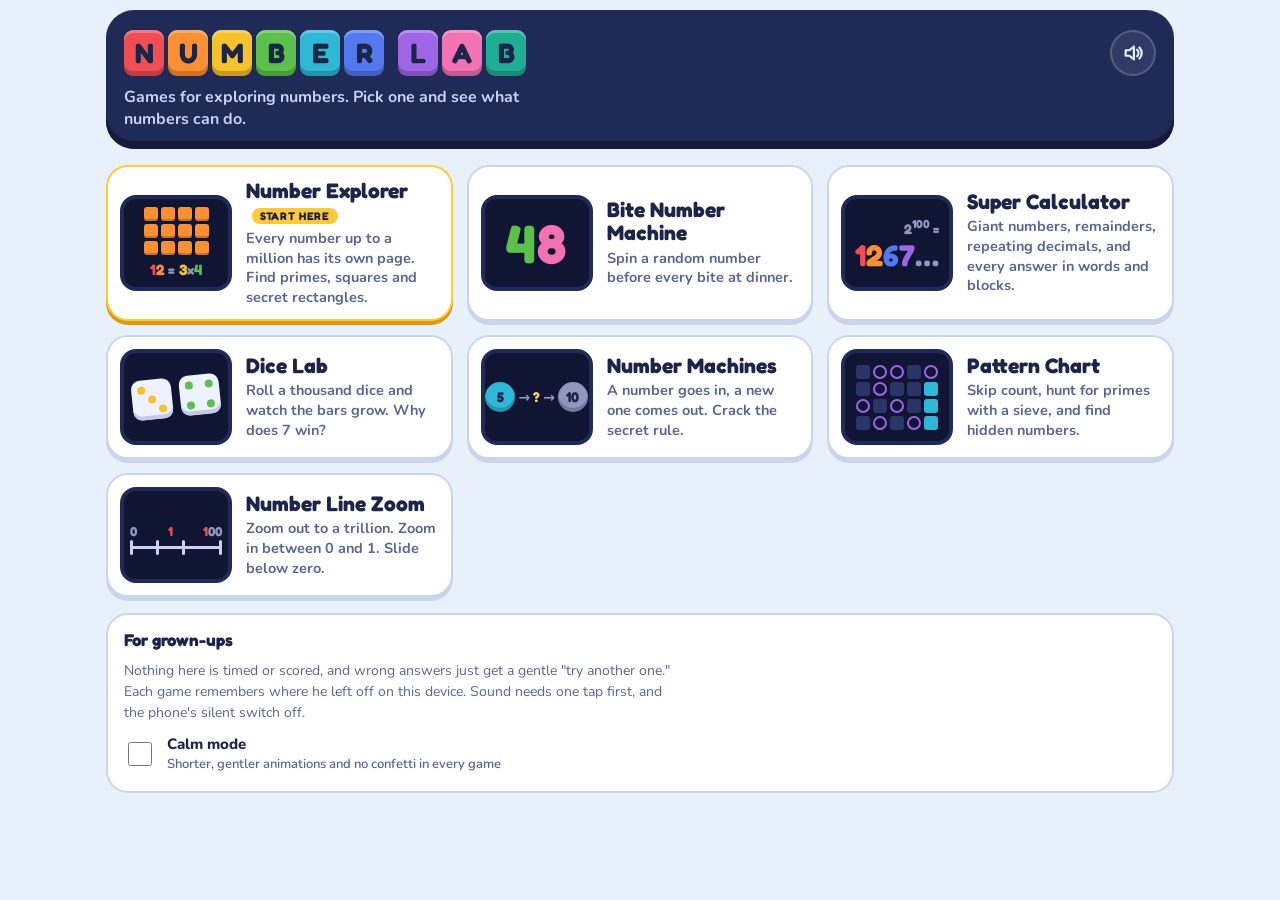
<file: index.html>
<!doctype html>
<html lang="en">
<head>
<meta charset="utf-8">
<meta name="viewport" content="width=device-width, initial-scale=1, viewport-fit=cover">
<meta name="apple-mobile-web-app-capable" content="yes">
<meta name="mobile-web-app-capable" content="yes">
<meta name="apple-mobile-web-app-title" content="Number Lab">
<meta name="theme-color" content="#1f2a57">
<link rel="apple-touch-icon" href="icon-180.png">
<link rel="manifest" href="manifest.webmanifest">
<link rel="icon" type="image/png" href="icon-192.png">
<title>Number Lab</title>
<link rel="preconnect" href="https://fonts.googleapis.com">
<link rel="preconnect" href="https://fonts.gstatic.com" crossorigin>
<link rel="stylesheet" href="https://fonts.googleapis.com/css2?family=Fredoka:wght@500;600;700&family=Nunito:wght@500;700;800&display=swap">
<link rel="stylesheet" href="shared/app.css">
<style>
  /* Home: a title band in machine navy with the name in colored blocks, then a grid of game cards.
     Each card has a small drawn preview of its game in a navy window. */
  .hero { background: var(--machine); color: var(--window-fg); border-radius: 28px; padding: 20px 18px 18px;
    box-shadow: inset 0 -8px 0 var(--machine-edge); display: grid; gap: 10px; position: relative; }
  .hero-row { display: flex; align-items: center; gap: 12px; }
  .title { flex: 1; min-width: 0; display: flex; flex-wrap: wrap; gap: 6px 14px; align-items: center; }
  .word { display: flex; gap: 4px; }
  .word b { width: 40px; height: 46px; border-radius: 9px; display: grid; place-items: center; background: var(--c);
    color: #1c2448; font-family: var(--font-display); font-weight: 700; font-size: 28px; box-shadow: inset 0 -5px 0 rgba(0,0,0,.2), inset 0 3px 0 rgba(255,255,255,.25); }
  .hero p { margin: 0; color: #c9d1f5; font-weight: 700; font-size: 16px; max-width: 46ch; }
  .hero .nl-round { background: rgba(255,255,255,.08); border-color: rgba(255,255,255,.18); color: var(--window-fg); }
  .hero .nl-round[aria-pressed="false"] { color: #8e98bf; }
  .count { font-family: var(--font-display); font-weight: 600; color: #ffd95c; }

  .games { display: grid; gap: 14px; grid-template-columns: repeat(auto-fill, minmax(min(100%, 300px), 1fr)); }
  .game { display: grid; grid-template-columns: 112px minmax(0, 1fr); gap: 14px; align-items: center; text-decoration: none; color: var(--fg);
    background: var(--surface); border: 2px solid var(--line); border-radius: 22px; padding: 12px; box-shadow: 0 4px 0 var(--line);
    transition: transform .06s, box-shadow .06s; }
  .game:active { transform: translateY(4px); box-shadow: 0 0 0 var(--line); }
  .game h2 { font-size: 21px; }
  .game p { margin: 4px 0 0; color: var(--muted); font-weight: 700; font-size: 14.5px; line-height: 1.35; }
  .pic { width: 112px; height: 96px; border-radius: 16px; background: var(--window); border: 4px solid var(--machine);
    display: grid; place-items: center; overflow: hidden; position: relative; font-family: var(--font-display); font-weight: 700; }
  .feature { border-color: var(--button); box-shadow: 0 4px 0 var(--button-edge); }
  .feature:active { box-shadow: 0 0 0 var(--button-edge); }
  .tag { display: inline-block; font-size: 11px; font-weight: 800; letter-spacing: .06em; text-transform: uppercase; background: var(--button); color: var(--button-fg);
    padding: 2px 8px; border-radius: 999px; vertical-align: middle; margin-left: 6px; }

  /* tiny previews */
  .p-big { font-size: 54px; line-height: 1; letter-spacing: .02em; }
  .p-arr { display: grid; grid-template-columns: repeat(4, 14px); gap: 3px; }
  .p-arr i, .p-grid i { width: 14px; height: 14px; border-radius: 3px; background: var(--d2); box-shadow: inset 0 -2px 0 rgba(0,0,0,.2); }
  .p-ex { display: grid; gap: 4px; justify-items: center; }
  .p-ex span { font-size: 15px; }
  .die { width: 40px; height: 40px; border-radius: 9px; background: #eef1ff; display: grid; grid-template: repeat(3, 1fr) / repeat(3, 1fr); padding: 5px; box-shadow: inset 0 -4px 0 #c3cae8; }
  .die i { width: 8px; height: 8px; border-radius: 50%; background: var(--c); place-self: center; }
  .dice { display: flex; gap: 8px; transform: rotate(-6deg); }
  .ball { width: 30px; height: 30px; border-radius: 50%; display: grid; place-items: center; background: var(--c); color: #1c2448; font-size: 14px; box-shadow: inset 0 -4px 0 rgba(0,0,0,.2); }
  .p-mach { display: flex; align-items: center; gap: 3px; color: #8e98bf; font-size: 14px; }
  .p-grid { display: grid; grid-template-columns: repeat(5, 14px); gap: 3px; }
  .p-grid i { background: #2a3566; box-shadow: none; }
  .p-grid i.on { background: var(--d5); }
  .p-grid i.pr { background: transparent; box-shadow: inset 0 0 0 2px var(--d7); border-radius: 50%; }
  .p-calc { display: grid; justify-items: end; gap: 2px; padding: 0 10px; width: 100%; }
  .p-calc small { color: #8e98bf; font-size: 14px; }
  .p-calc span { font-size: 30px; line-height: 1; }
  .p-line { width: 92px; display: grid; gap: 6px; }
  .p-line .ln { height: 3px; background: #c9d1f5; border-radius: 2px; position: relative; }
  .p-line .ln i { position: absolute; top: -6px; width: 3px; height: 15px; background: #c9d1f5; border-radius: 2px; }
  .p-line .lb { display: flex; justify-content: space-between; font-size: 13px; }

  .grown { color: var(--muted); font-size: 14px; line-height: 1.5; display: grid; gap: 10px; }
  .grown h2 { font-size: 17px; color: var(--fg); }
  .grown p { margin: 0; max-width: 70ch; }
  .opt { display: flex; align-items: center; gap: 12px; font-weight: 800; color: var(--fg); font-size: 15px; }
  .opt input { width: 24px; height: 24px; accent-color: var(--d6); }
  .opt small { display: block; color: var(--muted); font-weight: 600; font-size: 13px; }
</style>
</head>
<body>
<div class="nl-app">
  <section class="hero" aria-label="Number Lab">
    <div class="hero-row">
      <h1 class="title" aria-label="Number Lab">
        <span class="word" aria-hidden="true"><b style="--c:var(--d1)">N</b><b style="--c:var(--d2)">U</b><b style="--c:var(--d3)">M</b><b style="--c:var(--d4)">B</b><b style="--c:var(--d5)">E</b><b style="--c:var(--d6)">R</b></span>
        <span class="word" aria-hidden="true"><b style="--c:var(--d7)">L</b><b style="--c:var(--d8)">A</b><b style="--c:var(--d9)">B</b></span>
      </h1>
      <button class="nl-round nl-sound" aria-label="Sound"></button>
    </div>
    <p>Games for exploring numbers. Pick one and see what numbers can do.</p>
  </section>

  <nav class="games" aria-label="Games">
    <a class="game feature" href="explorer.html">
      <div class="pic" aria-hidden="true"><div class="p-ex"><div class="p-arr"><i></i><i></i><i></i><i></i><i></i><i></i><i></i><i></i><i></i><i></i><i></i><i></i></div><span class="nl-digits"><span style="--c:var(--d1)">1</span><span style="--c:var(--d2)">2</span> <span style="color:#8e98bf">=</span> <span style="--c:var(--d3)">3</span><span style="color:#8e98bf">×</span><span style="--c:var(--d4)">4</span></span></div></div>
      <div><h2>Number Explorer<span class="tag">Start here</span></h2><p>Every number up to a million has its own page. Find primes, squares and secret rectangles.</p></div>
    </a>
    <a class="game" href="bite.html">
      <div class="pic" aria-hidden="true"><span class="p-big nl-digits"><span style="--c:var(--d4)">4</span><span style="--c:var(--d8)">8</span></span></div>
      <div><h2>Bite Number Machine</h2><p>Spin a random number before every bite at dinner.</p></div>
    </a>
    <a class="game" href="calc.html">
      <div class="pic" aria-hidden="true"><div class="p-calc"><small>2<sup>100</sup> =</small><span class="nl-digits"><span style="--c:var(--d1)">1</span><span style="--c:var(--d2)">2</span><span style="--c:var(--d6)">6</span><span style="--c:var(--d7)">7</span><span style="color:#8e98bf">…</span></span></div></div>
      <div><h2>Super Calculator</h2><p>Giant numbers, remainders, repeating decimals, and every answer in words and blocks.</p></div>
    </a>
    <a class="game" href="dice.html">
      <div class="pic" aria-hidden="true"><div class="dice">
        <div class="die" style="--c:var(--d3)"><i style="grid-area:1/1"></i><i style="grid-area:2/2"></i><i style="grid-area:3/3"></i></div>
        <div class="die" style="--c:var(--d4)"><i style="grid-area:1/1"></i><i style="grid-area:1/3"></i><i style="grid-area:3/1"></i><i style="grid-area:3/3"></i></div>
      </div></div>
      <div><h2>Dice Lab</h2><p>Roll a thousand dice and watch the bars grow. Why does 7 win?</p></div>
    </a>
    <a class="game" href="machines.html">
      <div class="pic" aria-hidden="true"><div class="p-mach"><span class="ball" style="--c:var(--d5)">5</span>→<span style="color:#ffd95c">?</span>→<span class="ball" style="--c:var(--d0)">10</span></div></div>
      <div><h2>Number Machines</h2><p>A number goes in, a new one comes out. Crack the secret rule.</p></div>
    </a>
    <a class="game" href="chart.html">
      <div class="pic" aria-hidden="true"><div class="p-grid">
        <i></i><i class="pr"></i><i class="pr"></i><i></i><i class="on pr"></i>
        <i></i><i class="pr"></i><i></i><i></i><i class="on"></i>
        <i class="pr"></i><i></i><i class="pr"></i><i></i><i class="on"></i>
        <i></i><i class="pr"></i><i></i><i class="pr"></i><i class="on"></i>
      </div></div>
      <div><h2>Pattern Chart</h2><p>Skip count, hunt for primes with a sieve, and find hidden numbers.</p></div>
    </a>
    <a class="game" href="zoom.html">
      <div class="pic" aria-hidden="true"><div class="p-line">
        <div class="lb nl-digits"><span style="--c:var(--d0)">0</span><span style="--c:var(--d1)">1</span><span><span style="--c:var(--d1)">1</span><span style="--c:var(--d0)">0</span><span style="--c:var(--d0)">0</span></span></div>
        <div class="ln"><i style="left:0"></i><i style="left:28%"></i><i style="left:56%"></i><i style="left:calc(100% - 3px)"></i></div>
      </div></div>
      <div><h2>Number Line Zoom</h2><p>Zoom out to a trillion. Zoom in between 0 and 1. Slide below zero.</p></div>
    </a>
  </nav>

  <section class="nl-card grown" aria-labelledby="grownTitle">
    <h2 id="grownTitle">For grown-ups</h2>
    <p>Nothing here is timed or scored, and wrong answers just get a gentle "try another one." Each game remembers where he left off on this device. Sound needs one tap first, and the phone's silent switch off.</p>
    <label class="opt"><input type="checkbox" id="calm"><span>Calm mode<small>Shorter, gentler animations and no confetti in every game</small></span></label>
  </section>
</div>
<script src="shared/app.js"></script>
<script>
(() => {
  "use strict";
  const calm = document.getElementById("calm");
  calm.checked = !!NL.settings.calm;
  calm.addEventListener("change", () => { NL.settings.calm = calm.checked; NL.saveSettings(); });
  document.querySelectorAll(".game").forEach((a, i) => a.addEventListener("pointerdown", () => NL.sfx.blip(i)));
})();
</script>
</body>
</html>
</file>
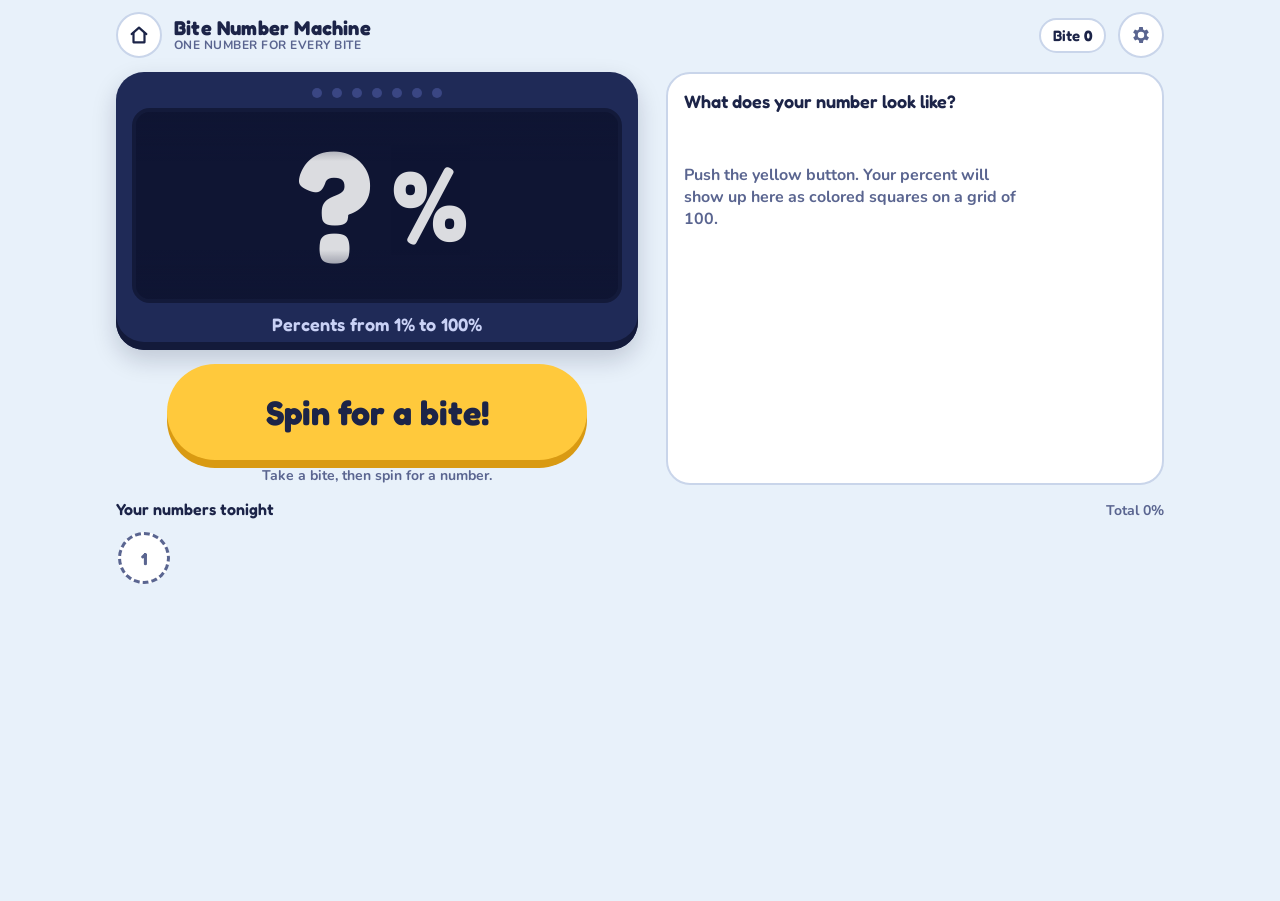
<file: bite.html>
<!doctype html>
<html lang="en">
<head>
<meta charset="utf-8">
<meta name="viewport" content="width=device-width, initial-scale=1, viewport-fit=cover">
<meta name="apple-mobile-web-app-capable" content="yes">
<meta name="mobile-web-app-capable" content="yes">
<meta name="theme-color" content="#1f2a57">
<link rel="apple-touch-icon" href="icon-180.png">
<link rel="manifest" href="manifest.webmanifest">
<link rel="icon" type="image/png" href="icon-192.png">
<style>:root{padding-top:env(safe-area-inset-top,0px);padding-bottom:env(safe-area-inset-bottom,0px)}body{margin:0}</style>
<title>Bite Number Machine · Number Lab</title>
<meta name="claude:viewport-fit-sides" content="cover">
<link rel="preconnect" href="https://fonts.googleapis.com">
<link rel="preconnect" href="https://fonts.gstatic.com" crossorigin>
<link rel="stylesheet" href="https://fonts.googleapis.com/css2?family=Fredoka:wght@500;600;700&family=Nunito:wght@500;700;800&display=swap">
<style>
/* Layout: one-screen dinner app. Machine window + big button on top, place-value blocks and number facts under it,
   bite plates along the bottom. Two columns on wide screens. The machine itself is always dark navy so the
   colored digits glow the same in both themes. */
:root {
  --bg: #e8f1fa;
  --surface: #ffffff;
  --fg: #1c2448;
  --muted: #5a6590;
  --line: #c9d5ea;
  --machine: #1f2a57;
  --machine-edge: #131a3a;
  --window: #0f1533;
  --button: #ffc93c;
  --button-edge: #d99a12;
  --button-fg: #1c2448;
  --good: #2f9e6e;
  --d0: #8e98bf; --d1: #f04d54; --d2: #ff8f33; --d3: #f7c22c; --d4: #5cc14a;
  --d5: #2fb7d6; --d6: #5478ed; --d7: #9e66e6; --d8: #f272b3; --d9: #1fae94;
  --font-display: "Fredoka", "Nunito", ui-rounded, "Arial Rounded MT Bold", system-ui, sans-serif;
  --font-body: "Nunito", ui-rounded, system-ui, -apple-system, "Segoe UI", sans-serif;
}
@media (prefers-color-scheme: dark) {
  :root:not([data-theme="light"]) {
    --bg: #0e1430; --surface: #182044; --fg: #eef1ff; --muted: #a2abd4; --line: #2c3766;
    --machine: #27336a; --machine-edge: #0a0f26; --window: #090d22;
    --button: #ffc93c; --button-edge: #b47d0a; --button-fg: #1c2448; --good: #4cc792;
    color-scheme: dark;
  }
}
:root[data-theme="dark"] {
  --bg: #0e1430; --surface: #182044; --fg: #eef1ff; --muted: #a2abd4; --line: #2c3766;
  --machine: #27336a; --machine-edge: #0a0f26; --window: #090d22;
  --button: #ffc93c; --button-edge: #b47d0a; --button-fg: #1c2448; --good: #4cc792;
  color-scheme: dark;
}

html, body { height: 100%; }
[hidden] { display: none !important; }
body {
  background: var(--bg); color: var(--fg); font-family: var(--font-body); font-size: 16px;
  -webkit-tap-highlight-color: transparent; overscroll-behavior: none;
}
* { box-sizing: border-box; }
button { font: inherit; color: inherit; }
button:focus-visible, [tabindex]:focus-visible { outline: 3px solid var(--d6); outline-offset: 3px; }

.app {
  min-height: 100%; max-width: 1080px; margin: 0 auto;
  padding-left: max(16px, env(safe-area-inset-left, 0px));
  padding-right: max(16px, env(safe-area-inset-right, 0px));
  padding-block: 12px 20px;
  display: grid; gap: 14px;
  grid-template-columns: 1fr;
  grid-template-areas: "top" "machine" "go" "blocks" "plates";
  align-content: start;
}
@media (min-width: 860px) {
  .app {
    grid-template-columns: minmax(0, 1.05fr) minmax(0, 1fr);
    grid-template-areas: "top top" "machine blocks" "go blocks" "plates plates";
    column-gap: 28px;
  }
}

/* top bar */
.top { grid-area: top; display: flex; align-items: center; gap: 12px; }
.brand { font-family: var(--font-display); font-weight: 700; font-size: 20px; letter-spacing: 0.01em; line-height: 1.1; flex: 1; min-width: 0; }
.brand small { display: block; font-family: var(--font-body); font-weight: 700; font-size: 12px; color: var(--muted); letter-spacing: 0.04em; text-transform: uppercase; }
.stat { font-family: var(--font-display); font-weight: 600; font-size: 15px; background: var(--surface); border: 2px solid var(--line); border-radius: 999px; padding: 6px 12px; white-space: nowrap; font-variant-numeric: tabular-nums; }
.stat b { font-weight: 700; }
.gear {
  position: relative; width: 46px; height: 46px; border-radius: 50%; border: 2px solid var(--line);
  background: var(--surface); display: grid; place-items: center; cursor: pointer; flex: none; touch-action: none;
}
.gear svg.cog { width: 22px; height: 22px; fill: var(--muted); }
.gear svg.ring { position: absolute; inset: -2px; width: 46px; height: 46px; transform: rotate(-90deg); pointer-events: none; }
.gear svg.ring circle { fill: none; stroke: var(--d6); stroke-width: 4; stroke-dasharray: 132; stroke-dashoffset: 132; }

/* the machine */
.machine {
  grid-area: machine; background: var(--machine); border-radius: 28px; padding: 16px 16px 14px;
  box-shadow: inset 0 -8px 0 var(--machine-edge), 0 10px 24px rgba(10, 16, 50, 0.18);
  display: grid; gap: 10px; position: relative;
}
.lights { display: flex; justify-content: center; gap: 10px; }
.lights i { width: 10px; height: 10px; border-radius: 50%; background: #3a4683; transition: background 0.2s; }
.machine.spinning .lights i { animation: blink 0.5s steps(2) infinite; }
.lights i:nth-child(2n) { animation-delay: 0.25s !important; }
@keyframes blink { 0% { background: #ffd95c; box-shadow: 0 0 10px #ffd95c; } 100% { background: #3a4683; box-shadow: none; } }
.machine.won .lights i { background: #ffd95c; box-shadow: 0 0 10px #ffd95c; }

.window {
  background: var(--window); border-radius: 18px; border: 4px solid var(--machine-edge);
  display: flex; justify-content: center; align-items: center; padding: 6px 10px; overflow: hidden;
  cursor: pointer; position: relative;
}
.window::before, .window::after { /* soft shading top and bottom like a real reel window */
  content: ""; position: absolute; left: 0; right: 0; height: 26%; pointer-events: none; z-index: 2;
}
.window::before { top: 0; background: linear-gradient(var(--window), transparent); }
.window::after { bottom: 0; background: linear-gradient(transparent, var(--window)); }
.reels { display: flex; font-family: var(--font-display); font-weight: 700; font-size: clamp(84px, 27vw, 156px); line-height: 1; }
.reel { height: 1.12em; width: 0.64em; overflow: hidden; position: relative; transition: width 0.28s ease, opacity 0.28s ease; }
.reel.collapsed { width: 0; opacity: 0; }
.strip { position: absolute; left: 0; right: 0; top: 0; will-change: transform; }
.cell { height: 1.12em; display: flex; align-items: center; justify-content: center; font-variant-numeric: tabular-nums; }
.cell.q { color: #ffffff; opacity: 0.85; }
.pctsign { display: none; font-family: var(--font-display); font-weight: 700; font-size: clamp(54px, 17vw, 100px); line-height: 1; color: #ffffff; opacity: 0.85; padding-left: 0.06em; }
.window.pct .pctsign { display: block; }
.window.pct.wide .reels { font-size: clamp(70px, 20vw, 136px); }
.window.pct.wide .pctsign { font-size: clamp(46px, 13vw, 88px); }
.readout { text-align: center; color: #c9d1f5; font-family: var(--font-display); font-weight: 600; font-size: 18px; min-height: 1.3em; letter-spacing: 0.01em; }

/* the big button */
.go { grid-area: go; display: grid; justify-items: center; gap: 6px; }
.big {
  position: relative; width: min(100%, 420px); height: 96px; border: none; border-radius: 999px; cursor: pointer;
  background: var(--button); color: var(--button-fg); font-family: var(--font-display); font-weight: 700; font-size: 34px;
  box-shadow: 0 8px 0 var(--button-edge); transform: translateY(0); transition: transform 0.06s, box-shadow 0.06s;
  overflow: hidden; touch-action: manipulation; user-select: none; -webkit-user-select: none;
}
.big:active:not([disabled]) { transform: translateY(6px); box-shadow: 0 2px 0 var(--button-edge); }
.big[disabled] { cursor: default; }
.big .fill { position: absolute; inset: 0; background: rgba(28, 36, 72, 0.16); transform-origin: left; transform: scaleX(0); }
.big .label { position: relative; z-index: 1; }
.big.wait { background: #ffe39a; box-shadow: 0 8px 0 #e3bd5c; }
.hint { font-size: 14px; color: var(--muted); font-weight: 700; text-align: center; }
@keyframes wiggle { 0%,100% { transform: rotate(0); } 25% { transform: rotate(-3deg); } 75% { transform: rotate(3deg); } }
.big.ready { animation: wiggle 0.4s ease 2; }

/* blocks + facts */
.blocks { grid-area: blocks; background: var(--surface); border: 2px solid var(--line); border-radius: 24px; padding: 16px; display: grid; gap: 14px; align-content: start; min-width: 0; }
.blocks h2 { margin: 0; font-family: var(--font-display); font-weight: 600; font-size: 18px; text-wrap: balance; }
.blocks h2 span { font-weight: 700; }
.groups { display: flex; flex-wrap: wrap; gap: 18px 22px; align-items: flex-end; min-height: 120px; }
.group { display: grid; gap: 8px; justify-items: start; }
.group .cap { font-family: var(--font-display); font-weight: 600; font-size: 16px; }
.flats { display: flex; flex-wrap: wrap; gap: 6px; max-width: 290px; }
.flat { width: 66px; height: 66px; border-radius: 5px; background-color: var(--c);
  background-image: linear-gradient(rgba(0,0,0,.16) 1px, transparent 1px), linear-gradient(90deg, rgba(0,0,0,.16) 1px, transparent 1px);
  background-size: 6.6px 6.6px; box-shadow: inset 0 -3px 0 rgba(0,0,0,.18); }
.rods { display: grid; gap: 5px; }
.rod { display: grid; grid-template-columns: repeat(10, 14px); gap: 2px; padding: 2px; border-radius: 5px; background: rgba(0,0,0,.12); }
.rod i { height: 14px; border-radius: 3px; background: var(--c); box-shadow: inset 0 -2px 0 rgba(0,0,0,.18); }
.frame { display: grid; grid-template-columns: repeat(5, 38px); grid-auto-rows: 38px; gap: 5px; }
.slot { border-radius: 8px; border: 2px dashed var(--line); position: relative; }
.slot.on { border: none; background: var(--c); box-shadow: inset 0 -5px 0 rgba(0,0,0,.18), inset 0 3px 0 rgba(255,255,255,.28); }
.slot.on::after { /* little face on each cube */
  content: ""; position: absolute; left: 10px; right: 10px; top: 12px; height: 5px;
  background: radial-gradient(circle at 3px 2.5px, #1c2448 2.5px, transparent 3px), radial-gradient(circle at calc(100% - 3px) 2.5px, #1c2448 2.5px, transparent 3px);
}
.grids { display: flex; flex-wrap: wrap; gap: 10px; align-items: flex-end; }
.hgrid { display: grid; grid-template-columns: repeat(10, var(--cs)); grid-auto-rows: var(--cs); gap: var(--cg); padding: var(--cg); border-radius: 8px; background: var(--bg); border: 2px solid var(--line); --cs: 22px; --cg: 3px; }
.hgrid.small { --cs: 6px; --cg: 1px; border-radius: 5px; }
.hgrid i { border-radius: 3px; background: transparent; box-shadow: inset 0 0 0 1px var(--line); }
.hgrid.small i { border-radius: 1px; }
.hgrid i.on { background: var(--c); box-shadow: inset 0 -2px 0 rgba(0,0,0,.18); }
.hgrid.small i.on { box-shadow: none; }
.empty { color: var(--muted); font-weight: 700; font-size: 16px; max-width: 34ch; }
.facts { display: flex; flex-wrap: wrap; gap: 8px; }
.fact { font-family: var(--font-display); font-weight: 600; font-size: 16px; padding: 7px 12px; border-radius: 12px; background: var(--bg); border: 2px solid var(--line); font-variant-numeric: tabular-nums; }
.fact.star { border-color: var(--d3); }

/* bite plates */
.plates { grid-area: plates; display: grid; gap: 8px; min-width: 0; }
.plates-head { display: flex; justify-content: space-between; align-items: baseline; gap: 12px; }
.plates-head h3 { margin: 0; font-family: var(--font-display); font-weight: 600; font-size: 16px; }
.plates-head span { color: var(--muted); font-weight: 700; font-size: 14px; }
.plate-row { display: flex; gap: 8px; overflow-x: auto; padding: 4px 2px 8px; scrollbar-width: thin; }
.plate {
  flex: none; width: 52px; height: 52px; border-radius: 50%; background: var(--surface); border: 3px solid var(--line);
  display: grid; place-items: center; font-family: var(--font-display); font-weight: 700; font-size: 17px; font-variant-numeric: tabular-nums;
}
.plate.pct4 { font-size: 14px; }
.plate.pct5 { font-size: 12px; }
.plate.full { border-color: var(--c); background: var(--c); color: #1c2448; }
.plate.bonus { border-style: dashed; }
.plate.next { border-style: dashed; border-color: var(--muted); }

/* parent panel + celebration */
.sheet-wrap { position: fixed; inset: 0; background: rgba(8, 12, 32, 0.55); display: grid; place-items: end center; z-index: 20;
  padding: 16px max(12px, env(safe-area-inset-right, 0px)) max(12px, env(safe-area-inset-bottom, 0px)) max(12px, env(safe-area-inset-left, 0px)); }
@media (min-width: 640px) { .sheet-wrap { place-items: center; } }
.sheet { width: min(100%, 560px); max-height: 100%; overflow-y: auto; background: var(--surface); color: var(--fg); border-radius: 24px; padding: 20px; display: grid; gap: 18px; }
.sheet h2 { margin: 0; font-family: var(--font-display); font-weight: 700; font-size: 24px; }
.row { display: grid; gap: 8px; }
.row > label, .row > .lab { font-weight: 800; font-size: 15px; }
.row p { margin: 0; color: var(--muted); font-size: 14px; line-height: 1.45; }
.seg { display: flex; flex-wrap: wrap; gap: 6px; }
.seg button { border: 2px solid var(--line); background: var(--bg); border-radius: 12px; padding: 9px 13px; font-weight: 800; font-size: 15px; cursor: pointer; font-variant-numeric: tabular-nums; }
.seg button[aria-pressed="true"] { background: var(--fg); color: var(--surface); border-color: var(--fg); }
.toggles { display: grid; gap: 10px; }
.toggle { display: flex; align-items: center; justify-content: space-between; gap: 12px; font-weight: 700; }
.toggle small { display: block; color: var(--muted); font-weight: 600; font-size: 13px; }
.toggle input { width: 46px; height: 28px; accent-color: var(--d6); flex: none; }
.actions { display: flex; flex-wrap: wrap; gap: 10px; }
.btn { border: 2px solid var(--line); background: var(--bg); border-radius: 14px; padding: 11px 16px; font-weight: 800; font-size: 15px; cursor: pointer; }
.btn.primary { background: var(--fg); color: var(--surface); border-color: var(--fg); }
.howto { margin: 0; padding-left: 20px; color: var(--muted); font-size: 14px; line-height: 1.5; display: grid; gap: 4px; }

.party { text-align: center; justify-items: center; }
.party .big-word { font-family: var(--font-display); font-weight: 700; font-size: 40px; line-height: 1.05; text-wrap: balance; }
.party-stats { display: grid; grid-template-columns: repeat(2, minmax(0, 1fr)); gap: 10px; width: 100%; }
.party-stats div { background: var(--bg); border-radius: 16px; padding: 10px; }
.party-stats b { display: block; font-family: var(--font-display); font-size: 34px; font-variant-numeric: tabular-nums; }
.party-stats span { color: var(--muted); font-weight: 700; font-size: 13px; text-transform: uppercase; letter-spacing: 0.05em; }
canvas.confetti { position: fixed; inset: 0; width: 100%; height: 100%; pointer-events: none; z-index: 30; }
.sr { position: absolute; width: 1px; height: 1px; overflow: hidden; clip: rect(0 0 0 0); white-space: nowrap; }

@media (prefers-reduced-motion: reduce) { .reel { transition: none; } .big.ready { animation: none; } .machine.spinning .lights i { animation: none; } }
.homebtn { width: 46px; height: 46px; border-radius: 50%; border: 2px solid var(--line); background: var(--surface); display: grid; place-items: center; flex: none; color: var(--fg); }
.homebtn svg { width: 22px; height: 22px; fill: none; stroke: currentColor; stroke-width: 2.4; stroke-linecap: round; stroke-linejoin: round; }
</style>

</head>
<body>
<div class="app" id="app">
  <header class="top">
    <a class="homebtn" href="./" aria-label="Back to Number Lab"><svg viewBox="0 0 24 24" aria-hidden="true"><path d="M4 11l8-7 8 7"/><path d="M6 10v10h12V10"/></svg></a>
    <div class="brand">Bite Number Machine<small>One number for every bite</small></div>
    <div class="stat" id="stat">Bite <b id="biteNo">0</b></div>
    <button class="gear" id="gear" aria-label="Grown-up settings. Press and hold.">
      <svg class="cog" viewBox="0 0 24 24" aria-hidden="true"><path d="M19.4 13a7.6 7.6 0 0 0 0-2l2.1-1.6-2-3.4-2.5 1a7.4 7.4 0 0 0-1.7-1L15 3.3h-4l-.4 2.7a7.4 7.4 0 0 0-1.7 1l-2.5-1-2 3.4L6.6 11a7.6 7.6 0 0 0 0 2l-2.1 1.6 2 3.4 2.5-1a7.4 7.4 0 0 0 1.7 1l.4 2.7h4l.4-2.7a7.4 7.4 0 0 0 1.7-1l2.5 1 2-3.4zM13 15.5a3.5 3.5 0 1 1 0-7 3.5 3.5 0 0 1 0 7z" transform="translate(-1 0)"/></svg>
      <svg class="ring" viewBox="0 0 46 46" aria-hidden="true"><circle cx="23" cy="23" r="21"/></svg>
    </button>
  </header>

  <section class="machine" id="machine" aria-label="Number machine">
    <div class="lights" aria-hidden="true"><i></i><i></i><i></i><i></i><i></i><i></i><i></i></div>
    <div class="window" id="window" title="Tap to hear the number again"><div class="reels" id="reels"></div><div class="pctsign" id="pctSign" aria-hidden="true">%</div></div>
    <div class="readout" id="readout">Numbers 1 to 100</div>
  </section>

  <div class="go">
    <button class="big" id="big"><span class="fill" id="fill"></span><span class="label" id="bigLabel">Spin for a bite!</span></button>
    <div class="hint" id="hint">Take a bite, then spin for the next number.</div>
  </div>

  <section class="blocks" id="blocks" aria-live="polite">
    <h2 id="blocksTitle">What does your number look like?</h2>
    <div class="groups" id="groups"></div>
    <div class="facts" id="facts"></div>
  </section>

  <section class="plates">
    <div class="plates-head"><h3 id="platesTitle">Your numbers tonight</h3><span id="total">Total 0</span></div>
    <div class="plate-row" id="plateRow"></div>
  </section>
</div>
<div class="sr" aria-live="assertive" id="sr"></div>

<div class="sheet-wrap" id="parentWrap" hidden>
  <div class="sheet" role="dialog" aria-modal="true" aria-labelledby="parentTitle">
    <h2 id="parentTitle">Grown-up settings</h2>
    <div class="row">
      <span class="lab">Numbers from</span>
      <div class="seg" id="segMax">
        <button data-v="10">1–10</button><button data-v="20">1–20</button><button data-v="100">1–100</button><button data-v="1000">1–1000</button>
      </div>
    </div>
    <div class="row">
      <span class="lab">Bites this dinner</span>
      <div class="seg" id="segGoal">
        <button data-v="0">No goal</button><button data-v="5">5</button><button data-v="10">10</button><button data-v="15">15</button><button data-v="20">20</button><button data-v="30">30</button>
      </div>
      <p>With a goal, the plates fill up and there's a party at the end. He can keep spinning after that; extra bites count as bonus bites.</p>
    </div>
    <div class="row">
      <span class="lab">Wait between bites</span>
      <div class="seg" id="segWait">
        <button data-v="0">Off</button><button data-v="5">5 s</button><button data-v="10">10 s</button><button data-v="15">15 s</button><button data-v="20">20 s</button>
      </div>
      <p>The button fills up while he chews, then says "Ready!" Helps slow down fast eating.</p>
    </div>
    <div class="toggles">
      <label class="toggle"><span>Show as percentages<small>48 becomes 48%, shown on a grid of 100 squares</small></span><input type="checkbox" id="optPercent"></label>
      <label class="toggle"><span>Say the number out loud</span><input type="checkbox" id="optVoice"></label>
      <label class="toggle"><span>Machine sounds</span><input type="checkbox" id="optSound"></label>
      <label class="toggle"><span>Calm mode<small>Shorter, gentler spins and no confetti</small></span><input type="checkbox" id="optCalm"></label>
      <label class="toggle"><span>No repeats in a row<small>Never the same number twice in a row</small></span><input type="checkbox" id="optNoRepeat"></label>
    </div>
    <div class="actions">
      <button class="btn" id="undo">Undo last bite</button>
      <button class="btn" id="newMeal">Start a new dinner</button>
      <button class="btn primary" id="closeParent">Done</button>
    </div>
    <ol class="howto">
      <li>Prop the phone up where he can reach it. The screen stays on while this page is open.</li>
      <li>He takes a bite, then presses the yellow button. The machine spins and says his number.</li>
      <li>Tap the number window to hear it again.</li>
      <li>Settings open only when you press and hold the gear, so little fingers don't change them.</li>
      <li>No sound? Check the phone's silent switch and volume.</li>
    </ol>
  </div>
</div>

<div class="sheet-wrap" id="partyWrap" hidden>
  <div class="sheet party" role="dialog" aria-modal="true" aria-labelledby="partyTitle">
    <div class="big-word" id="partyTitle">All done!<br>Great eating!</div>
    <div class="party-stats">
      <div><b id="pBites">0</b><span>Bites</span></div>
      <div><b id="pTotal">0</b><span>All added up</span></div>
      <div><b id="pBig">0</b><span>Biggest</span></div>
      <div><b id="pSmall">0</b><span>Smallest</span></div>
    </div>
    <button class="btn primary" id="closeParty">Keep going</button>
  </div>
</div>

<script>
(() => {
  "use strict";
  const $ = (id) => document.getElementById(id);
  const DIGIT = (d) => `var(--d${d})`;

  // ---------- saved state (per device; page works without it) ----------
  const DEFAULTS = { max: 100, goal: 0, wait: 0, voice: true, sound: true, calm: false, noRepeat: false, percent: true };
  const load = (k, fallback) => { try { const v = JSON.parse(localStorage.getItem(k)); return v ?? fallback; } catch { return fallback; } };
  const save = (k, v) => { try { localStorage.setItem(k, JSON.stringify(v)); } catch { /* storage blocked */ } };
  let S = Object.assign({}, DEFAULTS, load("bnm-settings", {}));
  let meal = load("bnm-meal", null);
  if (!meal || !Array.isArray(meal.bites) || Date.now() - (meal.at || 0) > 4 * 3600e3) meal = { bites: [], at: Date.now(), partied: false };
  const persist = () => { save("bnm-settings", S); meal.at = Date.now(); save("bnm-meal", meal); };

  const fmt = (n) => n.toLocaleString("en-US") + (S.percent ? "%" : "");
  const calm = () => S.calm || matchMedia("(prefers-reduced-motion: reduce)").matches;

  // ---------- fair random numbers ----------
  function randInt(max) {           // uniform 1..max, no modulo bias
    const lim = Math.floor(0x100000000 / max) * max;
    const a = new Uint32Array(1);
    do { crypto.getRandomValues(a); } while (a[0] >= lim);
    return (a[0] % max) + 1;
  }
  function pick() {
    const last = meal.bites[meal.bites.length - 1];
    let n = randInt(S.max);
    if (S.noRepeat && S.max > 1) while (n === last) n = randInt(S.max);
    return n;
  }

  // ---------- sound ----------
  let ctx = null, master = null;
  const clips = new Map();
  function unlockAudio() {
    if (!ctx) {
      try { if (navigator.audioSession) navigator.audioSession.type = "playback"; } catch { }
      const AC = window.AudioContext || window.webkitAudioContext;
      if (!AC) return;
      ctx = new AC();
      master = ctx.createGain(); master.gain.value = 0.9; master.connect(ctx.destination);
      preloadVoice();
    }
    if (ctx.state === "suspended") ctx.resume();
  }
  async function getClip(key) {
    if (clips.has(key)) return clips.get(key);
    const p = fetch(`voice/${key}.mp3`).then((r) => { if (!r.ok) throw new Error(r.status); return r.arrayBuffer(); })
      .then((b) => new Promise((res, rej) => ctx.decodeAudioData(b, res, rej))).catch(() => null);
    clips.set(key, p);
    return p;
  }
  function preloadVoice() {
    const keys = ["done", "ready", "hello", "percent"];
    for (let n = 1; n <= Math.min(100, S.max); n++) keys.push("n" + n);
    let i = 0;
    const next = () => { if (i < keys.length) getClip(keys[i++]).then(next); };
    next(); next(); next();
  }
  function browserSay(text) {
    try {
      const u = new SpeechSynthesisUtterance(text); u.rate = 0.95; u.pitch = 1.15;
      speechSynthesis.cancel(); speechSynthesis.speak(u);
    } catch { }
  }
  let voiceSrc = null;
  let sayId = 0;
  async function say(key, fallbackText) {   // resolves true when the clip played to the end
    if (!S.voice || !ctx) return false;
    const id = ++sayId;
    const buf = await getClip(key);
    if (id !== sayId) return false;
    if (!buf) { browserSay(fallbackText); return false; }
    try { voiceSrc && voiceSrc.stop(); } catch { }
    const s = ctx.createBufferSource(); s.buffer = buf;
    const g = ctx.createGain(); g.gain.value = 1.0;
    s.connect(g).connect(master); s.start(); voiceSrc = s;
    return new Promise((res) => { s.onended = () => res(id === sayId && voiceSrc === s); });
  }
  async function sayNumber(n) {
    if (n > 100) { if (S.voice) browserSay(S.percent ? `${n} percent` : String(n)); return; }
    const pct = S.percent;
    const finished = await say("n" + n, pct ? `${n} percent` : String(n));
    if (pct && finished) say("percent", "percent");
  }
  function tone(freq, dur, vol, type = "sine", when = 0) {
    if (!S.sound || !ctx) return;
    const t = ctx.currentTime + when;
    const o = ctx.createOscillator(), g = ctx.createGain();
    o.type = type; o.frequency.setValueAtTime(freq, t);
    g.gain.setValueAtTime(0.0001, t); g.gain.exponentialRampToValueAtTime(vol, t + 0.006);
    g.gain.exponentialRampToValueAtTime(0.0001, t + dur);
    o.connect(g).connect(master); o.start(t); o.stop(t + dur + 0.02);
  }
  const midi = (m) => 440 * Math.pow(2, (m - 69) / 12);
  const PENTA = [0, 2, 4, 7, 9, 12, 14, 16, 19, 21, 24, 26, 28, 31, 33, 36, 38, 40, 43, 45];
  let lastTick = 0;
  function tick() { const now = performance.now(); if (now - lastTick < 28) return; lastTick = now; tone(2100, 0.02, 0.05, "triangle"); }
  function clunk() { tone(190, 0.09, 0.18, "triangle"); tone(95, 0.12, 0.12, "sine"); }
  function chime() { [72, 76, 79, 84].forEach((m, i) => { tone(midi(m), 0.6, 0.12, "sine", i * 0.07); tone(midi(m + 12), 0.25, 0.03, "sine", i * 0.07); }); }
  function blip(i) { tone(midi(67 + PENTA[i % PENTA.length]), 0.18, 0.08, "sine"); }

  // ---------- reels ----------
  const reelsEl = $("reels");
  let reelCount = 0;
  function buildReels(showQ) {
    reelCount = String(S.max).length;
    reelsEl.innerHTML = "";
    $("window").classList.toggle("pct", S.percent);
    $("window").classList.toggle("wide", reelCount > 3);
    for (let i = 0; i < reelCount; i++) {
      const r = document.createElement("div"); r.className = "reel";
      const s = document.createElement("div"); s.className = "strip";
      r.appendChild(s); reelsEl.appendChild(r);
    }
    const last = meal.bites[meal.bites.length - 1];
    if (last && last <= S.max && !showQ) showNumber(last); else showQuestion();
  }
  function cell(d) {
    const c = document.createElement("div"); c.className = "cell";
    if (d === "?") { c.classList.add("q"); c.textContent = "?"; } else { c.textContent = d; c.style.color = DIGIT(d); }
    return c;
  }
  function showQuestion() {
    [...reelsEl.children].forEach((r, i) => {
      r.classList.toggle("collapsed", i !== reelCount - 1);
      const s = r.firstChild; s.innerHTML = ""; s.style.transform = ""; s.appendChild(cell("?"));
    });
  }
  function showNumber(n) {
    const ds = String(n).padStart(reelCount, "0").split("").map(Number);
    const lead = reelCount - String(n).length;
    [...reelsEl.children].forEach((r, i) => {
      r.classList.toggle("collapsed", i < lead);
      const s = r.firstChild; s.innerHTML = ""; s.style.transform = ""; s.appendChild(cell(ds[i]));
    });
  }

  function spinReels(n) {
    return new Promise((resolve) => {
      const ds = String(n).padStart(reelCount, "0").split("").map(Number);
      const lead = reelCount - String(n).length;
      const reels = [...reelsEl.children];
      const h = reels[0].getBoundingClientRect().height || reels[reelCount - 1].getBoundingClientRect().height;
      const quiet = calm();
      let done = 0;
      const tracking = [];
      reels.forEach((r, i) => {
        r.classList.remove("collapsed");
        const s = r.firstChild;
        const cur = s.lastChild && s.lastChild.textContent !== "?" ? Number(s.lastChild.textContent) : Math.floor(Math.random() * 10);
        const steps = quiet ? 6 + i * 3 : 16 + i * 9;
        s.innerHTML = "";
        s.appendChild(cell(cur));
        let d = cur;
        for (let k = 1; k < steps; k++) { d = (d + 1) % 10; s.appendChild(cell(d)); }
        s.appendChild(cell(ds[i]));
        const dist = (s.children.length - 1) * h;
        const dur = quiet ? 520 + i * 220 : 1000 + i * 520;
        const anim = s.animate([{ transform: "translateY(0)" }, { transform: `translateY(${-dist}px)` }],
          { duration: dur, easing: quiet ? "cubic-bezier(.3,.7,.4,1)" : "cubic-bezier(.12,.55,.22,1)", fill: "forwards" });
        tracking.push({ s, h, last: 0, live: true });
        anim.onfinish = () => {
          tracking[i].live = false;
          s.innerHTML = ""; s.appendChild(cell(ds[i])); anim.cancel(); s.style.transform = "";
          if (!quiet) r.animate([{ transform: "translateY(-7px)" }, { transform: "translateY(3px)" }, { transform: "translateY(0)" }], { duration: 220, easing: "ease-out" });
          clunk();
          if (i < lead) r.classList.add("collapsed");
          if (++done === reelCount) resolve();
        };
      });
      const watch = () => {
        let any = false;
        for (const t of tracking) {
          if (!t.live) continue;
          any = true;
          const m = new DOMMatrixReadOnly(getComputedStyle(t.s).transform);
          const idx = Math.floor(-m.m42 / t.h + 0.5);
          if (idx !== t.last) { t.last = idx; tick(); }
        }
        if (any) requestAnimationFrame(watch);
      };
      requestAnimationFrame(watch);
    });
  }

  // ---------- number facts ----------
  const ONES = ["zero","one","two","three","four","five","six","seven","eight","nine","ten","eleven","twelve","thirteen","fourteen","fifteen","sixteen","seventeen","eighteen","nineteen"];
  const TENS = ["","","twenty","thirty","forty","fifty","sixty","seventy","eighty","ninety"];
  function words(n) {
    if (n === 1000) return "one thousand";
    let out = [];
    if (n >= 100) { out.push(ONES[Math.floor(n / 100)] + " hundred"); n %= 100; }
    if (n >= 20) { out.push(TENS[Math.floor(n / 10)] + (n % 10 ? "-" + ONES[n % 10] : "")); }
    else if (n > 0) out.push(ONES[n]);
    return out.join(" and ");
  }
  const isPrime = (n) => { if (n < 2) return false; for (let k = 2; k * k <= n; k++) if (n % k === 0) return false; return true; };
  function facts(n) {
    const f = [];
    const r = Math.round(Math.sqrt(n));
    if (n > 1 && r * r === n) f.push({ t: `Square number! ${r} × ${r} = ${n}`, star: true });
    if (isPrime(n)) f.push({ t: `${n} is a prime number`, star: true });
    if (n >= 11 && new Set(String(n)).size === 1) f.push({ t: `All the same digits!`, star: true });
    if (n === S.max) f.push({ t: `The biggest number it can make!`, star: true });
    if (n % 2 === 0) f.push({ t: `Even: ${n / 2} + ${n / 2}` });
    else f.push({ t: `Odd: ${(n - 1) / 2} + ${(n + 1) / 2}` });
    if (n % 10 === 0) f.push({ t: `Ends in zero!` });
    else if (n < 10) f.push({ t: `Make ten: ${n} + ${10 - n} = 10` });
    else { const up = Math.ceil(n / 10) * 10; f.push({ t: `Next ten: ${n} + ${up - n} = ${up}` }); }
    f.push({ t: `One less ${n - 1} · One more ${n + 1}` });
    if (n <= 500) f.push({ t: `Double it: ${n * 2}` });
    return f.slice(0, 5);
  }

  const gcd = (a, b) => (b ? gcd(b, a % b) : a);
  const NAMED = { 100: "100% means all of it!", 50: "50% is one half", 25: "25% is one quarter", 75: "75% is three quarters",
    20: "20% is one fifth", 10: "10% is one tenth", 200: "200% is double", 1000: "1000% is ten times as much" };
  function pctFacts(n) {
    const f = [];
    if (NAMED[n]) f.push({ t: NAMED[n], star: true });
    if (n > 100 && n !== 200 && n !== 1000) f.push({ t: `More than all of it: ${n / 100} times as much`, star: true });
    if (n === S.max && n !== 100 && n !== 1000) f.push({ t: `The biggest percent it can make!`, star: true });
    const g = gcd(n, 100);
    if (n <= 100) f.push({ t: g === 1 || g === 100 ? `${n} out of every 100` : `${n} out of 100 = ${n / g} out of ${100 / g}` });
    else f.push({ t: `Half of it: ${n / 2}%` });
    f.push({ t: `As a decimal: ${n / 100}` });
    if (n < 100) f.push({ t: `${n}% + ${100 - n}% = 100%` });
    if (n <= 500) f.push({ t: `Double it: ${n * 2}%` });
    return f.slice(0, 5);
  }
  function hundredGrid(filled, color, small, units) {
    const g = document.createElement("div"); g.className = "hgrid" + (small ? " small" : "");
    for (let i = 0; i < 100; i++) {
      const c = document.createElement("i");
      if (i < filled) { c.className = "on"; c.style.setProperty("--c", color(i)); units && units.push(c); }
      g.appendChild(c);
    }
    return g;
  }
  function renderPercent(n, animate) {
    const groups = $("groups");
    groups.innerHTML = "";
    $("blocksTitle").innerHTML = `<span style="color:${DIGIT(n % 10)}">${n}%</span> is ${words(n)} percent`;
    const units = [];
    const wrap = document.createElement("div"); wrap.className = "group";
    const grids = document.createElement("div"); grids.className = "grids";
    let cap;
    if (n <= 100) {
      const T = Math.floor(n / 10), O = n % 10;
      // full rows of ten take the tens color, the leftover squares take the ones color, like the blocks
      const color = n === 100 ? () => DIGIT(1) : (i) => (i < T * 10 ? DIGIT(T) : DIGIT(O));
      grids.appendChild(hundredGrid(n, color, false, units));
      cap = n === 100 ? "100 out of 100 squares: the whole grid" : `${n} out of 100 squares`;
    } else {
      const H = Math.floor(n / 100), R = n % 100;
      const col = () => DIGIT(H % 10 || 1);
      for (let k = 0; k < H; k++) { const gr = hundredGrid(100, col, true, null); grids.appendChild(gr); units.push(gr); }
      if (R) { const gr = hundredGrid(R, () => DIGIT(R % 10 || Math.floor(R / 10)), true, null); grids.appendChild(gr); units.push(gr); }
      cap = R ? `${plural(H, "whole grid", "whole grids")} and ${R} more squares` : plural(H, "whole grid", "whole grids");
    }
    wrap.appendChild(grids);
    const c = document.createElement("div"); c.className = "cap"; c.textContent = cap; c.style.color = DIGIT(n % 10);
    wrap.appendChild(c); groups.appendChild(wrap);
    const fx = $("facts"); fx.innerHTML = "";
    for (const f of pctFacts(n)) { const e = document.createElement("span"); e.className = "fact" + (f.star ? " star" : ""); e.textContent = f.t; fx.appendChild(e); }
    if (animate && !calm()) {
      // pop squares in row by row (ten at a time) so 100 squares don't take forever
      const batches = [];
      if (n <= 100) for (let i = 0; i < units.length; i += 10) batches.push(units.slice(i, i + 10));
      else units.forEach((u) => batches.push([u]));
      batches.forEach((b, i) => {
        b.forEach((u) => { u.style.opacity = "0"; });
        setTimeout(() => {
          b.forEach((u) => {
            u.style.opacity = "";
            u.animate([{ transform: "scale(0.2)", opacity: 0 }, { transform: "scale(1.15)", opacity: 1, offset: 0.7 }, { transform: "scale(1)" }], { duration: 240, easing: "ease-out" });
          });
          blip(i);
        }, 250 + i * 120);
      });
    }
  }

  // ---------- blocks ----------
  function plural(k, one, many) { return `${k} ${k === 1 ? one : many}`; }
  function renderBlocks(n, animate) {
    if (S.percent) { renderPercent(n, animate); return; }
    const groups = $("groups");
    groups.innerHTML = "";
    $("blocksTitle").innerHTML = `<span style="color:${DIGIT(n % 10)}">${n}</span> is ${words(n)}`;
    const H = Math.floor(n / 100), T = Math.floor((n % 100) / 10), O = n % 10;
    const units = [];
    const mkGroup = (cap, color, body) => {
      const g = document.createElement("div"); g.className = "group";
      g.appendChild(body);
      const c = document.createElement("div"); c.className = "cap"; c.textContent = cap; c.style.color = color;
      g.appendChild(c); groups.appendChild(g);
    };
    if (n === 1000) {
      const fl = document.createElement("div"); fl.className = "flats";
      for (let i = 0; i < 10; i++) { const x = document.createElement("div"); x.className = "flat"; x.style.setProperty("--c", DIGIT(1)); fl.appendChild(x); units.push(x); }
      mkGroup("10 hundreds = 1 thousand", DIGIT(1), fl);
    } else {
      if (H) {
        const fl = document.createElement("div"); fl.className = "flats";
        for (let i = 0; i < H; i++) { const x = document.createElement("div"); x.className = "flat"; x.style.setProperty("--c", DIGIT(H)); fl.appendChild(x); units.push(x); }
        mkGroup(plural(H, "hundred", "hundreds"), DIGIT(H), fl);
      }
      if (T || H) {
        const rods = document.createElement("div"); rods.className = "rods";
        for (let i = 0; i < T; i++) {
          const rod = document.createElement("div"); rod.className = "rod"; rod.style.setProperty("--c", DIGIT(T));
          for (let k = 0; k < 10; k++) rod.appendChild(document.createElement("i"));
          rods.appendChild(rod); units.push(rod);
        }
        if (T) mkGroup(plural(T, "ten", "tens"), DIGIT(T), rods);
        else mkGroup("0 tens", DIGIT(0), rods);
      }
      if (n >= 10 && T && !H) { /* tens shown above */ }
      const fr = document.createElement("div"); fr.className = "frame";
      for (let i = 0; i < 10; i++) {
        const sl = document.createElement("div"); sl.className = "slot";
        if (i < O) { sl.classList.add("on"); sl.style.setProperty("--c", DIGIT(O)); units.push(sl); }
        fr.appendChild(sl);
      }
      mkGroup(plural(O, "one", "ones"), DIGIT(O), fr);
    }
    const fx = $("facts"); fx.innerHTML = "";
    for (const f of facts(n)) { const c = document.createElement("span"); c.className = "fact" + (f.star ? " star" : ""); c.textContent = f.t; fx.appendChild(c); }
    if (animate && !calm()) {
      const step = units.length > 12 ? 70 : 120;
      units.forEach((u, i) => {
        u.style.opacity = "0";
        setTimeout(() => {
          u.style.opacity = "";
          u.animate([{ transform: "scale(0.2)", opacity: 0 }, { transform: "scale(1.12)", opacity: 1, offset: 0.7 }, { transform: "scale(1)" }], { duration: 260, easing: "ease-out" });
          blip(i);
        }, 250 + i * step);
      });
    }
  }
  function renderEmptyBlocks() {
    $("blocksTitle").textContent = "What does your number look like?";
    $("groups").innerHTML = S.percent
      ? `<p class="empty">Push the yellow button. Your percent will show up here as colored squares on a grid of 100.</p>`
      : `<p class="empty">Push the yellow button. Your number will show up here as blocks: hundreds, tens and ones.</p>`;
    $("facts").innerHTML = "";
  }

  // ---------- plates + header ----------
  function renderPlates() {
    const row = $("plateRow"); row.innerHTML = "";
    const b = meal.bites, total = b.reduce((a, x) => a + x, 0);
    $("biteNo").textContent = S.goal ? `${b.length} of ${S.goal}` : b.length;
    $("total").textContent = `Total ${fmt(total)}`;
    $("platesTitle").textContent = S.goal ? "Bite plates" : "Your numbers tonight";
    const slots = Math.max(S.goal, b.length + (S.goal ? 0 : 1));
    for (let i = 0; i < slots; i++) {
      const p = document.createElement("div"); p.className = "plate";
      if (i < b.length) {
        p.classList.add("full"); p.style.setProperty("--c", DIGIT(b[i] % 10)); p.textContent = S.percent ? b[i] + "%" : b[i];
        if (p.textContent.length >= 4) p.classList.add(p.textContent.length >= 5 ? "pct5" : "pct4");
        if (S.goal && i >= S.goal) p.classList.add("bonus");
      }
      else if (i === b.length) { p.classList.add("next"); p.textContent = i + 1; p.style.color = "var(--muted)"; }
      else { p.textContent = i + 1; p.style.color = "var(--line)"; }
      p.setAttribute("aria-label", i < b.length ? `Bite ${i + 1}: ${fmt(b[i])}` : `Bite ${i + 1}`);
      row.appendChild(p);
    }
    if (S.goal && b.length >= S.goal) { const p = document.createElement("div"); p.className = "plate next"; p.textContent = "+"; row.appendChild(p); }
    const cur = row.children[Math.min(b.length, row.children.length - 1)];
    if (cur) row.scrollLeft = Math.max(0, cur.offsetLeft - row.clientWidth + 70);
    $("readout").textContent = S.percent ? `Percents from 1% to ${fmt(S.max)}` : `Numbers 1 to ${fmt(S.max)}`;
  }

  // ---------- the main button ----------
  const big = $("big"), label = $("bigLabel"), fill = $("fill"), hint = $("hint");
  let busy = false, waitUntil = 0, waitTimer = null;
  function setIdle() {
    big.disabled = false; big.classList.remove("wait");
    const after = S.goal && meal.bites.length >= S.goal;
    label.textContent = meal.bites.length === 0 ? "Spin for a bite!" : after ? "Bonus bite!" : "Next bite!";
    hint.textContent = meal.bites.length === 0 ? "Take a bite, then spin for a number." : "Take a bite, then spin again.";
  }
  function startWait() {
    if (!S.wait) { setIdle(); return; }
    big.disabled = true; big.classList.add("wait");
    const ms = S.wait * 1000; waitUntil = performance.now() + ms;
    fill.style.transition = "none"; fill.style.transform = "scaleX(0)";
    requestAnimationFrame(() => { fill.style.transition = `transform ${ms}ms linear`; fill.style.transform = "scaleX(1)"; });
    hint.textContent = "Chew, chew, chew…";
    const upd = () => {
      const left = Math.ceil((waitUntil - performance.now()) / 1000);
      if (left > 0) { label.textContent = `Chewing… ${left}`; waitTimer = setTimeout(upd, 200); return; }
      fill.style.transition = "none"; fill.style.transform = "scaleX(0)";
      setIdle();
      say("ready", "Ready!"); tone(midi(84), 0.4, 0.08); tone(midi(91), 0.5, 0.06, "sine", 0.1);
      if (!calm()) { big.classList.remove("ready"); void big.offsetWidth; big.classList.add("ready"); }
    };
    upd();
  }
  async function spin() {
    unlockAudio();
    if (busy || big.disabled) return;
    busy = true; big.disabled = true;
    label.textContent = "Spinning…"; hint.textContent = "Here it comes!";
    $("machine").classList.add("spinning"); $("machine").classList.remove("won");
    const n = pick();
    await spinReels(n);
    $("machine").classList.remove("spinning"); $("machine").classList.add("won");
    chime();
    setTimeout(() => sayNumber(n), 120);
    $("sr").textContent = fmt(n);
    meal.bites.push(n); persist();
    renderBlocks(n, true); renderPlates();
    busy = false;
    if (S.goal && meal.bites.length === S.goal && !meal.partied) {
      meal.partied = true; persist();
      setTimeout(party, calm() ? 1400 : 2400);
      setIdle();
    } else startWait();
  }
  big.addEventListener("click", spin);
  $("window").addEventListener("click", () => {
    unlockAudio();
    const last = meal.bites[meal.bites.length - 1];
    if (last && !busy) { sayNumber(last); if (!calm()) $("window").animate([{ transform: "scale(1)" }, { transform: "scale(1.03)" }, { transform: "scale(1)" }], { duration: 260 }); }
  });
  document.addEventListener("keydown", (e) => {
    if ((e.code === "Space" || e.code === "Enter") && document.activeElement === document.body && $("parentWrap").hidden && $("partyWrap").hidden) { e.preventDefault(); spin(); }
  });

  // ---------- party ----------
  function party() {
    const b = meal.bites;
    $("pBites").textContent = b.length;
    $("pTotal").textContent = fmt(b.reduce((a, x) => a + x, 0));
    $("pBig").textContent = fmt(Math.max(...b)); $("pSmall").textContent = fmt(Math.min(...b));
    $("partyWrap").hidden = false;
    say("done", "All done! Great eating!");
    if (S.sound && ctx) [60, 64, 67, 72, 76, 79, 84].forEach((m, i) => tone(midi(m), 0.5, 0.09, "sine", 0.6 + i * 0.09));
    if (!calm()) confetti();
  }
  $("closeParty").addEventListener("click", () => { $("partyWrap").hidden = true; });
  function confetti() {
    const cv = document.createElement("canvas"); cv.className = "confetti"; document.body.appendChild(cv);
    const dpr = Math.min(2, devicePixelRatio || 1);
    cv.width = innerWidth * dpr; cv.height = innerHeight * dpr;
    const g = cv.getContext("2d"); g.scale(dpr, dpr);
    const cs = getComputedStyle(document.documentElement);
    const cols = [1, 2, 3, 4, 5, 6, 7, 8, 9].map((d) => cs.getPropertyValue(`--d${d}`).trim());
    const ps = Array.from({ length: 120 }, (_, i) => ({
      x: Math.random() * innerWidth, y: -20 - Math.random() * innerHeight * 0.6, vx: (Math.random() - 0.5) * 1.2, vy: 1.6 + Math.random() * 2.2,
      s: 7 + Math.random() * 7, r: Math.random() * 6, vr: (Math.random() - 0.5) * 0.15, c: cols[i % cols.length], d: String(1 + (i % 9)),
    }));
    const t0 = performance.now();
    g.textAlign = "center"; g.textBaseline = "middle";
    const frame = (now) => {
      g.clearRect(0, 0, innerWidth, innerHeight);
      for (const p of ps) {
        p.x += p.vx; p.y += p.vy; p.r += p.vr;
        g.save(); g.translate(p.x, p.y); g.rotate(p.r); g.fillStyle = p.c;
        g.fillRect(-p.s / 2, -p.s / 2, p.s, p.s);
        g.restore();
      }
      if (now - t0 < 4200) requestAnimationFrame(frame); else cv.remove();
    };
    requestAnimationFrame(frame);
  }

  // ---------- grown-up settings (press and hold) ----------
  const gear = $("gear"), ringC = gear.querySelector(".ring circle");
  let holdT = null, holdStart = 0, holdRaf = 0;
  const HOLD = 1200;
  function holdFrame() {
    const p = Math.min(1, (performance.now() - holdStart) / HOLD);
    ringC.style.strokeDashoffset = String(132 * (1 - p));
    if (p < 1) holdRaf = requestAnimationFrame(holdFrame);
  }
  function holdStop() { clearTimeout(holdT); cancelAnimationFrame(holdRaf); ringC.style.strokeDashoffset = "132"; }
  gear.addEventListener("pointerdown", (e) => {
    e.preventDefault(); holdStart = performance.now(); holdFrame();
    holdT = setTimeout(() => { holdStop(); openParent(); }, HOLD);
  });
  ["pointerup", "pointerleave", "pointercancel"].forEach((ev) => gear.addEventListener(ev, holdStop));
  gear.addEventListener("contextmenu", (e) => e.preventDefault());
  gear.addEventListener("keydown", (e) => { if (e.key === "Enter" || e.key === " ") { e.preventDefault(); openParent(); } });

  function syncSeg(id, val) { $(id).querySelectorAll("button").forEach((b) => b.setAttribute("aria-pressed", String(Number(b.dataset.v) === val))); }
  function syncParent() {
    syncSeg("segMax", S.max); syncSeg("segGoal", S.goal); syncSeg("segWait", S.wait);
    $("optVoice").checked = S.voice; $("optSound").checked = S.sound; $("optCalm").checked = S.calm; $("optNoRepeat").checked = S.noRepeat; $("optPercent").checked = S.percent;
    $("undo").disabled = meal.bites.length === 0;
  }
  function openParent() { syncParent(); $("parentWrap").hidden = false; $("closeParent").focus(); }
  function bindSeg(id, key, after) {
    $(id).addEventListener("click", (e) => {
      const b = e.target.closest("button"); if (!b) return;
      S[key] = Number(b.dataset.v); persist(); syncParent(); after && after();
    });
  }
  bindSeg("segMax", "max", () => { buildReels(); if (ctx) preloadVoice(); renderPlates(); });
  bindSeg("segGoal", "goal", () => { meal.partied = S.goal > 0 && meal.bites.length >= S.goal; persist(); renderPlates(); if (!busy && !big.classList.contains("wait")) setIdle(); });
  bindSeg("segWait", "wait");
  [["optVoice", "voice"], ["optSound", "sound"], ["optCalm", "calm"], ["optNoRepeat", "noRepeat"]].forEach(([id, key]) =>
    $(id).addEventListener("change", (e) => { S[key] = e.target.checked; persist(); }));
  $("optPercent").addEventListener("change", (e) => {
    S.percent = e.target.checked; persist();
    buildReels();
    const last = meal.bites[meal.bites.length - 1];
    if (last && last <= S.max) renderBlocks(last, false); else renderEmptyBlocks();
    renderPlates();
  });
  $("undo").addEventListener("click", () => {
    meal.bites.pop(); if (S.goal && meal.bites.length < S.goal) meal.partied = false; persist();
    const last = meal.bites[meal.bites.length - 1];
    if (last && last <= S.max) { showNumber(last); renderBlocks(last, false); } else { showQuestion(); renderEmptyBlocks(); }
    renderPlates(); syncParent(); if (!busy) { clearTimeout(waitTimer); fill.style.transform = "scaleX(0)"; setIdle(); }
  });
  $("newMeal").addEventListener("click", () => {
    meal = { bites: [], at: Date.now(), partied: false }; persist();
    clearTimeout(waitTimer); fill.style.transform = "scaleX(0)";
    showQuestion(); renderEmptyBlocks(); renderPlates(); setIdle(); syncParent();
    $("parentWrap").hidden = true;
    unlockAudio(); say("hello", "Let's eat! Push the button for your first number!");
  });
  $("closeParent").addEventListener("click", () => { $("parentWrap").hidden = true; });
  $("parentWrap").addEventListener("click", (e) => { if (e.target === $("parentWrap")) $("parentWrap").hidden = true; });

  // ---------- keep the screen on ----------
  let lock = null;
  async function wake() { try { if ("wakeLock" in navigator && !lock) { lock = await navigator.wakeLock.request("screen"); lock.addEventListener("release", () => { lock = null; }); } } catch { } }
  document.addEventListener("pointerdown", wake, { once: false, passive: true });
  document.addEventListener("visibilitychange", () => { if (document.visibilityState === "visible") wake(); });

  // ---------- start ----------
  buildReels();
  const last = meal.bites[meal.bites.length - 1];
  if (last && last <= S.max) renderBlocks(last, false); else renderEmptyBlocks();
  renderPlates(); setIdle();
})();
</script>

</body>
</html>
</file>
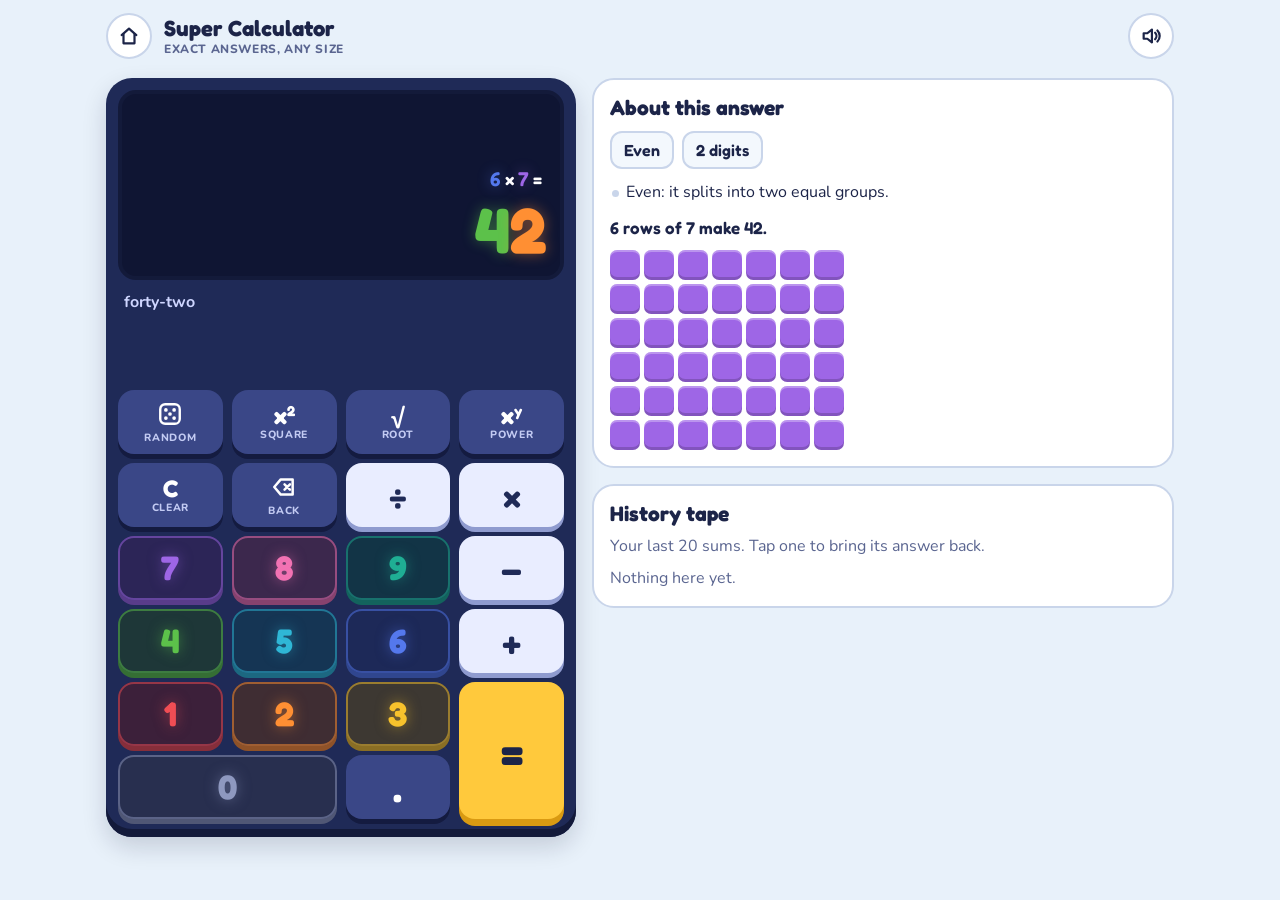
<file: calc.html>
<!doctype html>
<html lang="en">
<head>
<meta charset="utf-8">
<meta name="viewport" content="width=device-width, initial-scale=1, viewport-fit=cover">
<meta name="apple-mobile-web-app-capable" content="yes">
<meta name="mobile-web-app-capable" content="yes">
<meta name="theme-color" content="#1f2a57">
<link rel="apple-touch-icon" href="icon-180.png">
<link rel="manifest" href="manifest.webmanifest">
<link rel="icon" href="icon-192.png">
<title>Super Calculator · Number Lab</title>
<link rel="preconnect" href="https://fonts.googleapis.com">
<link rel="preconnect" href="https://fonts.gstatic.com" crossorigin>
<link rel="stylesheet" href="https://fonts.googleapis.com/css2?family=Fredoka:wght@500;600;700&family=Nunito:wght@500;700;800&display=swap">
<link rel="stylesheet" href="shared/app.css">
<style>
  /* Layout: the calculator machine (screen, word strip, keypad) on the left; facts, picture and tape on the right.
     On a phone everything stacks. The screen and strip have fixed heights so the keys never move under a finger. */
  .calc-layout { display: grid; gap: 16px; align-items: start; }
  .side { display: grid; gap: 16px; min-width: 0; }
  @media (min-width: 900px) {
    .calc-layout { grid-template-columns: minmax(400px, 470px) minmax(0, 1fr); }
  }

  .calc { padding: 12px 12px 18px; display: grid; gap: 10px; min-width: 0; }
  .screen {
    height: 164px; display: flex; flex-direction: column; gap: 2px; overflow-y: auto; overscroll-behavior: contain;
    padding: 10px 14px; scrollbar-width: thin; scrollbar-color: #39457d transparent;
  }
  .screen > :first-child { margin-top: auto; }
  .expr { font-family: var(--font-display); font-weight: 600; font-size: 20px; line-height: 1.25; color: #aab3e0;
    text-align: right; overflow-wrap: anywhere; min-height: 25px; }
  .main { font-family: var(--font-display); font-weight: 700; line-height: 1.12; text-align: right; font-size: 58px;
    font-variant-numeric: tabular-nums; overflow-wrap: anywhere; word-break: break-all; }
  .main.measure { white-space: nowrap; overflow-wrap: normal; word-break: normal; }
  .main.wrap { text-align: left; }
  .main small { font-size: 0.42em; font-weight: 600; color: #aab3e0; margin-right: 0.25em; word-break: normal; }
  .main .say { font-size: 0.7em; }
  .alt { font-family: var(--font-display); font-weight: 600; font-size: 24px; line-height: 1.2; text-align: right; overflow-wrap: anywhere; }
  .alt:empty { display: none; }
  .alt small { font-size: 0.72em; color: #aab3e0; font-weight: 600; }
  .screen .nl-digits span:not(.sym) { text-shadow: 0 0 14px color-mix(in srgb, var(--c) 45%, transparent); }
  .nl-digits span.sym { color: inherit; }
  .nl-digits b { font-weight: inherit; }
  .xop { color: #fff; margin: 0 0.2em; }
  .par, .neg, .rt { color: #fff; }
  .rt { margin-right: 0.04em; }
  sup.pw { font-size: 0.56em; vertical-align: 0; position: relative; top: -0.72em; line-height: 0; margin-left: 0.04em; }
  .ph { color: #6c77ad; }
  em.rep { font-style: normal; position: relative; color: #fff; }
  em.rep::before { content: ""; position: absolute; left: 0.04em; right: 0.04em; top: 0.2em; height: max(2px, 0.07em); border-radius: 2px; background: currentColor; }
  .main.big-answer { animation: land 0.24s ease-out; }
  @keyframes land { from { transform: scale(0.94); opacity: 0.35; } to { transform: none; opacity: 1; } }

  .strip { height: 82px; overflow-y: auto; overscroll-behavior: contain; padding: 2px 6px; color: #cfd6ff;
    font-size: 15px; line-height: 20px; font-weight: 700; scrollbar-width: thin; scrollbar-color: #39457d transparent; }
  .strip p { margin: 0; }
  .strip .note { color: var(--button); }
  .strip .hint { color: #fff; }

  /* keypad */
  .keys { display: grid; grid-template-columns: repeat(4, minmax(0, 1fr)); gap: 9px; padding-top: 4px; }
  .k {
    min-height: 58px; border: none; border-radius: 16px; padding: 0; position: relative;
    font-family: var(--font-display); font-weight: 700; font-size: 30px; line-height: 1;
    display: grid; place-items: center; align-content: center; gap: 2px;
    user-select: none; -webkit-user-select: none; transition: transform 0.05s, box-shadow 0.05s;
  }
  .k:active, .k.down { transform: translateY(4px); }
  .k.dig {
    background: var(--window); background: color-mix(in srgb, var(--c) 20%, var(--window)); color: var(--c);
    box-shadow: inset 0 0 0 2px color-mix(in srgb, var(--c) 50%, transparent), 0 5px 0 color-mix(in srgb, var(--c) 55%, #05081a);
    text-shadow: 0 0 14px color-mix(in srgb, var(--c) 50%, transparent); font-size: 34px;
  }
  .k.dig:active, .k.dig.down { box-shadow: inset 0 0 0 2px color-mix(in srgb, var(--c) 50%, transparent), 0 1px 0 color-mix(in srgb, var(--c) 55%, #05081a); }
  .k.op { background: #e9edff; color: var(--machine); box-shadow: 0 5px 0 #8f9bcf; font-size: 38px; font-weight: 600; }
  .k.op:active, .k.op.down { box-shadow: 0 1px 0 #8f9bcf; }
  .k.fn, .k.dot { background: #3a4787; color: #fff; box-shadow: 0 5px 0 #141b40; font-size: 24px; }
  .k.dot { font-size: 40px; }
  .k.fn:active, .k.fn.down, .k.dot:active, .k.dot.down { box-shadow: 0 1px 0 #141b40; }
  .k.fn small { font-family: var(--font-body); font-size: 10.5px; font-weight: 800; letter-spacing: 0.06em; text-transform: uppercase; color: #c3cbf3; }
  .k.fn sup { font-size: 0.6em; vertical-align: 0; position: relative; top: -0.55em; }
  .k.fn svg { width: 26px; height: 26px; }
  .k.eq { grid-row: span 2; background: var(--button); color: var(--button-fg); box-shadow: 0 7px 0 var(--button-edge); font-size: 50px; }
  .k.eq:active, .k.eq.down { box-shadow: 0 2px 0 var(--button-edge); transform: translateY(5px); }
  .k.zero { grid-column: span 2; }
  .k[aria-disabled="true"] { opacity: 0.6; }

  /* about card */
  .about { display: grid; gap: 12px; }
  .about h2, .tape h2 { font-size: 21px; }
  .chips { display: flex; flex-wrap: wrap; gap: 8px; }
  .facts { margin: 0; padding: 0; list-style: none; display: grid; gap: 6px; }
  .facts li { padding-left: 16px; position: relative; overflow-wrap: anywhere; }
  .facts li::before { content: ""; position: absolute; left: 2px; top: 0.55em; width: 7px; height: 7px; border-radius: 50%; background: var(--line); }
  .facts b { font-family: var(--font-display); font-weight: 600; }
  .pic { display: grid; gap: 10px; min-width: 0; }
  .pic:empty { display: none; }
  .pic .cap { font-family: var(--font-display); font-weight: 600; font-size: 17px; }
  .cubes { display: grid; gap: 4px; grid-template-columns: repeat(var(--cols), var(--s)); grid-auto-rows: var(--s); }
  .cube { border-radius: 24%; background: var(--c); box-shadow: inset 0 -3px 0 rgba(0,0,0,.18), inset 0 2px 0 rgba(255,255,255,.3); }
  .cube.ring { box-shadow: inset 0 0 0 3px rgba(255,255,255,.6), inset 0 -3px 0 rgba(0,0,0,.18); }
  .cube.pop { animation: pop 0.3s ease-out both; animation-delay: calc(var(--i) * 14ms); }
  @keyframes pop { from { transform: scale(0.2); opacity: 0; } 70% { transform: scale(1.1); opacity: 1; } to { transform: none; } }
  .groups { display: flex; flex-wrap: wrap; gap: 10px; align-items: flex-start; }
  .group { border: 2px dashed var(--line); border-radius: 14px; padding: 7px; display: grid; gap: 4px;
    grid-template-columns: repeat(var(--cols), var(--s)); grid-auto-rows: var(--s); min-width: 40px; min-height: 40px; }
  .leftover { display: grid; gap: 6px; justify-items: start; }
  .leftover .group { border-style: solid; border-color: var(--muted); }
  .leftover span { font-weight: 800; font-size: 13px; letter-spacing: 0.06em; text-transform: uppercase; color: var(--muted); }
  .line-svg { width: 100%; max-width: 560px; height: auto; display: block; overflow: visible; }
  .pic .nl-blocks { max-width: 100%; }

  /* history tape */
  .tape { display: grid; gap: 10px; }
  .tape-list { display: grid; gap: 8px; margin: 0; padding: 0; list-style: none; }
  .tape-row {
    width: 100%; min-height: 52px; text-align: right; border: none; border-radius: 14px; padding: 8px 14px;
    background: var(--window); color: var(--window-fg); box-shadow: 0 3px 0 var(--machine-edge);
    display: grid; gap: 1px; font-family: var(--font-display);
  }
  .tape-row:active { transform: translateY(2px); box-shadow: 0 1px 0 var(--machine-edge); }
  .tape-row .te { font-size: 15px; font-weight: 600; color: #aab3e0; overflow-wrap: anywhere; }
  .tape-row .tr { font-size: 22px; font-weight: 700; overflow-wrap: anywhere; }
  .tape-row .tr small { font-size: 0.62em; color: #aab3e0; font-weight: 600; }
  .tape-empty { margin: 0; }

  @media (min-width: 900px) {
    .screen { height: 190px; }
    .main { font-size: 64px; }
    .k { min-height: 64px; }
    .strip { height: 86px; font-size: 16px; line-height: 21px; }
  }
  @media (max-width: 360px) {
    .k { min-height: 52px; font-size: 26px; }
    .k.dig { font-size: 30px; }
    .k.fn small { font-size: 9px; }
  }
</style>
</head>
<body>
<div class="nl-app">
  <header class="nl-top">
    <a class="nl-round" href="./" aria-label="Back to Number Lab"><svg viewBox="0 0 24 24" aria-hidden="true"><path d="M4 11l8-7 8 7"/><path d="M6 10v10h12V10"/></svg></a>
    <h1>Super Calculator<small>Exact answers, any size</small></h1>
    <button class="nl-round nl-sound" aria-label="Sound"></button>
  </header>

  <main class="calc-layout">
    <section class="nl-machine calc" aria-label="Calculator">
      <div class="nl-window screen" id="screen">
        <div class="expr nl-digits" id="expr"></div>
        <div class="main nl-digits" id="main"></div>
        <div class="alt nl-digits" id="alt"></div>
      </div>
      <div class="strip" id="strip"></div>
      <div class="keys" id="keys"></div>
      <p class="nl-sr" id="live" aria-live="polite"></p>
    </section>

    <div class="side">
      <section class="nl-card about" id="about" aria-label="About this answer"></section>
      <section class="nl-card tape" aria-label="History tape">
        <h2>History tape</h2>
        <p class="nl-muted" style="margin:0">Your last 20 sums. Tap one to bring its answer back.</p>
        <ol class="tape-list" id="tape"></ol>
      </section>
    </div>
  </main>
</div>
<script src="shared/app.js"></script>
<script>
(() => {
  "use strict";

  /* =====================================================================
     Exact math. Pure functions, no DOM. Every value is a fraction of two
     BigInts {n, d} with d > 0 in lowest terms, so nothing is ever rounded.
     Exposed as window.CalcMath for tests.
     ===================================================================== */
  const M = {};
  const MAX_DIGITS = 2000;
  const MAX_TYPED = 60;   // digits in one typed number
  const MAX_ITEMS = 60;   // pieces in one sum
  const OPS = ["+", "−", "×", "÷", "^"];

  class CalcError extends Error { constructor(code, data = {}) { super(code); this.code = code; this.data = data; } }
  const E = (code, data) => new CalcError(code, data);
  const abs = (a) => (a < 0n ? -a : a);
  const gcd = (a, b) => { a = abs(a); b = abs(b); while (b) [a, b] = [b, a % b]; return a; };
  const digitLen = (x) => abs(x).toString().length;
  const F = (n, d = 1n) => {
    if (d === 0n) throw E("divzero", { a: { n, d: 1n } });
    if (d < 0n) { n = -n; d = -d; }
    const g = gcd(n, d) || 1n;
    return { n: n / g, d: d / g };
  };
  M.F = F;
  const size = (f) => {
    const dn = digitLen(f.n), dd = digitLen(f.d);
    if (dn > MAX_DIGITS || dd > MAX_DIGITS) throw E("toobig", { digits: Math.max(dn, dd) });
    return f;
  };
  const log10Big = (x) => { const s = x.toString(); return s.length <= 15 ? Math.log10(Number(s)) : Math.log10(Number(s.slice(0, 15))) + (s.length - 15); };

  /** Whole-number square root (floor), any size. */
  M.isqrt = (n) => {
    if (n < 0n) throw E("sqrtneg");
    if (n < 2n) return n;
    let x = 1n << BigInt(Math.ceil(n.toString(2).length / 2));
    for (;;) { const y = (x + n / x) >> 1n; if (y >= x) return x; x = y; }
  };
  const sqrtExact = (f) => { const rn = M.isqrt(f.n), rd = M.isqrt(f.d); return rn * rn === f.n && rd * rd === f.d ? F(rn, rd) : null; };

  const powF = (a, b) => {
    if (b.d !== 1n) throw E("powfrac");
    let k = b.n; const neg = k < 0n; if (neg) k = -k;
    if (a.n === 0n) { if (neg) throw E("divzero", { a: F(1n) }); return k === 0n ? F(1n) : F(0n); }
    if (k === 0n) return F(1n);
    if (a.d === 1n && (a.n === 1n || a.n === -1n)) return F(a.n === -1n && k % 2n === 1n ? -1n : 1n);
    const big = abs(a.n) > a.d ? abs(a.n) : a.d;
    const est = Number(k) * log10Big(big);
    if (!(est <= MAX_DIGITS + 1)) throw E("toobig", { digits: est < 1e15 ? Math.floor(est) + 1 : Infinity });
    const n = a.n ** k, d = a.d ** k;
    return size(neg ? F(d, n) : F(n, d));
  };

  /** Typed text such as "3.25" -> exact fraction 13/4. */
  M.parseNum = (s) => {
    const [i, f = ""] = s.split(".");
    return F(BigInt((i || "0") + f), 10n ** BigInt(f.length));
  };

  /* Grammar (normal order of operations):
       expr  := term (("+" | "−") term)*
       term  := power (("×" | "÷") power)*
       power := root ("^" power)?          right-associative
       root  := "√" root | post
       post  := atom "²"*
       atom  := "−"? (number | answer)      a minus typed at the start, or after a sign, belongs to the number */
  M.parse = (items) => {
    let i = 0;
    const peek = () => items[i];
    const isOp = (...s) => peek() && peek().k === "op" && s.includes(peek().s);
    const atom = () => {
      let neg = false;
      if (peek() && peek().k === "neg") { i++; neg = true; }
      const it = items[i];
      if (!it || (it.k !== "num" && it.k !== "ans")) throw E("incomplete");
      i++;
      let v = it.k === "num" ? M.parseNum(it.s) : F(BigInt(it.n), BigInt(it.d));
      if (neg) v = F(-v.n, v.d);
      return { t: "lit", v };
    };
    const post = () => { let a = atom(); while (peek() && peek().k === "sq") { i++; a = { t: "sq", a }; } return a; };
    const root = () => { if (peek() && peek().k === "sqrt") { i++; return { t: "sqrt", a: root() }; } return post(); };
    const power = () => { const a = root(); if (isOp("^")) { i++; return { t: "bin", op: "^", a, b: power() }; } return a; };
    const term = () => { let a = power(); while (isOp("×", "÷")) { const op = items[i++].s; a = { t: "bin", op, a, b: power() }; } return a; };
    const expr = () => { let a = term(); while (isOp("+", "−")) { const op = items[i++].s; a = { t: "bin", op, a, b: term() }; } return a; };
    if (!items.length) throw E("incomplete");
    const tree = expr();
    if (i !== items.length) throw E("incomplete");
    return tree;
  };

  M.ev = (t) => {
    if (t.t === "lit") return t.v;
    if (t.t === "sq") { const v = M.ev(t.a); return size(F(v.n * v.n, v.d * v.d)); }
    if (t.t === "sqrt") {
      const v = M.ev(t.a);
      if (v.n < 0n) throw E("sqrtneg", { v });
      const r = sqrtExact(v);
      if (!r) throw E("irrational", { v });
      return r;
    }
    const a = M.ev(t.a), b = M.ev(t.b);
    switch (t.op) {
      case "+": return size(F(a.n * b.d + b.n * a.d, a.d * b.d));
      case "−": return size(F(a.n * b.d - b.n * a.d, a.d * b.d));
      case "×": return size(F(a.n * b.n, a.d * b.d));
      case "÷": if (b.n === 0n) throw E("divzero", { a }); return size(F(a.n * b.d, a.d * b.n));
      case "^": return powF(a, b);
    }
    throw E("incomplete");
  };

  /** Long division with remainder tracking. A remainder seen before means the digits repeat from there. */
  M.decimal = (f, maxDigits = 120) => {
    const neg = f.n < 0n, d = f.d;
    const n = abs(f.n);
    const int = n / d;
    let r = n % d;
    const digits = [], seen = new Map();
    let repAt = -1;
    while (r !== 0n && digits.length < maxDigits) {
      const key = r.toString();
      if (seen.has(key)) { repAt = seen.get(key); break; }
      seen.set(key, digits.length);
      r *= 10n;
      digits.push(String(r / d));
      r %= d;
    }
    if (r !== 0n && repAt < 0 && seen.has(r.toString())) repAt = seen.get(r.toString());
    const cut = repAt < 0 ? digits.length : repAt;
    return { neg, int, pre: digits.slice(0, cut).join(""), rep: repAt < 0 ? "" : digits.slice(repAt).join(""), truncated: r !== 0n && repAt < 0 };
  };

  /** Pieces needed to show a value: sign, whole part, then (for fractions) the decimal digits. */
  M.valueParts = (f, maxFrac = 120) => {
    if (f.d === 1n) return { neg: f.n < 0n, int: abs(f.n).toString(), whole: true };
    const x = M.decimal(f, maxFrac);
    return { neg: x.neg, int: x.int.toString(), pre: x.pre, rep: x.rep, truncated: x.truncated, whole: false };
  };
  M.commas = (s) => { let out = ""; const L = s.length; for (let i = 0; i < L; i++) { if (i && (L - i) % 3 === 0) out += ","; out += s[i]; } return out; };
  M.fmtBig = (x) => (x < 0n ? "−" : "") + M.commas(abs(x).toString());
  /** Plain text of a value: "3.4", "0.(3)" for repeating digits, "-4". */
  M.plain = (f) => {
    const p = M.valueParts(f);
    let s = (p.neg ? "-" : "") + p.int;
    if (!p.whole) s += "." + p.pre + (p.rep ? "(" + p.rep + ")" : "") + (p.truncated ? "..." : "");
    return s;
  };

  M.evaluate = (items) => {
    let tree;
    try { tree = M.parse(items); } catch (e) { return fail(e); }
    try {
      const v = M.ev(tree);
      const res = { ok: true, tree, value: v, whole: v.d === 1n };
      if (tree.t === "bin" && tree.op === "÷" && !res.whole) {
        const a = M.ev(tree.a), b = M.ev(tree.b);
        if (a.d === 1n && b.d === 1n && a.n >= 0n && b.n > 0n) res.rem = { a: a.n, b: b.n, q: a.n / b.n, r: a.n % b.n };
      }
      if (!res.whole) res.dec = M.decimal(v);
      return res;
    } catch (e) {
      if (!(e instanceof CalcError)) throw e;
      if (e.code === "irrational" && tree.t === "sqrt") {
        let inner;
        try { inner = M.ev(tree.a); } catch (e2) { return fail(e2.code === "irrational" ? E("sqrtinexact", e2.data) : e2); }
        return irrational(tree, inner);
      }
      if (e.code === "irrational") return fail(E("sqrtinexact", e.data));
      return fail(e);
    }
  };
  function fail(e) { if (!(e instanceof CalcError)) throw e; return { ok: false, code: e.code, data: e.data || {} }; }
  function irrational(tree, v) {
    const lo = M.isqrt(v.n / v.d);
    const s = M.isqrt((v.n * 10n ** 8n) / v.d);      // floor(√v × 10,000)
    const t = (s + 5n) / 10n;                          // rounded to thousandths
    const approx = M.commas((t / 1000n).toString()) + "." + (t % 1000n).toString().padStart(3, "0");
    return { ok: true, irrational: true, tree, of: v, lo, hi: lo + 1n, approx };
  }

  /* ---------- number facts ---------- */
  const modpow = (b, e, m) => { let r = 1n; b %= m; while (e > 0n) { if (e & 1n) r = (r * b) % m; b = (b * b) % m; e >>= 1n; } return r; };
  const SMALLP = [2n, 3n, 5n, 7n, 11n, 13n, 17n, 19n, 23n, 29n, 31n, 37n, 41n];
  const MR_SURE = 3317044064679887385961981n; // bases 2..41 are a proof below this
  /** {prime, sure} for a BigInt. Small factors and Miller-Rabin; unknown for huge numbers with no small factor. */
  M.primeInfo = (n) => {
    if (n < 2n) return { prime: false, sure: true };
    for (let p = 2n; p < 1000n; p += p === 2n ? 1n : 2n) {
      if (p * p > n) return { prime: true, sure: true };
      if (n % p === 0n) return { prime: n === p, sure: true, factor: p };
    }
    if (n.toString().length > 400) return { unknown: true };
    let d = n - 1n, s = 0;
    while ((d & 1n) === 0n) { d >>= 1n; s++; }
    const bases = n < MR_SURE ? SMALLP : SMALLP.concat([43n, 47n, 53n, 59n, 61n, 67n, 71n, 73n, 79n, 83n, 89n, 97n]);
    for (const a of bases) {
      let x = modpow(a, d, n);
      if (x === 1n || x === n - 1n) continue;
      let ok = false;
      for (let i = 1; i < s; i++) { x = (x * x) % n; if (x === n - 1n) { ok = true; break; } }
      if (!ok) return { prime: false, sure: true };
    }
    return { prime: true, sure: n < MR_SURE };
  };

  const PLACE = ["ones", "tens", "hundreds"];
  /** Size facts for a big whole number (absolute value a). */
  M.sizeFacts = (a) => {
    const names = NL.BIG_NAMES;
    const digits = a.toString().length;
    const out = [`This number has ${M.commas(String(digits))} digits.`];
    const e = digits - 1, g = Math.floor(e / 3), sub = e % 3;
    if (g >= names.length) {
      out.push(`It's bigger than 1 followed by ${M.commas(String(e))} zeros.`);
      out.push(`That's past ${names[names.length - 1]}, the biggest number name here.`);
      return out;
    }
    const place = g === 0 ? PLACE[sub] : ["", "ten-", "hundred-"][sub] + names[g] + "s";
    out.push(`Its biggest place is the ${place} place.`);
    let gi = g, unit = 10n ** BigInt(3 * gi);
    let tenths = (a * 10n + unit / 2n) / unit;
    if (tenths >= 10000n && gi + 1 < names.length) { gi++; unit = 10n ** BigInt(3 * gi); tenths = (a * 10n + unit / 2n) / unit; }
    let num;
    if (tenths < 100n) num = (tenths / 10n).toString() + (tenths % 10n ? "." + (tenths % 10n) : "");
    else num = M.commas(((a + unit / 2n) / unit).toString());
    const exact = (tenths * unit) === a * 10n;
    out.push(`That's ${exact ? "exactly" : "about"} ${num} ${names[gi]}.`);
    return out;
  };

  /** Chips and short explanation lines for a result. */
  M.facts = (res) => {
    const chips = [], lines = [], size = [];
    if (!res.ok) return { chips, lines, size };
    if (res.irrational) {
      const x = M.plain(res.of);
      chips.push({ text: "Not a square number" });
      lines.push(`√${x} is not a whole number or a fraction. Its digits go on forever and never repeat.`);
      return { chips, lines, size };
    }
    const v = res.value;
    if (res.whole) {
      const n = v.n, a = abs(n), digits = a.toString().length;
      const even = n % 2n === 0n;
      chips.push({ text: even ? "Even" : "Odd" });
      lines.push(even ? "Even: it splits into two equal groups." : "Odd: two equal groups leave one left over.");
      if (n >= 2n) {
        const p = M.primeInfo(n);
        if (p.prime && p.sure) { chips.push({ text: "Prime", star: true }); lines.push(`Prime: only 1 and ${M.fmtBig(n)} divide into it evenly.`); }
        else if (p.prime) { chips.push({ text: "Probably prime", star: true }); lines.push("Probably prime: it passed every prime test here, but it is too big to be completely sure."); }
        else if (p.factor && digits > 3) lines.push(`Not prime: ${M.fmtBig(p.factor)} divides into it evenly.`);
      }
      if (n >= 0n) {
        const r = M.isqrt(n);
        if (r * r === n) {
          chips.push({ text: "Square", star: true });
          lines.push(digitLen(r) <= 15 ? `Square: ${M.fmtBig(r)} × ${M.fmtBig(r)} makes it.` : `Square: a ${M.commas(String(digitLen(r)))}-digit number times itself makes it.`);
        }
      }
      chips.push({ text: `${M.commas(String(digits))} ${digits === 1 ? "digit" : "digits"}` });
      if (n < 0n) { chips.push({ text: "Negative" }); lines.push(`Negative: it is ${M.fmtBig(a)} less than zero.`); }
      if (a >= 1000000n) size.push(...M.sizeFacts(a));
    } else {
      const x = res.dec;
      chips.push({ text: x.rep ? "Repeating decimal" : "Decimal", star: !!x.rep });
      if (x.rep) lines.push(`Repeating: the ${x.rep.length === 1 ? "digit" : "digits"} under the line go on forever.`);
      if (res.rem) lines.push(`Remainder: ${M.fmtBig(res.rem.a)} shared into ${M.fmtBig(res.rem.b)} groups is ${M.fmtBig(res.rem.q)} each, with ${M.fmtBig(res.rem.r)} left over.`);
      if (digitLen(v.d) <= 12 && digitLen(v.n) <= 12) lines.push(`As a fraction: ${M.fmtBig(v.n)}/${M.fmtBig(v.d)}.`);
      if (v.n < 0n) { chips.push({ text: "Negative" }); lines.push("Negative: it is less than zero."); }
    }
    return { chips, lines, size };
  };

  /** Which picture fits this answer, if any. */
  M.picture = (res) => {
    if (!res.ok || res.irrational) return null;
    const t = res.tree, v = res.value;
    const W = (x) => x.d === 1n;
    if (t.t === "bin") {
      const a = M.ev(t.a), b = M.ev(t.b);
      if (t.op === "×" && W(a) && W(b) && a.n >= 1n && b.n >= 1n && a.n <= 12n && b.n <= 12n) return { kind: "array", a: Number(a.n), b: Number(b.n) };
      if (t.op === "+" && W(a) && W(b) && a.n >= 0n && b.n >= 0n && v.n <= 20n) return { kind: "add", a: Number(a.n), b: Number(b.n) };
      if (t.op === "÷" && W(a) && W(b) && a.n >= 0n && a.n <= 100n && b.n >= 1n && b.n <= 12n)
        return { kind: "share", a: Number(a.n), b: Number(b.n), q: Number(a.n / b.n), r: Number(a.n % b.n) };
    }
    if (W(v) && v.n >= 0n && v.n <= 9999n) return { kind: "blocks", n: Number(v.n) };
    if (W(v) && v.n < 0n && v.n >= -20n) return { kind: "line", n: Number(v.n) };
    return null;
  };

  /* ---------- words ---------- */
  const spell = (s) => [...s].map((c) => NL.words(Number(c))).join(" ");
  M.wholeWords = (n) => digitLen(n) > 66 ? "This number is too big for number names. The biggest name here, vigintillion, has 64 digits." : NL.words(n);
  M.decimalWords = (x) => {
    const head = (x.neg ? "negative " : "") + NL.words(x.int);
    const tail = x.pre + x.rep;
    if (x.truncated || tail.length > 16 || digitLen(x.int) > 30) return null;
    return `${head} point ${spell(tail)}${x.rep ? " repeating" : ""}`;
  };
  /** The words shown under an answer (and spoken for anything that isn't a plain whole number). */
  M.answerWords = (res) => {
    if (!res.ok) return "";
    if (res.irrational) return `about ${NL.words(res.lo)} point ${spell(res.approx.split(".")[1])}`;
    if (res.whole) return M.wholeWords(res.value.n);
    const dw = M.decimalWords(res.dec);
    if (res.rem && (!dw || !res.dec.rep)) return `${NL.words(res.rem.q)} remainder ${NL.words(res.rem.r)}` + (dw ? `, or ${dw}` : "");
    return dw || `a little more than ${NL.words(res.dec.int)}${res.dec.neg ? " below zero" : ""}`;
  };

  M.message = (res) => {
    const d = res.data || {};
    switch (res.code) {
      case "divzero": {
        const a = d.a;
        if (a && a.d === 1n && a.n > 0n && a.n <= 1000000n) return { title: "No answer", text: `Dividing means sharing into groups. You can't share ${M.fmtBig(a.n)} into zero groups, because there are no groups to put them in.` };
        if (a && a.n === 0n) return { title: "No answer", text: "Dividing means sharing into groups. With zero groups there is nothing to share into, so there is no answer." };
        return { title: "No answer", text: "Dividing means sharing into groups. You can't share things into zero groups, so dividing by zero has no answer." };
      }
      case "toobig":
        return { title: "Too many digits!", text: Number.isFinite(d.digits)
          ? `That number is too big for the screen. It would need about ${M.commas(String(d.digits))} digits, and this screen holds up to 2,000.`
          : "That number is too big for the screen. It would need far more than 2,000 digits." };
      case "sqrtneg": return { title: "No answer", text: "No number times itself makes a negative number, so a negative number has no square root here." };
      case "sqrtinexact": return { title: "Try it alone", text: `√${d.v ? M.plain(d.v) : ""} is not a whole number. Press √ on it by itself to see where it lands.` };
      case "powfrac": return { title: "Whole powers only", text: "The little number up top must be a whole number, like 2 to the power of 3." };
      default: return { title: "Not finished", text: "Finish the sum with a number, then press =." };
    }
  };

  /* ---------- keys: a pure reducer (state, key) -> next state + what to do ---------- */
  const endsOperand = (it) => !!it && (it.k === "num" || it.k === "ans" || it.k === "sq");
  const hasBinary = (items) => items.some((it) => it.k === "op");
  const trimDot = (it) => { if (it && it.k === "num" && it.s.endsWith(".")) it.s = it.s.slice(0, -1); };
  M.initial = () => ({ items: [], answered: false, ans: null });
  M.press = (st, key) => {
    let items = st.items.map((x) => ({ ...x }));
    const soft = (hint = "") => ({ items: st.items, answered: st.answered, ans: st.ans, action: "soft", hint });
    const go = (action = "edit") => ({ items, answered: action === "eval", ans: st.ans, action });
    if (key === "C") { items = []; return go("clear"); }
    if (key === "=") {
      if (st.answered) return { ...st, action: "respeak" };
      const last = items[items.length - 1];
      if (!last) return soft();
      if (!endsOperand(last)) return soft("Add a number after the sign, then press =.");
      trimDot(last);
      return go("eval");
    }
    const isDigit = /^[0-9]$/.test(key), isRand = key.startsWith("rand:");
    if (st.answered) {
      if (isDigit || key === "." || isRand) items = [];
      else if (OPS.includes(key) || key === "sq" || key === "sqrt") {
        if (!st.ans) return soft("Type a number to start a new sum.");
        items = [{ k: "ans", n: st.ans.n.toString(), d: st.ans.d.toString() }];
      }
      // Backspace keeps the finished sum so it can be fixed.
    }
    const last = items[items.length - 1];
    const full = items.length >= MAX_ITEMS;
    if (isDigit || isRand) {
      const val = isRand ? key.slice(5) : key;
      if (last && last.k === "num") {
        if (isRand) last.s = val;
        else {
          if (last.s.replace(".", "").length >= MAX_TYPED) return soft("That's as many digits as one number can hold.");
          last.s = last.s === "0" ? val : last.s + val;
        }
      } else if (endsOperand(last) || full) return soft();
      else items.push({ k: "num", s: val });
      return go();
    }
    if (key === ".") {
      if (last && last.k === "num") { if (last.s.includes(".")) return soft(); last.s += "."; }
      else if (endsOperand(last) || full) return soft();
      else items.push({ k: "num", s: "0." });
      return go();
    }
    if (OPS.includes(key)) {
      if (!last) { if (key === "−") { items.push({ k: "neg" }); return go(); } return soft(); }
      if (last.k === "op") { if (key === "−") { if (full) return soft(); items.push({ k: "neg" }); } else last.s = key; return go(); }
      if (last.k === "neg") {
        if (key === "−") return soft();
        items.pop();
        const p = items[items.length - 1];
        if (p && p.k === "op") p.s = key;
        return go();
      }
      if (last.k === "sqrt") { if (key !== "−" || full) return soft(); items.push({ k: "neg" }); return go(); }
      if (full) return soft();
      trimDot(last);
      items.push({ k: "op", s: key });
      return go();
    }
    if (key === "sq") {
      if (!endsOperand(last) || full) return soft();
      trimDot(last);
      items.push({ k: "sq" });
      return go(hasBinary(items) ? "edit" : "eval");
    }
    if (key === "sqrt") {
      if (full) return soft();
      if (endsOperand(last)) {
        trimDot(last);
        let j = items.length - 1;
        while (items[j].k === "sq") j--;
        if (items[j - 1] && items[j - 1].k === "neg") j--;
        while (items[j - 1] && items[j - 1].k === "sqrt") j--;
        items.splice(j, 0, { k: "sqrt" });
        return go(hasBinary(items) ? "edit" : "eval");
      }
      if (last && last.k === "neg") return soft();
      items.push({ k: "sqrt" });
      return go();
    }
    if (key === "back") {
      if (!last) return soft();
      if (last.k === "num") { last.s = last.s.slice(0, -1); if (!last.s) items.pop(); }
      else items.pop();
      return go();
    }
    return soft();
  };

  /** Test helper: type a string like "17÷5" or "49√" and get the result. */
  const CHARMAP = { "-": "−", "*": "×", x: "×", "/": "÷", "√": "sqrt", "²": "sq" };
  M.run = (text) => {
    let st = M.initial(), res = null;
    const step = (k) => {
      st = M.press(st, k);
      if (st.action === "eval") { res = M.evaluate(st.items); st.ans = res.ok && !res.irrational ? res.value : null; }
    };
    for (const ch of text) { if (ch === " ") continue; step(CHARMAP[ch] || ch); }
    if (!st.answered) step("=");
    return M.summary(res);
  };
  M.summary = (res) => {
    if (!res) return { ok: false, code: "incomplete" };
    if (!res.ok) return { ok: false, code: res.code, message: M.message(res).text };
    if (res.irrational) return { ok: true, irrational: true, lo: res.lo.toString(), hi: res.hi.toString(), approx: res.approx };
    const out = { ok: true, text: M.plain(res.value), whole: res.whole };
    if (res.rem) out.rem = `${res.rem.q} remainder ${res.rem.r}`;
    if (res.dec) { out.repeating = res.dec.rep; out.pre = res.dec.pre; }
    return out;
  };
  window.CalcMath = M;

  /* =====================================================================
     Page
     ===================================================================== */
  const $ = (id) => document.getElementById(id);
  const exprEl = $("expr"), mainEl = $("main"), altEl = $("alt"), stripEl = $("strip"), screenEl = $("screen");
  const aboutEl = $("about"), tapeEl = $("tape"), liveEl = $("live"), keysEl = $("keys");
  const h = (tag, cls, text) => { const e = document.createElement(tag); if (cls) e.className = cls; if (text != null) e.textContent = text; return e; };

  /** Append one colored span per character; digits get their color, everything else stays plain. */
  const digits = (parent, text) => {
    for (const ch of text) {
      const s = document.createElement("span");
      s.textContent = ch;
      if (ch >= "0" && ch <= "9") s.style.setProperty("--c", NL.digitVar(ch)); else s.className = "sym";
      parent.appendChild(s);
    }
    return parent;
  };
  const fmtTyped = (s) => { const [i, f] = s.split("."); return M.commas(i) + (f !== undefined ? "." + f : ""); };
  /** A value with commas; repeating digits get a line on top. maxWhole shortens huge numbers (tape only). */
  const renderValue = (parent, f, { maxFrac = 120, maxWhole = Infinity } = {}) => {
    const p = M.valueParts(f, maxFrac);
    if (p.neg) parent.append(h("b", "neg", "−"));
    if (p.int.length > maxWhole) {
      digits(parent, M.commas(p.int).slice(0, 11).replace(/,$/, ""));
      parent.append(h("span", "sym", "…"));
      parent.append(h("small", null, ` (${M.commas(String(p.int.length))} digits)`));
      return parent;
    }
    digits(parent, M.commas(p.int));
    if (!p.whole) {
      digits(parent, ".");
      if (p.pre) digits(parent, p.pre);
      if (p.rep) { const r = h("em", "rep"); digits(r, p.rep); parent.append(r); }
      if (p.truncated) parent.append(h("span", "sym", "…"));
    }
    return parent;
  };
  /** Draw a sum as typed: powers go up as little numbers, √ and ² as written. */
  const renderItems = (parent, items, compact = false) => {
    let stack = [parent], closeAt = -1;
    const cur = () => stack[stack.length - 1];
    items.forEach((it, i) => {
      if (it.k === "op" && it.s === "^") { const s = h("sup", "pw"); cur().append(s); stack.push(s); return; }
      if (it.k === "op") { stack = [parent]; parent.append(h("b", "xop", it.s)); return; }
      const c = cur();
      if (it.k === "neg") {
        const nx = items[i + 2];
        if (nx && (nx.k === "sq" || (nx.k === "op" && nx.s === "^"))) { c.append(h("b", "par", "(")); closeAt = i + 1; }
        c.append(h("b", "neg", "−"));
        return;
      }
      if (it.k === "sqrt") { c.append(h("b", "rt", "√")); return; }
      if (it.k === "sq") { const s = h("sup", "pw"); digits(s, "2"); c.append(s); return; }
      if (it.k === "num") digits(c, fmtTyped(it.s));
      else if (it.k === "ans") renderValue(c, F(BigInt(it.n), BigInt(it.d)), compact ? { maxFrac: 12, maxWhole: 15 } : {});
      if (i === closeAt) c.append(h("b", "par", ")"));
    });
    const last = items[items.length - 1];
    if (!compact && last && last.k === "op" && last.s === "^") cur().append(h("b", "ph", "□"));
    return parent;
  };
  const plainItems = (items) => items.map((it) => it.k === "num" ? it.s : it.k === "ans" ? M.plain(F(BigInt(it.n), BigInt(it.d))) :
    it.k === "op" ? ` ${it.s} ` : it.k === "neg" ? "−" : it.k === "sqrt" ? "√" : "²").join("").replace(/\^ ?|\s\^\s/g, "^");

  /* ---------- state ---------- */
  let st = M.initial();
  let res = null;          // the answer on screen (when st.answered)
  let hint = "";
  let rolling = null;     // while the random key spins: a function that lands it at once
  let speakTok = 0;
  let history = NL.store.get("calc-history", []);
  if (!Array.isArray(history)) history = [];

  /* ---------- screen ---------- */
  function fitMain() {
    const max = innerWidth >= 900 ? 64 : 58, min = 26;
    mainEl.style.fontSize = max + "px";
    mainEl.classList.add("measure");
    const w = mainEl.clientWidth, sw = mainEl.scrollWidth;
    mainEl.classList.remove("measure");
    let fs = max;
    if (sw > w) fs = Math.max(min, Math.floor((max * w) / sw * 0.97));
    mainEl.style.fontSize = fs + "px";
    mainEl.classList.toggle("wrap", (sw * fs) / max > w + 1);
  }

  function renderScreen(fresh = false) {
    exprEl.textContent = ""; mainEl.textContent = ""; altEl.textContent = ""; stripEl.textContent = "";
    mainEl.classList.remove("big-answer");
    const lines = [];
    if (st.answered && res) {
      renderItems(exprEl, st.items);
      exprEl.append(h("b", "xop", "="));
      if (!res.ok) {
        const m = M.message(res);
        mainEl.append(h("span", "say", m.title));
        lines.push(["hint", m.text]);
      } else if (res.irrational) {
        mainEl.append(h("small", null, "about"));
        digits(mainEl, res.approx);
        altEl.append(h("small", null, "between "));
        digits(altEl, M.commas(res.lo.toString()));
        altEl.append(h("small", null, " and "));
        digits(altEl, M.commas(res.hi.toString()));
        if (res.of.d === 1n && digitLen(res.hi) <= 8) {
          const lo = res.lo, hi = res.hi;
          lines.push(["", `${M.fmtBig(lo)} × ${M.fmtBig(lo)} = ${M.fmtBig(lo * lo)} and ${M.fmtBig(hi)} × ${M.fmtBig(hi)} = ${M.fmtBig(hi * hi)}, so √${M.fmtBig(res.of.n)} is between ${M.fmtBig(lo)} and ${M.fmtBig(hi)}.`]);
        }
        lines.push(["", M.answerWords(res)]);
      } else {
        renderValue(mainEl, res.value);
        if (res.rem) {
          altEl.append(h("small", null, "or "));
          digits(altEl, M.commas(res.rem.q.toString()));
          altEl.append(h("small", null, " remainder "));
          digits(altEl, M.commas(res.rem.r.toString()));
        }
        if (res.negNote) lines.push(["note", "Below zero! An answer less than zero is called negative."]);
        if (res.dec && res.dec.rep) lines.push(["note", "The line on top marks digits that repeat forever."]);
        if (res.whole && digitLen(res.value.n) > 60) lines.push(["note", `Scroll the screen to see all ${M.commas(String(digitLen(res.value.n)))} digits.`]);
        lines.push(["", M.answerWords(res)]);
      }
      if (fresh && !NL.calm()) mainEl.classList.add("big-answer");
    } else {
      if (st.items.length) renderItems(mainEl, st.items); else digits(mainEl, "0");
      const last = st.items[st.items.length - 1];
      if (last && last.k === "num" && !last.s.includes(".")) lines.push(["", M.wholeWords(BigInt(last.s))]);
    }
    if (hint) lines.unshift(["hint", hint]);
    for (const [cls, text] of lines) if (text) stripEl.append(h("p", cls, text));
    fitMain();
    screenEl.scrollTop = st.answered ? 0 : screenEl.scrollHeight;
    stripEl.scrollTop = 0;
  }

  /* ---------- about card: facts + picture ---------- */
  function renderAbout(animate) {
    aboutEl.textContent = "";
    aboutEl.append(h("h2", null, "About this answer"));
    if (!res) return;
    if (!res.ok) {
      const m = M.message(res);
      aboutEl.append(h("p", null, m.text));
      aboutEl.lastChild.style.margin = "0";
      return;
    }
    const f = M.facts(res);
    const chips = h("div", "chips");
    for (const c of f.chips) chips.append(h("span", "nl-chip" + (c.star ? " star" : ""), c.text));
    aboutEl.append(chips);
    const ul = h("ul", "facts");
    for (const s of f.size.concat(f.lines)) ul.append(h("li", null, s));
    if (ul.children.length) aboutEl.append(ul);
    const spec = M.picture(res);
    if (spec) aboutEl.append(drawPicture(spec, animate && !NL.calm()));
  }

  const cube = (color, i, animate, cls = "") => {
    const c = h("div", "cube" + (cls ? " " + cls : "") + (animate ? " pop" : ""));
    c.style.setProperty("--c", color);
    c.style.setProperty("--i", i);
    return c;
  };
  function picWidth() { return Math.max(240, aboutEl.clientWidth - 36); }
  function drawPicture(spec, animate) {
    const pic = h("div", "pic");
    const W = picWidth(), gap = 4;
    if (spec.kind === "array") {
      const { a, b } = spec;
      const s = Math.max(14, Math.min(30, Math.floor((W - (b - 1) * gap) / b)));
      pic.append(h("div", "cap", `${a} ${a === 1 ? "row" : "rows"} of ${b} make ${a * b}.`));
      const g = h("div", "cubes");
      g.style.setProperty("--cols", b); g.style.setProperty("--s", s + "px");
      for (let i = 0; i < a * b; i++) g.append(cube(NL.colorOf(b), i, animate));
      pic.append(g);
    } else if (spec.kind === "add") {
      const { a, b } = spec;
      const s = Math.max(16, Math.min(30, Math.floor((W - 9 * gap) / 10)));
      pic.append(h("div", "cap", `${a} and ${b} joined make ${a + b}.`));
      const g = h("div", "cubes");
      g.style.setProperty("--cols", 10); g.style.setProperty("--s", s + "px");
      const ca = NL.colorOf(a), cb = NL.colorOf(b);
      for (let i = 0; i < a; i++) g.append(cube(ca, i, animate));
      for (let i = 0; i < b; i++) g.append(cube(cb, a + i, animate, ca === cb ? "ring" : ""));
      pic.append(g);
    } else if (spec.kind === "share") {
      const { a, b, q, r } = spec;
      const cols = Math.max(1, Math.min(5, q));
      const s = 20;
      pic.append(h("div", "cap", r
        ? `${a} shared into ${b} ${b === 1 ? "group" : "groups"}: ${q} in each, ${r} left over.`
        : `${a} shared into ${b} ${b === 1 ? "group" : "groups"}: ${q} in each.`));
      const wrap = h("div", "groups");
      let i = 0;
      for (let k = 0; k < b; k++) {
        const g = h("div", "group");
        g.style.setProperty("--cols", cols); g.style.setProperty("--s", s + "px");
        for (let j = 0; j < q; j++) g.append(cube(NL.colorOf(q), i++, animate));
        wrap.append(g);
      }
      pic.append(wrap);
      if (r) {
        const lo = h("div", "leftover");
        lo.append(h("span", null, "Left over"));
        const g = h("div", "group");
        g.style.setProperty("--cols", Math.min(5, r)); g.style.setProperty("--s", s + "px");
        for (let j = 0; j < r; j++) g.append(cube(NL.colorOf(r), i++, animate));
        lo.append(g);
        pic.append(lo);
      }
    } else if (spec.kind === "blocks") {
      pic.append(h("div", "cap", `${M.commas(String(spec.n))} in place-value blocks`));
      pic.append(NL.blocks(spec.n, { animate, cube: W < 300 ? 28 : 34 }));
    } else if (spec.kind === "line") {
      const n = spec.n, lo = Math.min(n, -10), hi = 10;
      pic.append(h("div", "cap", `${M.fmtBig(BigInt(n))} is ${-n} ${n === -1 ? "step" : "steps"} below zero.`));
      pic.append(numberLine(n, lo, hi));
    }
    return pic;
  }
  function numberLine(n, lo, hi) {
    const NS = "http://www.w3.org/2000/svg";
    const el = (tag, attrs) => { const e = document.createElementNS(NS, tag); for (const k in attrs) e.setAttribute(k, attrs[k]); return e; };
    const w = 560, pad = 18, y = 34, step = (w - pad * 2) / (hi - lo);
    const X = (v) => pad + (v - lo) * step;
    const svg = el("svg", { viewBox: `0 0 ${w} 78`, class: "line-svg", role: "img", "aria-label": `Number line from ${lo} to ${hi} with ${n} marked` });
    svg.append(el("line", { x1: pad, y1: y, x2: w - pad, y2: y, stroke: "var(--muted)", "stroke-width": 3, "stroke-linecap": "round" }));
    const arc = el("path", { d: `M ${X(0)} ${y - 6} Q ${(X(0) + X(n)) / 2} ${y - 34} ${X(n)} ${y - 6}`, fill: "none", stroke: NL.colorOf(n), "stroke-width": 3, "stroke-dasharray": "5 5" });
    svg.append(arc);
    for (let v = lo; v <= hi; v++) {
      const major = v === n || v === 0 || (v % 5 === 0 && Math.abs(v - n) > 1);
      svg.append(el("line", { x1: X(v), y1: y - (major ? 9 : 5), x2: X(v), y2: y + (major ? 9 : 5), stroke: "var(--muted)", "stroke-width": 2 }));
      if (major) {
        const t = el("text", { x: X(v), y: y + 30, "text-anchor": "middle", "font-family": "Fredoka, sans-serif", "font-weight": 700, "font-size": v === n || v === 0 ? 19 : 15,
          fill: v === n ? NL.colorOf(n) : "var(--fg)" });
        t.textContent = (v < 0 ? "−" : "") + Math.abs(v);
        svg.append(t);
      }
    }
    svg.append(el("circle", { cx: X(0), cy: y, r: 6, fill: "var(--fg)" }));
    svg.append(el("circle", { cx: X(n), cy: y, r: 10, fill: NL.colorOf(n), stroke: "var(--surface)", "stroke-width": 3 }));
    return svg;
  }

  /* ---------- history tape ---------- */
  function renderTape() {
    tapeEl.textContent = "";
    if (!history.length) { const li = h("li"); li.append(h("p", "nl-muted tape-empty", "Nothing here yet.")); tapeEl.append(li); return; }
    history.forEach((entry, idx) => {
      let r;
      try { r = M.evaluate(entry.items); } catch { return; }
      if (!r.ok) return;
      const li = h("li"), b = h("button", "tape-row");
      b.type = "button";
      const te = h("span", "te nl-digits"); renderItems(te, entry.items, true); te.append(h("b", "xop", "="));
      const tr = h("span", "tr nl-digits");
      if (r.irrational) { tr.append(h("small", null, "about ")); digits(tr, r.approx); }
      else renderValue(tr, r.value, { maxFrac: 14, maxWhole: 15 });
      b.append(te, tr);
      b.setAttribute("aria-label", `${plainItems(entry.items)} equals ${r.irrational ? "about " + r.approx : M.plain(r.value)}. Tap to load it.`);
      b.addEventListener("click", () => { if (rolling) rolling(); NL.sfx.pop(); st = { items: entry.items.map((x) => ({ ...x })), answered: true, ans: null }; hint = ""; finish({ record: false, speak: true, sound: false }); });
      li.append(b); tapeEl.append(li);
      void idx;
    });
  }
  function record(items) {
    const key = JSON.stringify(items);
    if (history.length && JSON.stringify(history[0].items) === key) return;
    history.unshift({ items: items.map((x) => ({ ...x })) });
    history = history.slice(0, 20);
    NL.store.set("calc-history", history);
    renderTape();
  }

  /* ---------- voice ---------- */
  async function speak(r) {
    const tok = ++speakTok;
    if (!r || !r.ok) return;
    if (r.irrational) { NL.sayText(`between ${NL.words(r.lo)} and ${NL.words(r.hi)}, ${M.answerWords(r)}`); return; }
    if (!r.whole) {
      const w = M.answerWords(r);
      NL.sayText(r.rem && !w.includes("remainder") ? `${NL.words(r.rem.q)} remainder ${NL.words(r.rem.r)}, or ${w}` : w);
      return;
    }
    const n = r.value.n, a = abs(n), len = digitLen(n);
    if (a >= 1000000000n) { await NL.say("whoa", "Whoa! That's a giant number!"); if (tok !== speakTok) return; }
    if (len > 20) { NL.sayText(`${n < 0n ? "a negative number" : "a number"} with ${M.commas(String(len))} digits`); return; }
    const p = NL.sayNumber(n);
    if (p && n >= 2n && n <= 100n && M.primeInfo(n).prime) { await p; if (tok === speakTok) NL.say("prime"); }
  }

  /* ---------- actions ---------- */
  function finish({ record: rec = true, speak: talk = true, sound = true } = {}) {
    res = M.evaluate(st.items);
    st.ans = res.ok && !res.irrational ? res.value : null;
    const below = res.ok && !res.irrational && res.value.n < 0n;
    if (below && !NL.store.get("calc-neg-seen", false)) { res.negNote = true; NL.store.set("calc-neg-seen", true); }
    if (sound) (res.ok ? NL.sfx.clunk : NL.sfx.soft)();
    if (res.ok && rec) record(st.items);
    renderScreen(true);
    renderAbout(talk);
    liveEl.textContent = res.ok ? (res.irrational ? `about ${res.approx}` : M.answerWords(res)) : M.message(res).text;
    if (talk && res.ok) setTimeout(() => speak(res), sound ? 160 : 0);
  }

  function apply(key) {
    if (rolling) rolling(true);   // a key pressed mid-spin lands the number first, then counts
    if (key === "rand") return roll();
    const next = M.press(st, key);
    hint = next.hint || "";
    if (next.action === "soft") { NL.sfx.soft(); renderScreen(); return; }
    st = { items: next.items, answered: next.answered, ans: next.ans };
    if (next.action === "eval") return finish();
    if (next.action === "respeak") { NL.sfx.pop(); speak(res); return; }
    if (next.action === "clear") NL.sfx.whoosh();
    else if (/^[0-9]$/.test(key)) NL.tone(NL.midi(72 + Number(key)), 0.07, 0.07, "triangle");
    else if (OPS.includes(key)) NL.sfx.pop();
    else NL.sfx.tick();
    renderScreen();
  }

  /** Random key: numbers flicker past, then one lands. */
  function roll() {
    const base = st;
    const final = NL.randInt(100);
    const test = M.press(base, "rand:" + final);
    if (test.action === "soft") { NL.sfx.soft(); hint = ""; renderScreen(); return; }
    hint = "";
    const frames = NL.calm() ? 3 : 11;
    let i = 0, timer = 0;
    const show = (n) => { const next = M.press(base, "rand:" + n); st = { items: next.items, answered: false, ans: next.ans }; renderScreen(); };
    rolling = (quiet) => { clearTimeout(timer); rolling = null; show(final); if (!quiet) NL.sfx.pop(); };
    const frame = () => {
      if (i < frames) { show(NL.randInt(100)); NL.sfx.tick(); i++; timer = setTimeout(frame, (NL.calm() ? 90 : 45) + i * 7); }
      else { rolling(); NL.sayNumber(final); }
    };
    NL.sfx.whoosh();
    frame();
  }

  /* ---------- keypad ---------- */
  const DIE = '<svg viewBox="0 0 24 24" aria-hidden="true"><rect x="3" y="3" width="18" height="18" rx="4.5" fill="none" stroke="currentColor" stroke-width="2.2"/><g fill="currentColor"><circle cx="8.2" cy="8.2" r="1.7"/><circle cx="15.8" cy="8.2" r="1.7"/><circle cx="12" cy="12" r="1.7"/><circle cx="8.2" cy="15.8" r="1.7"/><circle cx="15.8" cy="15.8" r="1.7"/></g></svg>';
  const BACK = '<svg viewBox="0 0 24 24" aria-hidden="true" fill="none" stroke="currentColor" stroke-width="2.3" stroke-linecap="round" stroke-linejoin="round"><path d="M9 5h11v14H9l-6-7z"/><path d="M12.5 9.5l5 5M17.5 9.5l-5 5"/></svg>';
  const KEYS = [
    ["krand", "rand", DIE, "fn", "random", "Random number"],
    ["ksq", "sq", "x<sup>2</sup>", "fn", "square", "Square"],
    ["ksqrt", "sqrt", "√", "fn", "root", "Square root"],
    ["kpow", "^", "x<sup>y</sup>", "fn", "power", "To the power of"],
    ["kclear", "C", "C", "fn", "clear", "Clear"],
    ["kback", "back", BACK, "fn", "back", "Backspace"],
    ["kdiv", "÷", "÷", "op", "", "Divide"],
    ["kmul", "×", "×", "op", "", "Times"],
    ["k7", "7"], ["k8", "8"], ["k9", "9"], ["ksub", "−", "−", "op", "", "Minus"],
    ["k4", "4"], ["k5", "5"], ["k6", "6"], ["kadd", "+", "+", "op", "", "Plus"],
    ["k1", "1"], ["k2", "2"], ["k3", "3"], ["keq", "=", "=", "eq", "", "Equals"],
    ["k0", "0", "0", "dig zero"], ["kdot", ".", ".", "dot", "", "Point"],
  ];
  const keyBtn = {};
  for (const [id, key, label = key, cls = "dig", cap = "", aria = ""] of KEYS) {
    const b = h("button", "k " + cls);
    b.type = "button"; b.id = id; b.dataset.k = key;
    b.innerHTML = `<span class="kl">${label}</span>` + (cap ? `<small>${cap}</small>` : "");
    if (cls.startsWith("dig")) b.style.setProperty("--c", NL.digitVar(key));
    if (aria) b.setAttribute("aria-label", aria);
    b.addEventListener("click", () => apply(key));
    keysEl.append(b);
    keyBtn[key] = b;
  }

  const KEYBOARD = { "+": "+", "-": "−", "*": "×", x: "×", X: "×", "/": "÷", "^": "^", ".": ".", ",": ".", Enter: "=", "=": "=",
    Backspace: "back", Escape: "C", Delete: "C", r: "rand", R: "rand" };
  document.addEventListener("keydown", (e) => {
    if (e.metaKey || e.ctrlKey || e.altKey) return;
    const key = /^[0-9]$/.test(e.key) ? e.key : KEYBOARD[e.key];
    if (!key) return;
    e.preventDefault();
    const b = keyBtn[key];
    if (b) { b.classList.add("down"); setTimeout(() => b.classList.remove("down"), 110); }
    apply(key);
  });

  let preloaded = false;
  document.addEventListener("pointerdown", () => {
    if (preloaded) return; preloaded = true;
    NL.preload(["whoa", "prime", ...Array.from({ length: 13 }, (_, i) => "n" + i)]);
  }, { passive: true });

  let rz = 0;
  addEventListener("resize", () => { clearTimeout(rz); rz = setTimeout(() => { fitMain(); if (st.answered || res) renderAbout(false); }, 120); });

  /* ---------- open with something on the screen ---------- */
  renderTape();
  st = history.length ? { items: history[0].items.map((x) => ({ ...x })), answered: true, ans: null }
    : { items: [{ k: "num", s: "6" }, { k: "op", s: "×" }, { k: "num", s: "7" }], answered: true, ans: null };
  finish({ record: false, speak: false, sound: false });
  if (document.fonts && document.fonts.ready) document.fonts.ready.then(fitMain);
})();
</script>
</body>
</html>
</file>
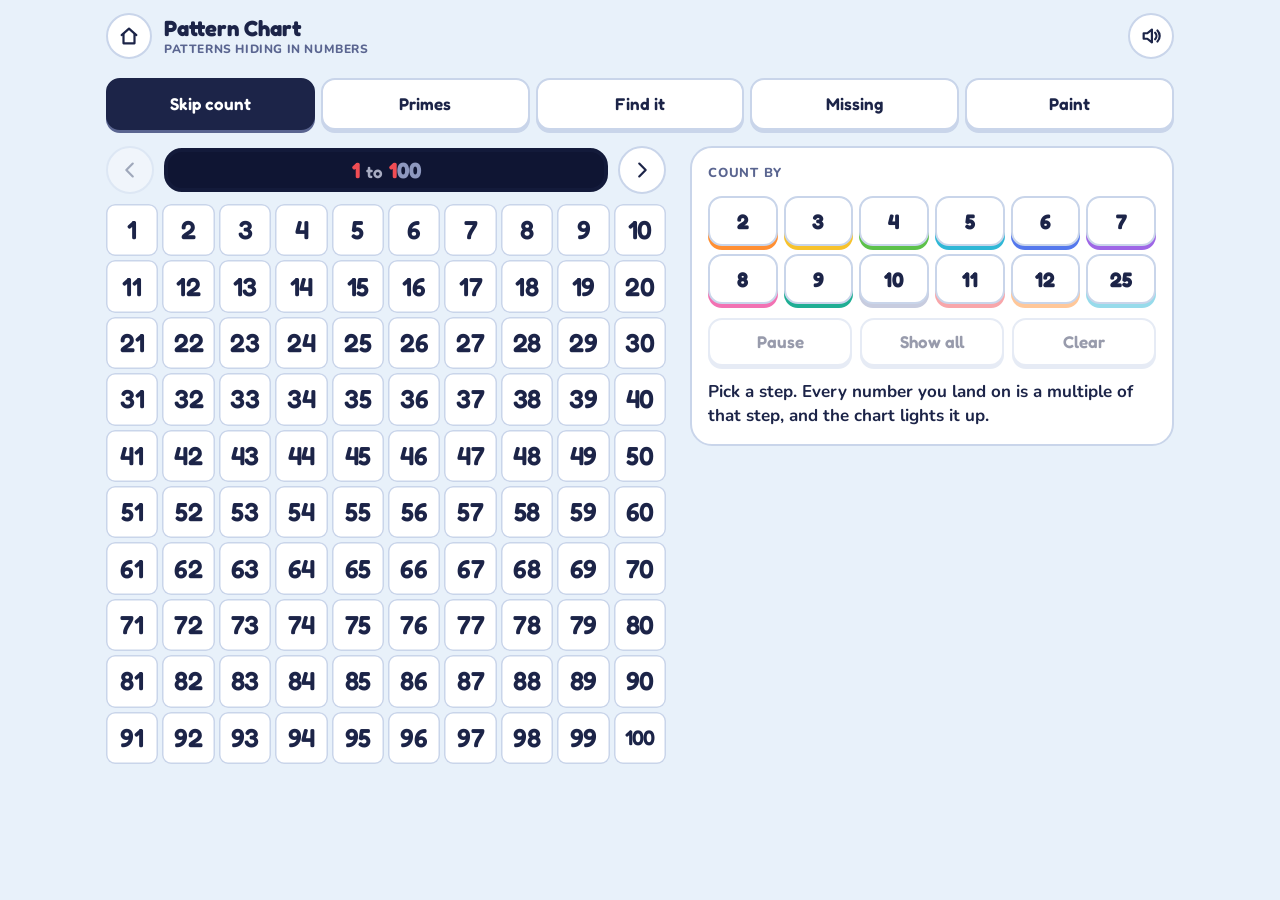
<file: chart.html>
<!doctype html>
<html lang="en">
<head>
<meta charset="utf-8">
<meta name="viewport" content="width=device-width, initial-scale=1, viewport-fit=cover">
<meta name="apple-mobile-web-app-capable" content="yes">
<meta name="mobile-web-app-capable" content="yes">
<meta name="theme-color" content="#1f2a57">
<link rel="icon" href="icon-192.png">
<link rel="apple-touch-icon" href="icon-180.png">
<link rel="manifest" href="manifest.webmanifest">
<title>Pattern Chart · Number Lab</title>
<link rel="preconnect" href="https://fonts.googleapis.com">
<link rel="preconnect" href="https://fonts.gstatic.com" crossorigin>
<link rel="stylesheet" href="https://fonts.googleapis.com/css2?family=Fredoka:wght@500;600;700&family=Nunito:wght@500;700;800&display=swap">
<link rel="stylesheet" href="shared/app.css">
<style>
  /* Layout: tool row, then the chart (pager + 10x10 grid) and the tool panel.
     Phone: one column, chart edge to edge so cells are ~34px. Wide screens: chart left, panel right. */
  .tools { display: grid; grid-template-columns: repeat(5, minmax(0, 1fr)); gap: 6px; }
  .tools .nl-btn { min-height: 52px; padding: 8px 3px; font-size: 15px; }
  @media (min-width: 600px) { .tools .nl-btn { font-size: 17px; } }

  .board { display: grid; gap: 16px; }
  .chartwrap { display: grid; gap: 10px; width: 100%; max-width: 600px; justify-self: center; align-content: start; }
  .panel { width: 100%; max-width: 600px; justify-self: center; display: grid; gap: 14px; align-content: start; }
  @media (min-width: 900px) {
    .board { grid-template-columns: minmax(0, 560px) minmax(0, 1fr); align-items: start; column-gap: 24px; }
    .chartwrap, .panel { max-width: none; }
  }

  /* pager */
  .pager { display: grid; grid-template-columns: 48px minmax(0, 1fr) 48px; align-items: center; gap: 10px; }
  .pager .nl-round { width: 48px; height: 48px; }
  .pager .nl-round[disabled] { opacity: 0.35; cursor: default; }
  .pagewin { text-align: center; font-family: var(--font-display); font-weight: 700; font-size: 22px; padding: 6px 12px; line-height: 1.1; }
  .pagewin .to { color: var(--window-fg); opacity: 0.7; font-size: 17px; font-weight: 600; margin: 0 6px; }

  /* the chart */
  .grid {
    container-type: inline-size; display: grid; grid-template-columns: repeat(10, minmax(0, 1fr)); gap: 2px;
    user-select: none; -webkit-user-select: none;
  }
  @media (min-width: 600px) { .grid { gap: 4px; } }
  .grid.painting { touch-action: none; }
  .tile {
    position: relative; aspect-ratio: 1; min-width: 0; padding: 0; border: 0; border-radius: 9px;
    background: var(--surface); color: var(--fg); box-shadow: inset 0 0 0 1.5px var(--line);
    font-family: var(--font-display); font-weight: 600; font-variant-numeric: tabular-nums; line-height: 1;
    display: grid; place-items: center; font-size: min(5.1cqw, 26px); letter-spacing: -0.01em;
    transition: background-color 0.25s, color 0.25s;
  }
  .tile.w3 { font-size: min(4.1cqw, 21px); letter-spacing: -0.03em; }
  .tile.w4 { font-size: min(3.4cqw, 17px); letter-spacing: -0.04em; }
  .tile:focus-visible { z-index: 4; }
  /* skip count and paint marks: digit-color fill, navy text */
  .tile.lit { color: #1c2448; box-shadow: none; font-weight: 700; }
  .tile.multi { box-shadow: inset 0 0 0 2px var(--fg); }
  /* sieve */
  .tile[data-s="one"] { color: var(--muted); background: var(--surface-2); opacity: 0.5; }
  .tile[data-s="x"] { color: var(--muted); background: var(--surface-2); }
  .tile[data-s="x"]::after {
    content: ""; position: absolute; inset: 16%; pointer-events: none;
    background: linear-gradient(to top right, transparent calc(50% - 1.6px), var(--k) calc(50% - 1.6px), var(--k) calc(50% + 1.6px), transparent calc(50% + 1.6px));
  }
  .tile[data-s="prime"] { color: var(--fg); font-weight: 700; background: color-mix(in srgb, var(--k) 16%, var(--surface)); box-shadow: none; }
  .tile[data-s="prime"]::before { content: ""; position: absolute; inset: 5%; border-radius: 46%; border: 3px solid var(--k); pointer-events: none; }
  .tile.w3[data-s="prime"]::before, .tile.w4[data-s="prime"]::before { inset: 3%; border-width: 2.5px; }
  .tile.active[data-s="prime"]::before { box-shadow: 0 0 0 3px color-mix(in srgb, var(--k) 40%, transparent); }
  /* find it */
  .tile.found { background: var(--good); color: #fff; box-shadow: none; font-weight: 700; }
  .tile.hintrow { box-shadow: inset 0 0 0 2.5px var(--focus); background: color-mix(in srgb, var(--focus) 12%, var(--surface)); }
  /* missing numbers */
  .tile.blank { background: transparent; box-shadow: none; border: 2px dashed var(--muted); color: var(--muted); }
  .tile.blank.sel { border: 3px solid var(--focus); background: color-mix(in srgb, var(--focus) 18%, var(--surface)); color: var(--focus); }
  .tile.filled { box-shadow: inset 0 0 0 2.5px var(--good); color: var(--good); font-weight: 700; }

  /* panel pieces */
  .say { margin: 0; font-size: 17px; font-weight: 700; line-height: 1.4; }
  .say.soft { color: var(--muted); font-weight: 700; font-size: 16px; }
  .row { display: flex; flex-wrap: wrap; gap: 8px; align-items: center; }
  .row .nl-btn { min-height: 48px; }
  .pair { display: grid; grid-template-columns: repeat(3, minmax(0, 1fr)); gap: 8px; }
  .pair .nl-btn { min-height: 48px; padding: 10px 4px; }

  .steps { display: grid; grid-template-columns: repeat(6, minmax(0, 1fr)); gap: 8px 6px; }
  .step { min-height: 50px; padding: 6px 0; font-size: 21px; box-shadow: 0 4px 0 var(--c); }
  .step:active:not([disabled]) { box-shadow: 0 0 0 var(--c); }
  .step[aria-pressed="true"] { background: var(--c); color: #1c2448; border-color: var(--c); box-shadow: 0 4px 0 color-mix(in srgb, var(--c) 55%, #000); }

  .chips { display: flex; flex-wrap: wrap; gap: 6px; }
  .chips:empty { display: none; }
  .lchip { display: inline-flex; align-items: center; gap: 7px; font-size: 15px; }
  .sw { width: 16px; height: 16px; border-radius: 5px; background: var(--c); flex: none; }
  .overlap { padding: 10px 12px; border-radius: 14px; background: var(--surface-2); border: 2px solid var(--line); font-size: 16px; }

  .sievebtns { display: grid; grid-template-columns: 1fr 1fr; gap: 10px; }
  .sievebtns .nl-big { grid-column: 1 / -1; }
  .sievebtns .nl-btn { min-height: 50px; }
  .progress { display: flex; gap: 5px; }
  .progress i { flex: 1; height: 8px; border-radius: 4px; background: var(--line); }
  .progress i.on { background: var(--good); }

  .win {
    display: flex; align-items: center; justify-content: center; gap: 10px; flex-wrap: wrap; text-align: center;
    font-family: var(--font-display); font-weight: 700; font-size: 32px; line-height: 1.1;
  }
  .win small { display: block; width: 100%; font-family: var(--font-body); font-size: 15px; font-weight: 800; color: var(--window-fg); opacity: 0.8; }

  .finder { display: flex; align-items: center; gap: 12px; }
  .finder .nl-window { flex: 1; min-width: 0; display: grid; justify-items: center; gap: 2px; padding: 8px 12px 10px; }
  .finder .lbl { font-size: 12px; font-weight: 800; letter-spacing: 0.08em; text-transform: uppercase; opacity: 0.7; }
  .finder .big { font-size: 58px; line-height: 1; }
  .finder .nl-round { width: 56px; height: 56px; background: var(--machine-edge); border-color: var(--window); color: var(--window-fg); }
  .finder .nl-round svg { width: 26px; height: 26px; }

  .choices { display: grid; grid-template-columns: repeat(3, minmax(0, 1fr)); gap: 10px; }
  .choice {
    min-height: 76px; border-radius: 18px; border: 4px solid var(--machine-edge); background: var(--window); color: var(--window-fg);
    font-family: var(--font-display); font-size: 34px; font-weight: 700; box-shadow: 0 5px 0 var(--machine-edge);
    transition: transform 0.05s, box-shadow 0.05s, opacity 0.2s;
  }
  .choice:active:not([disabled]) { transform: translateY(4px); box-shadow: 0 1px 0 var(--machine-edge); }
  .choice[disabled] { opacity: 0.28; cursor: default; }

  .swatches { display: grid; grid-template-columns: repeat(5, minmax(0, 1fr)); gap: 8px; }
  .swatch {
    min-height: 54px; border-radius: 14px; border: 3px solid transparent; background: var(--c); color: #1c2448;
    font-family: var(--font-display); font-size: 22px; font-weight: 700; box-shadow: 0 4px 0 color-mix(in srgb, var(--c) 55%, #000);
  }
  .swatch[aria-pressed="true"] { border-color: var(--fg); box-shadow: 0 0 0 3px var(--surface), 0 0 0 6px var(--fg); }
</style>
</head>
<body>
<div class="nl-app">
  <header class="nl-top">
    <a class="nl-round" href="./" aria-label="Back to Number Lab"><svg viewBox="0 0 24 24" aria-hidden="true"><path d="M4 11l8-7 8 7"/><path d="M6 10v10h12V10"/></svg></a>
    <h1>Pattern Chart<small>Patterns hiding in numbers</small></h1>
    <button class="nl-round nl-sound" aria-label="Sound"></button>
  </header>

  <nav class="tools" aria-label="Tools">
    <button class="nl-btn" id="tool-skip" data-tool="skip">Skip count</button>
    <button class="nl-btn" id="tool-sieve" data-tool="sieve">Primes</button>
    <button class="nl-btn" id="tool-find" data-tool="find">Find it</button>
    <button class="nl-btn" id="tool-missing" data-tool="missing">Missing</button>
    <button class="nl-btn" id="tool-paint" data-tool="paint">Paint</button>
  </nav>

  <main class="board">
    <section class="chartwrap" aria-label="Number chart">
      <div class="pager">
        <button class="nl-round" id="prev" aria-label="Previous hundred"><svg viewBox="0 0 24 24" aria-hidden="true"><path d="M15 5l-7 7 7 7"/></svg></button>
        <div class="nl-window pagewin" id="pageLabel" aria-live="polite"></div>
        <button class="nl-round" id="next" aria-label="Next hundred"><svg viewBox="0 0 24 24" aria-hidden="true"><path d="M9 5l7 7-7 7"/></svg></button>
      </div>
      <div class="grid" id="grid" role="group" aria-label="Numbers"></div>
    </section>

    <section class="nl-card panel" id="p-skip" aria-label="Skip count" hidden>
      <div class="nl-label">Count by</div>
      <div class="steps" id="steps"></div>
      <div class="pair">
        <button class="nl-btn" id="skipPause" disabled>Pause</button>
        <button class="nl-btn" id="skipAll" disabled>Show all</button>
        <button class="nl-btn" id="skipClear" disabled>Clear</button>
      </div>
      <p class="say" id="skipText" aria-live="polite"></p>
      <div class="chips" id="skipChips"></div>
      <p class="say overlap" id="skipOverlap" hidden></p>
    </section>

    <section class="nl-card panel" id="p-sieve" aria-label="Prime sieve" hidden>
      <div class="sievebtns">
        <button class="nl-big" id="sieveNext">Next step</button>
        <button class="nl-btn" id="sieveAuto" aria-pressed="false">Auto</button>
        <button class="nl-btn" id="sieveReset">Start over</button>
      </div>
      <div class="progress" id="sieveProgress" aria-hidden="true"></div>
      <p class="say" id="sieveText" aria-live="polite"></p>
      <div class="nl-machine win" id="sieveWin" hidden></div>
    </section>

    <section class="nl-card panel" id="p-find" aria-label="Find it" hidden>
      <div class="nl-machine finder">
        <div class="nl-window"><span class="lbl">Find</span><span class="big nl-num" id="findNum"></span></div>
        <button class="nl-round" id="findHear" aria-label="Hear the number again"><svg viewBox="0 0 24 24" aria-hidden="true"><path d="M4 9v6h4l5 4V5L8 9H4z"/><path d="M16.5 8.5a5 5 0 0 1 0 7M19 6a8.5 8.5 0 0 1 0 12"/></svg></button>
      </div>
      <p class="say" id="findText" aria-live="polite"></p>
      <div class="row">
        <button class="nl-big" id="findNew">New number</button>
        <span class="nl-chip">Found <span id="foundCount">0</span></span>
      </div>
    </section>

    <section class="nl-card panel" id="p-missing" aria-label="Missing numbers" hidden>
      <p class="say" id="missText" aria-live="polite"></p>
      <div class="choices" id="choices" hidden></div>
      <div class="nl-machine win" id="missWin" hidden></div>
      <div class="row">
        <button class="nl-btn" id="missNew">New puzzle</button>
        <span class="nl-chip">Filled <span id="missCount">0</span> of 8</span>
      </div>
    </section>

    <section class="nl-card panel" id="p-paint" aria-label="Paint" hidden>
      <div class="nl-label">Pick a color</div>
      <div class="swatches" id="swatches"></div>
      <p class="say soft">Tap squares to color them, or drag to paint a line. Tap a square again to erase it.</p>
      <div class="row"><button class="nl-btn" id="paintClear">Clear the chart</button></div>
    </section>
  </main>
</div>
<script src="shared/app.js"></script>
<script>
(() => {
  "use strict";
  const $ = (s) => document.querySelector(s);
  const NAVY = "#1c2448";
  const PAGES = 10;
  const TOOLS = ["skip", "sieve", "find", "missing", "paint"];
  const sleep = (ms) => new Promise((r) => setTimeout(r, ms));
  const gcd = (a, b) => (b ? gcd(b, a % b) : a);
  const lcm = (a, b) => (a / gcd(a, b)) * b;
  const andList = (a) => (a.length < 2 ? String(a[0] ?? "") : a.slice(0, -1).join(", ") + " and " + a[a.length - 1]);
  const shuffle = (a) => { for (let i = a.length - 1; i > 0; i--) { const j = NL.randInt(i + 1) - 1; [a[i], a[j]] = [a[j], a[i]]; } return a; };

  let tool = NL.store.get("chart-tool", "skip");
  if (!TOOLS.includes(tool)) tool = "skip";
  let page = Number(NL.store.get("chart-page", 0));
  if (!Number.isInteger(page) || page < 0 || page >= PAGES) page = 0;
  const S = () => page * 100 + 1;
  const E = () => page * 100 + 100;
  const onPage = (n) => n >= S() && n <= E();
  const rowStart = (n) => Math.floor((n - 1) / 10) * 10 + 1;

  // ---------- the grid ----------
  const grid = $("#grid");
  const tiles = [];
  for (let i = 0; i < 100; i++) {
    const b = document.createElement("button");
    b.type = "button"; b.className = "tile";
    grid.appendChild(b); tiles.push(b);
  }
  const tileOf = (n) => (onPage(n) ? tiles[n - S()] : null);

  function fillOf(cols) {
    if (cols.length === 1) return cols[0];
    // hard diagonal split with a thin light seam between colors, so overlaps read as two (or more) counts
    const w = 100 / cols.length, seam = "rgba(255,255,255,0.95)";
    const stops = cols.map((c, i) => {
      const a = i * w, b = (i + 1) * w;
      return `${c} ${i ? `calc(${a}% + 1.5px)` : "0%"} ${i < cols.length - 1 ? `calc(${b}% - 1.5px)` : "100%"}`
        + (i < cols.length - 1 ? `, ${seam} calc(${b}% - 1.5px) calc(${b}% + 1.5px)` : "");
    });
    return `linear-gradient(135deg, ${stops.join(", ")})`;
  }

  function renderTile(i) {
    const el = tiles[i], n = S() + i;
    let text = String(n);
    el.dataset.n = n;
    el.className = "tile w" + text.length;
    el.style.cssText = "";
    el.removeAttribute("data-s");
    el.removeAttribute("aria-label");
    if (tool === "skip") {
      const cols = layers.filter((L) => n % L.s === 0 && (L.done || n <= L.cursor)).map((L) => L.color);
      if (cols.length) { el.classList.add("lit"); el.style.background = fillOf(cols); }
      if (cols.length > 1) el.classList.add("multi");
    } else if (tool === "sieve") {
      const st = sieve.st.get(n);
      if (st) { el.dataset.s = st.s; el.style.setProperty("--k", st.c); }
      if (sieve.active === n) el.classList.add("active");
    } else if (tool === "find") {
      if (find.done && n === find.target) el.classList.add("found");
      else if (find.hintRow && rowStart(n) === find.hintRow) el.classList.add("hintrow");
    } else if (tool === "missing") {
      if (miss.blanks.has(n)) {
        text = "?"; el.classList.add("blank"); el.setAttribute("aria-label", "Missing number");
        if (miss.sel === n) el.classList.add("sel");
      } else if (miss.filled.has(n)) el.classList.add("filled");
    } else if (tool === "paint") {
      const d = paint.get(n);
      if (d !== undefined) { el.classList.add("lit"); el.style.background = NL.digitVar(d); }
    }
    el.textContent = text;
  }
  const renderAll = () => { for (let i = 0; i < 100; i++) renderTile(i); };
  const renderN = (n) => { if (onPage(n)) renderTile(n - S()); };

  /** Small bounce. Calm mode: barely there. */
  function bounce(el) {
    if (!el) return;
    const c = NL.calm();
    el.style.zIndex = "3";
    const a = el.animate(
      [{ transform: "scale(1)" }, { transform: `scale(${c ? 1.06 : 1.28})`, offset: 0.4 }, { transform: "scale(1)" }],
      { duration: c ? 160 : 300, easing: "ease-out" });
    a.onfinish = a.oncancel = () => { el.style.zIndex = ""; };
  }

  // ---------- pager ----------
  function paintPager() {
    const lab = $("#pageLabel");
    lab.textContent = "";
    const a = document.createElement("span"), to = document.createElement("span"), b = document.createElement("span");
    NL.colorDigits(a, S()); NL.colorDigits(b, E());
    to.className = "to"; to.textContent = "to";
    lab.append(a, to, b);
    $("#prev").disabled = page === 0;
    $("#next").disabled = page === PAGES - 1;
    grid.setAttribute("aria-label", `Numbers ${S()} to ${E()}`);
  }
  function setPage(p) {
    if (p < 0 || p >= PAGES || p === page) return;
    finishAnim(); sieveStopAuto(); flushMarks(true);
    page = p; NL.store.set("chart-page", p);
    NL.sfx.whoosh();
    paintPager();
    if (tool === "sieve") sieveReset();
    if (tool === "find") newTarget(true);
    if (tool === "missing") newPuzzle();
    renderAll(); refreshPanel();
  }
  $("#prev").addEventListener("click", () => setPage(page - 1));
  $("#next").addEventListener("click", () => setPage(page + 1));

  // ---------- 1. skip count ----------
  const STEPS = [2, 3, 4, 5, 6, 7, 8, 9, 10, 11, 12, 25];
  const MAX_LAYERS = 4;
  const PATTERN = {
    2: "Counting by 2 makes five straight columns. These are the even numbers: they end in 0, 2, 4, 6 or 8.",
    3: "Counting by 3 makes stripes that slant down to the left. Add the digits of any of them and you get a multiple of 3, like 2 + 7 = 9.",
    4: "Counting by 4 lands on every other even number. The columns repeat every 2 rows, because 20 is a multiple of 4.",
    5: "Counting by 5 makes two straight columns: every number ends in 5 or 0.",
    6: "Counting by 6 lands only on even numbers, because 6 = 2 × 3. The pattern repeats every 3 rows, because 30 is a multiple of 6.",
    7: "Each jump of 7 is 3 short of a whole row of 10, so the marks slide 3 squares to the left each row.",
    8: "Each jump of 8 is 2 short of a whole row of 10, so the marks slide 2 squares to the left each row.",
    9: "Counting by 9: the tens go up while the ones go down. Each jump is 1 short of a whole row, so the marks make a diagonal.",
    10: "Counting by 10 makes one straight column. Every number ends in 0, and only the tens change.",
    11: "Counting by 11 makes a diagonal. Each jump is a whole row of 10 plus 1 more.",
    12: "Each jump of 12 is a whole row of 10 plus 2 more, so the marks slide 2 squares to the right each row.",
    25: "Counting by 25 takes four jumps to make 100. Every number ends in 25, 50, 75 or 00.",
  };
  // Last digit's color; the two-digit steps get a lighter tint so 12 and 2 (or 25 and 5) stay apart when stacked.
  const stepColor = (s) => (s >= 10 ? `color-mix(in srgb, var(--d${s % 10}) 50%, #ffffff)` : `var(--d${s % 10})`);
  const layers = [];
  let anim = null, animId = 0;
  const countOn = (s) => Math.floor(E() / s) - Math.floor((S() - 1) / s);

  const stepsEl = $("#steps");
  for (const s of STEPS) {
    const b = document.createElement("button");
    b.className = "nl-btn step nl-num"; b.dataset.s = s; b.textContent = s;
    b.style.setProperty("--c", stepColor(s));
    b.setAttribute("aria-pressed", "false");
    b.setAttribute("aria-label", `Count by ${s}`);
    b.addEventListener("click", () => pickStep(s));
    stepsEl.appendChild(b);
  }

  function pickStep(s) {
    const at = layers.findIndex((L) => L.s === s);
    if (at >= 0) { // tapping a lit step again takes that layer away
      if (anim && anim.L === layers[at]) stopAnim();
      layers.splice(at, 1);
      NL.sfx.pop(); renderAll(); refreshSkip();
      return;
    }
    finishAnim();
    if (layers.length >= MAX_LAYERS) layers.shift();
    const L = { s, color: stepColor(s), cursor: S() - 1, done: false };
    layers.push(L);
    const id = ++animId;
    anim = { L, id, i: 0, timer: 0, paused: false, intro: true };
    renderAll(); refreshSkip();
    Promise.race([Promise.resolve(NL.say("skip", "Let's skip count!")), sleep(1800)]).then(() => {
      if (!anim || anim.id !== id) return;
      anim.intro = false;
      if (!anim.paused) tick();
    });
  }
  function tick() {
    if (!anim) return;
    const L = anim.L;
    const next = (Math.floor(L.cursor / L.s) + 1) * L.s;
    if (next > E()) { L.done = true; anim = null; NL.sfx.chime(); refreshSkip(); return; }
    L.cursor = next;
    renderN(next); bounce(tileOf(next));
    NL.sfx.blip(anim.i++);
    if (next <= 100) NL.sayNumber(next);
    anim.timer = setTimeout(tick, NL.calm() ? 350 : 700);
  }
  function stopAnim() { if (anim) { clearTimeout(anim.timer); anim = null; } }
  function finishAnim() {
    if (!anim) return;
    anim.L.done = true; stopAnim();
    if (tool === "skip") renderAll();
    refreshSkip();
  }
  $("#skipPause").addEventListener("click", () => {
    if (!anim) return;
    if (anim.paused) { anim.paused = false; if (!anim.intro) tick(); }
    else { anim.paused = true; clearTimeout(anim.timer); }
    refreshSkip();
  });
  $("#skipAll").addEventListener("click", () => { if (anim) { finishAnim(); NL.sfx.whoosh(); } });
  $("#skipClear").addEventListener("click", () => { stopAnim(); layers.length = 0; NL.sfx.pop(); renderAll(); refreshSkip(); });

  function refreshSkip() {
    for (const b of stepsEl.children) b.setAttribute("aria-pressed", String(layers.some((L) => L.s === Number(b.dataset.s))));
    const pause = $("#skipPause");
    pause.disabled = !anim;
    pause.textContent = anim && anim.paused ? "Resume" : "Pause";
    $("#skipAll").disabled = !anim;
    $("#skipClear").disabled = !layers.length;
    const top = layers[layers.length - 1];
    $("#skipText").textContent = top ? PATTERN[top.s]
      : "Pick a step. Every number you land on is a multiple of that step, and the chart lights it up.";
    const chips = $("#skipChips");
    chips.textContent = "";
    for (const L of layers) {
      const c = document.createElement("span"); c.className = "nl-chip lchip";
      const sw = document.createElement("span"); sw.className = "sw"; sw.style.setProperty("--c", L.color);
      c.append(sw, `${countOn(L.s)} multiples of ${L.s}`);
      chips.appendChild(c);
    }
    const ov = $("#skipOverlap");
    ov.hidden = layers.length < 2;
    if (layers.length >= 2) ov.textContent = overlapText();
  }
  function overlapText() {
    const a = layers[layers.length - 2].s, b = layers[layers.length - 1].s;
    const lo = Math.min(a, b), hi = Math.max(a, b), m = lcm(a, b);
    const common = [];
    for (let n = Math.ceil(S() / m) * m; n <= E() && common.length < 3; n += m) common.push(n);
    let t;
    if (m === hi) t = `Every multiple of ${hi} is also a multiple of ${lo}, so all the ${hi}s are split tiles. They are common multiples of ${lo} and ${hi}.`;
    else if (common.length) t = `Split tiles like ${andList(common)} are common multiples: they are in the ${a} count and the ${b} count. The smallest common multiple of ${a} and ${b} is ${m}.`;
    else t = `The ${a} count and the ${b} count never meet on this page. Their smallest common multiple is ${m}.`;
    if (layers.length > 2) {
      let three = 0;
      for (let n = S(); n <= E(); n++) if (layers.filter((L) => n % L.s === 0).length >= 3) three++;
      if (three) t += ` Tiles with three colors are in three counts at once.`;
    }
    return t;
  }

  // ---------- 2. prime sieve ----------
  const sieve = { page: -1, st: new Map(), steps: [], i: 0, active: 0, auto: 0, pend: [], pendTimer: 0, done: false, text: "", count: 0 };
  const smallPrimes = (lim) => { const r = []; for (let p = 2; p * p <= lim; p++) if (NL.isPrime(p)) r.push(p); return r; };
  const nextPrime = (p) => { let q = p + 1; while (!NL.isPrime(q)) q++; return q; };

  function sieveReset() {
    sieveStopAuto(); flushMarks(true);
    sieve.page = page; sieve.st = new Map(); sieve.i = 0; sieve.active = 0; sieve.done = false; sieve.count = 0;
    const ps = smallPrimes(E());
    sieve.steps = (page === 0 ? [{ k: "one" }] : []).concat(ps.map((p) => ({ k: "p", p })), [{ k: "end", q: nextPrime(ps[ps.length - 1]) }]);
    sieve.text = page === 0
      ? "A prime number has exactly two factors: 1 and itself. This sieve, invented by Eratosthenes over 2,000 years ago, finds every prime up to 100."
      : `To find the primes from ${S()} to ${E()}, cross out the multiples of ${andList(ps)}. Every number left over is prime.`;
  }
  /** Mark numbers one at a time (instantly in calm mode). */
  function animateMarks(nums, make, sound) {
    flushMarks();
    if (NL.calm() || !nums.length) { for (const n of nums) { sieve.st.set(n, make(n)); renderN(n); } return; }
    const per = Math.max(12, Math.min(55, 1100 / nums.length));
    sieve.pend = nums.map((n) => ({ n, v: make(n) }));
    let k = 0;
    const run = () => {
      const it = sieve.pend.shift();
      if (!it) { sieve.pendTimer = 0; return; }
      sieve.st.set(it.n, it.v); renderN(it.n);
      if (sound) sound(k);
      k++;
      sieve.pendTimer = setTimeout(run, per);
    };
    run();
  }
  function flushMarks(discard) {
    clearTimeout(sieve.pendTimer); sieve.pendTimer = 0;
    if (!discard) for (const { n, v } of sieve.pend) { sieve.st.set(n, v); if (tool === "sieve") renderN(n); }
    sieve.pend = [];
  }
  function sieveNext() {
    if (sieve.done) return;
    flushMarks();
    const step = sieve.steps[sieve.i++];
    const s0 = S(), e0 = E();
    const prevActive = sieve.active;
    sieve.active = 0;
    if (step.k === "one") {
      sieve.st.set(1, { s: "one", c: "var(--d0)" });
      NL.sfx.clunk();
      sieve.text = "1 is not prime, because it has only one factor: 1.";
    } else if (step.k === "p") {
      const p = step.p, c = NL.colorOf(p);
      const mults = [];
      for (let m = Math.max(2 * p, Math.ceil(s0 / p) * p); m <= e0; m += p) mults.push(m);
      const fresh = mults.filter((m) => !sieve.st.has(m));
      const ex = mults.slice(0, 3).join(", ");
      if (page === 0) {
        sieve.st.set(p, { s: "prime", c }); sieve.active = p;
        const prevP = sieve.steps[sieve.i - 2] && sieve.steps[sieve.i - 2].k === "p" ? sieve.steps[sieve.i - 2].p : 1;
        const skipped = [];
        for (let k = prevP + 1; k < p; k++) skipped.push(k);
        sieve.text = skipped.length
          ? `${andList(skipped)} ${skipped.length > 1 ? "are" : "is"} already crossed out, so ${p} is the next prime: circle it, then cross out ${ex} and its other multiples.`
          : `${p} is prime: circle it, then cross out ${ex} and every other multiple of ${p}.`;
      } else {
        sieve.text = fresh.length
          ? `Cross out ${ex} and the other multiples of ${p} on this page, because ${p} is a factor of each one.`
          : `The multiples of ${p} on this page, like ${mults[0]}, were already crossed out.`;
      }
      NL.sayNumber(p);
      animateMarks(fresh, () => ({ s: "x", c }), (k) => { if (k % 2 === 0) NL.sfx.tick(); });
    } else {
      const rest = [];
      for (let n = Math.max(2, s0); n <= e0; n++) if (!sieve.st.has(n)) rest.push(n);
      for (const [n, v] of sieve.st) if (v.s === "prime" && onPage(n)) sieve.count++;
      sieve.count += rest.length;
      sieve.done = true;
      const q = step.q;
      sieve.text = `${q} × ${q} = ${q * q}, which is past ${e0}, so every number left is prime.`;
      animateMarks(rest, (n) => ({ s: "prime", c: NL.colorOf(n) }), (k) => NL.sfx.blip(k));
      NL.sfx.yay();
      setTimeout(() => { if (sieve.done && tool === "sieve") NL.say("prime", "Those are prime numbers!"); }, 700);
      NL.confetti(2600);
      sieveStopAuto();
    }
    if (prevActive) renderN(prevActive);
    if (tool === "sieve") { renderN(1); if (sieve.active) { renderN(sieve.active); bounce(tileOf(sieve.active)); } }
    refreshSieve();
  }
  function sieveStopAuto() { if (sieve.auto) { clearInterval(sieve.auto); sieve.auto = 0; } refreshSieveButtons(); }
  $("#sieveNext").addEventListener("click", () => { sieveStopAuto(); sieveNext(); });
  $("#sieveAuto").addEventListener("click", () => {
    if (sieve.auto) { sieveStopAuto(); return; }
    if (sieve.done) { sieveReset(); renderAll(); }
    sieveNext();
    if (!sieve.done) sieve.auto = setInterval(() => { if (sieve.done) sieveStopAuto(); else sieveNext(); }, 2400);
    refreshSieveButtons();
  });
  $("#sieveReset").addEventListener("click", () => { sieveReset(); NL.sfx.whoosh(); renderAll(); refreshSieve(); });

  function refreshSieveButtons() {
    const auto = $("#sieveAuto");
    auto.setAttribute("aria-pressed", String(!!sieve.auto));
    auto.textContent = sieve.auto ? "Pause" : "Auto";
    $("#sieveNext").disabled = sieve.done;
    $("#sieveReset").disabled = sieve.i === 0;
  }
  function refreshSieve() {
    refreshSieveButtons();
    $("#sieveText").textContent = sieve.text;
    const pr = $("#sieveProgress");
    pr.textContent = "";
    sieve.steps.forEach((_, i) => { const d = document.createElement("i"); if (i < sieve.i) d.className = "on"; pr.appendChild(d); });
    const win = $("#sieveWin");
    win.hidden = !sieve.done;
    if (sieve.done) {
      win.textContent = "";
      const line = document.createElement("span"), n = document.createElement("span");
      NL.colorDigits(n, sieve.count); line.append(n, " primes!");
      const sm = document.createElement("small"); sm.textContent = `from ${S()} to ${E()}`;
      win.append(line, sm);
    }
  }

  // ---------- 3. find it ----------
  const find = { page: -1, target: 0, done: false, hintRow: 0, count: 0, text: "" };
  function newTarget(speak) {
    let t;
    do { t = NL.randBetween(S(), E()); } while (t === find.target);
    find.page = page; find.target = t; find.done = false; find.hintRow = 0;
    find.text = "Listen, then tap that number on the chart.";
    if (speak) NL.sayNumber(t);
    if (tool === "find") renderAll();
    refreshFind();
  }
  function onFind(n, el) {
    if (find.done) { NL.sayNumber(n); bounce(el); return; }
    if (n === find.target) {
      find.done = true; find.hintRow = 0; find.count++;
      find.text = `You found ${n}!`;
      NL.sfx.chime(); NL.say("found", "You found it!");
      renderAll(); bounce(tileOf(n));
    } else {
      NL.sfx.soft();
      const t = find.target, r = rowStart(t);
      find.hintRow = r;
      find.text = rowStart(n) === r
        ? `That one is ${n}. ${t} is in this same row, a little to the ${t < n ? "left" : "right"}.`
        : `That one is ${n}. ${t} is in the row that starts with ${r}.`;
      renderAll();
    }
    refreshFind();
  }
  function refreshFind() {
    const fn = $("#findNum");
    if (find.target) { NL.colorDigits(fn, find.target); fn.dataset.n = find.target; }
    $("#findText").textContent = find.text;
    $("#foundCount").textContent = find.count;
    $("#findNew").textContent = find.done ? "Next number" : "New number";
  }
  $("#findNew").addEventListener("click", () => newTarget(true));
  $("#findHear").addEventListener("click", () => { if (find.target) NL.sayNumber(find.target); });

  // ---------- 4. missing numbers ----------
  const BLANKS = 8;
  const miss = { page: -1, blanks: new Set(), filled: new Set(), sel: 0, choices: new Map(), wrong: new Map(), done: false, text: "" };
  function newPuzzle() {
    miss.page = page; miss.blanks = new Set(); miss.filled = new Set(); miss.sel = 0;
    miss.choices = new Map(); miss.wrong = new Map(); miss.done = false;
    while (miss.blanks.size < BLANKS) miss.blanks.add(NL.randBetween(S(), E()));
    miss.text = `${BLANKS} numbers are hiding. Tap a blank square, then pick the number that belongs there.`;
    if (tool === "missing") renderAll();
    refreshMiss();
  }
  function makeChoices(n) {
    const ok = (x) => x >= S() && x <= E() && x !== n;
    const near = [n - 1, n + 1, n - 10, n + 10].filter(ok);
    const far = [n - 2, n + 2, n - 11, n + 11, n - 9, n + 9].filter(ok);
    const pick = [];
    while (pick.length < 2 && near.length) pick.push(near.splice(NL.randInt(near.length) - 1, 1)[0]);
    while (pick.length < 2 && far.length) pick.push(far.shift());
    return shuffle([n, ...pick]);
  }
  function neighborHint(n) {
    const free = (x) => onPage(x) && !miss.blanks.has(x);
    if (free(n - 1) && rowStart(n - 1) === rowStart(n)) return `The number just before it is ${n - 1}.`;
    if (free(n + 1) && rowStart(n + 1) === rowStart(n)) return `The number just after it is ${n + 1}.`;
    if (free(n - 10)) return `The number above it is ${n - 10}.`;
    if (free(n + 10)) return `The number below it is ${n + 10}.`;
    return `It is in the row that starts with ${rowStart(n)}.`;
  }
  function onMiss(n, el) {
    if (miss.blanks.has(n)) {
      miss.sel = n;
      if (!miss.choices.has(n)) miss.choices.set(n, makeChoices(n));
      NL.sfx.tick();
      miss.text = "Which number goes in the blue square?";
      renderAll(); bounce(tileOf(n));
    } else { NL.sayNumber(n); bounce(el); return; }
    refreshMiss();
  }
  function pickChoice(v) {
    const n = miss.sel;
    if (!n) return;
    if (v === n) {
      miss.blanks.delete(n); miss.filled.add(n); miss.sel = 0;
      NL.sfx.pop(); NL.sayNumber(n);
      if (!miss.blanks.size) {
        miss.done = true;
        miss.text = "Every square is filled. The chart is whole again.";
        NL.sfx.yay(); NL.confetti(2200);
        setTimeout(() => { if (miss.done && tool === "missing") NL.say("great", "Great thinking!"); }, 800);
      } else {
        const left = miss.blanks.size;
        miss.text = `Yes, ${n} goes there. ${left} more ${left === 1 ? "square is" : "squares are"} blank.`;
      }
      renderAll(); bounce(tileOf(n));
    } else {
      NL.sfx.soft();
      if (!miss.wrong.has(n)) miss.wrong.set(n, new Set());
      miss.wrong.get(n).add(v);
      miss.text = `Not ${v}. ${neighborHint(n)} Try another one.`;
    }
    refreshMiss();
  }
  function refreshMiss() {
    $("#missText").textContent = miss.text;
    $("#missCount").textContent = miss.filled.size;
    const box = $("#choices");
    box.hidden = !miss.sel;
    box.textContent = "";
    if (miss.sel) {
      const wrong = miss.wrong.get(miss.sel) || new Set();
      for (const v of miss.choices.get(miss.sel)) {
        const b = document.createElement("button");
        b.className = "choice nl-num"; b.dataset.v = v;
        NL.colorDigits(b, v);
        b.disabled = wrong.has(v);
        b.addEventListener("click", () => pickChoice(v));
        box.appendChild(b);
      }
    }
    const win = $("#missWin");
    win.hidden = !miss.done;
    if (miss.done) {
      win.textContent = "";
      const line = document.createElement("span"), n = document.createElement("span");
      NL.colorDigits(n, BLANKS); line.append(n, " found!");
      win.append(line);
    }
  }
  $("#missNew").addEventListener("click", () => { newPuzzle(); NL.sfx.whoosh(); });

  // ---------- 5. paint ----------
  const paint = new Map();
  let paintColor = 6, drag = null;
  const swEl = $("#swatches");
  for (let d = 0; d <= 9; d++) {
    const b = document.createElement("button");
    b.className = "swatch"; b.dataset.d = d; b.textContent = d;
    b.style.setProperty("--c", NL.digitVar(d));
    b.setAttribute("aria-label", `Color ${d}`);
    b.addEventListener("click", () => { paintColor = d; NL.sfx.blip(d); refreshPaint(); });
    swEl.appendChild(b);
  }
  function refreshPaint() { for (const b of swEl.children) b.setAttribute("aria-pressed", String(Number(b.dataset.d) === paintColor)); }
  function paintTap(n, el) {
    const erase = paint.get(n) === paintColor;
    if (erase) paint.delete(n); else paint.set(n, paintColor);
    renderN(n); bounce(el); NL.sfx.pop(); NL.sayNumber(n);
    return erase;
  }
  grid.addEventListener("pointerdown", (e) => {
    if (tool !== "paint") return;
    const el = e.target.closest(".tile");
    if (!el) return;
    e.preventDefault();
    const n = Number(el.dataset.n);
    drag = { erase: paintTap(n, el), last: n };
    try { grid.setPointerCapture(e.pointerId); } catch { /* fine */ }
  });
  grid.addEventListener("pointermove", (e) => {
    if (!drag || tool !== "paint") return;
    const hit = document.elementFromPoint(e.clientX, e.clientY);
    const el = hit && hit.closest(".tile");
    if (!el) return;
    const n = Number(el.dataset.n);
    if (n === drag.last) return;
    drag.last = n;
    if (drag.erase) paint.delete(n); else paint.set(n, paintColor);
    renderN(n); NL.sfx.tick();
  });
  const endDrag = () => { drag = null; };
  grid.addEventListener("pointerup", endDrag);
  grid.addEventListener("pointercancel", endDrag);
  $("#paintClear").addEventListener("click", () => { paint.clear(); NL.sfx.whoosh(); renderAll(); });

  // ---------- tile taps ----------
  grid.addEventListener("click", (e) => {
    const el = e.target.closest(".tile");
    if (!el) return;
    const n = Number(el.dataset.n);
    if (tool === "find") onFind(n, el);
    else if (tool === "missing") onMiss(n, el);
    else if (tool === "paint") { if (e.detail === 0) paintTap(n, el); } // keyboard; pointer painting happens on pointerdown
    else { NL.sayNumber(n); bounce(el); }
  });

  // ---------- tools ----------
  function refreshPanel() {
    if (tool === "skip") refreshSkip();
    else if (tool === "sieve") refreshSieve();
    else if (tool === "find") refreshFind();
    else if (tool === "missing") refreshMiss();
    else refreshPaint();
  }
  function setTool(t, user) {
    if (t !== "skip") finishAnim();
    if (t !== "sieve") { sieveStopAuto(); flushMarks(); }
    tool = t; NL.store.set("chart-tool", t);
    for (const b of document.querySelectorAll(".tools .nl-btn")) b.setAttribute("aria-pressed", String(b.dataset.tool === t));
    for (const id of TOOLS) $("#p-" + id).hidden = id !== t;
    grid.classList.toggle("painting", t === "paint");
    if (t === "sieve" && sieve.page !== page) sieveReset();
    if (t === "find") { if (find.page !== page) newTarget(user); else if (user && !find.done) NL.sayNumber(find.target); }
    if (t === "missing" && miss.page !== page) newPuzzle();
    renderAll(); refreshPanel();
  }
  for (const b of document.querySelectorAll(".tools .nl-btn")) {
    b.addEventListener("click", () => { if (b.dataset.tool !== tool) { NL.sfx.tick(); setTool(b.dataset.tool, true); } });
  }

  document.addEventListener("pointerdown", () => {
    NL.preload(["skip", "found", "prime", "great", ...Array.from({ length: 30 }, (_, i) => "n" + (i + 1))]);
  }, { once: true });

  paintPager();
  setTool(tool, false);
})();
</script>
</body>
</html>
</file>
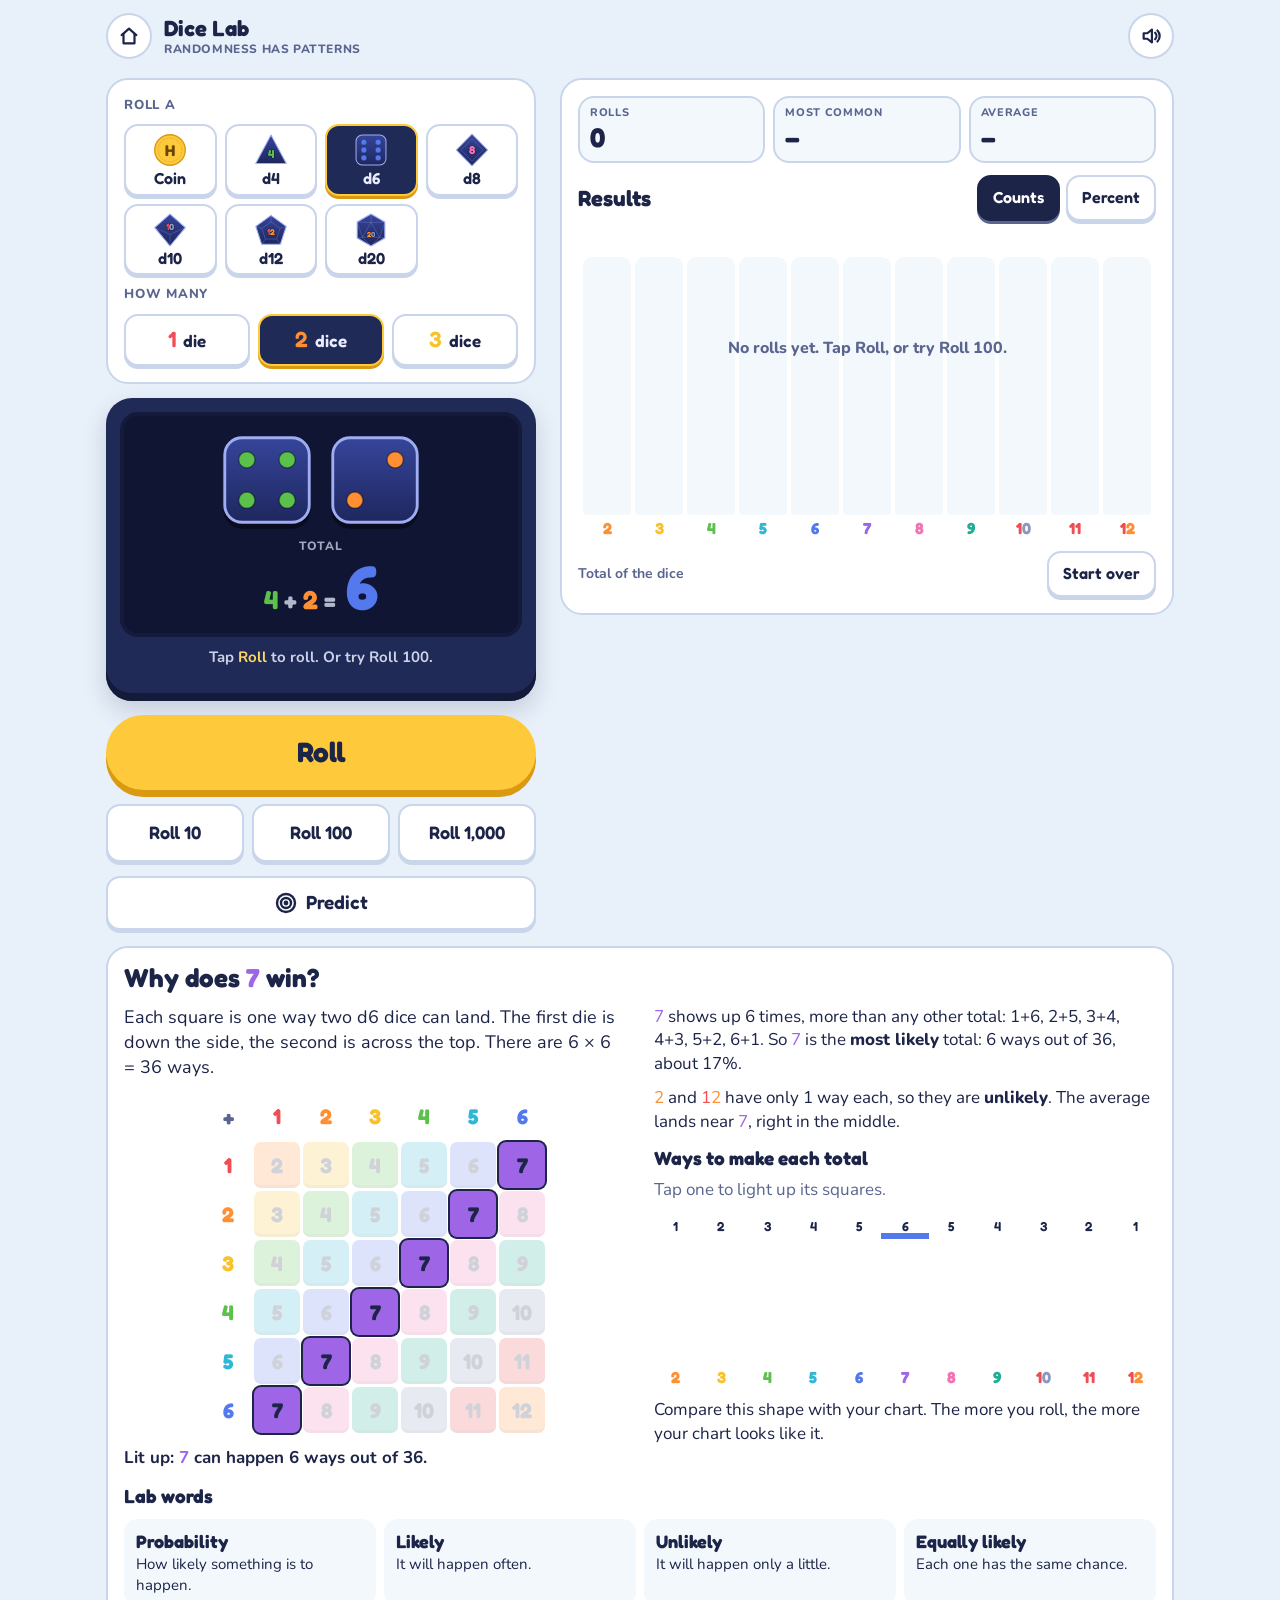
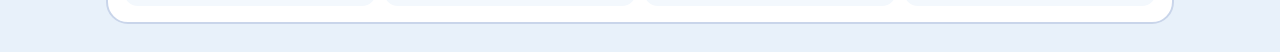
<file: dice.html>
<!doctype html>
<html lang="en">
<head>
<meta charset="utf-8">
<meta name="viewport" content="width=device-width, initial-scale=1, viewport-fit=cover">
<meta name="apple-mobile-web-app-capable" content="yes">
<meta name="mobile-web-app-capable" content="yes">
<meta name="theme-color" content="#1f2a57">
<link rel="apple-touch-icon" href="icon-180.png">
<link rel="manifest" href="manifest.webmanifest">
<link rel="icon" href="icon-192.png">
<title>Dice Lab · Number Lab</title>
<link rel="preconnect" href="https://fonts.googleapis.com">
<link rel="preconnect" href="https://fonts.gstatic.com" crossorigin>
<link rel="stylesheet" href="https://fonts.googleapis.com/css2?family=Fredoka:wght@500;600;700&family=Nunito:wght@500;700;800&display=swap">
<link rel="stylesheet" href="shared/app.css">
<style>
  /* Layout: setup, dice machine and roll buttons on the left; stats and the live chart on the right;
     the "Why?" card spans the bottom. One column on phones. */
  .nl-app { grid-template-columns: minmax(0, 1fr); }
  .lab { display: grid; grid-template-columns: minmax(0, 1fr); gap: 16px; min-width: 0; }
  .left, .right { display: grid; grid-template-columns: minmax(0, 1fr); gap: 14px; align-content: start; min-width: 0; }
  .nl-card { min-width: 0; }
  @media (min-width: 900px) {
    .lab { grid-template-columns: minmax(0, 430px) minmax(0, 1fr); align-items: start; column-gap: 24px; }
    .why { grid-column: 1 / -1; }
  }
  h2 { font-size: 22px; }

  /* ---------- setup ---------- */
  .setup { display: grid; gap: 10px; }
  .kinds { display: grid; grid-template-columns: repeat(4, minmax(0, 1fr)); gap: 8px; }
  .kinds .nl-btn { display: grid; justify-items: center; gap: 3px; min-height: 70px; padding: 7px 4px 6px; font-size: 16px; }
  .kinds .die { width: 34px; height: 34px; }
  .counts { display: grid; grid-template-columns: repeat(3, minmax(0, 1fr)); gap: 8px; }
  .counts .nl-btn { min-height: 52px; padding: 8px 6px; font-size: 17px; }
  .counts .nl-btn .nl-digits { font-size: 22px; margin-right: 3px; }
  /* selected setup/pick buttons: dark panel + yellow ring, so colored digits stay readable in both themes */
  .kinds .nl-btn[aria-pressed="true"], .counts .nl-btn[aria-pressed="true"], .pick-grid .nl-btn[aria-pressed="true"] {
    background: var(--machine); color: var(--window-fg); border-color: var(--button); box-shadow: 0 3px 0 var(--button-edge);
  }

  /* ---------- dice machine ---------- */
  .tray { display: grid; justify-items: center; gap: 10px; padding: 16px 10px 14px; min-height: 196px; align-content: center; }
  .dice { display: flex; justify-content: center; gap: 12px; }
  .die { width: 104px; height: 104px; flex: none; }
  .dice[data-n="2"] .die { width: 96px; height: 96px; }
  .dice[data-n="3"] .die { width: 82px; height: 82px; }
  .die svg { display: block; width: 100%; height: 100%; overflow: visible; }
  .dice .die svg { filter: drop-shadow(0 5px 0 rgba(0, 0, 0, 0.4)); }
  .die .body { fill: url(#dieFill); stroke: #9fadf2; stroke-width: 3; stroke-linejoin: round; }
  .die .facet { fill: none; stroke: rgba(170, 184, 255, 0.32); stroke-width: 2; stroke-linejoin: round; }
  .die .dn { font-family: var(--font-display); font-weight: 700; paint-order: stroke; stroke: rgba(5, 8, 25, 0.55); stroke-width: 3px; }
  .die .pip { stroke: rgba(5, 8, 25, 0.45); stroke-width: 1.5; }
  .die .coin { fill: #ffc93c; stroke: #d99a12; stroke-width: 4; }
  .die .coin-ring { fill: none; stroke: rgba(120, 76, 0, 0.35); stroke-width: 2.5; stroke-dasharray: 3 4; }
  .die .coin-t { font-family: var(--font-display); font-weight: 700; fill: #6b4600; }
  .die.tumble { animation: tumble 0.32s ease-in-out infinite; animation-delay: calc(var(--i) * -0.11s); }
  .die.landed, .pop { animation: land 0.3s ease-out; }
  @keyframes tumble {
    0% { transform: rotate(0) translateY(0); }
    25% { transform: rotate(-16deg) translateY(-10px); }
    50% { transform: rotate(9deg) translateY(2px); }
    75% { transform: rotate(-7deg) translateY(-5px); }
    100% { transform: rotate(0) translateY(0); }
  }
  @keyframes land { 0% { transform: scale(1.14); } 100% { transform: scale(1); } }

  .result { display: grid; justify-items: center; gap: 2px; text-align: center; }
  .tot-lab { font-weight: 800; font-size: 12px; letter-spacing: 0.08em; text-transform: uppercase; color: rgba(233, 237, 255, 0.68); }
  .tot-line { display: flex; align-items: baseline; justify-content: center; flex-wrap: wrap; gap: 0 10px; }
  .eq { font-size: 26px; color: rgba(233, 237, 255, 0.75); }
  .tot { font-size: 62px; line-height: 1; }
  .tot.word { font-size: 46px; color: #ffd765; }
  .tot small { font-size: 30px; color: var(--window-fg); }
  .status { margin: 10px 4px 0; min-height: 40px; text-align: center; font-weight: 700; font-size: 15px; color: rgba(233, 237, 255, 0.86); text-wrap: balance; }
  .status b { color: #ffd765; }

  /* ---------- buttons ---------- */
  #roll { width: 100%; }
  .fast { display: grid; grid-template-columns: repeat(3, minmax(0, 1fr)); gap: 8px; }
  .fast .nl-btn { min-height: 58px; padding: 8px 4px; font-size: 18px; }
  .predict-btn { width: 100%; min-height: 54px; display: flex; align-items: center; justify-content: center; gap: 8px; font-size: 19px; }
  .predict-btn svg { width: 24px; height: 24px; fill: none; stroke: currentColor; stroke-width: 2.4; stroke-linecap: round; }
  .ready:not([disabled]) { outline: 4px solid var(--button); outline-offset: 2px; animation: pulse 1.6s ease-in-out infinite; }
  @keyframes pulse { 50% { outline-offset: 6px; } }

  /* ---------- predict panel + news ---------- */
  .predict-panel { display: grid; gap: 10px; border-color: var(--focus); }
  .predict-panel p { margin: 0; font-size: 17px; }
  .pick-grid { display: grid; grid-template-columns: repeat(auto-fill, minmax(54px, 1fr)); gap: 8px; }
  .pick-grid.wide { grid-template-columns: repeat(auto-fill, minmax(110px, 1fr)); }
  .pick-grid .nl-btn { min-height: 54px; padding: 6px 4px; font-size: 22px; }
  .pick-grid .nl-btn small { font-size: 15px; }
  .chosen { font-weight: 800; }
  .news { display: grid; gap: 6px; }
  .news.star { border-color: var(--d3); box-shadow: 0 0 0 3px color-mix(in srgb, var(--d3) 35%, transparent); }
  .news-big { margin: 0; font-family: var(--font-display); font-weight: 700; font-size: 26px; line-height: 1.15; }
  .news-sub { margin: 0; font-size: 17px; }

  /* ---------- stats + chart ---------- */
  .chart-card { display: grid; grid-template-columns: minmax(0, 1fr); gap: 12px; }
  .stats { display: grid; grid-template-columns: repeat(3, minmax(0, 1fr)); gap: 8px; }
  .stat { background: var(--surface-2); border: 2px solid var(--line); border-radius: 16px; padding: 8px 10px; min-width: 0; }
  .stat .nl-label { display: block; font-size: 11px; line-height: 1.2; }
  .stat .v { display: block; font-size: 27px; line-height: 1.15; margin-top: 3px; white-space: nowrap; overflow: hidden; text-overflow: ellipsis; }
  .stat .v small { font-size: 15px; font-family: var(--font-display); font-weight: 600; }
  .chart-head { display: flex; flex-wrap: wrap; align-items: center; justify-content: space-between; gap: 8px; }
  .toggle { gap: 6px; }
  .toggle .nl-btn, .tool-btn { min-height: 46px; padding: 8px 14px; font-size: 16px; }
  .chart-scroll { position: relative; overflow-x: auto; overscroll-behavior-x: contain; padding: 4px 4px 2px; margin: 0 -4px; }
  .bars { display: grid; grid-auto-flow: column; grid-auto-columns: var(--slot, 40px); gap: var(--gap, 4px); height: 240px; width: max-content; margin: 0 auto; }
  @media (min-width: 900px) { .chart-card .bars { height: 300px; } }
  .col { display: grid; grid-template-rows: 20px minmax(0, 1fr) auto; min-width: 0; }
  .cnt { font-family: var(--font-display); font-weight: 600; font-size: 13px; text-align: center; white-space: nowrap; font-variant-numeric: tabular-nums; line-height: 20px; }
  .track { position: relative; display: flex; align-items: flex-end; background: var(--surface-2); border-radius: 9px 9px 4px 4px; }
  .bar { width: 100%; height: 0; background: var(--c); border-radius: 9px 9px 4px 4px; box-shadow: inset 0 -4px 0 rgba(0, 0, 0, 0.16), inset 0 3px 0 rgba(255, 255, 255, 0.3); transition: height 0.28s ease-out; }
  .bars.live .bar { transition: none; }
  .labx { padding-top: 5px; text-align: center; font-family: var(--font-display); font-weight: 700; font-size: 16px; line-height: 1.1; white-space: nowrap; }
  .labx.small { font-size: 13px; }
  .bars.narrow .cnt { font-size: 11px; }
  .bars.narrow .labx { font-size: 14px; }
  .col.lead .track { box-shadow: 0 0 0 3px var(--fg); }
  .col.lead .cnt { font-weight: 700; }
  .col.lead .cnt::before { content: "\2605"; color: var(--button-edge); margin-right: 1px; }
  .col.picked .labx > span { outline: 3px solid var(--focus); outline-offset: 1px; border-radius: 8px; padding: 0 3px; }
  .empty { position: absolute; left: 12px; right: 12px; top: 34%; margin: 0; text-align: center; font-weight: 800; color: var(--muted); pointer-events: none; text-wrap: balance; }
  .swipe { margin: -4px 0 0; font-size: 14px; font-weight: 700; color: var(--muted); text-align: center; }
  .chart-foot { display: flex; flex-wrap: wrap; align-items: center; justify-content: space-between; gap: 8px; }
  .chart-foot p { margin: 0; font-size: 14px; font-weight: 700; }

  /* ---------- why card ---------- */
  .why { display: grid; grid-template-columns: minmax(0, 1fr); gap: 12px; }
  .why h2 { font-size: 26px; }
  .why h3 { font-size: 19px; margin-top: 4px; }
  .why p { margin: 0; font-size: 17px; max-width: 64ch; }
  .why .lede { font-size: 18px; }
  .why b { font-weight: 800; }
  .why-cols { display: grid; gap: 14px; min-width: 0; }
  @media (min-width: 900px) { .why-cols { grid-template-columns: minmax(0, 1fr) minmax(0, 1fr); align-items: start; column-gap: 28px; } }
  .why-cols > div { display: grid; grid-template-columns: minmax(0, 1fr); gap: 10px; min-width: 0; align-content: start; }
  .grid-scroll { overflow-x: auto; padding: 3px; margin: 0 -3px; }
  .why-grid { display: grid; grid-template-columns: repeat(var(--n), var(--cell, 34px)); grid-auto-rows: var(--cell, 34px); gap: 3px; width: max-content; margin: 0 auto; }
  .cell { display: grid; place-items: center; border-radius: 7px; font-family: var(--font-display); font-weight: 700; font-size: calc(var(--cell, 34px) * 0.46); line-height: 1; border: 0; padding: 0; }
  .cell.hd { color: var(--muted); background: transparent; }
  .cell.corner { color: var(--muted); font-size: calc(var(--cell, 34px) * 0.5); }
  .cell.sum { background: var(--c); color: #1c2448; box-shadow: inset 0 -3px 0 rgba(0, 0, 0, 0.15); transition: opacity 0.2s; }
  .why-grid.hl .cell.sum:not(.on) { opacity: 0.2; }
  .cell.sum.on { box-shadow: 0 0 0 2px var(--fg); }
  .hl-note { font-weight: 700; min-height: 1.4em; }
  .mini .bars { height: 170px; }
  .mini .col { border: 0; padding: 0; background: none; border-radius: 10px; }
  button.col.sel .track { box-shadow: 0 0 0 3px var(--focus); }
  .combos { display: flex; flex-wrap: wrap; gap: 6px; }
  .combo { font-family: var(--font-display); font-weight: 600; font-size: 16px; padding: 6px 10px; border-radius: 12px; background: var(--surface-2); border: 2px solid var(--c); }
  .streak-box { background: var(--surface-2); border: 2px solid var(--line); border-radius: 16px; padding: 10px 14px; font-size: 18px; }
  .words { display: grid; grid-template-columns: repeat(auto-fit, minmax(190px, 1fr)); gap: 8px; }
  .word-def { background: var(--surface-2); border-radius: 14px; padding: 10px 12px; font-size: 15px; }
  .word-def b { display: block; font-family: var(--font-display); font-weight: 700; font-size: 18px; }
</style>
</head>
<body>
<svg width="0" height="0" style="position:absolute" aria-hidden="true" focusable="false">
  <defs><linearGradient id="dieFill" x1="0" y1="0" x2="0" y2="1"><stop offset="0" stop-color="#36459a"/><stop offset="1" stop-color="#1e275e"/></linearGradient></defs>
</svg>
<div class="nl-app">
  <header class="nl-top">
    <a class="nl-round" href="./" aria-label="Back to Number Lab"><svg viewBox="0 0 24 24" aria-hidden="true"><path d="M4 11l8-7 8 7"/><path d="M6 10v10h12V10"/></svg></a>
    <h1>Dice Lab<small>Randomness has patterns</small></h1>
    <button class="nl-round nl-sound" aria-label="Sound"></button>
  </header>

  <main class="lab">
    <div class="left">
      <section class="nl-card setup" aria-label="Choose what to roll">
        <span class="nl-label">Roll a</span>
        <div class="kinds" id="kinds" role="group" aria-label="What to roll"></div>
        <span class="nl-label">How many</span>
        <div class="counts" id="counts" role="group" aria-label="How many"></div>
      </section>

      <section class="nl-machine" aria-label="Dice">
        <div class="nl-window tray">
          <div class="dice" id="dice"></div>
          <div class="result">
            <span class="tot-lab" id="totalLab">Total</span>
            <div class="tot-line"><span class="eq nl-num" id="eq"></span><span class="tot nl-num" id="totalVal"></span></div>
          </div>
        </div>
        <p class="status" id="status" aria-live="polite"></p>
      </section>

      <button class="nl-big" id="roll">Roll</button>
      <div class="fast">
        <button class="nl-btn" id="r10">Roll 10</button>
        <button class="nl-btn" id="r100">Roll 100</button>
        <button class="nl-btn" id="r1000">Roll 1,000</button>
      </div>
      <button class="nl-btn predict-btn" id="predict" aria-pressed="false"><svg viewBox="0 0 24 24" aria-hidden="true"><circle cx="12" cy="12" r="9"/><circle cx="12" cy="12" r="5"/><circle cx="12" cy="12" r="1.2"/></svg><span>Predict</span></button>

      <section class="nl-card predict-panel" id="predictPanel" hidden aria-label="Predict">
        <h2>Make a prediction</h2>
        <p id="predictAsk"></p>
        <div class="pick-grid" id="pickGrid"></div>
        <p class="chosen" id="pickChosen" hidden></p>
        <div><button class="nl-btn tool-btn" id="predictCancel">Never mind</button></div>
      </section>

      <section class="nl-card news" id="news" hidden aria-live="polite"></section>
    </div>

    <div class="right">
      <section class="nl-card chart-card" aria-label="Results chart">
        <div class="stats">
          <div class="stat"><span class="nl-label" id="s1l">Rolls</span><span class="v nl-num" id="s1">0</span></div>
          <div class="stat"><span class="nl-label">Most common</span><span class="v nl-num" id="s2">–</span></div>
          <div class="stat"><span class="nl-label" id="s3l">Average</span><span class="v nl-num" id="s3">–</span></div>
        </div>
        <div class="chart-head">
          <h2>Results</h2>
          <div class="toggle nl-seg" role="group" aria-label="Show counts or percent">
            <button class="nl-btn" id="showCount" aria-pressed="true">Counts</button>
            <button class="nl-btn" id="showPct" aria-pressed="false">Percent</button>
          </div>
        </div>
        <div class="chart-scroll" id="chartScroll">
          <div class="bars" id="bars"></div>
          <p class="empty" id="empty">No rolls yet. Tap Roll, or try Roll 100.</p>
        </div>
        <p class="swipe" id="swipe" hidden>Swipe sideways to see every bar.</p>
        <div class="chart-foot">
          <p class="nl-muted" id="axis">Total</p>
          <button class="nl-btn tool-btn" id="reset">Start over</button>
        </div>
      </section>
    </div>

    <section class="nl-card why" id="why" aria-label="Why"></section>
  </main>
</div>
<script src="shared/app.js"></script>
<script>
(() => {
  "use strict";
  const $ = (s) => document.querySelector(s);
  const range = (a, b) => { const r = []; for (let i = a; i <= b; i++) r.push(i); return r; };
  const KINDS = ["coin", 4, 6, 8, 10, 12, 20];

  // ---------- state ----------
  const saved = NL.store.get("dice-setup", {}) || {};
  const S = {
    kind: KINDS.includes(saved.kind) ? saved.kind : 6,
    count: [1, 2, 3].includes(saved.count) ? saved.count : 2,
    pct: NL.store.get("dice-pct", false) === true,
    tally: [], rolls: 0, sum: 0,
    streak: { v: null, n: 0 }, best: { v: null, n: 0 },
    busy: false, predictOpen: false, pick: null, markPick: null,
    talk: 0, hl: null,
  };
  const isCoin = () => S.kind === "coin";
  const nFaces = () => (isCoin() ? 2 : S.kind);
  const minT = () => (isCoin() ? 0 : S.count);
  const maxT = () => (isCoin() ? S.count : S.count * S.kind);
  const order = () => (isCoin() && S.count === 1 ? [1, 0] : range(minT(), maxT()));
  const idx = (t) => t - minT();
  /** One fair roll of one die or coin. Coin: 1 = heads, 0 = tails. */
  const rollFace = () => (isCoin() ? (NL.randInt(2) === 1 ? 1 : 0) : NL.randInt(S.kind));
  const rollAll = () => Array.from({ length: S.count }, rollFace);
  const sumOf = (a) => a.reduce((x, y) => x + y, 0);

  // ---------- text helpers ----------
  /** Colored-digit HTML (same colors as NL.colorDigits). */
  const cd = (n) => `<span class="nl-digits">${[...String(n)].map((ch) => (ch >= "0" && ch <= "9" ? `<span style="--c:${NL.digitVar(ch)}">${ch}</span>` : ch)).join("")}</span>`;
  const ord = (n) => { const s = n % 100; if (s >= 11 && s <= 13) return n + "th"; return n + ({ 1: "st", 2: "nd", 3: "rd" }[n % 10] || "th"); };
  const headsWord = (t) => (t === 1 ? "head" : "heads");
  function labelHTML(t, short) {
    if (!isCoin()) return cd(t);
    if (S.count === 1) return `<span>${t ? "Heads" : "Tails"}</span>`;
    return short ? cd(t) : `${cd(t)} <small>${headsWord(t)}</small>`;
  }
  function labelText(t) {
    if (!isCoin()) return String(t);
    if (S.count === 1) return t ? "heads" : "tails";
    return `${t} ${headsWord(t)}`;
  }
  const cap = (s) => s.charAt(0).toUpperCase() + s.slice(1);
  const joinAnd = (a) => (a.length < 2 ? a.join("") : a.slice(0, -1).join(", ") + " and " + a[a.length - 1]);
  const pctOf = (part, whole) => { const p = (part / whole) * 100; return Number.isInteger(p) ? `${p}%` : `about ${Math.round(p)}%`; };
  const verb = () => (isCoin() ? "Flip" : "Roll");
  const nounPl = () => (isCoin() ? "flips" : "rolls");
  function sayResult(t) { if (isCoin()) { NL.sayText(cap(labelText(t))); return undefined; } return NL.sayNumber(t); }

  // ---------- dice pictures ----------
  const poly = (cx, cy, r, n, rot = -90) => Array.from({ length: n }, (_, k) => {
    const a = ((rot + (k * 360) / n) * Math.PI) / 180;
    return [cx + r * Math.cos(a), cy + r * Math.sin(a)];
  });
  const pts = (p) => p.map(([x, y]) => `${x.toFixed(1)},${y.toFixed(1)}`).join(" ");
  const line = ([x1, y1], [x2, y2]) => `<line class="facet" x1="${x1.toFixed(1)}" y1="${y1.toFixed(1)}" x2="${x2.toFixed(1)}" y2="${y2.toFixed(1)}"/>`;
  function numText(v, x, y, size) {
    const spans = [...String(v)].map((ch) => `<tspan style="fill:${NL.digitVar(ch)}">${ch}</tspan>`).join("");
    return `<text class="dn" x="${x}" y="${y}" font-size="${size}" text-anchor="middle" dominant-baseline="central">${spans}</text>`;
  }
  const PIPS = {
    1: [[50, 50]], 2: [[71, 29], [29, 71]], 3: [[71, 29], [50, 50], [29, 71]],
    4: [[29, 29], [71, 29], [29, 71], [71, 71]], 5: [[29, 29], [71, 29], [50, 50], [29, 71], [71, 71]],
    6: [[29, 27], [71, 27], [29, 50], [71, 50], [29, 73], [71, 73]],
  };
  const HEX = poly(50, 50, 47, 6), TRI = poly(50, 57, 29, 3), PENT = poly(50, 54, 47, 5), PENT_IN = poly(50, 54, 28, 5);
  function dieSVG(kind, v) {
    const two = String(v).length > 1;
    let body = "";
    switch (kind) {
      case "coin":
        return `<svg viewBox="0 0 100 100" aria-hidden="true"><circle class="coin" cx="50" cy="50" r="45"/><circle class="coin-ring" cx="50" cy="50" r="35"/><text class="coin-t" x="50" y="52" font-size="46" text-anchor="middle" dominant-baseline="central">${v ? "H" : "T"}</text></svg>`;
      case 4:
        body = `<polygon class="body" points="50,6 95,90 5,90"/>` + numText(v, 50, 63, 34); break;
      case 6:
        body = `<rect class="body" x="6" y="6" width="88" height="88" rx="18"/>` +
          PIPS[v].map(([x, y]) => `<circle class="pip" cx="${x}" cy="${y}" r="8.5" style="fill:${NL.digitVar(v)}"/>`).join(""); break;
      case 8:
        body = `<polygon class="body" points="50,3 96,50 50,97 4,50"/><polygon class="facet" points="50,17 82,50 50,83 18,50"/>` + numText(v, 50, 51, 34); break;
      case 10:
        body = `<polygon class="body" points="50,3 95,43 50,97 5,43"/><polyline class="facet" points="5,43 50,63 95,43"/><line class="facet" x1="50" y1="63" x2="50" y2="97"/>` +
          numText(v, 50, 38, two ? 27 : 32); break;
      case 12:
        body = `<polygon class="body" points="${pts(PENT)}"/><polygon class="facet" points="${pts(PENT_IN)}"/>` +
          PENT.map((p, k) => line(PENT_IN[k], p)).join("") + numText(v, 50, 55, two ? 25 : 31); break;
      case 20:
        body = `<polygon class="body" points="${pts(HEX)}"/><polygon class="facet" points="${pts(TRI)}"/>` +
          TRI.map((p, k) => line(p, HEX[k * 2]) + line(p, HEX[(k * 2 + 1) % 6]) + line(p, HEX[(k * 2 + 5) % 6])).join("") +
          numText(v, 50, 61, two ? 22 : 27); break;
    }
    return `<svg viewBox="0 0 100 100" aria-hidden="true">${body}</svg>`;
  }

  // ---------- setup controls ----------
  const kindsEl = $("#kinds"), countsEl = $("#counts");
  KINDS.forEach((k) => {
    const b = document.createElement("button");
    b.className = "nl-btn"; b.id = "kind-" + k; b.dataset.kind = k;
    b.innerHTML = `<span class="die">${dieSVG(k, k === "coin" ? 1 : k)}</span><span>${k === "coin" ? "Coin" : "d" + k}</span>`;
    b.setAttribute("aria-label", k === "coin" ? "Coin" : `d${k}, a die with ${k} sides`);
    b.addEventListener("click", () => setSetup(k, S.count));
    kindsEl.appendChild(b);
  });
  [1, 2, 3].forEach((n) => {
    const b = document.createElement("button");
    b.className = "nl-btn"; b.id = "count-" + n;
    b.addEventListener("click", () => setSetup(S.kind, n));
    countsEl.appendChild(b);
  });
  function paintSetup() {
    kindsEl.querySelectorAll("button").forEach((b) => b.setAttribute("aria-pressed", String(String(S.kind) === b.dataset.kind)));
    [1, 2, 3].forEach((n) => {
      const b = $("#count-" + n);
      const w = isCoin() ? (n === 1 ? "coin" : "coins") : (n === 1 ? "die" : "dice");
      b.innerHTML = `${cd(n)} ${w}`;
      b.setAttribute("aria-pressed", String(S.count === n));
    });
    $("#roll").textContent = verb();
    $("#r10").textContent = `${verb()} 10`;
    $("#r100").textContent = `${verb()} 100`;
    $("#r1000").textContent = `${verb()} ${NL.fmt(1000)}`;
    $("#s1l").textContent = isCoin() ? "Flips" : "Rolls";
    $("#s3l").textContent = isCoin() ? "Longest streak" : "Average";
    $("#axis").textContent = isCoin() ? (S.count === 1 ? "Heads or tails" : "Number of heads") : (S.count === 1 ? "Number rolled" : "Total of the dice");
    $("#empty").textContent = isCoin() ? "No flips yet. Tap Flip, or try Flip 100." : "No rolls yet. Tap Roll, or try Roll 100.";
  }

  // ---------- dice display ----------
  let dieEls = [];
  function buildDice() {
    const box = $("#dice");
    box.dataset.n = S.count; box.innerHTML = "";
    dieEls = range(1, S.count).map((i) => { const d = document.createElement("div"); d.className = "die"; d.style.setProperty("--i", i); box.appendChild(d); return d; });
  }
  function setFaces(faces) { faces.forEach((v, i) => { dieEls[i].innerHTML = dieSVG(S.kind, v); }); }
  function renderTotal(faces) {
    const t = sumOf(faces), el = $("#totalVal");
    el.classList.toggle("word", isCoin() && S.count === 1);
    if (isCoin()) {
      $("#totalLab").textContent = S.count === 1 ? "It landed on" : "Heads";
      $("#eq").innerHTML = "";
      el.innerHTML = S.count === 1 ? (t ? "Heads" : "Tails") : cd(t);
    } else {
      $("#totalLab").textContent = S.count === 1 ? "You rolled" : "Total";
      $("#eq").innerHTML = S.count > 1 ? faces.map(cd).join(" + ") + " =" : "";
      el.innerHTML = cd(t);
    }
  }
  const restart = (el, cls) => { el.classList.remove(cls); void el.offsetWidth; el.classList.add(cls); };

  // ---------- probability facts ----------
  let DIST = new Map(), OUT = 1, MAXW = 1, MINW = 1;
  function computeDist() {
    const faces = isCoin() ? [0, 1] : range(1, S.kind);
    let d = new Map([[0, 1]]);
    for (let i = 0; i < S.count; i++) {
      const nd = new Map();
      for (const [s, w] of d) for (const f of faces) nd.set(s + f, (nd.get(s + f) || 0) + w);
      d = nd;
    }
    DIST = d; OUT = nFaces() ** S.count;
    const ws = [...d.values()]; MAXW = Math.max(...ws); MINW = Math.min(...ws);
  }
  function factLine(t) {
    if (S.count === 1) return isCoin() ? "Heads and tails are equally likely: 1 out of 2." : `Every number is equally likely: 1 out of ${S.kind}.`;
    const w = DIST.get(t), ways = `${w} ${w === 1 ? "way" : "ways"} out of ${OUT}`;
    const what = isCoin() ? cap(labelText(t)) : String(t);
    const tag = w === MAXW ? " <b>Most likely!</b>" : w === MINW ? " <b>Unlikely!</b>" : "";
    return `${what} can happen ${ways}.${tag}`;
  }

  // ---------- recording rolls ----------
  function clearData() {
    S.tally = new Array(maxT() - minT() + 1).fill(0);
    S.rolls = 0; S.sum = 0;
    S.streak = { v: null, n: 0 }; S.best = { v: null, n: 0 };
    S.markPick = null;
    $("#news").hidden = true;
  }
  function record(faces) {
    const t = sumOf(faces);
    S.tally[idx(t)]++; S.rolls++; S.sum += t;
    if (S.streak.v === t) S.streak.n++; else S.streak = { v: t, n: 1 };
    if (S.streak.n > S.best.n) S.best = { v: t, n: S.streak.n };
    return t;
  }
  function leaders() {
    if (!S.rolls) return [];
    const m = Math.max(...S.tally);
    return order().filter((t) => S.tally[idx(t)] === m);
  }

  // ---------- chart ----------
  let cols = [];
  function sizeBars(bars, scroller, n, maxSlot) {
    const avail = scroller.clientWidth - 8;
    let gap = 4, slot = Math.floor((avail - gap * (n - 1)) / n);
    if (slot < 32) { gap = 3; slot = Math.floor((avail - gap * (n - 1)) / n); }
    slot = Math.max(24, Math.min(maxSlot, slot));
    bars.style.setProperty("--slot", slot + "px");
    bars.style.setProperty("--gap", gap + "px");
    bars.classList.toggle("narrow", slot < 32);
  }
  function buildChart() {
    const bars = $("#bars"); bars.innerHTML = "";
    cols = order().map((t) => {
      const el = document.createElement("div"); el.className = "col";
      el.innerHTML = `<div class="cnt"></div><div class="track"><div class="bar" style="--c:${NL.colorOf(t)}"></div></div><div class="labx${isCoin() && S.count === 1 ? " small" : ""}">${labelHTML(t, true)}</div>`;
      el.dataset.total = t;
      bars.appendChild(el);
      return { t, el, bar: el.querySelector(".bar"), cnt: el.querySelector(".cnt") };
    });
    sizeAll();
  }
  function cntText(n) {
    if (!S.pct) return NL.fmt(n);
    if (!n) return "0%";
    const p = (n / S.rolls) * 100;
    return p < 1 ? "<1%" : Math.round(p) + "%";
  }
  function renderChart() {
    const max = S.rolls ? Math.max(...S.tally) : 0;
    const lead = leaders(), pick = S.pick ?? S.markPick;
    for (const c of cols) {
      const n = S.tally[idx(c.t)];
      c.bar.style.height = max ? (n / max) * 100 + "%" : "0%";
      c.cnt.textContent = S.rolls ? cntText(n) : "";
      c.el.classList.toggle("lead", lead.includes(c.t));
      c.el.classList.toggle("picked", pick === c.t);
    }
    $("#empty").hidden = S.rolls > 0;
  }
  function renderStats() {
    $("#s1").textContent = NL.fmt(S.rolls);
    const lead = leaders();
    const s2 = $("#s2");
    if (!lead.length) s2.textContent = "–";
    else if (lead.length === 1) s2.innerHTML = labelHTML(lead[0], false);
    else if (lead.length === 2 && !(isCoin() && S.count === 1)) s2.innerHTML = lead.map((t) => labelHTML(t, true)).join(", ");
    else s2.innerHTML = `Tie <small>(${lead.length})</small>`;
    const s3 = $("#s3");
    if (isCoin()) {
      s3.innerHTML = S.best.n ? `${cd(S.best.n)} <small>${S.count === 1 ? (S.best.v ? "heads" : "tails") : "in a row"}</small>` : "–";
      const ws = $("#whyStreak");
      if (ws) ws.innerHTML = streakText();
    } else {
      s3.innerHTML = S.rolls ? cd((S.sum / S.rolls).toFixed(2)) : "–";
    }
  }
  function streakText() {
    if (!S.best.n) return "No flips yet. Try Flip 100 and look for streaks.";
    const what = S.count === 1 ? `${cd(S.best.n)} ${S.best.v ? "heads" : "tails"} in a row` : `${labelHTML(S.best.v, false)}, ${cd(S.best.n)} ${S.best.n === 1 ? "time" : "times"} in a row`;
    return `Your longest streak: <b>${what}</b>.`;
  }
  function centerCol(t) {
    const sc = $("#chartScroll"), c = cols.find((x) => x.t === t);
    if (!c || sc.scrollWidth <= sc.clientWidth + 1) return;
    sc.scrollTo({ left: c.el.offsetLeft - sc.clientWidth / 2 + c.el.offsetWidth / 2, behavior: NL.calm() ? "auto" : "smooth" });
  }

  // ---------- buttons state ----------
  function paintButtons() {
    const b = S.busy, p = S.predictOpen;
    kindsEl.querySelectorAll("button").forEach((x) => (x.disabled = b));
    countsEl.querySelectorAll("button").forEach((x) => (x.disabled = b));
    $("#roll").disabled = b || p;
    $("#r10").disabled = b || p;
    $("#r1000").disabled = b || p;
    $("#r100").disabled = b || (p && S.pick === null);
    $("#r100").classList.toggle("ready", p && S.pick !== null);
    $("#predict").disabled = b;
    $("#predict").setAttribute("aria-pressed", String(p));
    $("#reset").disabled = b;
  }
  const setStatus = (html) => { $("#status").innerHTML = html; };

  // ---------- single roll ----------
  function rollOnce() {
    if (S.busy || S.predictOpen) return;
    S.talk++;
    S.busy = true; paintButtons();
    $("#news").hidden = true;
    S.markPick = null;
    const calm = NL.calm();
    const final = rollAll();
    const steps = calm ? 3 : 9;
    if (!calm) dieEls.forEach((d) => d.classList.add("tumble"));
    setStatus(isCoin() ? "Flipping..." : "Rolling...");
    let k = 0;
    const step = () => {
      if (k < steps) {
        setFaces(rollAll());
        NL.sfx.tick();
        k++;
        setTimeout(step, (calm ? 110 : 55) + k * 7);
        return;
      }
      dieEls.forEach((d) => { d.classList.remove("tumble"); if (!calm) restart(d, "landed"); });
      setFaces(final);
      NL.sfx.clunk();
      const t = record(final);
      renderTotal(final);
      if (!calm) restart($("#totalVal"), "pop");
      renderChart(); renderStats();
      setStatus(factLine(t));
      sayResult(t);
      S.busy = false; paintButtons();
    };
    step();
  }

  // ---------- fast rolls ----------
  function runMany(N) {
    if (S.busy) return;
    if (S.predictOpen && (N !== 100 || S.pick === null)) return;
    S.talk++;
    const pick = S.predictOpen ? S.pick : null;
    if (pick !== null) { clearData(); S.markPick = pick; closePredict(); }
    else { S.markPick = null; }
    $("#news").hidden = true;
    S.busy = true; paintButtons();
    const bars = $("#bars"); bars.classList.add("live");
    const dur = (NL.calm() ? { 10: 1600, 100: 2000, 1000: 2400 } : { 10: 2000, 100: 2500, 1000: 3000 })[N];
    const t0 = performance.now();
    let done = 0, lastTick = 0;
    const frame = (now) => {
      const p = Math.min(1, (now - t0) / dur);
      const target = p >= 1 ? N : Math.floor(N * p);
      let last = null;
      while (done < target) { last = rollAll(); record(last); done++; }
      if (last) {
        setFaces(last); renderTotal(last); renderChart(); renderStats();
        if (now - lastTick > (NL.calm() ? 140 : 70)) { NL.sfx.tick(); lastTick = now; }
      }
      setStatus(`${isCoin() ? "Flipping" : "Rolling"} <b>${NL.fmt(done)}</b> of ${NL.fmt(N)}...`);
      if (done < N) requestAnimationFrame(frame);
      else finishMany(N, pick);
    };
    requestAnimationFrame(frame);
  }

  async function finishMany(N, pick) {
    $("#bars").classList.remove("live");
    S.busy = false; paintButtons();
    NL.sfx.clunk();
    const lead = leaders();
    const topN = S.tally[idx(lead[0])];
    centerCol(pick !== null ? pick : lead[0]);
    const leadHTML = joinAnd(lead.map((t) => labelHTML(t, false)));
    const many = `${NL.fmt(topN)} ${topN === 1 ? "time" : "times"} out of ${NL.fmt(S.rolls)} ${nounPl()}`;
    let big, sub, star = false, first = false;
    if (pick === null) {
      big = lead.length === 1 ? `And the winner is ${leadHTML}!` : `It's a tie: ${leadHTML}!`;
      sub = lead.length === 1 ? `${labelHTML(lead[0], false)} came up ${many}.` : `Each came up ${many}.`;
      setStatus(`${NL.fmt(N)} ${nounPl()} done.`);
    } else {
      const n = S.tally[idx(pick)];
      const place = 1 + S.tally.filter((c) => c > n).length;
      const tied = S.tally.filter((c) => c === n).length > 1;
      first = place === 1; star = first;
      big = `Your pick ${tied ? "tied for" : "came"} ${cd(ord(place))}!`;
      const pickLine = `You picked ${labelHTML(pick, false)}. It came up ${NL.fmt(n)} ${n === 1 ? "time" : "times"}.`;
      if (first && !tied) sub = `${pickLine} That's the most of all. Great prediction!`;
      else if (first) sub = `${pickLine} ${leadHTML} tied for the most.`;
      else {
        sub = `${pickLine} The winner was ${leadHTML} with ${NL.fmt(topN)}.`;
        if (S.count === 1) sub += ` Every ${isCoin() ? "side" : "number"} is equally likely, so luck decides who wins.`;
        else if (DIST.get(pick) < MAXW) {
          const peaks = order().filter((t) => DIST.get(t) === MAXW);
          sub += ` ${joinAnd(peaks.map((t) => labelHTML(t, false)))} ${peaks.length === 1 ? "has" : "have"} the most ways to happen, so ${peaks.length === 1 ? "it is" : "they are"} the most likely.`;
        } else sub += " Your pick was one of the most likely. Luck went the other way this time.";
      }
      setStatus(`${NL.fmt(N)} ${nounPl()} done. Want to predict again?`);
    }
    const news = $("#news");
    news.innerHTML = `<p class="news-big">${big}</p><p class="news-sub">${sub}</p>`;
    news.classList.toggle("star", star);
    news.hidden = false;
    if (first) NL.confetti();

    const my = ++S.talk;
    await NL.say("winner", "And the winner is");
    if (my !== S.talk) return;
    if (isCoin()) NL.sayText(cap(joinAnd(lead.map(labelText))));
    else for (const t of lead.slice(0, 3)) { await NL.sayNumber(t); if (my !== S.talk) return; }
    if (pick !== null) { if (first) NL.sfx.yay(); else NL.sfx.pop(); }
  }

  // ---------- predict ----------
  function openPredict() {
    if (S.busy) return;
    S.talk++;
    S.predictOpen = true; S.pick = null;
    $("#news").hidden = true;
    $("#predictAsk").innerHTML = `Which ${isCoin() ? (S.count === 1 ? "side" : "number of heads") : (S.count === 1 ? "number" : "total")} do you think will win 100 ${nounPl()}? Tap one. The chart starts fresh for the race.`;
    const grid = $("#pickGrid");
    grid.className = "pick-grid" + (isCoin() ? " wide" : "");
    grid.innerHTML = "";
    order().forEach((t) => {
      const b = document.createElement("button");
      b.className = "nl-btn"; b.dataset.total = t; b.id = "pick-" + t;
      b.setAttribute("aria-pressed", "false");
      b.innerHTML = labelHTML(t, false);
      b.addEventListener("click", () => choosePick(t));
      grid.appendChild(b);
    });
    $("#pickChosen").hidden = true;
    $("#predictPanel").hidden = false;
    paintButtons();
    setStatus("Make a prediction first.");
    $("#predictPanel").scrollIntoView({ behavior: NL.calm() ? "auto" : "smooth", block: "nearest" });
    NL.say("predict", "Which number do you think will win?");
  }
  function choosePick(t) {
    S.pick = t;
    NL.sfx.pop();
    $("#pickGrid").querySelectorAll("button").forEach((b) => b.setAttribute("aria-pressed", String(Number(b.dataset.total) === t)));
    const c = $("#pickChosen");
    c.innerHTML = `Your pick: ${labelHTML(t, false)}. Now tap ${verb()} 100!`;
    c.hidden = false;
    renderChart(); paintButtons();
  }
  function closePredict() {
    S.predictOpen = false; S.pick = null;
    $("#predictPanel").hidden = true;
    renderChart(); paintButtons();
  }

  // ---------- "Why?" card ----------
  function waysChart(interactive) {
    const ts = order();
    const colsHTML = ts.map((t) => {
      const w = DIST.get(t);
      const inner = `<div class="cnt">${NL.fmt(w)}</div><div class="track"><div class="bar" style="--c:${NL.colorOf(t)};height:${(w / MAXW) * 100}%"></div></div><div class="labx${isCoin() && S.count === 1 ? " small" : ""}">${labelHTML(t, true)}</div>`;
      return interactive
        ? `<button class="col" data-t="${t}" aria-label="${cap(labelText(t))}: ${w} ${w === 1 ? "way" : "ways"}">${inner}</button>`
        : `<div class="col">${inner}</div>`;
    }).join("");
    return `<div class="mini"><div class="chart-scroll" id="waysScroll"><div class="bars" id="waysBars">${colsHTML}</div></div><p class="swipe" id="waysSwipe" hidden>Swipe sideways to see every total.</p></div>`;
  }
  function gridHTML() {
    const f = isCoin() ? [1, 0] : range(1, S.kind);
    const head = (v) => (isCoin() ? (v ? "H" : "T") : cd(v));
    let h = `<div class="cell corner">+</div>` + f.map((v) => `<div class="cell hd">${head(v)}</div>`).join("");
    for (const a of f) {
      h += `<div class="cell hd">${head(a)}</div>`;
      for (const b of f) { const s = a + b; h += `<button class="cell sum" data-t="${s}" style="--c:${NL.colorOf(s)}" aria-label="${isCoin() ? head(a) + " and " + head(b) : a + " plus " + b}: ${labelText(s)}">${s}</button>`; }
    }
    return `<div class="grid-scroll" id="gridScroll"><div class="why-grid" id="whyGrid" style="--n:${f.length + 1}">${h}</div></div>`;
  }
  const WORDS = `<h3>Lab words</h3><div class="words">
    <div class="word-def"><b>Probability</b>How likely something is to happen.</div>
    <div class="word-def"><b>Likely</b>It will happen often.</div>
    <div class="word-def"><b>Unlikely</b>It will happen only a little.</div>
    <div class="word-def"><b>Equally likely</b>Each one has the same chance.</div></div>`;

  function renderWhy() {
    const why = $("#why");
    const ts = order();
    const peaks = ts.filter((t) => DIST.get(t) === MAXW).sort((a, b) => a - b);
    const lows = ts.filter((t) => DIST.get(t) === MINW).sort((a, b) => a - b);
    const L = (t) => labelHTML(t, false);
    const N = nFaces();
    const times = Array(S.count).fill(N).join(" × ");
    let h = "", left = "", right = "";
    const compare = `<p>Compare this shape with your chart. The more you ${isCoin() ? "flip" : "roll"}, the more your chart looks like it.</p>`;

    if (isCoin() && S.count === 1) {
      h = "Heads or tails?";
      left = `<p class="lede">A coin has two sides. Heads and tails are <b>equally likely</b>. The <b>probability</b> of heads is 1 out of 2, or 50%.</p>
        <h3>Ways to land</h3>${waysChart(false)}`;
      right = `<p>Equally likely does not mean they take turns. Streaks happen! In 100 flips, a streak of 5 or more in a row is very likely.</p>
        <div class="streak-box" id="whyStreak">${streakText()}</div>`;
    } else if (S.count === 1) {
      h = "Why do the bars even out?";
      left = `<p class="lede">A d${N} has ${N} sides. Each number from 1 to ${N} has exactly one way to happen. So every number is <b>equally likely</b>.</p>
        <p>The <b>probability</b> of each number is 1 out of ${N}. That's ${pctOf(1, N)}.</p>
        <h3>Ways to make each number</h3>${waysChart(false)}`;
      right = `<p>With only a few rolls, luck makes some bars taller. With lots of rolls, the bars even out. Try Roll ${NL.fmt(1000)} and watch!</p>
        <p>The average lands near ${(N + 1) / 2}, halfway between 1 and ${N}.</p>`;
    } else if (S.count === 2) {
      const p = peaks[0];
      const combos = isCoin() ? [] : range(1, N).filter((a) => p - a >= 1 && p - a <= N).map((a) => `${a}+${p - a}`);
      h = `Why does ${L(p)} win?`;
      left = `<p class="lede">Each square is one way two ${isCoin() ? "coins" : "d" + N + " dice"} can land. The first ${isCoin() ? "coin" : "die"} is down the side, the second is across the top. There are ${N} × ${N} = ${N * N} ways.</p>
        ${gridHTML()}<p class="hl-note" id="hlNote"></p>`;
      if (isCoin()) {
        right = `<p>1 head shows up 2 times: H T and T H. So 1 head is the <b>most likely</b> result: 2 ways out of 4, or 50%.</p>
          <p>0 heads and 2 heads have just 1 way each: 1 out of 4, or 25%. They are less likely.</p>`;
      } else {
        right = `<p>${L(p)} shows up ${MAXW} times, more than any other total${combos.length <= 12 ? ": " + combos.join(", ") : ""}. So ${L(p)} is the <b>most likely</b> total: ${MAXW} ways out of ${N * N}, ${pctOf(MAXW, N * N)}.</p>
          <p>${L(lows[0])} and ${L(lows[lows.length - 1])} have only 1 way each, so they are <b>unlikely</b>. The average lands near ${L(p)}, right in the middle.</p>`;
      }
      right += `<h3>Ways to make each ${isCoin() ? "result" : "total"}</h3><p class="nl-muted">Tap one to light up its squares.</p>${waysChart(true)}${compare}`;
    } else {
      h = peaks.length > 1 ? `Why do ${L(peaks[0])} and ${L(peaks[1])} win?` : `Why does ${L(peaks[0])} win?`;
      if (isCoin()) {
        const all = [];
        for (let i = 0; i < 8; i++) { const c = [4, 2, 1].map((m) => (i & m ? "T" : "H")); all.push(c); }
        left = `<p class="lede">Three coins can land 2 × 2 × 2 = 8 ways:</p>
          <div class="combos">${all.map((c) => { const hh = c.filter((x) => x === "H").length; return `<span class="combo" style="--c:${NL.colorOf(hh)}">${c.join(" ")} = ${cd(hh)}</span>`; }).join("")}</div>
          <p>1 head and 2 heads tie with 3 ways each out of 8. They are the <b>most likely</b>. 0 heads and 3 heads have just 1 way each, so they are <b>unlikely</b>.</p>`;
      } else {
        left = `<p class="lede">Three d${N} dice can land ${times} = ${NL.fmt(OUT)} ways. Here is how many of those ways make each total.</p>
          <p>${peaks.length > 1 ? `${L(peaks[0])} and ${L(peaks[1])} tie for the most ways: ${MAXW} each` : `${L(peaks[0])} has the most ways: ${MAXW}`} out of ${NL.fmt(OUT)}. ${peaks.length > 1 ? "They are" : "It is"} the <b>most likely</b>.</p>
          <p>${L(lows[0])} and ${L(lows[lows.length - 1])} have just 1 way each: every die must land on 1, or every die on ${N}. They are very <b>unlikely</b>.</p>`;
      }
      right = `<h3>Ways to make each ${isCoin() ? "result" : "total"}</h3>${waysChart(false)}
        <p>Totals in the middle have the most ways. That's why the middle of your chart grows tallest.</p>${compare}`;
    }
    if (isCoin() && S.count > 1) right += `<p>Streaks happen too.</p><div class="streak-box" id="whyStreak">${streakText()}</div>`;

    why.innerHTML = `<h2>${h}</h2><div class="why-cols"><div>${left}</div><div>${right}</div></div>${WORDS}`;

    sizeAll();
    const ws = $("#waysScroll"), pk = ws && ws.querySelectorAll(".col")[order().indexOf(peaks[0])];
    if (pk && ws.scrollWidth > ws.clientWidth + 1) ws.scrollLeft = pk.offsetLeft - ws.clientWidth / 2 + pk.offsetWidth / (peaks.length > 1 ? 1 : 2);
    if (S.count === 2) {
      why.querySelectorAll("[data-t]").forEach((el) => el.addEventListener("click", () => { highlight(Number(el.dataset.t)); NL.sfx.blip(DIST.get(Number(el.dataset.t))); }));
      highlight(peaks[0]);
    }
    sizeAll();
  }
  function highlight(t) {
    S.hl = t;
    const g = $("#whyGrid"); if (!g) return;
    g.classList.add("hl");
    g.querySelectorAll(".cell.sum").forEach((c) => c.classList.toggle("on", Number(c.dataset.t) === t));
    $("#waysBars").querySelectorAll("button.col").forEach((c) => c.classList.toggle("sel", Number(c.dataset.t) === t));
    const w = DIST.get(t);
    $("#hlNote").innerHTML = `Lit up: ${labelHTML(t, false)} can happen ${w} ${w === 1 ? "way" : "ways"} out of ${OUT}.`;
  }

  // ---------- sizing ----------
  function sizeAll() {
    if (cols.length) sizeBars($("#bars"), $("#chartScroll"), cols.length, isCoin() ? 110 : 64);
    const wb = $("#waysBars"), ws = $("#waysScroll");
    if (wb && ws) sizeBars(wb, ws, order().length, isCoin() ? 90 : 56);
    const over = (el) => el && el.scrollWidth > el.clientWidth + 1;
    $("#swipe").hidden = !over($("#chartScroll"));
    if ($("#waysSwipe")) $("#waysSwipe").hidden = !over(ws);
    const gs = $("#gridScroll"), g = $("#whyGrid");
    if (gs && g) {
      const n = Number(g.style.getPropertyValue("--n"));
      const cell = Math.max(24, Math.min(46, Math.floor((gs.clientWidth - 6 - 3 * (n - 1)) / n)));
      g.style.setProperty("--cell", cell + "px");
    }
  }
  let rz = 0;
  addEventListener("resize", () => { cancelAnimationFrame(rz); rz = requestAnimationFrame(sizeAll); });

  // ---------- setup changes ----------
  function setSetup(kind, count) {
    if (S.busy) return;
    const changed = kind !== S.kind || count !== S.count;
    S.kind = kind; S.count = count;
    NL.store.set("dice-setup", { kind, count });
    if (S.predictOpen) closePredict();
    S.talk++;
    computeDist(); clearData(); paintSetup(); buildDice();
    const faces = rollAll();
    setFaces(faces); renderTotal(faces);
    buildChart(); renderChart(); renderStats(); renderWhy(); paintButtons();
    setStatus(`Tap <b>${verb()}</b> to ${isCoin() ? "flip" : "roll"}. Or try ${verb()} 100.`);
    if (changed) NL.sfx.pop();
    preloadNumbers();
  }

  // ---------- events ----------
  $("#roll").addEventListener("click", rollOnce);
  $("#r10").addEventListener("click", () => runMany(10));
  $("#r100").addEventListener("click", () => runMany(100));
  $("#r1000").addEventListener("click", () => runMany(1000));
  $("#predict").addEventListener("click", () => (S.predictOpen ? (closePredict(), setStatus(`Tap <b>${verb()}</b> to ${isCoin() ? "flip" : "roll"}.`)) : openPredict()));
  $("#predictCancel").addEventListener("click", () => { closePredict(); setStatus(`Tap <b>${verb()}</b> to ${isCoin() ? "flip" : "roll"}.`); });
  $("#reset").addEventListener("click", () => {
    if (S.busy) return;
    S.talk++;
    clearData(); renderChart(); renderStats();
    NL.sfx.whoosh();
    setStatus("Fresh chart. Ready to go!");
  });
  function paintPct() { $("#showCount").setAttribute("aria-pressed", String(!S.pct)); $("#showPct").setAttribute("aria-pressed", String(S.pct)); }
  $("#showCount").addEventListener("click", () => { S.pct = false; NL.store.set("dice-pct", false); paintPct(); renderChart(); });
  $("#showPct").addEventListener("click", () => { S.pct = true; NL.store.set("dice-pct", true); paintPct(); renderChart(); });

  // warm the voice clips after the first tap (audio can only start after a touch)
  let warmed = false;
  function preloadNumbers() { if (warmed) NL.preload(range(minT(), Math.min(100, maxT())).map((n) => "n" + n)); }
  document.addEventListener("pointerdown", () => { if (warmed) return; warmed = true; NL.preload(["winner", "predict"]); preloadNumbers(); }, { passive: true });

  paintPct();
  setSetup(S.kind, S.count);
})();
</script>
</body>
</html>
</file>
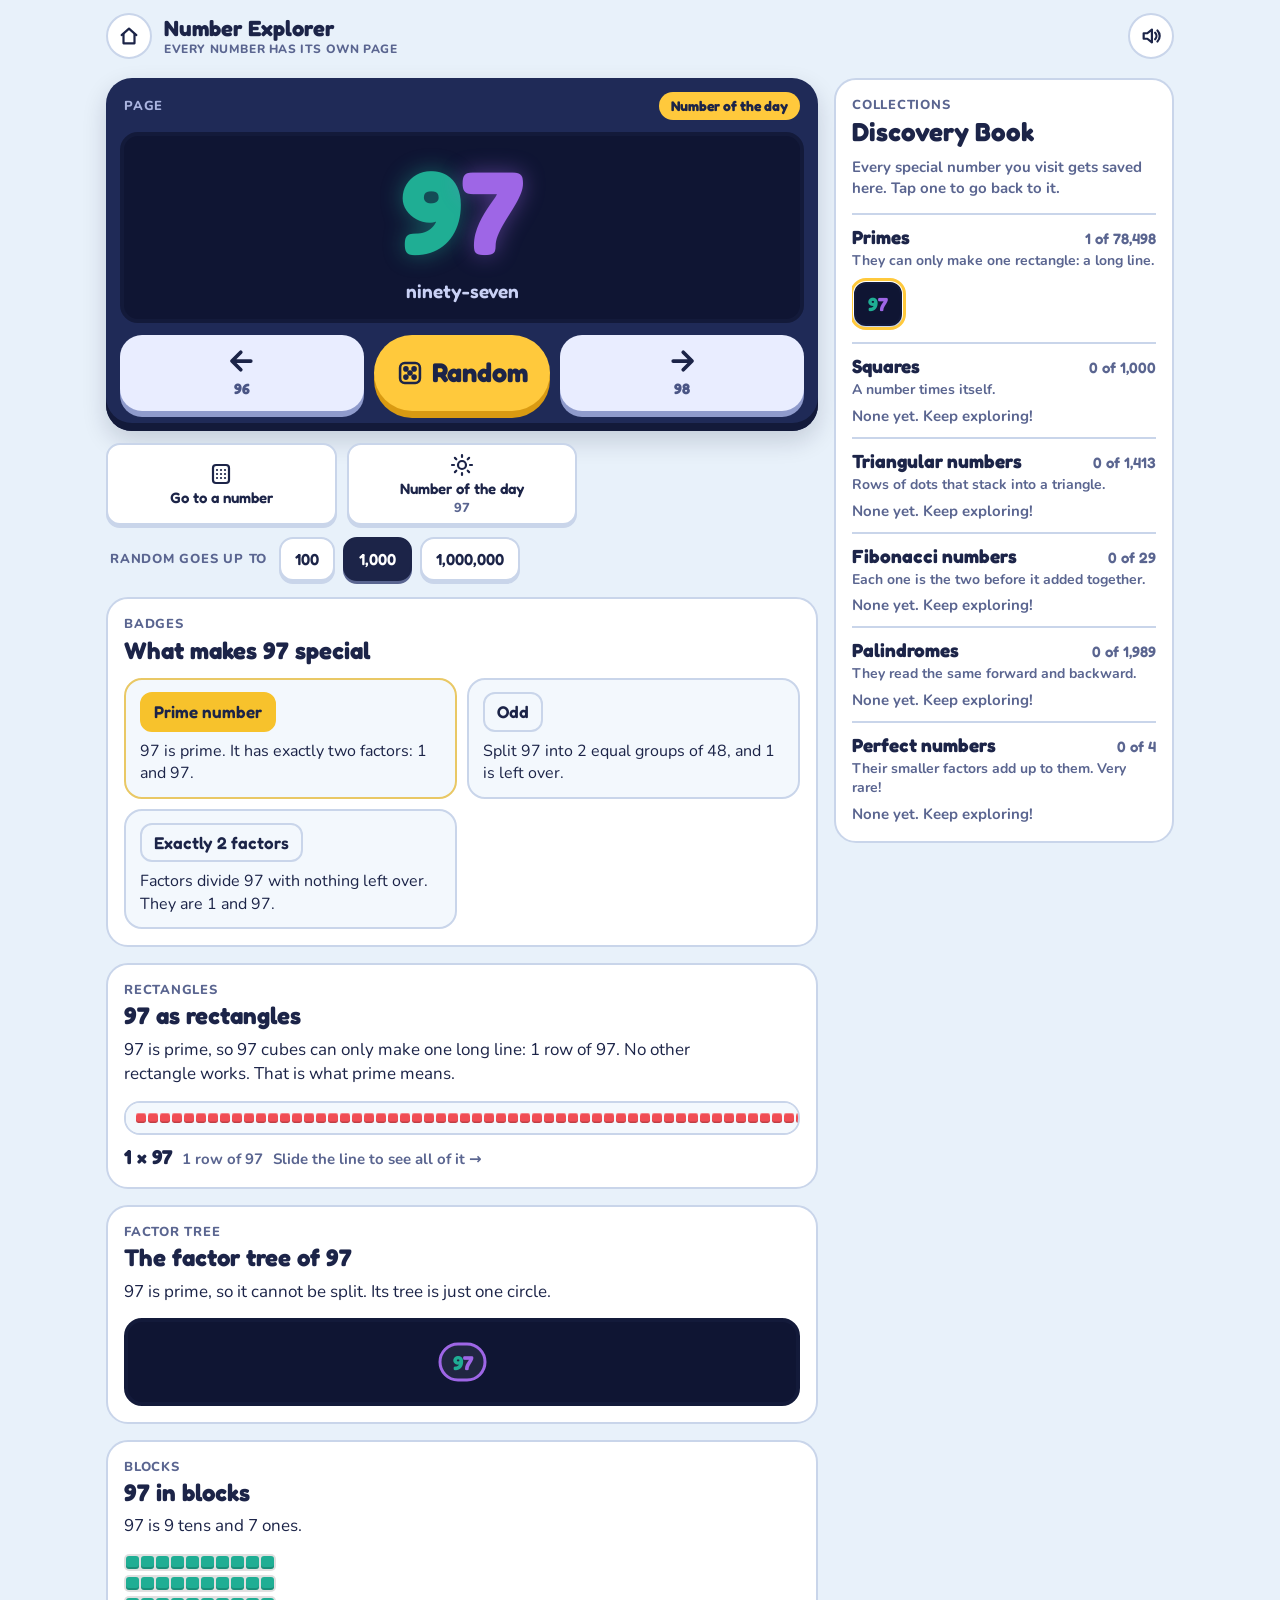
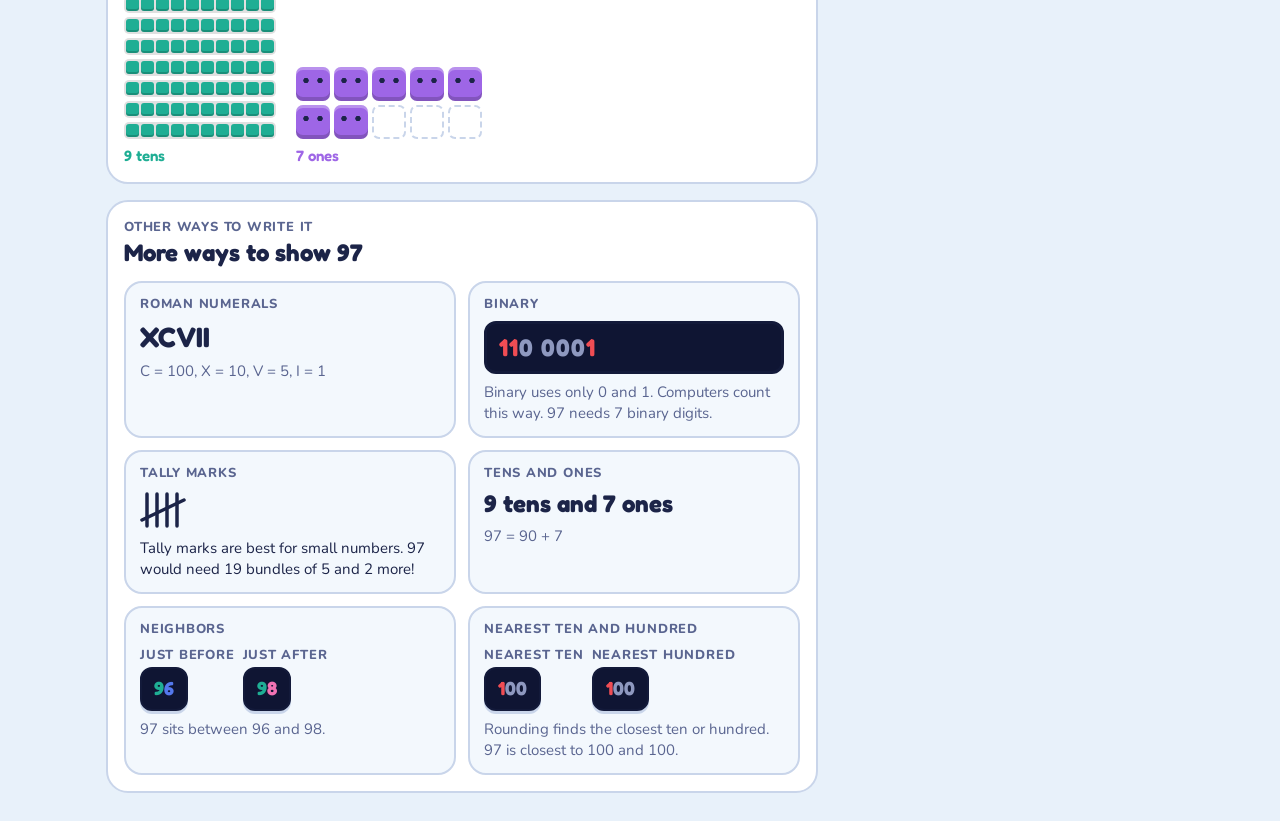
<file: explorer.html>
<!doctype html>
<html lang="en">
<head>
<meta charset="utf-8">
<meta name="viewport" content="width=device-width, initial-scale=1, viewport-fit=cover">
<meta name="apple-mobile-web-app-capable" content="yes">
<meta name="mobile-web-app-capable" content="yes">
<meta name="theme-color" content="#1f2a57">
<link rel="apple-touch-icon" href="icon-180.png">
<link rel="icon" href="icon-192.png">
<link rel="manifest" href="manifest.webmanifest">
<title>Number Explorer · Number Lab</title>
<link rel="preconnect" href="https://fonts.googleapis.com">
<link rel="preconnect" href="https://fonts.gstatic.com" crossorigin>
<link rel="stylesheet" href="https://fonts.googleapis.com/css2?family=Fredoka:wght@500;600;700&family=Nunito:wght@500;700;800&display=swap">
<link rel="stylesheet" href="shared/app.css">
<style>
  /* ---------- layout ---------- */
  .layout { display: grid; gap: 16px; align-items: start; }
  .main { display: grid; gap: 16px; min-width: 0; }
  @media (min-width: 940px) {
    .layout { grid-template-columns: minmax(0, 1fr) 340px; }
    .book { position: sticky; top: 12px; max-height: calc(100vh - 24px); max-height: calc(100dvh - 24px); overflow-y: auto; }
    #toBook { display: none; }
    .tools { grid-template-columns: 1fr 1fr; }
  }

  /* ---------- the number machine ---------- */
  .hero { display: grid; gap: 12px; min-width: 0; }
  .mach { display: grid; gap: 12px; padding: 14px 14px 20px; }
  .mtop { display: flex; justify-content: space-between; align-items: center; gap: 8px; min-height: 28px; padding: 0 4px; }
  .mtop .nl-label { color: #aab4e0; }
  .today-tag { font-family: var(--font-display); font-weight: 700; font-size: 14px; background: var(--button); color: var(--button-fg);
    border-radius: 999px; padding: 4px 12px; white-space: nowrap; }
  .screen { container-type: inline-size; display: grid; gap: 8px; justify-items: center; width: 100%; min-width: 0;
    background: var(--window); color: var(--window-fg); border: 4px solid var(--machine-edge); border-radius: 18px;
    padding: 16px 10px 14px; text-align: center; }
  .big { font-family: var(--font-display); font-weight: 700; line-height: 1; white-space: nowrap; font-variant-numeric: tabular-nums;
    font-size: min(118px, calc(92cqw / var(--len, 3))); min-height: 1em; }
  .big span { text-shadow: 0 0 22px color-mix(in srgb, var(--c, #fff) 45%, transparent); }
  .screen.spin .big { opacity: 0.92; }
  .words { font-family: var(--font-display); font-weight: 600; font-size: 19px; color: #c9d1f5; min-height: 1.3em; text-wrap: balance; max-width: 100%; }
  .found-note { background: var(--button); color: var(--button-fg); border-radius: 16px; padding: 10px 14px;
    font-family: var(--font-display); font-weight: 600; font-size: 17px; text-align: center; text-wrap: balance; }
  .found-note.anim { animation: rise 0.45s ease-out; }

  .ctrl { display: grid; grid-template-columns: minmax(0, 1fr) auto minmax(0, 1fr); gap: 10px; align-items: stretch; }
  .mkey { min-height: 76px; min-width: 0; border: none; border-radius: 22px; background: #e9edff; color: #1c2448;
    box-shadow: 0 6px 0 #8f9bcc; display: grid; place-items: center; align-content: center; gap: 2px; padding: 6px 4px;
    transition: transform 0.05s, box-shadow 0.05s; }
  .mkey:active:not([disabled]) { transform: translateY(5px); box-shadow: 0 1px 0 #8f9bcc; }
  .mkey[disabled] { opacity: 0.4; cursor: default; }
  .mkey svg { width: 30px; height: 30px; fill: none; stroke: currentColor; stroke-width: 3; stroke-linecap: round; stroke-linejoin: round; }
  .mkey .nl-num { font-size: 15px; color: #4a5585; max-width: 100%; overflow: hidden; text-overflow: ellipsis; white-space: nowrap; }
  #random { padding: 14px 22px; min-height: 76px; font-size: 27px; display: flex; align-items: center; gap: 8px; }
  #random svg { width: 28px; height: 28px; flex: none; }

  .tools { display: grid; grid-template-columns: repeat(3, minmax(0, 1fr)); gap: 10px; }
  .tool { min-height: 72px; display: grid; justify-items: center; align-content: center; gap: 4px; padding: 8px 6px; font-size: 15px; text-align: center; min-width: 0; }
  .tool svg { width: 24px; height: 24px; fill: none; stroke: currentColor; stroke-width: 2.2; stroke-linecap: round; stroke-linejoin: round; }
  .tool small { font-family: var(--font-body); font-weight: 800; font-size: 13px; color: var(--muted); }
  .range { display: flex; flex-wrap: wrap; align-items: center; gap: 8px 12px; padding: 0 4px; }
  .range .nl-btn { min-height: 44px; font-size: 16px; padding: 8px 14px; }

  /* ---------- cards ---------- */
  .card-head { display: grid; gap: 4px; }
  .card-head h2 { font-size: 24px; }
  .lead { margin: 8px 0 0; font-size: 17px; max-width: 62ch; }
  .note { margin: 6px 0 0; font-size: 15px; color: var(--muted); font-weight: 700; }
  .anim { animation: rise 0.4s ease-out backwards; animation-delay: calc(var(--k, 0) * 60ms); }
  @keyframes rise { from { opacity: 0; transform: translateY(8px) scale(0.98); } to { opacity: 1; transform: none; } }
  .calm .anim, .calm .found-note.anim { animation: none !important; }

  /* facts */
  .facts { list-style: none; margin: 14px 0 0; padding: 0; display: grid; gap: 10px; }
  @media (min-width: 700px) { .facts { grid-template-columns: 1fr 1fr; } }
  .fact { background: var(--surface-2); border: 2px solid var(--line); border-radius: 18px; padding: 12px 14px; display: grid; gap: 8px; align-content: start; }
  .fact.special { border-color: color-mix(in srgb, var(--d3) 70%, var(--line)); }
  .fact p { margin: 0; font-size: 16px; }
  .fact .nl-chip { justify-self: start; font-size: 17px; }
  .fact.special .nl-chip { background: var(--d3); color: #1c2448; border-color: var(--d3); }
  .tri { display: grid; justify-items: center; gap: 3px; justify-self: start; padding: 4px 0 0; }
  .tri div { display: flex; gap: 3px; }
  .tri i { width: 9px; height: 9px; border-radius: 50%; background: var(--d6); }

  /* rectangles */
  .rects { display: flex; flex-wrap: wrap; gap: 20px 24px; align-items: flex-end; margin-top: 16px; min-width: 0; }
  .rect { display: grid; gap: 8px; justify-items: start; min-width: 0; max-width: 100%; }
  .rect.line { flex-basis: 100%; }
  .track { max-width: 100%; overflow-x: auto; padding: 10px; border-radius: 16px; background: var(--surface-2); border: 2px solid var(--line); scrollbar-width: thin; }
  .cubes { display: grid; grid-template-columns: repeat(var(--b), var(--s)); grid-auto-rows: var(--s); gap: var(--g); width: max-content; }
  .cubes i { border-radius: calc(var(--s) * 0.24); background: var(--c);
    box-shadow: inset 0 calc(var(--s) * -0.14) 0 rgba(0,0,0,.2), inset 0 calc(var(--s) * 0.1) 0 rgba(255,255,255,.3); }
  .cap { display: flex; flex-wrap: wrap; align-items: baseline; gap: 4px 10px; }
  .cap b { font-family: var(--font-display); font-weight: 700; font-size: 20px; font-variant-numeric: tabular-nums; }
  .cap span { font-size: 15px; color: var(--muted); font-weight: 700; }
  .cap .nl-chip { font-size: 14px; padding: 3px 10px; }
  .slide { font-size: 14px; font-weight: 800; color: var(--muted); }
  .tiles { display: grid; grid-template-columns: repeat(auto-fill, minmax(140px, 1fr)); gap: 12px; margin-top: 16px; }
  .tile { background: var(--surface-2); border: 2px solid var(--line); border-radius: 18px; padding: 12px; display: grid; gap: 10px; justify-items: center; min-width: 0; }
  .tile .box { width: 104px; height: 104px; display: grid; place-items: center; }
  .prop { border-radius: 4px; background-color: var(--c); box-shadow: inset 0 -3px 0 rgba(0,0,0,.2); }
  .prop.grid { background-image: linear-gradient(rgba(0,0,0,.18) 1px, transparent 1px), linear-gradient(90deg, rgba(0,0,0,.18) 1px, transparent 1px); }
  .tile .cap { justify-content: center; text-align: center; }
  .tile .cap b { font-size: 16px; overflow-wrap: anywhere; }
  .tile.sq { border-color: var(--d3); }
  .more { margin-top: 14px; min-height: 48px; }

  /* factor tree */
  .treebox { margin-top: 14px; background: var(--window); color: var(--window-fg); border: 4px solid var(--machine-edge); border-radius: 18px;
    padding: 14px; overflow-x: auto; scrollbar-width: thin; }
  .treebox svg { display: block; margin: 0 auto; overflow: visible; }
  .tnum { font-family: var(--font-display); font-weight: 700; }
  .eq { font-family: var(--font-display); font-weight: 600; font-size: 22px; text-align: center; margin-top: 12px; line-height: 1.35; overflow-wrap: anywhere; }
  .eq .op { color: #aab4e0; padding: 0 0.12em; }
  .eq sup { font-size: 0.62em; }
  .eq + .eq { margin-top: 2px; font-size: 19px; }

  /* blocks + place values */
  .blockhost { margin-top: 16px; overflow-x: auto; }
  .places { margin-top: 14px; display: grid; gap: 8px; }
  .place { display: grid; grid-template-columns: 52px minmax(0, 1fr) auto; align-items: center; gap: 12px; padding: 6px 10px 6px 6px;
    border-radius: 14px; background: var(--surface-2); border: 2px solid var(--line); }
  .place.zero { opacity: 0.6; }
  .pdig { width: 52px; height: 52px; border-radius: 12px; background: var(--window); border: 3px solid var(--machine-edge);
    display: grid; place-items: center; font-family: var(--font-display); font-weight: 700; font-size: 30px; }
  .place .pn { font-weight: 800; font-size: 16px; }
  .place .pv { font-family: var(--font-display); font-weight: 600; font-size: 17px; font-variant-numeric: tabular-nums; color: var(--muted); }

  /* other ways */
  .ways { display: grid; gap: 12px; margin-top: 14px; }
  @media (min-width: 700px) { .ways { grid-template-columns: 1fr 1fr; } }
  .way { background: var(--surface-2); border: 2px solid var(--line); border-radius: 18px; padding: 12px 14px; display: grid; gap: 8px; align-content: start; min-width: 0; }
  .way p { margin: 0; font-size: 15px; }
  .way .val { font-family: var(--font-display); font-weight: 700; font-size: 28px; line-height: 1.15; overflow-wrap: anywhere; }
  .strip { background: var(--window); border: 3px solid var(--machine-edge); border-radius: 12px; padding: 8px 12px;
    font-family: var(--font-display); font-weight: 700; font-size: 24px; letter-spacing: 0.04em; overflow-wrap: anywhere; line-height: 1.3; }
  .tally { display: flex; flex-wrap: wrap; gap: 8px 12px; }
  .tally svg { height: 40px; stroke: var(--fg); stroke-width: 3.5; stroke-linecap: round; fill: none; }
  .row { display: flex; flex-wrap: wrap; gap: 8px; align-items: center; }
  .row .nl-label { min-width: 0; }

  /* number chips: little dark windows where digits glow */
  .numchip { min-height: 44px; min-width: 48px; padding: 6px 12px; border-radius: 12px; background: var(--window); border: 2px solid var(--machine-edge);
    font-family: var(--font-display); font-weight: 700; font-size: 19px; font-variant-numeric: tabular-nums; color: var(--window-fg);
    box-shadow: 0 3px 0 var(--line); }
  .numchip:active { transform: translateY(2px); box-shadow: 0 1px 0 var(--line); }
  .numchip[aria-current="true"] { outline: 3px solid var(--button); outline-offset: 1px; }
  .numchip.new { animation: glowchip 1.6s ease-out 2; }
  .calm .numchip.new { animation: none; outline: 3px solid var(--button); }
  @keyframes glowchip { 0%, 100% { box-shadow: 0 3px 0 var(--line); } 40% { box-shadow: 0 0 0 5px var(--button); } }
  .labeled { display: grid; gap: 2px; justify-items: start; }

  /* discovery book */
  .book { display: grid; gap: 4px; align-content: start; }
  .book .card-head h2 { font-size: 26px; }
  .col { border-top: 2px solid var(--line); padding-top: 12px; margin-top: 10px; }
  .col.new { animation: colglow 1.4s ease-out 2; border-radius: 12px; }
  .calm .col.new { animation: none; }
  @keyframes colglow { 0%, 100% { background: transparent; } 40% { background: color-mix(in srgb, var(--button) 28%, transparent); } }
  .col-head { display: flex; justify-content: space-between; align-items: baseline; gap: 8px; }
  .col-head h3 { font-size: 19px; }
  .count { font-family: var(--font-display); font-weight: 600; font-size: 15px; color: var(--muted); white-space: nowrap; font-variant-numeric: tabular-nums; }
  .col p { margin: 2px 0 0; font-size: 14px; color: var(--muted); font-weight: 700; }
  .chips { display: flex; flex-wrap: wrap; gap: 6px; margin-top: 8px; max-height: 172px; overflow-y: auto; padding: 4px 2px 6px; }
  .none { font-size: 15px; color: var(--muted); font-weight: 700; margin-top: 6px; }

  /* keypad */
  .pad-wrap { position: fixed; inset: 0; z-index: 40; background: rgba(8, 12, 32, 0.55); display: grid; place-items: end center;
    padding: 12px max(12px, env(safe-area-inset-right, 0px)) max(12px, env(safe-area-inset-bottom, 0px)) max(12px, env(safe-area-inset-left, 0px)); }
  @media (min-width: 640px) { .pad-wrap { place-items: center; } }
  .pad { width: min(100%, 400px); display: grid; gap: 12px; padding: 16px 16px 22px; }
  .pad-top { display: flex; align-items: center; justify-content: space-between; gap: 10px; }
  .pad-top h2 { font-size: 22px; color: var(--window-fg); }
  .pad .nl-round { background: #e9edff; color: #1c2448; border-color: var(--machine-edge); }
  .pad-screen { min-height: 78px; display: grid; place-items: center; text-align: center; padding: 8px 12px; }
  .pad-screen .v { font-family: var(--font-display); font-weight: 700; font-size: 46px; line-height: 1; font-variant-numeric: tabular-nums; }
  .pad-screen .ph { font-family: var(--font-display); font-weight: 600; font-size: 20px; color: #8e98bf; }
  .pad-msg { min-height: 1.4em; text-align: center; color: #c9d1f5; font-weight: 800; font-size: 15px; }
  .keys { display: grid; grid-template-columns: repeat(3, 1fr); gap: 10px; }
  .key { min-height: 66px; border-radius: 18px; border: 3px solid var(--machine-edge); background: var(--window); color: var(--window-fg);
    font-family: var(--font-display); font-weight: 700; font-size: 34px; box-shadow: 0 5px 0 var(--machine-edge); display: grid; place-items: center;
    transition: transform 0.05s, box-shadow 0.05s; }
  .key:active { transform: translateY(4px); box-shadow: 0 1px 0 var(--machine-edge); }
  .key svg { width: 32px; height: 32px; fill: none; stroke: currentColor; stroke-width: 2.4; stroke-linecap: round; stroke-linejoin: round; }
  .key.go { background: var(--button); color: var(--button-fg); border-color: var(--button-edge); box-shadow: 0 5px 0 var(--button-edge); font-size: 28px; }
</style>
</head>
<body>
<div class="nl-app">
  <header class="nl-top">
    <a class="nl-round" href="./" aria-label="Back to Number Lab"><svg viewBox="0 0 24 24" aria-hidden="true"><path d="M4 11l8-7 8 7"/><path d="M6 10v10h12V10"/></svg></a>
    <h1>Number Explorer<small>Every number has its own page</small></h1>
    <button class="nl-round nl-sound" aria-label="Sound"></button>
  </header>

  <div class="layout">
    <main class="main">
      <section class="hero" id="hero" aria-label="The number">
        <div class="nl-machine mach">
          <div class="mtop">
            <span class="nl-label">Page</span>
            <span class="today-tag" id="todayTag" hidden>Number of the day</span>
          </div>
          <button class="screen" id="screen" type="button">
            <span class="big" id="big"></span>
            <span class="words" id="words"></span>
          </button>
          <div class="found-note" id="foundNote" role="status" hidden></div>
          <div class="ctrl">
            <button class="mkey" id="prev" type="button"><svg viewBox="0 0 24 24" aria-hidden="true"><path d="M19 12H5M11 5l-7 7 7 7"/></svg><span class="nl-num" id="prevNum"></span></button>
            <button class="nl-big" id="random" type="button"><svg viewBox="0 0 24 24" aria-hidden="true" fill="none" stroke="currentColor" stroke-width="2.2" stroke-linejoin="round"><rect x="3.5" y="3.5" width="17" height="17" rx="4"/><circle cx="8.5" cy="8.5" r="1.3" fill="currentColor"/><circle cx="15.5" cy="15.5" r="1.3" fill="currentColor"/><circle cx="12" cy="12" r="1.3" fill="currentColor"/><circle cx="15.5" cy="8.5" r="1.3" fill="currentColor"/><circle cx="8.5" cy="15.5" r="1.3" fill="currentColor"/></svg>Random</button>
            <button class="mkey" id="next" type="button"><svg viewBox="0 0 24 24" aria-hidden="true"><path d="M5 12h14M13 5l7 7-7 7"/></svg><span class="nl-num" id="nextNum"></span></button>
          </div>
        </div>
        <div class="tools">
          <button class="nl-btn tool" id="openPad" type="button"><svg viewBox="0 0 24 24" aria-hidden="true"><rect x="4" y="3" width="16" height="18" rx="3"/><path d="M8 8h.01M12 8h.01M16 8h.01M8 12h.01M12 12h.01M16 12h.01M8 16h.01M12 16h.01M16 16h.01"/></svg>Go to a number</button>
          <button class="nl-btn tool" id="today" type="button"><svg viewBox="0 0 24 24" aria-hidden="true"><circle cx="12" cy="12" r="4"/><path d="M12 2v2M12 20v2M2 12h2M20 12h2M4.9 4.9l1.4 1.4M17.7 17.7l1.4 1.4M4.9 19.1l1.4-1.4M17.7 6.3l1.4-1.4"/></svg>Number of the day<small id="todayNum"></small></button>
          <button class="nl-btn tool" id="toBook" type="button"><svg viewBox="0 0 24 24" aria-hidden="true"><path d="M4 5a2 2 0 0 1 2-2h13v16H6a2 2 0 0 0-2 2z"/><path d="M4 21V5M9 8h6"/></svg>Discovery Book<small id="bookCount"></small></button>
        </div>
        <div class="range">
          <span class="nl-label" id="rangeLabel">Random goes up to</span>
          <div class="nl-seg" id="rangeSeg" role="group" aria-labelledby="rangeLabel"></div>
        </div>
      </section>

      <section class="nl-card" aria-labelledby="factsTitle">
        <div class="card-head"><span class="nl-label">Badges</span><h2 id="factsTitle"></h2></div>
        <ul class="facts" id="facts"></ul>
      </section>

      <section class="nl-card" aria-labelledby="rectTitle">
        <div class="card-head"><span class="nl-label">Rectangles</span><h2 id="rectTitle"></h2></div>
        <p class="lead" id="rectLead"></p>
        <p class="note" id="rectNote"></p>
        <div id="rects"></div>
      </section>

      <section class="nl-card" aria-labelledby="treeTitle">
        <div class="card-head"><span class="nl-label">Factor tree</span><h2 id="treeTitle"></h2></div>
        <p class="lead" id="treeLead"></p>
        <div class="treebox" id="treebox"></div>
      </section>

      <section class="nl-card" aria-labelledby="blockTitle">
        <div class="card-head"><span class="nl-label">Blocks</span><h2 id="blockTitle"></h2></div>
        <p class="lead" id="blockLead"></p>
        <div id="blockhost"></div>
      </section>

      <section class="nl-card" aria-labelledby="waysTitle">
        <div class="card-head"><span class="nl-label">Other ways to write it</span><h2 id="waysTitle"></h2></div>
        <div class="ways" id="ways"></div>
      </section>
    </main>

    <aside class="nl-card book" id="book" aria-labelledby="bookTitle">
      <div class="card-head"><span class="nl-label">Collections</span><h2 id="bookTitle">Discovery Book</h2></div>
      <p class="note" id="bookLead"></p>
      <div id="cols"></div>
    </aside>
  </div>
</div>

<div class="pad-wrap" id="padWrap" hidden>
  <div class="nl-machine pad" role="dialog" aria-modal="true" aria-labelledby="padTitle">
    <div class="pad-top">
      <h2 id="padTitle">Go to a number</h2>
      <button class="nl-round" id="padClose" type="button" aria-label="Close"><svg viewBox="0 0 24 24" aria-hidden="true"><path d="M6 6l12 12M18 6L6 18"/></svg></button>
    </div>
    <div class="nl-window pad-screen" id="padScreen" aria-live="polite"></div>
    <div class="pad-msg" id="padMsg"></div>
    <div class="keys" id="keys"></div>
  </div>
</div>

<script src="shared/app.js"></script>
<script>
(() => {
  "use strict";
  const MAX = 1000000;
  const $ = (s) => document.querySelector(s);
  const fmt = NL.fmt;
  const SVGNS = "http://www.w3.org/2000/svg";

  /** Small element builder: h("div", {class: "x", onclick: fn}, child, "text") */
  function h(tag, attrs, ...kids) {
    const e = document.createElement(tag);
    if (attrs) for (const [k, v] of Object.entries(attrs)) {
      if (v == null || v === false) continue;
      if (k === "class") e.className = v;
      else if (k === "style") e.style.cssText = v;
      else if (k.startsWith("on")) e.addEventListener(k.slice(2), v);
      else e.setAttribute(k, v === true ? "" : v);
    }
    for (const k of kids.flat()) if (k != null && k !== false) e.append(k instanceof Node ? k : String(k));
    return e;
  }
  function svg(tag, attrs) { const e = document.createElementNS(SVGNS, tag); for (const k in attrs) e.setAttribute(k, attrs[k]); return e; }
  const digits = (n, cls) => NL.colorDigits(h("span", cls ? { class: cls } : null), typeof n === "number" ? fmt(n) : n);
  const plural = (k, one, many) => `${fmt(k)} ${k === 1 ? one : many}`;
  const listAnd = (a) => (a.length <= 1 ? a.join("") : a.slice(0, -1).join(", ") + " and " + a[a.length - 1]);
  const wait = (ms) => new Promise((r) => setTimeout(r, ms));
  const inBook = (v) => Number.isInteger(v) && v >= 1 && v <= MAX;

  // ---------- number facts ----------
  const FIBS = [1, 1]; while (FIBS[FIBS.length - 1] + FIBS[FIBS.length - 2] <= MAX) FIBS.push(FIBS[FIBS.length - 1] + FIBS[FIBS.length - 2]);
  const FIBSET = new Set(FIBS);
  const PERFECT = new Set([6, 28, 496, 8128]);
  const sqrtOf = (n) => { const r = Math.round(Math.sqrt(n)); return r * r === n ? r : 0; };
  const cbrtOf = (n) => { const r = Math.round(Math.cbrt(n)); return r * r * r === n ? r : 0; };
  const triK = (n) => { const k = Math.round((Math.sqrt(8 * n + 1) - 1) / 2); return (k * (k + 1)) / 2 === n ? k : 0; };
  const isPow2 = (n) => (n & (n - 1)) === 0;
  const isPal = (n) => { const s = String(n); return s.length > 1 && s === [...s].reverse().join(""); };

  const COLS = [
    { id: "prime", name: "Primes", one: "a prime number", total: 78498, hint: "They can only make one rectangle: a long line.", test: (n) => NL.isPrime(n) },
    { id: "square", name: "Squares", one: "a square number", total: 1000, hint: "A number times itself.", test: (n) => sqrtOf(n) > 0 },
    { id: "tri", name: "Triangular numbers", one: "a triangular number", total: 1413, hint: "Rows of dots that stack into a triangle.", test: (n) => triK(n) > 0 },
    { id: "fib", name: "Fibonacci numbers", one: "a Fibonacci number", total: FIBSET.size, hint: "Each one is the two before it added together.", test: (n) => FIBSET.has(n) },
    { id: "pal", name: "Palindromes", one: "a palindrome", total: 1989, hint: "They read the same forward and backward.", test: isPal },
    { id: "perfect", name: "Perfect numbers", one: "a perfect number", total: 4, hint: "Their smaller factors add up to them. Very rare!", test: (n) => PERFECT.has(n) },
  ];

  // ---------- number of the day (same all day in America/Los_Angeles) ----------
  function laDate() {
    const p = Object.fromEntries(new Intl.DateTimeFormat("en-US", { timeZone: "America/Los_Angeles", year: "numeric", month: "2-digit", day: "2-digit" })
      .formatToParts(new Date()).map((x) => [x.type, x.value]));
    return `${p.year}-${p.month}-${p.day}`;
  }
  function hash32(s) {
    let x = 2166136261;
    for (let i = 0; i < s.length; i++) { x ^= s.charCodeAt(i); x = Math.imul(x, 16777619); }
    x ^= x >>> 15; x = Math.imul(x, 2246822507); x ^= x >>> 13; x = Math.imul(x, 3266489909); x ^= x >>> 16;
    return x >>> 0;
  }
  /** Mostly friendly sizes: 4 days in 10 up to 100, 4 in 10 up to 1,000, then up to 10,000, then up to a million. */
  function numberOfTheDay() {
    const d = laDate(), a = hash32(d), b = hash32(d + "#explorer");
    const t = a % 10;
    const [lo, hi] = t < 4 ? [1, 100] : t < 8 ? [101, 1000] : t < 9 ? [1001, 10000] : [10001, MAX];
    return lo + (b % (hi - lo + 1));
  }

  // ---------- saved state ----------
  const found = (() => {
    const raw = NL.store.get("explorer-found", {});
    const o = {};
    for (const c of COLS) {
      const arr = raw && Array.isArray(raw[c.id]) ? raw[c.id].filter((v) => inBook(v) && c.test(v)) : [];
      o[c.id] = [...new Set(arr)].sort((x, y) => x - y);
    }
    return o;
  })();
  /** Add n to every collection it belongs to; returns the ids where it is new. */
  function record(n) {
    const fresh = [];
    for (const c of COLS) {
      if (!c.test(n)) continue;
      const list = found[c.id];
      if (list.includes(n)) continue;
      let i = list.length; while (i > 0 && list[i - 1] > n) i--;
      list.splice(i, 0, n); fresh.push(c.id);
    }
    if (fresh.length) NL.store.set("explorer-found", found);
    return fresh;
  }
  const RANGES = [100, 1000, MAX];
  let range = RANGES.includes(NL.store.get("explorer-range", 1000)) ? NL.store.get("explorer-range", 1000) : 1000;

  // ---------- voice: speak only after a tap ----------
  let voiceToken = 0;
  async function speechDone(t) {
    await wait(60);
    const end = performance.now() + 9000;
    try { while ((speechSynthesis.speaking || speechSynthesis.pending) && performance.now() < end && t === voiceToken) await wait(100); } catch { /* no speech */ }
  }
  async function sayWait(p, t) { await p; await speechDone(t); }
  async function speakLanding(n, fresh) {
    const t = ++voiceToken;
    const alive = () => t === voiceToken;
    if (fresh.length) { NL.sfx.chime(); await wait(750); } else await wait(140);
    if (!alive()) return;
    await sayWait(NL.sayNumber(n), t); if (!alive()) return;
    if (NL.isPrime(n)) { await sayWait(NL.say("prime", "That's a prime number!"), t); if (!alive()) return; }
    if (sqrtOf(n)) { await sayWait(NL.say("square", "That's a square number!"), t); if (!alive()) return; }
    if (fresh.length) await sayWait(NL.say("found", "You found it!"), t);
  }
  document.addEventListener("pointerdown", () => NL.preload(["prime", "square", "found"]), { once: true, passive: true });

  // ---------- state + navigation ----------
  let cur = 1, today = numberOfTheDay(), spinning = false, showAllRects = false, lastFresh = [];

  function parseHash() {
    const m = /(?:^|[#&])n=(\d{1,7})(?:&|$)/.exec(location.hash);
    if (!m) return 0;
    const v = Number(m[1]);
    return inBook(v) ? v : 0;
  }

  function go(n, opts = {}) {
    n = Math.max(1, Math.min(MAX, Math.floor(n)));
    cur = n; showAllRects = false;
    NL.store.set("explorer-last", n);
    try { history.replaceState(null, "", "#n=" + n); } catch { location.hash = "n=" + n; }
    const fresh = record(n);
    lastFresh = opts.tap ? fresh : [];
    render(n, lastFresh);
    if (opts.scroll) window.scrollTo({ top: 0, behavior: NL.calm() ? "auto" : "smooth" });
    if (opts.tap) {
      if (PERFECT.has(n) && fresh.includes("perfect")) NL.confetti(2500);
      speakLanding(n, fresh);
    }
  }

  // ---------- render: machine ----------
  function paintScreen(n, spin) {
    const str = fmt(n);
    const commas = (str.match(/,/g) || []).length;
    const big = $("#big");
    NL.colorDigits(big, str);
    big.style.setProperty("--len", ((str.length - commas) * 0.6 + commas * 0.26 + 0.1).toFixed(2));
    $("#words").textContent = spin ? "Spinning..." : NL.words(n);
    $("#screen").classList.toggle("spin", !!spin);
    $("#screen").setAttribute("aria-label", spin ? "Spinning" : `${str}, ${NL.words(n)}. Tap to hear it.`);
  }

  function renderMachine(n, fresh) {
    paintScreen(n, false);
    $("#prev").disabled = n <= 1; $("#next").disabled = n >= MAX;
    $("#prevNum").textContent = n > 1 ? fmt(n - 1) : "";
    $("#nextNum").textContent = n < MAX ? fmt(n + 1) : "";
    $("#prev").setAttribute("aria-label", n > 1 ? `Go to ${fmt(n - 1)}` : "No numbers before 1 in this book");
    $("#next").setAttribute("aria-label", n < MAX ? `Go to ${fmt(n + 1)}` : "1,000,000 is the last page");
    $("#todayTag").hidden = n !== today;
    $("#todayNum").textContent = fmt(today);
    const note = $("#foundNote");
    if (fresh.length) {
      const names = fresh.map((id) => COLS.find((c) => c.id === id).one);
      note.textContent = `New for your Discovery Book: ${listAnd(names)}!`;
      note.hidden = false;
      note.classList.remove("anim"); void note.offsetWidth; note.classList.add("anim");
    } else note.hidden = true;
  }

  // ---------- render: badges ----------
  function factsFor(n) {
    const out = [];
    const N = fmt(n);
    const fs = NL.factors(n);
    if (n === 1) out.push({ label: "One is special", special: true, text: "1 is not prime. A prime needs exactly two factors, and 1 has only one: itself." });
    if (NL.isPrime(n)) out.push({ label: "Prime number", special: true, text: `${N} is prime. It has exactly two factors: 1 and ${N}.` });
    if (PERFECT.has(n)) {
      const small = fs.filter((f) => f < n).map(fmt);
      out.push({ label: "Perfect number", special: true, text: `Add up its factors that are smaller than it: ${small.join(" + ")} = ${N}. You get ${N} back! Perfect numbers are very rare.` });
    }
    const r = sqrtOf(n);
    if (r) out.push({ label: "Square number", special: true, text: `${fmt(r)} × ${fmt(r)} = ${N}. A square number is a number times itself.` });
    const c = cbrtOf(n);
    if (c) out.push({ label: "Cube number", special: true, text: `${fmt(c)} × ${fmt(c)} × ${fmt(c)} = ${N}. A cube number is a number times itself, and times itself again.` });
    const k = triK(n);
    if (k) {
      const text = k === 1 ? "1 dot is the smallest triangle of all." : k === 2 ? "Rows of 1 and 2 dots make a triangle of 3." : k === 3 ? "Rows of 1, 2 and 3 dots make a triangle of 6."
        : `Rows of 1, 2, 3 and so on, up to ${fmt(k)} dots, stack into a triangle of ${N}.`;
      let extra = null;
      if (k <= 10) {
        extra = h("div", { class: "tri", "aria-hidden": "true" });
        for (let row = 1; row <= k; row++) { const d = h("div"); for (let j = 0; j < row; j++) d.append(h("i")); extra.append(d); }
      }
      out.push({ label: "Triangular number", special: true, text, extra });
    }
    if (FIBSET.has(n)) {
      let text;
      if (n === 1) text = "The Fibonacci numbers start 1, 1, 2, 3, 5, 8. Each one is the two before it added together.";
      else { const i = FIBS.lastIndexOf(n); text = `${fmt(FIBS[i - 2])} + ${fmt(FIBS[i - 1])} = ${N}. In the Fibonacci numbers, each one is the two before it added together.`; }
      out.push({ label: "Fibonacci number", special: true, text });
    }
    if (isPow2(n)) {
      let text;
      if (n === 1) text = "Doubling starts at 1: 1, 2, 4, 8, 16 and on. So 1 counts as a power of two.";
      else {
        const p = Math.round(Math.log2(n));
        const seq = []; for (let v = 1; v <= n; v *= 2) seq.push(fmt(v));
        const shown = seq.length <= 7 ? seq.join(", ") : seq.slice(0, 4).join(", ") + " ... " + N;
        text = `Start at 1 and double it ${p === 1 ? "once" : p + " times"}: ${shown}. That makes ${N} a power of two.`;
      }
      out.push({ label: "Power of two", special: true, text });
    }
    if (isPal(n)) out.push({ label: "Palindrome", special: true, text: `${[...String(n)].join(" ")} reads the same forward and backward. That makes it a palindrome.` });

    if (n % 2 === 0) out.push({ label: "Even", text: `${N} splits into 2 equal groups of ${fmt(n / 2)}, with none left over.` });
    else out.push({ label: "Odd", text: n === 1 ? "1 cannot be split into 2 equal groups. There is always 1 left over." : `Split ${N} into 2 equal groups of ${fmt((n - 1) / 2)}, and 1 is left over.` });

    if (n % 1000 === 0) out.push({ label: "Multiple of 1,000", text: `${N} is ${plural(n / 1000, "thousand", "thousands")}. It is a multiple of 100 and of 10 too.` });
    else if (n % 100 === 0) out.push({ label: "Multiple of 100", text: `${N} is ${plural(n / 100, "hundred", "hundreds")}. It is a multiple of 10 too.` });
    else if (n % 10 === 0) out.push({ label: "Multiple of 10", text: `${N} is ${plural(n / 10, "ten", "tens")}, with no ones left over.` });

    const fc = fs.length;
    out.push({
      label: `Exactly ${fc} ${fc === 1 ? "factor" : "factors"}`,
      text: fc === 1 ? "A factor divides a number with nothing left over. 1 has just one factor: 1."
        : fc <= 24 ? `Factors divide ${N} with nothing left over. They are ${listAnd(fs.map(fmt))}.`
        : `Factors divide ${N} with nothing left over. ${N} has ${fc} of them! The rectangles below show them in pairs.`,
    });
    return out;
  }

  function renderFacts(n) {
    $("#factsTitle").textContent = `What makes ${fmt(n)} special`;
    const ul = $("#facts"); ul.replaceChildren();
    factsFor(n).forEach((f, i) => {
      ul.append(h("li", { class: "fact anim" + (f.special ? " special" : ""), style: `--k:${Math.min(i, 8)}` },
        h("span", { class: "nl-chip" + (f.special ? " star" : "") }, f.label), h("p", null, f.text), f.extra));
    });
  }

  // ---------- render: rectangles (the heart) ----------
  function pairsOf(n) { return NL.factors(n).filter((a) => a * a <= n).map((a) => [a, n / a]); }

  /** Each rectangle of a number gets the next digit color, 1 red, 2 orange, 3 yellow ..., so the set reads like a rainbow. */
  const pairColor = (i) => NL.digitVar((i % 9) + 1);
  function cubeGrid(a, b, s, g, c) {
    const grid = h("div", { class: "cubes", role: "img", "aria-label": `${a} ${a === 1 ? "row" : "rows"} of ${b} cubes`,
      style: `--b:${b};--s:${s}px;--g:${g}px;--c:${c}` });
    const frag = document.createDocumentFragment();
    for (let i = 0; i < a * b; i++) frag.append(document.createElement("i"));
    grid.append(frag);
    return grid;
  }
  function caption(a, b) {
    return h("div", { class: "cap" },
      h("b", null, `${fmt(a)} × ${fmt(b)}`),
      h("span", null, `${fmt(a)} ${a === 1 ? "row" : "rows"} of ${fmt(b)}`),
      a === b && a > 1 ? h("span", { class: "nl-chip star" }, "A square!") : null);
  }

  function renderRects(n) {
    const N = fmt(n), host = $("#rects"), pairs = pairsOf(n), prime = NL.isPrime(n);
    $("#rectTitle").textContent = `${N} as rectangles`;
    host.replaceChildren();
    const lead = $("#rectLead"), note = $("#rectNote");
    if (n === 1) { lead.textContent = "1 cube makes just one tiny square: 1 × 1. There is no other way to arrange it."; note.textContent = ""; }
    else if (prime) { lead.textContent = `${N} is prime, so ${N} cubes can only make one long line: 1 row of ${N}. No other rectangle works. That is what prime means.`; note.textContent = ""; }
    else {
      lead.textContent = `Multiplication makes rectangles. ${N} cubes can make ${pairs.length} different rectangles${n <= 144 ? ", and each one uses all " + N + " cubes" : ""}.`;
      note.textContent = n <= 144 ? "Turning a rectangle around does not make a new one."
        : `${N} cubes are too many to draw one by one, so these shapes are drawn to scale.` + (pairs.length > 12 && !showAllRects ? ` Here are the 12 closest to a square.` : "");
    }

    if (n <= 144) {
      const avail = Math.max(240, host.clientWidth || 300);
      const fit = (cols, w) => Math.floor((w - (cols - 1) * 3) / cols);
      const others = pairs.filter((p) => p[0] > 1);
      let s = 26;
      if (others.length) s = Math.min(s, fit(others[0][1], avail));
      const lineFit = fit(n, avail - 24);
      if (lineFit >= 12) s = Math.min(s, lineFit);
      else if (!others.length) s = Math.min(s, Math.max(10, lineFit));
      s = Math.max(9, s);
      const g = s >= 14 ? 3 : 2;
      const box = h("div", { class: "rects" });
      pairs.forEach(([a, b], i) => {
        const grid = cubeGrid(a, b, s, g, pairColor(i));
        const isLine = a === 1 && n > 1;
        if (isLine) {
          const track = h("div", { class: "track" }, grid);
          const fig = h("div", { class: "rect line anim", style: `--k:${i}` }, track, caption(a, b));
          box.append(fig);
          requestAnimationFrame(() => {
            if (track.scrollWidth > track.clientWidth + 2) fig.querySelector(".cap").append(h("span", { class: "slide" }, "Slide the line to see all of it →"));
          });
        } else box.append(h("div", { class: "rect anim", style: `--k:${i}` }, grid, caption(a, b)));
      });
      host.append(box);
      return;
    }

    const tiles = h("div", { class: "tiles" });
    const LIMIT = 12;
    // when there are many, start with the ones closest to a square: they are the most interesting shapes
    const shown = showAllRects ? pairs : pairs.slice(-LIMIT);
    const first = pairs.length - shown.length;
    shown.forEach(([a, b], i) => {
      const L = 104, cell = L / b, hgt = Math.max(4, Math.round(L * (a / b)));
      const style = `width:${L}px;height:${hgt}px;--c:${pairColor(first + i)};` + (cell >= 4 ? `background-size:${cell}px ${cell}px;` : "");
      tiles.append(h("div", { class: "tile anim" + (a === b ? " sq" : ""), style: `--k:${Math.min(i, 10)}` },
        h("div", { class: "box" }, h("div", { class: "prop" + (cell >= 4 ? " grid" : ""), style, role: "img", "aria-label": `${fmt(a)} by ${fmt(b)} rectangle` })),
        h("div", { class: "cap" }, h("b", null, `${fmt(a)} × ${fmt(b)}`), a === b ? h("span", { class: "nl-chip star" }, "A square!") : null)));
    });
    host.append(tiles);
    if (pairs.length > LIMIT) {
      host.append(h("button", { class: "nl-btn more", type: "button", id: "moreRects", onclick: () => { showAllRects = !showAllRects; NL.sfx.pop(); renderRects(cur); } },
        showAllRects ? "Show fewer rectangles" : `Show all ${pairs.length} rectangles`));
    }
  }

  // ---------- render: factor tree ----------
  function splitPair(m) { for (let a = Math.floor(Math.sqrt(m)); a >= 2; a--) if (m % a === 0) return [a, m / a]; return null; }
  function buildTree(m) { const p = splitPair(m); return { v: m, kids: p ? [buildTree(p[0]), buildTree(p[1])] : [] }; }
  function svgDigits(x, y, str, size) {
    const t = svg("text", { x, y, "text-anchor": "middle", "dominant-baseline": "central", class: "tnum", "font-size": size });
    for (const ch of str) {
      const sp = svg("tspan", {}); sp.textContent = ch;
      sp.setAttribute("style", ch >= "0" && ch <= "9" ? `fill:var(--d${ch})` : "fill:#c9d1f5");
      t.append(sp);
    }
    return t;
  }

  function renderTree(n) {
    const N = fmt(n), box = $("#treebox"), pf = NL.primeFactors(n);
    $("#treeTitle").textContent = `The factor tree of ${N}`;
    box.replaceChildren();
    if (n === 1) {
      $("#treeLead").textContent = "1 has no prime factors at all, so its tree has nothing to grow. Every other number is built from primes.";
      box.append(h("div", { class: "eq" }, digits(1)));
      return;
    }
    $("#treeLead").textContent = NL.isPrime(n)
      ? `${N} is prime, so it cannot be split. Its tree is just one circle.`
      : `Split ${N} into two factors, then keep splitting until every branch ends in a prime. The circled numbers are primes.`;

    const FS = 20, GAP = 7, LH = 70, TOP = 26;
    const textW = (str) => { let w = 0; for (const ch of str) w += ch === "," ? 6 : 12.5; return w; };
    const root = buildTree(n);
    let cursor = 0, maxD = 0;
    (function place(node, d) {
      node.d = d; maxD = Math.max(maxD, d); node.str = fmt(node.v); node.tw = textW(node.str);
      if (!node.kids.length) {
        node.half = Math.max(18, node.tw / 2 + 10);
        node.x = cursor + node.half; cursor = node.x + node.half + GAP;
      } else {
        node.kids.forEach((k) => place(k, d + 1));
        node.x = (node.kids[0].x + node.kids[1].x) / 2; node.half = node.tw / 2;
      }
    })(root, 0);
    let minX = Infinity, maxX = -Infinity;
    (function bounds(node) { minX = Math.min(minX, node.x - node.half); maxX = Math.max(maxX, node.x + node.half); node.kids.forEach(bounds); })(root);
    const pad = 6, W = maxX - minX + pad * 2, H = TOP + maxD * LH + 26;
    const off = pad - minX;
    const yOf = (d) => TOP + d * LH;
    const s = svg("svg", { viewBox: `0 0 ${W.toFixed(1)} ${H}`, role: "img", "aria-label": `Factor tree of ${N}` });
    const edges = svg("g", { stroke: "#6c78b4", "stroke-width": 2.5, "stroke-linecap": "round" });
    const nodes = svg("g", {});
    (function draw(node) {
      const x = node.x + off, y = yOf(node.d);
      for (const k of node.kids) {
        const kx = k.x + off, ky = yOf(k.d);
        edges.append(svg("line", { x1: x, y1: y + 14, x2: kx, y2: ky - (k.kids.length ? 14 : 20) }));
        draw(k);
      }
      if (!node.kids.length) {
        const last = node.str[node.str.length - 1];
        nodes.append(svg("rect", { x: x - node.half, y: y - 18, width: node.half * 2, height: 36, rx: 18,
          style: `fill:rgba(255,255,255,0.07);stroke:var(--d${last});stroke-width:3` }));
      }
      nodes.append(svgDigits(x, y + 1, node.str, FS));
    })(root);
    s.append(edges, nodes);
    const avail = Math.max(200, box.clientWidth - 36);
    const scale = W > avail ? Math.max(0.5, avail / W) : 1;
    s.setAttribute("width", (W * scale).toFixed(1)); s.setAttribute("height", (H * scale).toFixed(1));
    box.append(s);

    if (pf.length < 2) return;
    const eq = h("div", { class: "eq" }, digits(n), h("span", { class: "op" }, " = "));
    pf.forEach((p, i) => { if (i) eq.append(h("span", { class: "op" }, " × ")); eq.append(digits(p)); });
    box.append(eq);
    const groups = []; for (const p of pf) { const g = groups[groups.length - 1]; if (g && g[0] === p) g[1]++; else groups.push([p, 1]); }
    if (groups.some((g) => g[1] > 1) && pf.length > 2) {
      const short = h("div", { class: "eq" }, h("span", { class: "op" }, "= "));
      groups.forEach(([p, e], i) => { if (i) short.append(h("span", { class: "op" }, " × ")); short.append(digits(p)); if (e > 1) short.append(h("sup", null, digits(e))); });
      box.append(short);
    }
  }

  // ---------- render: blocks ----------
  const PLACE_NAMES = ["ones", "tens", "hundreds", "thousands", "ten thousands", "hundred thousands", "millions"];
  function renderBlocks(n) {
    const N = fmt(n), host = $("#blockhost");
    host.replaceChildren();
    const ds = String(n).split("").map(Number);
    if (n <= 9999) {
      $("#blockTitle").textContent = `${N} in blocks`;
      const parts = [];
      const len = ds.length;
      ds.forEach((d, i) => { const place = len - 1 - i; parts.push(`${d} ${d === 1 ? PLACE_NAMES[place].replace(/s$/, "") : PLACE_NAMES[place]}`); });
      $("#blockLead").textContent = `${N} is ${listAnd(parts)}.`;
      host.append(h("div", { class: "blockhost" }, NL.blocks(n)));
      return;
    }
    $("#blockTitle").textContent = `${N} by place value`;
    $("#blockLead").textContent = `Blocks stop at 9,999, because ${N} would need ${fmt(Math.floor(n / 1000))} thousand-blocks! Here is how its digits fill the places.`;
    const list = h("div", { class: "places" });
    ds.forEach((d, i) => {
      const place = ds.length - 1 - i;
      const name = d === 1 ? PLACE_NAMES[place].replace(/s$/, "") : PLACE_NAMES[place];
      list.append(h("div", { class: "place" + (d === 0 ? " zero" : "") },
        digits(String(d), "pdig"), h("span", { class: "pn" }, `${d} ${name}`), h("span", { class: "pv" }, fmt(d * 10 ** place))));
    });
    host.append(list);
  }

  // ---------- render: other ways ----------
  const ROMAN = [[1000, "M"], [900, "CM"], [500, "D"], [400, "CD"], [100, "C"], [90, "XC"], [50, "L"], [40, "XL"], [10, "X"], [9, "IX"], [5, "V"], [4, "IV"], [1, "I"]];
  const ROMAN_VAL = { I: 1, V: 5, X: 10, L: 50, C: 100, D: 500, M: 1000 };
  function roman(n) { let s = ""; for (const [v, r] of ROMAN) while (n >= v) { s += r; n -= v; } return s; }
  function tallyGroup(k) {
    const w = k === 5 ? 46 : 8 + (k - 1) * 9 + 6;
    const g = svg("svg", { viewBox: `0 0 ${w} 40`, width: w, height: 40, "aria-hidden": "true" });
    for (let i = 0; i < Math.min(k, 4); i++) g.append(svg("line", { x1: 7 + i * 10, y1: 4, x2: 7 + i * 10, y2: 36 }));
    if (k === 5) g.append(svg("line", { x1: 2, y1: 30, x2: 44, y2: 10 }));
    return g;
  }
  function numBtn(v, label) {
    if (!inBook(v)) return h("span", { class: "labeled" }, h("span", { class: "nl-label" }, label), h("span", { class: "nl-num", style: "font-size:22px" }, fmt(v)));
    return h("span", { class: "labeled" }, h("span", { class: "nl-label" }, label),
      h("button", { class: "numchip", type: "button", "aria-label": `Go to ${fmt(v)}`, onclick: () => { NL.sfx.pop(); go(v, { tap: true, scroll: true }); } }, digits(v)));
  }
  function renderWays(n) {
    const N = fmt(n), ways = $("#ways");
    $("#waysTitle").textContent = `More ways to show ${N}`;
    ways.replaceChildren();
    const way = (title, ...body) => ways.append(h("div", { class: "way" }, h("span", { class: "nl-label" }, title), ...body));

    if (n <= 3999) {
      const r = roman(n), used = [...new Set(r)].sort((a, b) => ROMAN_VAL[b] - ROMAN_VAL[a]);
      way("Roman numerals", h("div", { class: "val" }, r), h("p", { class: "nl-muted" }, used.map((c) => `${c} = ${fmt(ROMAN_VAL[c])}`).join(", ")));
    } else way("Roman numerals", h("p", null, `Everyday Roman numerals stop at 3,999 (MMMCMXCIX). ${N} is too big for them.`));

    const bin = n.toString(2);
    const grouped = bin.replace(/\B(?=(\d{4})+(?!\d))/g, " ");
    way("Binary", h("div", { class: "strip" }, digits(grouped)), h("p", { class: "nl-muted" }, `Binary uses only 0 and 1. Computers count this way. ${N} needs ${bin.length} binary ${bin.length === 1 ? "digit" : "digits"}.`));

    if (n <= 50) {
      const t = h("div", { class: "tally", role: "img", "aria-label": `${n} tally marks` });
      for (let i = 0; i < Math.floor(n / 5); i++) t.append(tallyGroup(5));
      if (n % 5) t.append(tallyGroup(n % 5));
      way("Tally marks", t, h("p", { class: "nl-muted" }, n >= 5 ? `Each bundle is 5. ${plural(Math.floor(n / 5), "bundle", "bundles")}${n % 5 ? ` and ${n % 5} more` : ""}.` : "One mark for each one."));
    } else {
      const b = Math.floor(n / 5), r = n % 5;
      way("Tally marks", h("div", { class: "tally" }, tallyGroup(5)), h("p", null, `Tally marks are best for small numbers. ${N} would need ${plural(b, "bundle", "bundles")} of 5${r ? ` and ${r} more` : ""}!`));
    }

    const T = Math.floor(n / 10), O = n % 10;
    const ds = String(n).split("").map(Number);
    const expanded = ds.map((d, i) => d * 10 ** (ds.length - 1 - i)).filter((v) => v > 0).map(fmt);
    way("Tens and ones", h("div", { class: "val", style: "font-size:24px" }, `${plural(T, "ten", "tens")} and ${plural(O, "one", "ones")}`),
      h("p", { class: "nl-muted" }, expanded.length > 1 ? `${N} = ${expanded.join(" + ")}` : (T ? `${N} = ${fmt(T)} × 10` : `${N} is just ${plural(O, "one", "ones")}.`)));

    way("Neighbors", h("div", { class: "row" },
      n > 1 ? numBtn(n - 1, "Just before") : null, n < MAX ? numBtn(n + 1, "Just after") : null),
      h("p", { class: "nl-muted" }, n === 1 ? "0 comes before 1, but this book starts at 1." : n === MAX ? "1,000,000 is the last page of this book. Numbers keep going forever, though!" : `${N} sits between ${fmt(n - 1)} and ${fmt(n + 1)}.`));

    const t10 = Math.round(n / 10) * 10, t100 = Math.round(n / 100) * 100;
    way("Nearest ten and hundred", h("div", { class: "row" }, numBtn(t10, "Nearest ten"), numBtn(t100, "Nearest hundred")),
      h("p", { class: "nl-muted" }, n % 10 === 0 ? `${N} is already a ten. Rounding finds the closest one.` : `Rounding finds the closest ten or hundred. ${N} is closest to ${fmt(t10)} and ${fmt(t100)}.`));
  }

  // ---------- render: discovery book ----------
  function renderBook(fresh, n) {
    const host = $("#cols"); host.replaceChildren();
    const total = COLS.reduce((s, c) => s + found[c.id].length, 0);
    $("#bookLead").textContent = total
      ? "Every special number you visit gets saved here. Tap one to go back to it."
      : "Your book is empty for now. Visit numbers to fill it up!";
    $("#bookCount").textContent = `${fmt(total)} found`;
    for (const c of COLS) {
      const list = found[c.id];
      const isNew = fresh.includes(c.id);
      const col = h("section", { class: "col" + (isNew ? " new" : ""), id: "col-" + c.id },
        h("div", { class: "col-head" }, h("h3", null, c.name), h("span", { class: "count" }, `${fmt(list.length)} of ${fmt(c.total)}`)),
        h("p", null, c.hint));
      if (!list.length) col.append(h("div", { class: "none" }, "None yet. Keep exploring!"));
      else {
        const chips = h("div", { class: "chips" });
        for (const v of list) {
          chips.append(h("button", {
            class: "numchip" + (isNew && v === n ? " new" : ""), type: "button", "aria-current": v === n ? "true" : null,
            "aria-label": `Go to ${fmt(v)}`, onclick: () => { NL.sfx.pop(); go(v, { tap: true, scroll: true }); },
          }, digits(v)));
        }
        col.append(chips);
      }
      host.append(col);
    }
  }

  function render(n, fresh) {
    document.documentElement.classList.toggle("calm", NL.calm());
    renderMachine(n, fresh);
    renderFacts(n);
    renderRects(n);
    renderTree(n);
    renderBlocks(n);
    renderWays(n);
    renderBook(fresh, n);
  }

  // ---------- random with a short spin ----------
  function setBusy(b) { for (const id of ["#random", "#prev", "#next", "#today", "#openPad"]) $(id).disabled = b || (id === "#prev" && cur <= 1) || (id === "#next" && cur >= MAX); }
  function spin() {
    if (spinning) return;
    spinning = true; setBusy(true); voiceToken++;
    $("#foundNote").hidden = true;
    const target = NL.randInt(range);
    const delays = NL.calm() ? [160, 200, 260] : [45, 50, 55, 62, 70, 80, 92, 108, 128, 155, 190];
    let i = 0;
    const step = () => {
      if (i < delays.length) {
        let v = NL.randInt(range); if (range > 1 && v === target) v = (v % range) + 1;
        paintScreen(v, true); NL.sfx.tick();
        setTimeout(step, delays[i++]);
      } else {
        spinning = false; setBusy(false); NL.sfx.pop();
        go(target, { tap: true });
      }
    };
    step();
  }

  // ---------- keypad ----------
  let padVal = "";
  const padWrap = $("#padWrap");
  function padMsg(t) { $("#padMsg").textContent = t; }
  function paintPad() {
    const scr = $("#padScreen"); scr.replaceChildren();
    if (padVal) scr.append(digits(Number(padVal), "v")); else scr.append(h("span", { class: "ph" }, "Type a number"));
  }
  function openPad() { if (spinning) return; padVal = ""; padMsg("Any number from 1 to 1,000,000."); paintPad(); padWrap.hidden = false; NL.sfx.pop(); $("#k1").focus(); }
  function closePad() { padWrap.hidden = true; $("#openPad").focus(); }
  function pressDigit(d) {
    if (!padVal && d === 0) { NL.sfx.soft(); padMsg("Numbers in this book start at 1."); return; }
    const nv = padVal + d;
    if (Number(nv) > MAX) { NL.sfx.soft(); padMsg("The biggest page is 1,000,000."); return; }
    padVal = nv; NL.sfx.blip(d); padMsg(""); paintPad();
  }
  function padBack() { if (!padVal) { NL.sfx.soft(); return; } padVal = padVal.slice(0, -1); NL.sfx.tick(); padMsg(""); paintPad(); }
  function padGo() {
    if (!padVal) { NL.sfx.soft(); padMsg("Type a number first, then tap Go."); return; }
    const v = Number(padVal); closePad(); NL.sfx.pop(); go(v, { tap: true, scroll: true });
  }
  (() => {
    const keys = $("#keys");
    for (const d of [1, 2, 3, 4, 5, 6, 7, 8, 9]) keys.append(h("button", { class: "key", id: "k" + d, type: "button", "aria-label": String(d), onclick: () => pressDigit(d) }, digits(String(d))));
    keys.append(h("button", { class: "key", id: "kBack", type: "button", "aria-label": "Delete last digit", onclick: padBack }));
    $("#kBack").innerHTML = '<svg viewBox="0 0 24 24" aria-hidden="true"><path d="M9 5h10a2 2 0 0 1 2 2v10a2 2 0 0 1-2 2H9l-6-7z"/><path d="M12 9.5l5 5M17 9.5l-5 5"/></svg>';
    keys.append(h("button", { class: "key", id: "k0", type: "button", "aria-label": "0", onclick: () => pressDigit(0) }, digits("0")));
    keys.append(h("button", { class: "key go", id: "padGo", type: "button", onclick: padGo }, "Go"));
  })();

  // ---------- wiring ----------
  $("#prev").addEventListener("click", () => { if (cur > 1 && !spinning) { NL.sfx.tick(); go(cur - 1, { tap: true }); } });
  $("#next").addEventListener("click", () => { if (cur < MAX && !spinning) { NL.sfx.tick(); go(cur + 1, { tap: true }); } });
  $("#random").addEventListener("click", spin);
  $("#today").addEventListener("click", () => { today = numberOfTheDay(); NL.sfx.whoosh(); go(today, { tap: true }); });
  $("#openPad").addEventListener("click", openPad);
  $("#padClose").addEventListener("click", closePad);
  padWrap.addEventListener("click", (e) => { if (e.target === padWrap) closePad(); });
  $("#toBook").addEventListener("click", () => $("#book").scrollIntoView({ behavior: NL.calm() ? "auto" : "smooth", block: "start" }));
  $("#screen").addEventListener("click", () => { if (spinning) return; const t = ++voiceToken; sayWait(NL.sayNumber(cur), t); });

  const seg = $("#rangeSeg");
  RANGES.forEach((r) => seg.append(h("button", { class: "nl-btn", type: "button", "data-r": r, "aria-pressed": String(r === range),
    onclick: () => { range = r; NL.store.set("explorer-range", r); NL.sfx.tick(); seg.querySelectorAll("button").forEach((b) => b.setAttribute("aria-pressed", String(Number(b.dataset.r) === r))); } }, fmt(r))));

  document.addEventListener("keydown", (e) => {
    if (e.metaKey || e.ctrlKey || e.altKey) return;
    if (!padWrap.hidden) {
      if (/^[0-9]$/.test(e.key)) { pressDigit(Number(e.key)); e.preventDefault(); }
      else if (e.key === "Backspace") { padBack(); e.preventDefault(); }
      else if (e.key === "Enter") { padGo(); e.preventDefault(); }
      else if (e.key === "Escape") closePad();
      return;
    }
    if (e.target.closest && e.target.closest("button, a") && (e.key === "Enter" || e.key === " ")) return;
    if (e.key === "ArrowLeft") $("#prev").click();
    else if (e.key === "ArrowRight") $("#next").click();
  });

  window.addEventListener("hashchange", () => { const v = parseHash(); if (v && v !== cur) go(v); });
  let lastW = innerWidth, rt = 0;
  window.addEventListener("resize", () => {
    if (Math.abs(innerWidth - lastW) < 8) return;
    lastW = innerWidth; clearTimeout(rt);
    rt = setTimeout(() => { renderRects(cur); renderTree(cur); }, 150);
  });

  // ---------- open in a working state ----------
  const last = NL.store.get("explorer-last", 0);
  go(parseHash() || (inBook(last) ? last : today));
  if (document.fonts && document.fonts.ready) document.fonts.ready.then(() => renderTree(cur));
})();
</script>
</body>
</html>
</file>
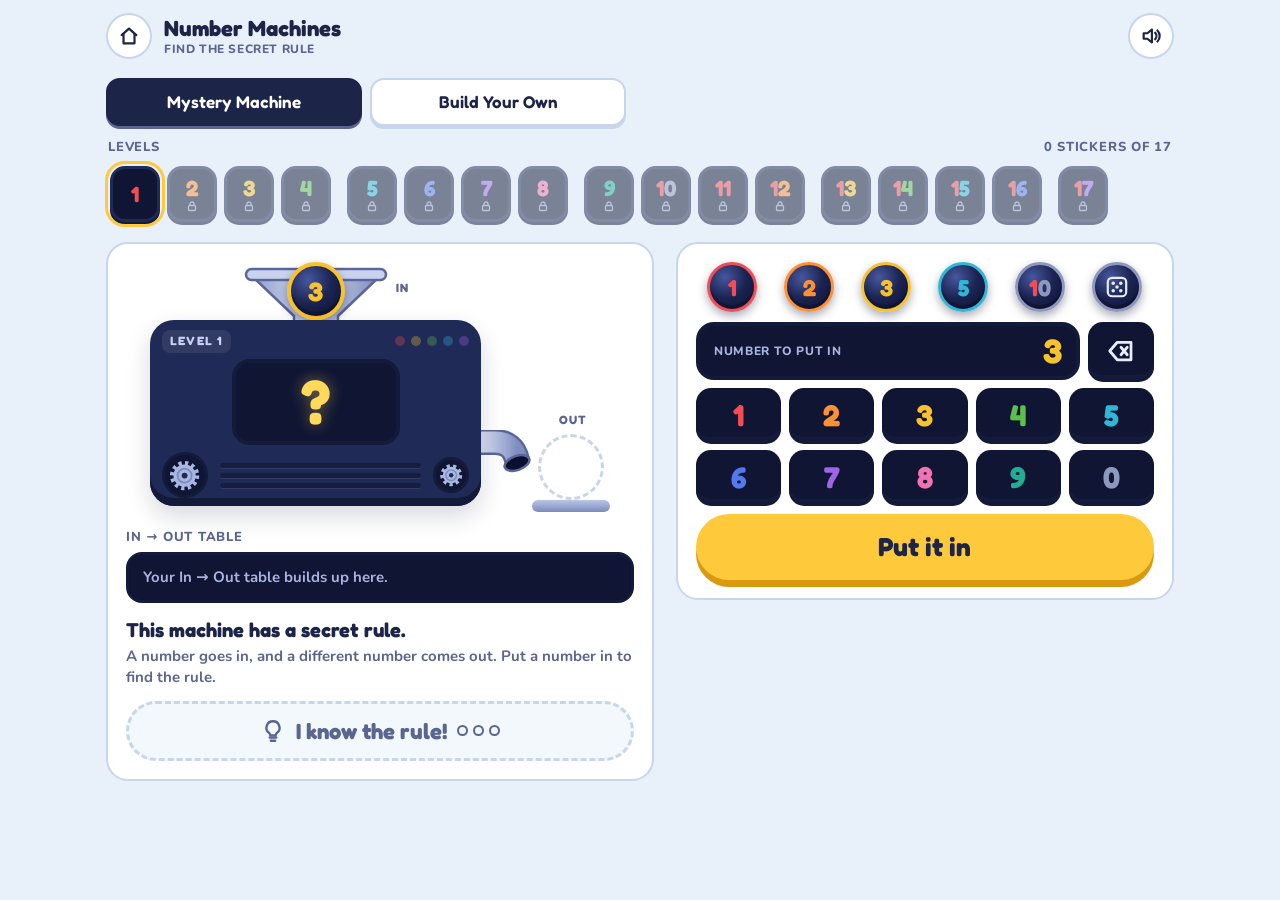
<file: machines.html>
<!doctype html>
<html lang="en">
<head>
<meta charset="utf-8">
<meta name="viewport" content="width=device-width, initial-scale=1, viewport-fit=cover">
<meta name="apple-mobile-web-app-capable" content="yes">
<meta name="mobile-web-app-capable" content="yes">
<meta name="theme-color" content="#1f2a57">
<link rel="apple-touch-icon" href="icon-180.png">
<link rel="icon" href="icon-192.png">
<link rel="manifest" href="manifest.webmanifest">
<title>Number Machines · Number Lab</title>
<link rel="preconnect" href="https://fonts.googleapis.com">
<link rel="preconnect" href="https://fonts.gstatic.com" crossorigin>
<link rel="stylesheet" href="https://fonts.googleapis.com/css2?family=Fredoka:wght@500;600;700&family=Nunito:wght@500;700;800&display=swap">
<link rel="stylesheet" href="shared/app.css">
<style>
  /* Layout. Phone: modes, levels, machine (with its In/Out tape), keypad.
     Desktop: machine on the left, keypad on the right. */
  .game { display: grid; gap: 12px; grid-template-columns: minmax(0, 1fr); grid-template-areas: "modes" "levels" "machine" "pad"; }
  .modes { grid-area: modes; display: grid; grid-template-columns: 1fr 1fr; gap: 8px; }
  .modes .nl-btn { min-height: 48px; padding: 8px 10px; font-size: 17px; }
  .levels-wrap { grid-area: levels; min-width: 0; }
  .machine-card { grid-area: machine; display: grid; gap: 10px; padding: 12px; }
  .pad { grid-area: pad; display: grid; gap: 10px; align-content: start; padding: 14px; }
  @media (min-width: 900px) {
    .game { grid-template-columns: minmax(0, 1.1fr) minmax(0, 1fr); grid-template-areas: "modes modes" "levels levels" "machine pad"; column-gap: 22px; align-items: start; }
    .modes { max-width: 520px; }
    .machine-card { padding: 18px; gap: 14px; }
    .pad { padding: 18px; }
  }

  /* level ladder */
  .lv-head { display: flex; justify-content: space-between; align-items: baseline; gap: 8px; padding: 0 2px 4px; }
  .levels { display: flex; gap: 7px; overflow-x: auto; padding: 6px 4px 8px; scroll-snap-type: x proximity; scrollbar-width: thin; }
  @media (min-width: 900px) { .levels { flex-wrap: wrap; overflow: visible; } }
  .lv {
    flex: none; position: relative; width: 50px; height: 56px; border-radius: 15px; scroll-snap-align: center;
    background: var(--window); border: 3px solid var(--machine); color: var(--window-fg);
    display: grid; place-items: center; align-content: center; gap: 1px; padding: 0;
    box-shadow: 0 3px 0 var(--machine-edge);
  }
  .lv.tier { margin-left: 9px; }
  .lv .ln { font-family: var(--font-display); font-weight: 700; font-size: 22px; line-height: 1; }
  .lv .ls { font-family: var(--font-display); font-weight: 600; font-size: 10px; line-height: 1; color: #c9d1f5; white-space: nowrap; max-width: 44px; overflow: hidden; }
  .lv .lock { width: 12px; height: 12px; fill: none; stroke: #8e98bf; stroke-width: 2.6; stroke-linecap: round; }
  .lv.locked { opacity: 0.5; }
  .lv.done { border-color: var(--c); transform: rotate(-4deg); }
  .lv.done:nth-child(2n) { transform: rotate(3deg); }
  .lv .star { position: absolute; top: -9px; right: -9px; width: 22px; height: 22px; filter: drop-shadow(0 1px 0 rgba(0,0,0,.25)); }
  .lv.cur { outline: 3px solid var(--button); outline-offset: 2px; }
  .lv.pop { animation: stick 0.7s ease-out; }
  @keyframes stick { 0% { transform: scale(0.4) rotate(-30deg); } 60% { transform: scale(1.25) rotate(6deg); } 100% { transform: scale(1) rotate(-4deg); } }

  /* the machine drawing */
  .rig { position: relative; height: 252px; width: 100%; max-width: 460px; margin: 0 auto; }
  .hopper { position: absolute; z-index: 1; top: 4px; left: calc(36% - 72px); width: 144px; height: 66px; }
  .mbody {
    position: absolute; z-index: 3; left: 0; top: 58px; width: 72%; height: 186px; border-radius: 24px; padding: 10px 12px 8px;
    display: grid; grid-template-rows: 22px 1fr 46px; gap: 7px;
  }
  .mtop { display: flex; justify-content: space-between; align-items: center; gap: 6px; }
  .plate { font-family: var(--font-display); font-weight: 700; font-size: 12px; letter-spacing: 0.1em; color: #c9d1f5; background: rgba(255,255,255,.08); border-radius: 8px; padding: 3px 8px; white-space: nowrap; }
  .lights { display: flex; gap: 6px; }
  .lights i { width: 10px; height: 10px; border-radius: 50%; background: var(--c); opacity: 0.32; }
  .whir .lights i { animation: chase 0.9s ease-in-out infinite; }
  .lights i:nth-child(2) { animation-delay: 0.15s !important; } .lights i:nth-child(3) { animation-delay: 0.3s !important; }
  .lights i:nth-child(4) { animation-delay: 0.45s !important; } .lights i:nth-child(5) { animation-delay: 0.6s !important; }
  @keyframes chase { 0%, 100% { opacity: 0.32; box-shadow: none; } 50% { opacity: 1; box-shadow: 0 0 8px var(--c); } }
  .calm .whir .lights i { animation: none; opacity: 1; }
  .won .lights i { opacity: 1; box-shadow: 0 0 8px var(--c); }

  .panels { display: grid; place-items: center; min-height: 0; }
  .flip { width: min(100%, 168px); height: 100%; max-height: 92px; perspective: 600px; }
  .flip-in { position: relative; width: 100%; height: 100%; transition: transform 0.7s cubic-bezier(.3,.7,.3,1.2); transform-style: preserve-3d; }
  .flip.open .flip-in { transform: rotateY(180deg); }
  .face { position: absolute; inset: 0; display: grid; place-items: center; backface-visibility: hidden; -webkit-backface-visibility: hidden; padding: 4px 8px; }
  .face.back { transform: rotateY(180deg); }
  .calm .flip-in { transition: none; transform: none !important; }
  .calm .face { transition: opacity 0.25s; backface-visibility: visible; -webkit-backface-visibility: visible; }
  .calm .face.back { transform: none; opacity: 0; }
  .calm .flip.open .face.back { opacity: 1; }
  .calm .flip.open .face.front { opacity: 0; }
  .q { font-family: var(--font-display); font-weight: 700; font-size: 62px; line-height: 1; color: #ffd95c; text-shadow: 0 0 16px rgba(255, 217, 92, .45); }
  .sym { font-family: var(--font-display); font-weight: 700; font-size: 34px; line-height: 1; white-space: nowrap; }
  .sym.long { font-size: 26px; }
  .stages { display: flex; align-items: center; justify-content: center; gap: 4px; width: 100%; height: 100%; }
  .stage { flex: 1 1 0; min-width: 0; max-width: 150px; height: 100%; max-height: 92px; display: grid; place-items: center; align-content: center; gap: 2px; padding: 4px 6px; transition: border-color 0.2s; }
  .stage.sel { border-color: var(--focus); }
  .stage .sop { font-family: var(--font-display); font-weight: 700; font-size: 28px; line-height: 1; white-space: nowrap; }
  .stage .sres { font-family: var(--font-display); font-weight: 600; font-size: 16px; line-height: 1.1; color: #c9d1f5; white-space: nowrap; min-height: 1.1em; }
  .stage .sres small { font-size: 12px; }
  .pipe { flex: none; width: 16px; height: 22px; display: grid; place-items: center; }
  .pipe svg { width: 16px; height: 22px; }

  .mbot { display: flex; align-items: center; justify-content: space-between; gap: 8px; }
  .port { flex: none; display: grid; place-items: center; border-radius: 50%; background: var(--window); border: 3px solid var(--machine-edge); }
  .port.big { width: 46px; height: 46px; } .port.small { width: 36px; height: 36px; }
  .port svg { width: 88%; height: 88%; }
  .whir .port.big svg { animation: spin 1.2s linear infinite; }
  .whir .port.small svg { animation: spin 0.8s linear infinite reverse; }
  .calm .whir .port.big svg { animation-duration: 3s; } .calm .whir .port.small svg { animation-duration: 2s; }
  @keyframes spin { to { transform: rotate(360deg); } }
  .grille { flex: 1; display: grid; gap: 5px; padding: 0 4px; }
  .grille i { height: 5px; border-radius: 3px; background: rgba(0,0,0,.28); box-shadow: 0 1px 0 rgba(255,255,255,.08); }

  .chute { position: absolute; z-index: 2; left: calc(72% - 26px); top: 168px; width: 76px; height: 46px; }
  .tray { position: absolute; z-index: 1; right: 0; top: 238px; width: 78px; height: 12px; border-radius: 6px; background: linear-gradient(#b9c5e8, #7d8bbb); }
  .rig-lab { position: absolute; font-family: var(--font-display); font-weight: 700; font-size: 12px; letter-spacing: 0.12em; color: var(--muted); }
  .in-lab { top: 18px; left: calc(36% + 80px); }
  .out-lab { top: 150px; right: 22px; }

  /* number balls: dark glass ball, colored digits, ring in the color of the last digit */
  .ball {
    --bs: 58px; width: var(--bs); height: var(--bs); border-radius: 50%;
    display: grid; place-items: center; font-family: var(--font-display); font-weight: 700; line-height: 1;
    background: radial-gradient(circle at 34% 28%, #46579f 0, #1b2452 48%, #0b1030 100%);
    border: 4px solid var(--ring, var(--d0)); color: var(--window-fg);
    box-shadow: 0 4px 10px rgba(5, 10, 40, .35), inset 0 -4px 0 rgba(0,0,0,.25);
  }
  .ball .bn { font-size: calc(var(--bs) * .46); font-variant-numeric: tabular-nums; white-space: nowrap; }
  .ball[data-len="3"] .bn { font-size: calc(var(--bs) * .36); }
  .ball[data-len="4"] .bn { font-size: calc(var(--bs) * .29); }
  .ball[data-len="5"] .bn { font-size: calc(var(--bs) * .24); }
  .ball[data-len="6"] .bn { font-size: calc(var(--bs) * .2); }
  .in-ball { position: absolute; z-index: 2; top: 0; left: calc(36% - 29px); }
  .out-ball { --bs: 66px; position: absolute; z-index: 4; right: 6px; top: 172px; }
  .out-ball.empty { background: transparent; border: 3px dashed var(--line); box-shadow: none; }
  .out-ball.ghost { border-style: dashed; opacity: 0.85; }
  .out-tag { position: absolute; z-index: 5; right: 0; top: 160px; font-family: var(--font-display); font-weight: 700; font-size: 14px; background: var(--surface); color: var(--fg); border: 2px solid var(--line); border-radius: 10px; padding: 2px 7px; white-space: nowrap; }

  /* In -> Out tape */
  .tape-wrap { display: grid; gap: 6px; }
  .tape-head { display: flex; justify-content: space-between; align-items: baseline; gap: 8px; }
  .tape { overflow-x: auto; border-radius: 16px; background: var(--window); border: 3px solid var(--machine-edge); color: var(--window-fg); scrollbar-width: thin; }
  .tape table { border-collapse: separate; border-spacing: 0; }
  .tape th, .tape td { height: 34px; padding: 0 8px; text-align: center; white-space: nowrap; font-family: var(--font-display); }
  .tape th { position: sticky; left: 0; z-index: 1; background: var(--window); text-align: left; font-weight: 700; font-size: 12px; letter-spacing: 0.08em; text-transform: uppercase; color: #a9b3e0; padding-left: 12px; border-right: 2px solid var(--machine-edge); }
  .tape td { min-width: 46px; font-weight: 700; font-size: 20px; font-variant-numeric: tabular-nums; }
  .tape td small { font-size: 12px; color: #c9d1f5; font-weight: 600; }
  .tape tr + tr td, .tape tr + tr th { border-top: 2px dashed #2b3670; }
  .tape td.hi { background: rgba(255, 217, 92, .14); }
  .tape-empty { padding: 12px 14px; color: #a9b3e0; font-weight: 700; font-size: 15px; }

  /* message + main buttons under the machine */
  .msg { margin: 0; min-height: 2.8em; font-size: 17px; font-weight: 700; line-height: 1.35; }
  .msg strong { font-family: var(--font-display); font-weight: 700; font-size: 20px; }
  .msg .sub { display: block; font-weight: 700; color: var(--muted); font-size: 15px; margin-top: 2px; }
  .know {
    width: 100%; min-height: 60px; border-radius: 999px; padding: 10px 18px; display: flex; align-items: center; justify-content: center; gap: 10px;
    font-family: var(--font-display); font-weight: 700; font-size: 22px; line-height: 1.1;
    border: 3px dashed var(--line); background: var(--surface-2); color: var(--muted);
  }
  .know svg { width: 26px; height: 26px; flex: none; fill: none; stroke: currentColor; stroke-width: 2.2; stroke-linecap: round; stroke-linejoin: round; }
  .know .dots { display: inline-flex; gap: 5px; }
  .know .dots i { width: 11px; height: 11px; border-radius: 50%; border: 2px solid currentColor; }
  .know .dots i.on { background: currentColor; }
  .know.lit, .next { border: none; background: #2f9e6e; color: #fff; box-shadow: 0 6px 0 #1d6e4b; }
  .know.lit { animation: glow 2.6s ease-in-out infinite; }
  .calm .know.lit { animation: none; }
  @keyframes glow { 0%, 100% { box-shadow: 0 6px 0 #1d6e4b, 0 0 0 0 rgba(47,158,110,0); } 50% { box-shadow: 0 6px 0 #1d6e4b, 0 0 0 8px rgba(47,158,110,.22); } }
  .know.lit:active, .next:active { transform: translateY(4px); box-shadow: 0 2px 0 #1d6e4b; }
  .next { width: 100%; min-height: 64px; border-radius: 999px; font-family: var(--font-display); font-weight: 700; font-size: 22px; padding: 10px 18px; }

  /* keypad card */
  .pad-head { font-family: var(--font-display); font-weight: 700; font-size: 21px; line-height: 1.2; display: flex; flex-wrap: wrap; align-items: center; gap: 4px 7px; }
  .pad-head .ball { --bs: 40px; display: inline-grid; border-width: 3px; }
  .pad-hint:empty { display: none; }
  .pad-hint { margin: 0; color: var(--muted); font-weight: 700; font-size: 15px; }
  .quick { display: grid; grid-template-columns: repeat(6, minmax(0, 1fr)); gap: 4px; justify-items: center; }
  .quick .ball { --bs: 50px; border-width: 3px; padding: 0; }
  @media (max-width: 380px) { .quick .ball { --bs: 44px; } }
  .quick .ball:active { transform: scale(.92); }
  .quick .dice svg { width: 26px; height: 26px; }
  .disp-row { display: flex; gap: 8px; }
  .disp { flex: 1; min-width: 0; display: flex; align-items: center; justify-content: space-between; gap: 10px; min-height: 58px; padding: 6px 14px; }
  .disp .lab { font-size: 12px; font-weight: 800; letter-spacing: 0.06em; text-transform: uppercase; color: #a9b3e0; }
  .disp .val { font-family: var(--font-display); font-weight: 700; font-size: 34px; line-height: 1; font-variant-numeric: tabular-nums; }
  .disp .val.ph { color: #4b5791; }
  .disp.nudge { animation: nudge 0.35s; }
  @keyframes nudge { 30% { transform: translateX(-5px); } 70% { transform: translateX(5px); } }
  .key {
    border: none; border-radius: 15px; background: var(--window); color: var(--window-fg);
    box-shadow: inset 0 -5px 0 var(--machine-edge), 0 2px 0 var(--machine-edge);
    font-family: var(--font-display); font-weight: 700; font-size: 30px; line-height: 1; min-height: 54px; padding: 0;
    transition: transform 0.05s;
  }
  .key:active { transform: translateY(2px); box-shadow: inset 0 -2px 0 var(--machine-edge); }
  .keys { display: grid; grid-template-columns: repeat(5, minmax(0, 1fr)); gap: 8px; }
  .bksp { flex: none; width: 66px; display: grid; place-items: center; }
  .bksp svg { width: 30px; height: 30px; fill: none; stroke: #e9edff; stroke-width: 2.2; stroke-linecap: round; stroke-linejoin: round; }
  #go { width: 100%; min-height: 66px; font-size: 26px; padding: 12px 20px; }
  .side-btn { width: 100%; min-height: 50px; }

  .choices { display: grid; gap: 10px; }
  .choice { display: grid; gap: 3px; text-align: left; padding: 14px 16px; min-height: 76px; }
  .choice b { font-size: 21px; }
  .choice span { font-family: var(--font-body); font-weight: 700; font-size: 15px; color: var(--muted); }
  .cards { display: grid; grid-template-columns: 1fr 1fr; gap: 10px; }
  .rcard { border: 3px solid var(--machine-edge); min-height: 104px; display: grid; place-items: center; align-content: center; gap: 6px; padding: 10px 6px; border-radius: 18px; background: var(--window); color: var(--window-fg); box-shadow: 0 4px 0 var(--machine-edge); }
  .rcard:active { transform: translateY(3px); box-shadow: 0 1px 0 var(--machine-edge); }
  .rcard .sym { font-size: 28px; }
  .rcard .rw { font-weight: 700; font-size: 14px; color: #c9d1f5; text-align: center; line-height: 1.2; }

  /* build-your-own panel */
  .builder { display: grid; gap: 10px; }
  .brow { display: grid; gap: 6px; padding: 10px; border-radius: 16px; background: var(--surface-2); border: 2px solid var(--line); }
  .brow-top { display: flex; justify-content: space-between; align-items: center; gap: 8px; }
  .brow-top b { font-family: var(--font-display); font-size: 18px; }
  .brow-ctl { display: flex; gap: 8px; align-items: center; }
  .ops { display: flex; gap: 6px; flex: 1; min-width: 0; }
  .ops .nl-btn { flex: 1 1 0; min-width: 0; min-height: 50px; padding: 4px; font-size: 26px; font-weight: 700; }
  .numbox { flex: none; width: 74px; min-height: 52px; border-radius: 14px; border: 3px solid var(--machine-edge); padding: 0 4px; background: var(--window); color: var(--window-fg); font-family: var(--font-display); font-weight: 700; font-size: 28px; }
  .numbox.sel { border-color: var(--focus); box-shadow: 0 0 0 3px color-mix(in srgb, var(--focus) 35%, transparent); }
  .numbox .ph { color: #4b5791; }
  .rm { min-height: 44px; padding: 6px 12px; font-size: 15px; }
</style>
</head>
<body>
<div class="nl-app">
  <header class="nl-top">
    <a class="nl-round" href="./" aria-label="Back to Number Lab"><svg viewBox="0 0 24 24" aria-hidden="true"><path d="M4 11l8-7 8 7"/><path d="M6 10v10h12V10"/></svg></a>
    <h1>Number Machines<small>Find the secret rule</small></h1>
    <button class="nl-round nl-sound" aria-label="Sound"></button>
  </header>

  <div class="game">
    <div class="modes" role="group" aria-label="How to play">
      <button class="nl-btn" id="modeMystery" aria-pressed="true">Mystery Machine</button>
      <button class="nl-btn" id="modeBuild" aria-pressed="false">Build Your Own</button>
    </div>

    <section class="levels-wrap" id="levelsWrap" aria-label="Levels">
      <div class="lv-head"><span class="nl-label">Levels</span><span class="nl-label" id="stickerCount"></span></div>
      <div class="levels" id="levels"></div>
    </section>

    <section class="machine-card nl-card" aria-label="The machine">
      <div class="rig" id="rig">
        <svg class="hopper" viewBox="0 0 144 66" aria-hidden="true">
          <defs><linearGradient id="steel" x1="0" x2="1"><stop offset="0" stop-color="#8f9dcc"/><stop offset=".45" stop-color="#d7def3"/><stop offset="1" stop-color="#7f8dbf"/></linearGradient></defs>
          <path d="M8 10 H136 L94 50 V66 H50 V50 Z" fill="url(#steel)" stroke="#5b679a" stroke-width="2.5" stroke-linejoin="round"/>
          <rect x="2" y="3" width="140" height="11" rx="5.5" fill="#c9d3ef" stroke="#5b679a" stroke-width="2.5"/>
          <path d="M50 56 H94" stroke="#5b679a" stroke-width="2.5"/>
        </svg>
        <div class="ball in-ball" id="inBall" hidden aria-hidden="true"><span class="bn"></span></div>
        <div class="mbody nl-machine">
          <div class="mtop"><span class="plate" id="plate">LEVEL 1</span><span class="lights" aria-hidden="true"><i style="--c:var(--d1)"></i><i style="--c:var(--d3)"></i><i style="--c:var(--d4)"></i><i style="--c:var(--d5)"></i><i style="--c:var(--d7)"></i></span></div>
          <div class="panels" id="panels"></div>
          <div class="mbot" aria-hidden="true"><span class="port big" id="gearA"></span><span class="grille"><i></i><i></i><i></i></span><span class="port small" id="gearB"></span></div>
        </div>
        <svg class="chute" viewBox="0 0 76 46" aria-hidden="true">
          <path d="M0 12 H40 Q58 12 62 30" fill="none" stroke="#5b679a" stroke-width="26" stroke-linecap="butt"/>
          <path d="M0 12 H40 Q58 12 62 30" fill="none" stroke="url(#steel)" stroke-width="21" stroke-linecap="butt"/>
          <ellipse cx="62" cy="33" rx="13" ry="7" fill="#0b1030" stroke="#5b679a" stroke-width="2.5" transform="rotate(-20 62 33)"/>
        </svg>
        <div class="tray" aria-hidden="true"></div>
        <span class="rig-lab in-lab" aria-hidden="true">IN</span>
        <span class="rig-lab out-lab" aria-hidden="true">OUT</span>
        <div class="ball out-ball empty" id="outBall" aria-hidden="true"><span class="bn"></span></div>
        <span class="out-tag" id="outTag" hidden></span>
      </div>

      <div class="tape-wrap">
        <div class="tape-head"><span class="nl-label">In → Out table</span><span class="nl-label" id="tapeCount"></span></div>
        <div class="tape" id="tape"></div>
      </div>

      <p class="msg" id="msg" aria-live="polite"></p>
      <button class="know" id="know" type="button"></button>
      <button class="next" id="next" type="button" hidden></button>
    </section>

    <section class="pad nl-card" id="pad" aria-label="Keypad">
      <div class="pad-head" id="padHead" hidden></div>
      <div class="choices" id="choose" hidden>
        <button class="nl-btn choice" id="choosePredict"><b>Predict</b><span>The machine picks a number. You say what comes out.</span></button>
        <button class="nl-btn choice" id="choosePick"><b>Pick the rule</b><span>Choose the right rule card out of 4.</span></button>
      </div>
      <div class="cards" id="pick" hidden></div>
      <div class="builder" id="builder" hidden></div>
      <div class="quick" id="quick"></div>
      <div id="keypad">
        <div class="disp-row">
          <div class="disp nl-window" id="disp"><span class="lab" id="dispLab">Number to put in</span><span class="val nl-num" id="dispVal"></span></div>
          <button class="key bksp" id="bksp" aria-label="Backspace"><svg viewBox="0 0 24 24" aria-hidden="true"><path d="M9 5h11v14H9l-6-7z"/><path d="M12 9l5 6M17 9l-5 6"/></svg></button>
        </div>
        <div class="keys" id="keys" style="margin-top:8px"></div>
      </div>
      <p class="pad-hint" id="padHint" aria-live="polite"></p>
      <button class="nl-big" id="go">Put it in</button>
      <button class="nl-btn side-btn" id="edit" hidden>Change my machine</button>
      <button class="nl-btn side-btn" id="back" hidden>Keep feeding numbers</button>
    </section>
  </div>
</div>
<script src="shared/app.js"></script>
<script>
(() => {
  "use strict";
  const $ = (s) => document.querySelector(s);
  const MINUS = "−";
  const fmtN = (n) => (n < 0 ? MINUS : "") + NL.fmt(Math.abs(n));
  const wait = (ms) => new Promise((r) => setTimeout(r, ms));
  const shuffle = (a) => { for (let i = a.length - 1; i > 0; i--) { const j = NL.randInt(i + 1) - 1; [a[i], a[j]] = [a[j], a[i]]; } return a; };
  const plural = (k, word) => `${k} ${word}${k === 1 ? "" : "s"}`;
  const el = (tag, cls, text) => { const e = document.createElement(tag); if (cls) e.className = cls; if (text != null) e.textContent = text; return e; };
  document.documentElement.classList.toggle("calm", NL.calm());

  // ---------- rules ----------
  const rule = (sym, words, f, show, more = {}) => ({ sym, words, f, show, accepts: () => true, ...more });
  const EVEN_ONLY = {
    accepts: (n) => n % 2 === 0,
    refuse: (n) => `This machine only takes even numbers. ${n} is odd, so it can't be split into two equal halves.`,
    refuseVoice: "odd", rnd: () => 2 * NL.randBetween(0, 50), start: () => 2 * NL.randBetween(1, 5),
  };
  const UP_TO_20 = {
    accepts: (n) => n <= 20,
    refuse: (n) => `This machine only takes numbers up to 20. ${n} is too big for it.`,
    rnd: () => NL.randBetween(0, 20),
  };
  const LEVELS = [
    rule("+ 1", "Add 1", (n) => n + 1, (n) => `${n} + 1`),
    rule("+ 2", "Add 2", (n) => n + 2, (n) => `${n} + 2`),
    rule("+ 10", "Add 10", (n) => n + 10, (n) => `${n} + 10`, { note: "The tens digit goes up by one." }),
    rule("− 1", "Take away 1", (n) => n - 1, (n) => `${n} − 1`),
    rule("× 2", "Double it", (n) => n * 2, (n) => `${n} × 2`, { note: "Doubling means adding a number to itself." }),
    rule("+ 5", "Add 5", (n) => n + 5, (n) => `${n} + 5`),
    rule("× 10", "Times 10", (n) => n * 10, (n) => `${n} × 10`, { note: "Times 10 puts a zero on the end." }),
    rule("− 2", "Take away 2", (n) => n - 2, (n) => `${n} − 2`),
    rule("+ 100", "Add 100", (n) => n + 100, (n) => `${n} + 100`, { note: "The hundreds digit goes up by one." }),
    rule("× 3", "Times 3", (n) => n * 3, (n) => `${n} × 3`),
    rule("÷ 2", "Half of it", (n) => n / 2, (n) => `${n} ÷ 2`, { ...EVEN_ONLY, note: "Half means two equal parts." }),
    rule("× 5", "Times 5", (n) => n * 5, (n) => `${n} × 5`, { note: "Times 5 answers always end in 0 or 5." }),
    rule("n × n", "Times itself", (n) => n * n, (n) => `${n} × ${n}`, { note: "A number times itself is a square number." }),
    rule("× 2 + 1", "Double it, then add 1", (n) => n * 2 + 1, (n) => `${n} × 2 + 1`, { note: "Two steps in a row. The answer is always odd." }),
    rule("× 10 + 1", "Times 10, then add 1", (n) => n * 10 + 1, (n) => `${n} × 10 + 1`, { note: "The answer always ends in 1." }),
    rule("20 − n", "Take it away from 20", (n) => 20 - n, (n) => `20 − ${n}`, { ...UP_TO_20, note: "Bigger numbers in make smaller numbers out." }),
    rule("n + n + n", "Add it to itself 3 times", (n) => 3 * n, (n) => `${n} + ${n} + ${n}`, { note: "That is the same as × 3!" }),
  ];
  const TIERS = new Set([4, 8, 12, 16]);
  const EXTRA = [
    rule("+ 3", "Add 3", (n) => n + 3), rule("+ 4", "Add 4", (n) => n + 4), rule("+ 20", "Add 20", (n) => n + 20),
    rule("− 3", "Take away 3", (n) => n - 3), rule("− 5", "Take away 5", (n) => n - 5), rule("× 4", "Times 4", (n) => n * 4),
    rule("× 2 − 1", "Double it, then take away 1", (n) => n * 2 - 1), rule("+ 11", "Add 11", (n) => n + 11),
  ];
  const POOL = [...LEVELS, ...EXTRA];
  const equiv = (a, b) => { for (let n = 0; n <= 40; n++) if (a.accepts(n) && b.accepts(n) && a.f(n) !== b.f(n)) return false; return true; };
  const family = (r) => r.sym.replace(/[0-9 ]/g, "").charAt(0);

  // ---------- state ----------
  const cracked = new Set(NL.store.get("machines-cracked", []).filter((i) => Number.isInteger(i) && i >= 0 && i < LEVELS.length));
  const unlocked = (i) => i === 0 || cracked.has(i) || cracked.has(i - 1);
  const firstOpen = () => { for (let i = 0; i < LEVELS.length; i++) if (!cracked.has(i)) return i; return LEVELS.length - 1; };
  let savedLv = NL.store.get("machines-level", null);
  const startLv = Number.isInteger(savedLv) && savedLv >= 0 && savedLv < LEVELS.length && unlocked(savedLv) ? savedLv : firstOpen();

  const OPS = ["+", MINUS, "×", "÷"];
  const savedBuild = NL.store.get("machines-build", null);
  const validStages = savedBuild && Array.isArray(savedBuild.stages) && savedBuild.stages.length >= 1 && savedBuild.stages.length <= 2 &&
    savedBuild.stages.every((s) => OPS.includes(s.op) && /^\d{1,2}$/.test(String(s.k)) && Number(s.k) <= 20 && !(s.op === "÷" && Number(s.k) === 0));

  const S = {
    mode: NL.store.get("machines-mode", "mystery") === "build" ? "build" : "mystery",
    lv: startLv, rows: [], phase: "explore", predictN: null, lastAsked: null, wrong: new Set(), cards: [], lastOut: null,
    entry: "", msg: null,
    build: {
      stages: validStages ? savedBuild.stages.map((s) => ({ op: s.op, k: String(Number(s.k)) })) : [{ op: "×", k: "2" }],
      step: validStages ? "run" : "build", sel: 0, fresh: true, rows: [], lastOut: null, stageRes: null, sig: null, msg: null, entry: "",
    },
  };
  S.build.sig = JSON.stringify(S.build.stages);
  const savedRows = NL.store.get("machines-rows", null);
  if (savedRows && savedRows.lv === S.lv && Array.isArray(savedRows.rows)) {
    S.rows = savedRows.rows.filter((r) => Number.isInteger(r.n) && r.n >= 0 && r.n <= 100 && LEVELS[S.lv].accepts(r.n)).map((r) => ({ n: r.n, out: LEVELS[S.lv].f(r.n) }));
  }
  const saveRows = () => NL.store.set("machines-rows", { lv: S.lv, rows: S.rows });
  let negSeen = NL.store.get("machines-negseen", false);
  const negLine = (vals) => {
    if (negSeen || !vals.some((v) => v < 0)) return "";
    negSeen = true; NL.store.set("machines-negseen", true);
    return "Below zero! Numbers keep going past zero.";
  };
  const startNumber = (R) => (R && R.start ? R.start() : NL.randBetween(1, 9));
  S.entry = String(startNumber(LEVELS[S.lv]));
  S.build.entry = S.build.step === "run" ? String(NL.randBetween(1, 9)) : "";

  // ---------- elements ----------
  const rig = $("#rig"), inBall = $("#inBall"), outBall = $("#outBall"), outTag = $("#outTag");
  const gear = (teeth) => {
    const r = 21, seg = (2 * Math.PI * r) / teeth;
    return `<svg viewBox="-30 -30 60 60" aria-hidden="true"><circle r="${r}" fill="none" stroke="#a9b7e3" stroke-width="8" stroke-dasharray="${(seg / 2).toFixed(2)} ${(seg / 2).toFixed(2)}"/><circle r="${r - 2}" fill="#a9b7e3"/><circle r="${r - 9}" fill="none" stroke="#7d8bbb" stroke-width="3"/><circle r="5" fill="#1f2a57"/></svg>`;
  };
  $("#gearA").innerHTML = gear(12);
  $("#gearB").innerHTML = gear(9);

  const STAR = '<svg class="star" viewBox="0 0 24 24" aria-hidden="true"><path d="M12 2l2.9 6.3 6.9.7-5.2 4.6 1.5 6.8L12 16.9 5.9 20.4l1.5-6.8L2.2 9l6.9-.7z" fill="#ffc93c" stroke="#b47d0a" stroke-width="1.4" stroke-linejoin="round"/></svg>';
  const LOCK = '<svg class="lock" viewBox="0 0 24 24" aria-hidden="true"><rect x="5" y="11" width="14" height="10" rx="2"/><path d="M8 11V8a4 4 0 0 1 8 0v3"/></svg>';
  const BULB = '<svg viewBox="0 0 24 24" aria-hidden="true"><path d="M9 18h6M10 21h4"/><path d="M12 3a6 6 0 0 0-3.5 10.9c.6.5 1 1.2 1 2.1h5c0-.9.4-1.6 1-2.1A6 6 0 0 0 12 3z"/></svg>';
  const DICE = '<svg viewBox="0 0 24 24" aria-hidden="true"><rect x="3.5" y="3.5" width="17" height="17" rx="4" fill="none" stroke="#e9edff" stroke-width="2"/><circle cx="8.5" cy="8.5" r="1.6" fill="#e9edff"/><circle cx="15.5" cy="15.5" r="1.6" fill="#e9edff"/><circle cx="12" cy="12" r="1.6" fill="#e9edff"/><circle cx="15.5" cy="8.5" r="1.6" fill="#e9edff"/><circle cx="8.5" cy="15.5" r="1.6" fill="#e9edff"/></svg>';

  function paintBall(b, n) {
    const s = typeof n === "number" ? fmtN(n) : String(n);
    NL.colorDigits(b.querySelector(".bn"), s);
    b.style.setProperty("--ring", typeof n === "number" ? NL.colorOf(n) : "var(--d0)");
    b.dataset.len = String(Math.min(6, Math.max(1, s.length)));
  }

  // keypad digits 1-9 then 0, each in its own color
  const keys = $("#keys");
  [1, 2, 3, 4, 5, 6, 7, 8, 9, 0].forEach((d) => {
    const k = el("button", "key"); k.dataset.d = String(d); k.setAttribute("aria-label", String(d));
    NL.colorDigits(k, d); keys.appendChild(k);
  });
  const quick = $("#quick");
  [1, 2, 3, 5, 10].forEach((n) => {
    const b = el("button", "ball qb"); b.dataset.n = String(n); b.setAttribute("aria-label", `Put ${n} in`);
    b.appendChild(el("span", "bn")); paintBall(b, n); quick.appendChild(b);
  });
  const dice = el("button", "ball qb dice"); dice.dataset.n = "random"; dice.setAttribute("aria-label", "Put a random number in"); dice.innerHTML = DICE;
  quick.appendChild(dice);

  // ---------- messages ----------
  function msg(main, sub) {
    const m = { main, sub };
    if (S.mode === "mystery") S.msg = m; else S.build.msg = m;
    paintMsg();
  }
  function paintMsg() {
    const m = S.mode === "mystery" ? S.msg : S.build.msg;
    const box = $("#msg"); box.textContent = "";
    if (!m) return;
    box.appendChild(el("strong", "", m.main));
    if (m.sub) box.appendChild(el("span", "sub", m.sub));
  }
  let hintTimer = 0;
  function padHint(t, nudge) {
    $("#padHint").textContent = t || "";
    clearTimeout(hintTimer);
    if (t) hintTimer = setTimeout(() => { $("#padHint").textContent = ""; }, 5000);
    if (nudge && !NL.calm()) { const d = $("#disp"); d.classList.remove("nudge"); void d.offsetWidth; d.classList.add("nudge"); }
  }

  // ---------- context: what the keypad is typing ----------
  function ctx() {
    if (S.mode === "mystery") {
      if (S.phase === "predict") return "answer";
      if (S.phase === "explore" || S.phase === "cracked") return "feed";
      return "none";
    }
    return S.build.step === "build" ? "operand" : "feed";
  }
  const entryGet = () => (S.mode === "mystery" ? S.entry : S.build.entry);
  const entrySet = (v) => { if (S.mode === "mystery") S.entry = v; else S.build.entry = v; };

  // ---------- render ----------
  function renderModes() {
    $("#modeMystery").setAttribute("aria-pressed", String(S.mode === "mystery"));
    $("#modeBuild").setAttribute("aria-pressed", String(S.mode === "build"));
    $("#levelsWrap").hidden = S.mode !== "mystery";
  }

  function renderLevels() {
    const box = $("#levels"); box.textContent = "";
    LEVELS.forEach((R, i) => {
      const b = el("button", "lv"); b.dataset.lv = String(i);
      if (TIERS.has(i)) b.classList.add("tier");
      const done = cracked.has(i), open = unlocked(i);
      b.style.setProperty("--c", NL.colorOf(i + 1));
      if (done) b.classList.add("done");
      if (!open) b.classList.add("locked");
      if (i === S.lv) { b.classList.add("cur"); b.setAttribute("aria-current", "true"); }
      const num = el("span", "ln"); NL.colorDigits(num, i + 1); b.appendChild(num);
      if (done) { const s = el("span", "ls"); NL.colorDigits(s, R.sym); b.appendChild(s); b.insertAdjacentHTML("beforeend", STAR); }
      else if (!open) b.insertAdjacentHTML("beforeend", LOCK);
      b.setAttribute("aria-label", `Level ${i + 1}${done ? `, cracked: ${R.words}` : open ? ", open" : ", locked"}`);
      box.appendChild(b);
    });
    $("#stickerCount").textContent = `${plural(cracked.size, "sticker")} of ${LEVELS.length}`;
  }
  function scrollLevelIntoView() {
    const b = document.querySelector(`.lv[data-lv="${S.lv}"]`), box = $("#levels");
    if (b && box.scrollWidth > box.clientWidth) box.scrollLeft = b.offsetLeft - box.clientWidth / 2 + b.offsetWidth / 2;
  }

  function renderPanels() {
    const p = $("#panels");
    if (S.mode === "mystery") {
      $("#plate").textContent = `LEVEL ${S.lv + 1}`;
      let flip = p.querySelector(".flip");
      if (!flip || flip.dataset.lv !== String(S.lv)) {
        p.textContent = "";
        flip = el("div", "flip"); flip.dataset.lv = String(S.lv);
        const inner = el("div", "flip-in");
        const front = el("div", "face front nl-window"); front.appendChild(el("span", "q", "?"));
        const back = el("div", "face back nl-window"); const sym = el("span", "sym"); NL.colorDigits(sym, LEVELS[S.lv].sym);
        if (LEVELS[S.lv].sym.length > 6) sym.classList.add("long");
        back.appendChild(sym); inner.append(front, back); flip.appendChild(inner); p.appendChild(flip);
        flip.setAttribute("aria-label", "Secret rule");
      }
      const open = S.phase === "cracked";
      flip.classList.toggle("open", open);
      flip.setAttribute("aria-label", open ? `The rule: ${LEVELS[S.lv].words}` : "The rule is a secret");
      rig.classList.toggle("won", open);
    } else {
      rig.classList.remove("won");
      $("#plate").textContent = "YOUR MACHINE";
      p.textContent = "";
      const row = el("div", "stages");
      S.build.stages.forEach((st, i) => {
        if (i) { const pp = el("span", "pipe"); pp.innerHTML = '<svg viewBox="0 0 16 22" aria-hidden="true"><path d="M3 4l9 7-9 7z" fill="#a9b7e3"/></svg>'; row.appendChild(pp); }
        const w = el("div", "stage nl-window"); w.dataset.i = String(i);
        if (S.build.step === "build" && S.build.sel === i) w.classList.add("sel");
        const op = el("span", "sop"); NL.colorDigits(op, `${st.op} ${st.k === "" ? "_" : st.k}`);
        const res = el("span", "sres");
        const r = S.build.stageRes && S.build.stageRes[i];
        if (r) { NL.colorDigits(res, "= " + fmtN(r.v)); if (r.rem) res.appendChild(el("small", "", ` r ${r.rem}`)); }
        w.append(op, res); row.appendChild(w);
      });
      p.appendChild(row);
    }
  }

  function renderTape(hiN, scroll) {
    const tape = $("#tape"); tape.textContent = "";
    let cols, heads;
    if (S.mode === "mystery") {
      cols = S.rows.map((r) => ({ n: r.n, vals: [{ v: r.out }] }));
      heads = ["In", "Out"];
    } else {
      cols = S.build.rows.map((r) => ({ n: r.n, vals: r.steps.map((s) => ({ v: s.v, rem: s.rem })) }));
      const st = S.build.stages;
      heads = st.length === 2 ? ["In", `After ${st[0].op} ${st[0].k}`, "Out"] : ["In", "Out"];
    }
    $("#tapeCount").textContent = cols.length ? plural(cols.length, "number") + " tried" : "";
    if (!cols.length) { tape.appendChild(el("div", "tape-empty", "Your In → Out table builds up here.")); return; }
    const t = el("table"); const tb = el("tbody"); t.appendChild(tb);
    heads.forEach((h, row) => {
      const tr = el("tr"); tr.appendChild(el("th", "", h)); tr.firstChild.setAttribute("scope", "row");
      cols.forEach((c) => {
        const td = el("td"); if (c.n === hiN) td.classList.add("hi");
        if (row === 0) NL.colorDigits(td, c.n);
        else {
          const v = c.vals[row - 1]; const sp = el("span"); NL.colorDigits(sp, fmtN(v.v)); td.appendChild(sp);
          if (v.rem) td.appendChild(el("small", "", ` r ${v.rem}`));
        }
        tr.appendChild(td);
      });
      tb.appendChild(tr);
    });
    tape.appendChild(t);
    if (scroll) {
      const idx = cols.findIndex((c) => c.n === hiN);
      const td = tb.firstChild.children[idx + 1];
      if (td) tape.scrollLeft = Math.max(0, td.offsetLeft - tape.clientWidth / 2);
    }
  }

  function renderKnow() {
    const know = $("#know"), next = $("#next");
    const show = S.mode === "mystery" && S.phase === "explore";
    know.hidden = !show;
    next.hidden = !(S.mode === "mystery" && S.phase === "cracked");
    if (show) {
      const have = Math.min(3, S.rows.length), lit = S.rows.length >= 3;
      know.classList.toggle("lit", lit);
      know.setAttribute("aria-disabled", String(!lit));
      know.innerHTML = BULB + "<span>I know the rule!</span>" + (lit ? "" : `<span class="dots" aria-hidden="true">${[0, 1, 2].map((i) => `<i class="${i < have ? "on" : ""}"></i>`).join("")}</span>`);
      know.setAttribute("aria-label", lit ? "I know the rule!" : `I know the rule. Try ${3 - have} more different numbers first.`);
    }
    if (!next.hidden) next.textContent = S.lv < LEVELS.length - 1 ? `Next machine: Level ${S.lv + 2}` : "Build your own machine";
  }

  function renderDisplay() {
    const c = ctx(), val = $("#dispVal");
    let v = entryGet(), lab = "Number to put in";
    if (c === "answer") lab = "Your answer";
    if (c === "operand") { v = S.build.stages[S.build.sel].k; lab = `Machine ${S.build.sel + 1} number`; }
    $("#dispLab").textContent = lab;
    if (v === "") { val.textContent = "_"; val.className = "val nl-num ph"; }
    else { val.className = "val nl-num"; NL.colorDigits(val, v); }
  }

  function renderPad() {
    const c = ctx(), ph = S.phase, mystery = S.mode === "mystery";
    const head = $("#padHead");
    const show = { head: false, choose: false, pick: false, builder: false, quick: false, keypad: false, go: false, edit: false, back: false };
    head.textContent = "";
    if (mystery && ph === "choose") {
      Object.assign(show, { head: true, choose: true, back: true });
      head.textContent = "How do you want to show the rule?";
    } else if (mystery && ph === "pick") {
      Object.assign(show, { head: true, pick: true, back: true });
      head.textContent = "Which rule is inside the machine?";
    } else if (mystery && ph === "checking") {
      show.head = true; head.textContent = "Let's see if the machine agrees.";
    } else if (c === "answer") {
      Object.assign(show, { head: true, keypad: true, go: true, back: true });
      head.append("What comes out if");
      const b = el("span", "ball"); b.appendChild(el("span", "bn")); paintBall(b, S.predictN); head.appendChild(b);
      head.append("goes in?");
      $("#go").textContent = "That's my answer";
    } else if (c === "operand") {
      Object.assign(show, { head: true, builder: true, keypad: true, go: true });
      head.textContent = "Build your machine";
      $("#go").textContent = "Start the machine";
    } else {
      Object.assign(show, { quick: true, keypad: true, go: true, edit: !mystery });
      $("#go").textContent = "Put it in";
    }
    head.hidden = !show.head;
    $("#choose").hidden = !show.choose; $("#pick").hidden = !show.pick; $("#builder").hidden = !show.builder;
    $("#quick").hidden = !show.quick; $("#keypad").hidden = !show.keypad; $("#go").hidden = !show.go;
    $("#edit").hidden = !show.edit; $("#back").hidden = !show.back;
    if (show.pick) renderCards();
    if (show.builder) renderBuilder();
    renderDisplay();
  }

  function renderCards() {
    const box = $("#pick"); box.textContent = "";
    S.cards.forEach((r, i) => {
      const b = el("button", "rcard"); b.dataset.i = String(i); b.dataset.sym = r.sym;
      const s = el("span", "sym"); NL.colorDigits(s, r.sym); b.appendChild(s);
      b.appendChild(el("span", "rw", r.words));
      b.setAttribute("aria-label", `${r.words} (${r.sym})`);
      box.appendChild(b);
    });
  }

  function renderBuilder() {
    const box = $("#builder"); box.textContent = "";
    S.build.stages.forEach((st, i) => {
      const row = el("div", "brow");
      const top = el("div", "brow-top"); top.appendChild(el("b", "", `Machine ${i + 1}`));
      if (i === 1) { const rm = el("button", "nl-btn rm", "Remove"); rm.id = "removeStage"; top.appendChild(rm); }
      row.appendChild(top);
      const ctl = el("div", "brow-ctl"); const ops = el("div", "ops");
      OPS.forEach((op) => {
        const b = el("button", "nl-btn opb", op); b.dataset.stage = String(i); b.dataset.op = op;
        b.setAttribute("aria-pressed", String(st.op === op));
        b.setAttribute("aria-label", { "+": "add", [MINUS]: "take away", "×": "times", "÷": "divide" }[op]);
        ops.appendChild(b);
      });
      const nb = el("button", "numbox nl-num"); nb.dataset.stage = String(i);
      if (S.build.sel === i) nb.classList.add("sel");
      if (st.k === "") nb.appendChild(el("span", "ph", "_")); else NL.colorDigits(nb, st.k);
      nb.setAttribute("aria-label", `Machine ${i + 1} number. Tap, then type on the keypad.`);
      ctl.append(ops, nb); row.appendChild(ctl); box.appendChild(row);
    });
    if (S.build.stages.length === 1) {
      const add = el("button", "nl-btn side-btn", "+ Add a second machine after it"); add.id = "addStage"; box.appendChild(add);
    }
    box.appendChild(el("p", "nl-muted", "Tap a number box, then type 0 to 20 on the keypad."));
    box.lastChild.style.margin = "0";
    box.lastChild.style.fontWeight = "700";
  }

  function setStaged() {
    if (running) return;
    const c = ctx();
    let n = null;
    if (c === "feed" && entryGet() !== "") n = Number(entryGet());
    if (c === "answer" || (S.mode === "mystery" && S.phase === "checking")) n = S.predictN;
    inBall.getAnimations().forEach((a) => a.cancel());
    if (n === null) inBall.hidden = true; else { inBall.hidden = false; paintBall(inBall, n); }
    // out ball
    outBall.getAnimations().forEach((a) => a.cancel());
    if (c === "answer") {
      outBall.className = "ball out-ball ghost";
      paintBall(outBall, S.entry === "" ? "?" : Number(S.entry));
      outTag.hidden = true;
      return;
    }
    const last = S.mode === "mystery" ? S.lastOut : S.build.lastOut;
    if (!last) { outBall.className = "ball out-ball empty"; outBall.querySelector(".bn").textContent = ""; outTag.hidden = true; }
    else { outBall.className = "ball out-ball"; paintBall(outBall, last.v); outTag.hidden = !last.rem; outTag.textContent = last.rem ? `r ${last.rem}` : ""; }
  }

  function renderAll() {
    renderModes(); renderLevels(); renderPanels(); renderTape(); renderKnow(); renderPad(); setStaged(); paintMsg();
  }

  // ---------- the machine running ----------
  let running = false, epoch = 0;
  const queue = []; let pumping = false;
  function enqueue(job) { if (queue.length >= 3) return; queue.push(job); pump(); }
  async function pump() {
    if (pumping) return; pumping = true;
    while (queue.length) { const job = queue.shift(); try { await job(); } catch (e) { running = false; console.warn(e); } }
    pumping = false;
  }

  /** Drop n in, whir, pop the result out. results: [{v, rem}] for each stage. Returns false if the screen changed meanwhile. */
  async function run(n, results) {
    const ep = epoch, calm = NL.calm();
    running = true;
    paintBall(inBall, n); inBall.hidden = false; outTag.hidden = true;
    if (S.mode === "build") { S.build.stageRes = null; renderPanels(); }
    const drop = inBall.animate([
      { transform: "translateY(0) scale(1)", opacity: 1 },
      { transform: "translateY(40px) scale(.8)", opacity: 1, offset: 0.6 },
      { transform: "translateY(74px) scale(.5)", opacity: 0 },
    ], { duration: calm ? 260 : 520, easing: "ease-in", fill: "forwards" });
    await drop.finished;
    NL.sfx.clunk();
    inBall.hidden = true; drop.cancel();
    rig.classList.add("whir");
    const tick = setInterval(() => NL.sfx.tick(), calm ? 160 : 110);
    await wait(calm ? 450 : 1000);
    clearInterval(tick); rig.classList.remove("whir");
    if (ep !== epoch) { running = false; return false; }
    const last = results[results.length - 1];
    if (S.mode === "build") { S.build.stageRes = results; renderPanels(); }
    outBall.className = "ball out-ball"; paintBall(outBall, last.v);
    outTag.hidden = !last.rem; outTag.textContent = last.rem ? `r ${last.rem}` : "";
    outBall.animate([
      { transform: "translate(-40px,-14px) scale(.3)", opacity: 0 },
      { transform: "translate(3px,3px) scale(1.12)", opacity: 1, offset: 0.7 },
      { transform: "none", opacity: 1 },
    ], { duration: calm ? 200 : 440, easing: "ease-out" });
    NL.sfx.pop();
    if (S.mode === "mystery") S.lastOut = { v: last.v }; else S.build.lastOut = { v: last.v, rem: last.rem };
    running = false;
    setStaged();
    return true;
  }

  async function bounce(n) {
    running = true;
    paintBall(inBall, n); inBall.hidden = false;
    await inBall.animate([{ transform: "none" }, { transform: "translateY(20px) scale(.92)" }, { transform: "translateY(-12px)" }, { transform: "none" }],
      { duration: NL.calm() ? 200 : 520, easing: "ease-out" }).finished;
    running = false;
  }

  function sayOut(v, rem) {
    if (!rem) { NL.sayNumber(v); return; }
    if (v >= 0 && v <= 100) Promise.resolve(NL.sayNumber(v)).then(() => NL.sayText(`remainder ${NL.words(rem)}`));
    else NL.sayText(`${NL.words(v)} remainder ${NL.words(rem)}`);
  }

  // ---------- mystery mode ----------
  function addRow(n, out) {
    const dup = S.rows.some((r) => r.n === n);
    if (!dup) S.rows.push({ n, out });
    saveRows(); renderTape(n, true); renderKnow();
    return dup;
  }

  function mysteryFeed(n) {
    const R = LEVELS[S.lv];
    enqueue(async () => {
      const ep = epoch;
      if (!R.accepts(n)) {
        await bounce(n);
        if (ep !== epoch) return;
        NL.sfx.soft(); if (R.refuseVoice) NL.say(R.refuseVoice);
        msg(R.refuse(n), "Try a different number.");
        if (ctx() === "feed") { S.entry = String(n); renderDisplay(); }
        setStaged();
        return;
      }
      const out = R.f(n);
      if (!(await run(n, [{ v: out }]))) return;
      NL.sayNumber(out);
      const dup = addRow(n, out);
      const main = dup ? `${n} went in again. ${fmtN(out)} came out again.` : `${n} went in. ${fmtN(out)} came out.`;
      let sub = dup ? "A machine always follows its rule." : "";
      if (S.phase === "explore" && !dup) {
        const left = 3 - S.rows.length;
        if (left > 0) sub = `Try ${plural(left, "more different number")}.`;
        else if (left === 0) sub = "Do you see the rule? Tap “I know the rule!” when you're ready.";
      }
      const neg = negLine([out]);
      msg(main, [neg, sub].filter(Boolean).join(" "));
    });
  }

  function pickPredict() {
    const R = LEVELS[S.lv], tried = new Set(S.rows.map((r) => r.n));
    const ok = (n) => R.accepts(n) && !tried.has(n) && n !== S.lastAsked && R.f(n) >= 0;
    for (const hi of [12, 24, 50, 100]) {
      const pool = []; for (let n = 1; n <= hi; n++) if (ok(n)) pool.push(n);
      if (pool.length) return pool[NL.randInt(pool.length) - 1];
    }
    return R.accepts(7) ? 7 : 8;
  }

  function makeCards() {
    const T = LEVELS[S.lv];
    const seen = new Set();
    const c = POOL.filter((r) => {
      if (r === T || seen.has(r.sym) || S.wrong.has(r.sym) || equiv(r, T)) return false;
      if (!S.rows.every((o) => r.accepts(o.n))) return false;
      if (!S.rows.some((o) => r.f(o.n) !== o.out)) return false;
      seen.add(r.sym); return true;
    });
    const score = new Map(c.map((r) => [r, S.rows.filter((o) => r.f(o.n) === o.out).length + (family(r) === family(T) ? 1 : 0) + Math.random() * 0.9]));
    c.sort((a, b) => score.get(b) - score.get(a));
    return shuffle([T, ...shuffle(c.slice(0, 5)).slice(0, 3)]);
  }

  function crack(lead) {
    const R = LEVELS[S.lv], first = !cracked.has(S.lv);
    cracked.add(S.lv); NL.store.set("machines-cracked", [...cracked].sort((a, b) => a - b));
    S.phase = "cracked"; S.wrong.clear();
    renderAll();
    if (first) { const b = document.querySelector(`.lv[data-lv="${S.lv}"]`); if (b && !NL.calm()) b.classList.add("pop"); }
    scrollLevelIntoView();
    NL.sfx.yay(); NL.confetti();
    setTimeout(() => NL.say("cracked", "You cracked the rule!"), 380);
    const ex = S.rows[S.rows.length - 1];
    const parts = [lead, `The rule is ${R.words.toLowerCase()}: ${R.show(ex.n)} = ${fmtN(R.f(ex.n))}.`, R.note || "", first ? `You earned the Level ${S.lv + 1} sticker.` : ""];
    msg("You cracked the rule!", parts.filter(Boolean).join(" "));
  }

  function checkPredict(ans) {
    const n = S.predictN, R = LEVELS[S.lv], out = R.f(n);
    if (ans === out) {
      S.phase = "checking"; renderPad(); renderKnow(); setStaged();
      enqueue(async () => {
        if (!(await run(n, [{ v: out }]))) return;
        addRow(n, out);
        crack(`You said ${fmtN(ans)}, and the machine made ${fmtN(out)}.`);
      });
    } else {
      NL.sfx.soft(); NL.say("tryagain", "Not quite. Try another one!");
      S.phase = "explore"; S.lastAsked = n; S.predictN = null; S.entry = String(n);
      renderPad(); renderKnow(); setStaged();
      msg("Not quite.", `Put ${n} in and watch what really comes out. Your table is still here.`);
    }
  }

  function selectLevel(i) {
    epoch++; queue.length = 0; running = false;
    S.lv = i; S.rows = []; S.phase = "explore"; S.predictN = null; S.lastAsked = null; S.wrong.clear(); S.lastOut = null;
    S.entry = String(startNumber(LEVELS[i]));
    NL.store.set("machines-level", i); saveRows();
    msg(`Level ${i + 1}: a new mystery machine.`, cracked.has(i) ? "You cracked this one before. Can you crack it again?" : "It has a secret rule. Put a number in and see what comes out.");
    renderAll(); scrollLevelIntoView();
  }

  // ---------- build mode ----------
  function applyOp(op, k, x) {
    if (op === "+") return { v: x + k };
    if (op === MINUS) return { v: x - k };
    if (op === "×") return { v: x * k };
    const q = Math.floor(x / k); return { v: q, rem: x - q * k };
  }
  function buildFeed(n) {
    enqueue(async () => {
      const steps = []; let v = n;
      for (const st of S.build.stages) { const k = Number(st.k), r = applyOp(st.op, k, v); steps.push({ from: v, op: st.op, k, v: r.v, rem: r.rem || 0 }); v = r.v; }
      if (!(await run(n, steps.map((s) => ({ v: s.v, rem: s.rem }))))) return;
      const last = steps[steps.length - 1];
      sayOut(last.v, last.rem);
      const dup = S.build.rows.some((r) => r.n === n);
      if (!dup) S.build.rows.push({ n, steps });
      renderTape(n, true);
      const eq = steps.map((s) => `${fmtN(s.from)} ${s.op} ${s.k} = ${fmtN(s.v)}${s.rem ? ` remainder ${s.rem}` : ""}`);
      const notes = [];
      if (steps.length === 2 && steps[0].rem) notes.push(`The remainder stays behind. Only the ${fmtN(steps[0].v)} goes on.`);
      notes.push(negLine(steps.map((s) => s.v)));
      if (!dup && S.build.rows.length === 1 && steps.length === 1) notes.push("Try more numbers and watch the table.");
      msg(eq.join(", then ") + ".", notes.filter(Boolean).join(" "));
    });
  }
  function startBuild() {
    const st = S.build.stages;
    for (let i = 0; i < st.length; i++) {
      if (st[i].k === "") { S.build.sel = i; S.build.fresh = true; renderPad(); renderPanels(); padHint(`Type a number for Machine ${i + 1}.`, true); return; }
      if (st[i].op === "÷" && Number(st[i].k) === 0) { S.build.sel = i; renderPad(); renderPanels(); padHint("Dividing by 0 has no answer. Pick a number from 1 to 20.", true); NL.sfx.soft(); return; }
    }
    const sig = JSON.stringify(st);
    if (sig !== S.build.sig) { S.build.rows = []; S.build.lastOut = null; S.build.stageRes = null; S.build.sig = sig; }
    S.build.step = "run";
    NL.store.set("machines-build", { stages: st });
    S.build.entry = String(NL.randBetween(1, 9));
    NL.sfx.whoosh();
    msg("Your machine is ready.", st.length === 2 ? "A number goes through Machine 1, then Machine 2. Put a number in." : "Put a number in and see what comes out.");
    renderAll();
  }

  // ---------- input ----------
  function pressDigit(d) {
    const c = ctx();
    if (c === "none") return;
    NL.sfx.tick();
    if (c === "operand") {
      const st = S.build.stages[S.build.sel];
      const base = S.build.fresh ? "" : st.k; S.build.fresh = false;
      const next = (base === "0" ? "" : base) + d;
      if (Number(next) > 20) { padHint("Machine numbers go from 0 to 20.", true); return; }
      st.k = next;
      if (st.op === "÷" && next === "0") padHint("Dividing by 0 has no answer. Pick 1 to 20."); else padHint("");
      renderBuilder(); renderPanels(); renderDisplay();
      return;
    }
    const cur = entryGet();
    const next = (cur === "0" ? "" : cur) + d;
    const max = c === "answer" ? 99999 : 100;
    if (Number(next) > max) { padHint(c === "answer" ? "That is as long as an answer can be here." : "The machine takes numbers from 0 to 100.", true); return; }
    entrySet(next); renderDisplay(); setStaged(); padHint("");
  }
  function backspace() {
    const c = ctx();
    if (c === "none") return;
    NL.sfx.tick();
    if (c === "operand") { const st = S.build.stages[S.build.sel]; st.k = st.k.slice(0, -1); S.build.fresh = false; renderBuilder(); renderPanels(); renderDisplay(); return; }
    entrySet(entryGet().slice(0, -1)); renderDisplay(); setStaged();
  }
  function go() {
    const c = ctx();
    if (c === "feed") {
      if (entryGet() === "") { padHint("Type a number first, or tap a number ball.", true); return; }
      const n = Number(entryGet()); entrySet(""); renderDisplay();
      feedNumber(n);
    } else if (c === "answer") {
      if (S.entry === "") { padHint("Type your answer on the keypad.", true); return; }
      const a = Number(S.entry); S.entry = "";
      checkPredict(a);
    } else if (c === "operand") startBuild();
  }
  function feedNumber(n) { if (S.mode === "mystery") mysteryFeed(n); else buildFeed(n); }

  $("#keys").addEventListener("click", (e) => { const k = e.target.closest(".key"); if (k) pressDigit(k.dataset.d); });
  $("#bksp").addEventListener("click", backspace);
  $("#go").addEventListener("click", go);
  quick.addEventListener("click", (e) => {
    const b = e.target.closest(".qb"); if (!b || ctx() !== "feed") return;
    let n = b.dataset.n === "random" ? null : Number(b.dataset.n);
    if (n === null) { const R = S.mode === "mystery" ? LEVELS[S.lv] : null; n = R && R.rnd ? R.rnd() : NL.randBetween(0, 100); }
    entrySet(""); renderDisplay();
    feedNumber(n);
  });
  document.addEventListener("keydown", (e) => {
    if (e.metaKey || e.ctrlKey || e.altKey) return;
    if (/^[0-9]$/.test(e.key)) { pressDigit(e.key); e.preventDefault(); }
    else if (e.key === "Backspace") { backspace(); e.preventDefault(); }
    else if (e.key === "Enter" && !(e.target instanceof HTMLButtonElement)) { go(); e.preventDefault(); }
  });

  $("#know").addEventListener("click", () => {
    if (S.rows.length < 3) {
      const left = 3 - S.rows.length;
      msg(`Feed it ${plural(left, "more different number")} first.`, "Then you can tell the machine its rule.");
      return;
    }
    NL.sfx.chime();
    S.phase = "choose"; renderKnow(); renderPad(); setStaged();
  });
  $("#choosePredict").addEventListener("click", () => {
    S.predictN = pickPredict(); S.entry = ""; S.phase = "predict";
    renderPad(); setStaged();
    msg(`The machine picked ${S.predictN}.`, "What will come out? Type it on the keypad.");
  });
  $("#choosePick").addEventListener("click", () => {
    S.cards = makeCards(); S.phase = "pick"; renderPad(); setStaged();
    msg("Look at your table.", "Which rule makes every In number into its Out number?");
  });
  $("#pick").addEventListener("click", (e) => {
    const b = e.target.closest(".rcard"); if (!b || S.phase !== "pick") return;
    const r = S.cards[Number(b.dataset.i)], T = LEVELS[S.lv];
    if (r === T) { crack(""); return; }
    NL.sfx.soft(); NL.say("tryagain", "Not quite. Try another one!");
    S.wrong.add(r.sym);
    const o = S.rows.find((x) => r.f(x.n) !== x.out);
    S.phase = "explore"; renderKnow(); renderPad(); setStaged();
    msg("Not quite.", o ? `The rule ${r.sym} turns ${o.n} into ${fmtN(r.f(o.n))}, but this machine made ${fmtN(o.out)}. Keep feeding numbers, then try again.` : "Keep feeding numbers, then try again.");
  });
  $("#back").addEventListener("click", () => {
    S.phase = "explore"; S.predictN = null; S.entry = S.entry || "";
    renderKnow(); renderPad(); setStaged();
    msg("Keep feeding numbers.", "Tap “I know the rule!” any time you're ready.");
  });
  $("#next").addEventListener("click", () => {
    if (S.lv < LEVELS.length - 1) { NL.sfx.whoosh(); selectLevel(S.lv + 1); }
    else setMode("build");
  });
  $("#levels").addEventListener("click", (e) => {
    const b = e.target.closest(".lv"); if (!b) return;
    const i = Number(b.dataset.lv);
    if (!unlocked(i)) { msg(`Level ${i + 1} is still locked.`, `Crack Level ${i} to open it.`); return; }
    if (i === S.lv && S.phase !== "cracked") return;
    NL.sfx.pop(); selectLevel(i);
  });

  // build-mode controls
  $("#builder").addEventListener("click", (e) => {
    const t = e.target.closest("button"); if (!t) return;
    if (t.classList.contains("opb")) {
      const i = Number(t.dataset.stage); S.build.stages[i].op = t.dataset.op; S.build.sel = i; S.build.fresh = true; NL.sfx.tick();
      padHint(t.dataset.op === "÷" && S.build.stages[i].k === "0" ? "Dividing by 0 has no answer. Pick 1 to 20." : "");
    } else if (t.classList.contains("numbox")) {
      S.build.sel = Number(t.dataset.stage); S.build.fresh = true; NL.sfx.tick();
    } else if (t.id === "addStage") {
      S.build.stages.push({ op: "+", k: "1" }); S.build.sel = 1; S.build.fresh = true; NL.sfx.pop();
    } else if (t.id === "removeStage") {
      S.build.stages.length = 1; S.build.sel = 0; S.build.fresh = true; NL.sfx.tick();
    } else return;
    renderBuilder(); renderPanels(); renderDisplay();
  });
  $("#edit").addEventListener("click", () => {
    epoch++; queue.length = 0; running = false;
    S.build.step = "build"; S.build.sel = 0; S.build.fresh = true;
    msg("Change your machine.", "Pick an operation and a number for each machine. Then start it.");
    renderAll();
  });
  $("#panels").addEventListener("click", (e) => {
    const s = e.target.closest(".stage"); if (!s || S.mode !== "build" || S.build.step !== "build") return;
    S.build.sel = Number(s.dataset.i); S.build.fresh = true; renderBuilder(); renderPanels(); renderDisplay();
  });

  function setMode(m) {
    if (S.mode === m) return;
    epoch++; queue.length = 0; running = false;
    S.mode = m; NL.store.set("machines-mode", m);
    if (m === "mystery" && S.phase === "checking") S.phase = "explore";
    if (m === "build" && !S.build.msg) {
      if (S.build.step === "build") msg("Build your own machine.", "Pick +, −, × or ÷ and a number. You can add a second machine after it.");
      else msg("Your machine is ready.", "Put a number in and see what comes out.");
    }
    if (S.build.step === "run" && S.build.entry === "" && m === "build") S.build.entry = String(NL.randBetween(1, 9));
    renderAll();
    if (m === "mystery") scrollLevelIntoView();
  }
  $("#modeMystery").addEventListener("click", () => { NL.sfx.tick(); setMode("mystery"); });
  $("#modeBuild").addEventListener("click", () => { NL.sfx.tick(); setMode("build"); });

  // warm the voice clips after the first tap (audio unlocks then)
  document.addEventListener("pointerdown", () => {
    setTimeout(() => NL.preload(["cracked", "tryagain", "odd", ...Array.from({ length: 31 }, (_, i) => "n" + i)]), 0);
  }, { once: true });

  // ---------- start ----------
  if (S.rows.length) msg(`Level ${S.lv + 1}. Your table is still here.`, S.rows.length >= 3 ? "Feed more numbers, or tap “I know the rule!”" : `Try ${plural(3 - S.rows.length, "more different number")}.`);
  else msg("This machine has a secret rule.", "A number goes in, and a different number comes out. Put a number in to find the rule.");
  if (S.mode === "build") {
    S.build.msg = S.build.step === "build"
      ? { main: "Build your own machine.", sub: "Pick +, −, × or ÷ and a number. You can add a second machine after it." }
      : { main: "Your machine is ready.", sub: "Put a number in and see what comes out." };
  }
  renderAll();
  requestAnimationFrame(scrollLevelIntoView);
})();
</script>
</body>
</html>
</file>
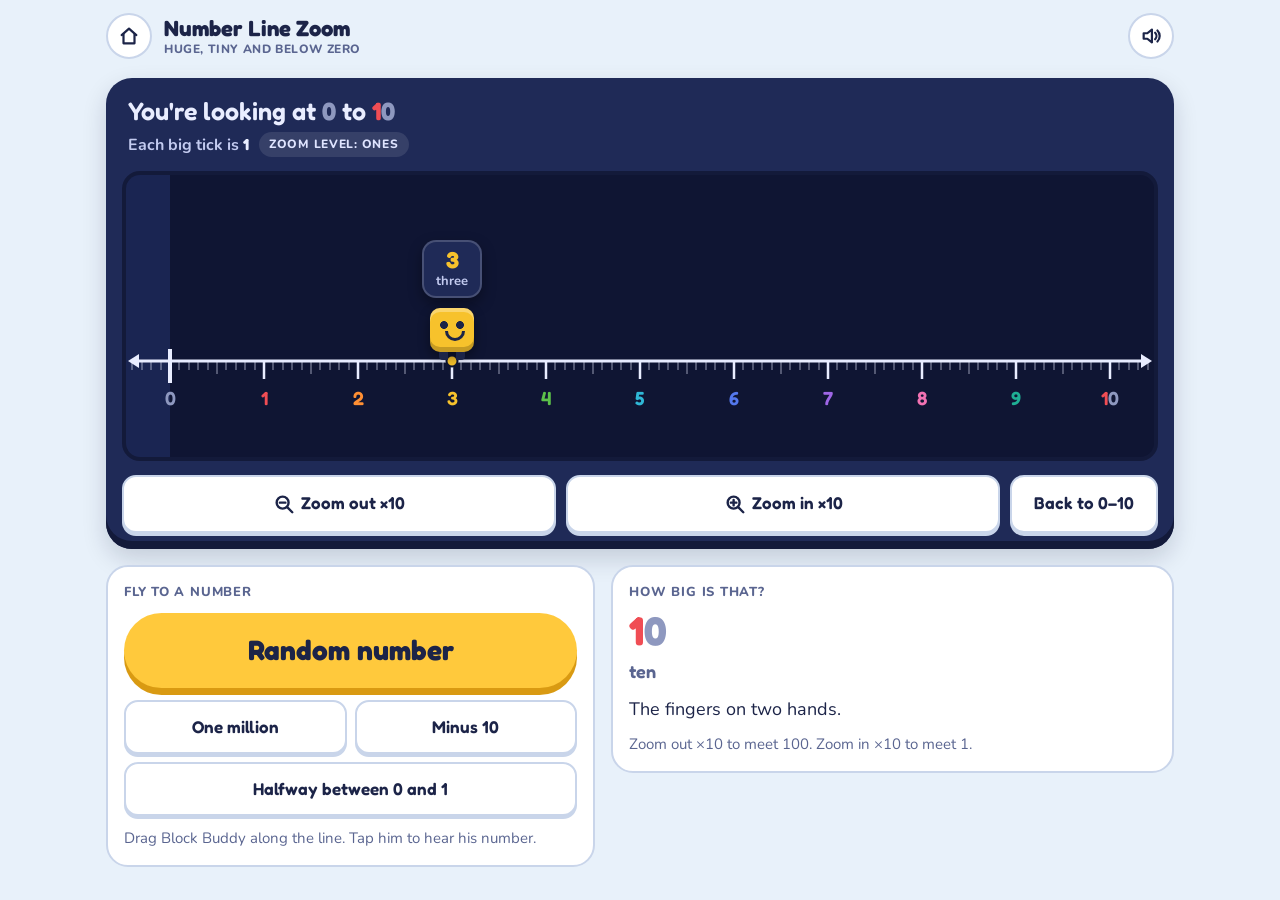
<file: zoom.html>
<!doctype html>
<html lang="en">
<head>
<meta charset="utf-8">
<meta name="viewport" content="width=device-width, initial-scale=1, viewport-fit=cover">
<meta name="apple-mobile-web-app-capable" content="yes">
<meta name="mobile-web-app-capable" content="yes">
<meta name="theme-color" content="#1f2a57">
<link rel="apple-touch-icon" href="icon-180.png">
<link rel="manifest" href="manifest.webmanifest">
<link rel="icon" type="image/png" href="icon-192.png">
<title>Number Line Zoom · Number Lab</title>
<link rel="preconnect" href="https://fonts.googleapis.com">
<link rel="preconnect" href="https://fonts.gstatic.com" crossorigin>
<link rel="stylesheet" href="https://fonts.googleapis.com/css2?family=Fredoka:wght@500;600;700&family=Nunito:wght@500;700;800&display=swap">
<link rel="stylesheet" href="shared/app.css">
<style>
  .zoom-machine { display: grid; gap: 12px; padding: 12px; }
  @media (min-width: 560px) { .zoom-machine { padding: 16px; gap: 14px; } }

  /* readout above the line */
  .readout { display: grid; gap: 6px; padding: 2px 6px 0; min-width: 0; }
  .ro-range { font-family: var(--font-display); font-weight: 600; font-size: 21px; line-height: 30px; height: 30px; white-space: nowrap; overflow: hidden; }
  .ro-range .nl-digits { font-weight: 700; }
  .ro-step { display: flex; flex-wrap: wrap; align-items: center; gap: 6px 10px; font-weight: 700; font-size: 15px; color: #c3cbf0; }
  .ro-step b { font-family: var(--font-display); font-weight: 700; color: var(--window-fg); font-variant-numeric: tabular-nums; }
  .ro-step > span:first-child { flex-basis: 100%; }
  .ro-chip { font-weight: 800; font-size: 12px; letter-spacing: 0.06em; text-transform: uppercase; padding: 4px 10px; border-radius: 999px; background: rgba(255, 255, 255, 0.1); color: #dfe4ff; }
  @media (min-width: 560px) { .ro-range { font-size: 25px; } .ro-step { font-size: 16px; } .ro-step > span:first-child { flex-basis: auto; } }

  /* the number line stage */
  .stage { position: relative; padding: 0; height: 236px; overflow: hidden; touch-action: none; user-select: none; -webkit-user-select: none; cursor: grab; }
  .stage.grabbing { cursor: grabbing; }
  .stage canvas { position: absolute; left: 0; top: 0; width: 100%; height: 100%; display: block; }
  @media (min-width: 560px) { .stage { height: 290px; } }

  /* Block Buddy */
  .buddy { position: absolute; left: 0; top: 0; width: 52px; height: 54px; padding: 0; border: 0; background: none; color: inherit;
    touch-action: none; cursor: grab; will-change: transform; z-index: 3; -webkit-user-select: none; user-select: none; }
  .buddy:focus-visible { outline: none; }
  .buddy:focus-visible .bod .cube { outline: 3px solid var(--focus); outline-offset: 3px; }
  .bod { position: absolute; inset: 0; }
  .cube { position: absolute; left: 4px; top: 0; width: 44px; height: 44px; border-radius: 10px; background: var(--c, var(--d3));
    box-shadow: inset 0 -5px 0 rgba(0, 0, 0, 0.2), inset 0 4px 0 rgba(255, 255, 255, 0.3), 0 5px 12px rgba(0, 0, 0, 0.4); transition: background-color 0.15s; }
  .cube::before { /* eyes, same as the shared cube face */
    content: ""; position: absolute; left: 10px; right: 10px; top: 13px; height: 8px;
    background: radial-gradient(circle at 4px 4px, #1c2448 3.6px, transparent 4.2px), radial-gradient(circle at calc(100% - 4px) 4px, #1c2448 3.6px, transparent 4.2px); }
  .cube::after { /* smile */
    content: ""; position: absolute; left: 15px; width: 14px; top: 23px; height: 7px; border: 3px solid #1c2448; border-top: 0; border-radius: 0 0 10px 10px; }
  .feet { position: absolute; left: 13px; right: 13px; top: 44px; height: 8px;
    background: linear-gradient(90deg, #1c2448 0 9px, transparent 9px calc(100% - 9px), #1c2448 calc(100% - 9px)); border-radius: 0 0 4px 4px; }
  .buddy.away { visibility: hidden; }

  .tag { position: absolute; left: 0; top: 0; z-index: 2; pointer-events: none; text-align: center;
    background: var(--machine); color: var(--window-fg); border: 2px solid rgba(255, 255, 255, 0.18); border-radius: 14px;
    padding: 5px 12px 6px; max-width: min(300px, calc(100% - 8px)); box-shadow: 0 6px 14px rgba(0, 0, 0, 0.35); will-change: transform; }
  .tag b { display: block; font-family: var(--font-display); font-weight: 700; font-size: 23px; line-height: 1.15; font-variant-numeric: tabular-nums; white-space: nowrap; }
  .tag small { display: block; font-weight: 700; font-size: 13px; line-height: 1.25; color: #c3cbf0; }
  .tag small:empty { display: none; }
  .tag.away { visibility: hidden; }

  /* "Buddy is over there" chip at the edge */
  .edge { position: absolute; top: 12px; z-index: 4; min-height: 46px; display: flex; align-items: center; gap: 8px;
    padding: 6px 14px; border-radius: 999px; background: var(--machine); color: var(--window-fg); border: 2px solid rgba(255, 255, 255, 0.22);
    font-family: var(--font-display); font-weight: 600; font-size: 16px; max-width: calc(100% - 16px); }
  .edge.left { left: 8px; } .edge.right { right: 8px; flex-direction: row-reverse; }
  .edge svg { width: 18px; height: 18px; flex: none; fill: none; stroke: currentColor; stroke-width: 3; stroke-linecap: round; stroke-linejoin: round; }
  .edge i { flex: none; width: 18px; height: 18px; border-radius: 5px; background: var(--c); box-shadow: inset 0 -2px 0 rgba(0, 0, 0, 0.2); }
  .edge span { white-space: nowrap; overflow: hidden; text-overflow: ellipsis; }

  /* random number roll */
  .roll { position: absolute; left: 50%; top: 12px; transform: translateX(-50%); z-index: 5; pointer-events: none; text-align: center;
    background: var(--machine); border: 3px solid var(--button); border-radius: 18px; padding: 6px 20px 8px; box-shadow: 0 8px 20px rgba(0, 0, 0, 0.4); }
  .roll small { display: block; white-space: nowrap; font-weight: 800; font-size: 12px; letter-spacing: 0.08em; text-transform: uppercase; color: #c3cbf0; }
  .roll .nl-num { display: block; font-size: 38px; line-height: 1.1; white-space: nowrap; }

  /* zoom controls */
  .zoom-row { display: grid; grid-template-columns: 1fr 1fr; gap: 10px; }
  .zoom-row .nl-btn { color: var(--fg); min-height: 58px; font-size: 17px; display: flex; align-items: center; justify-content: center; gap: 6px; padding: 8px; white-space: nowrap; }
  .zoom-row .nl-btn svg { width: 22px; height: 22px; flex: none; fill: none; stroke: currentColor; stroke-width: 2.6; stroke-linecap: round; }
  #home { grid-column: 1 / -1; min-height: 50px; }
  @media (min-width: 560px) { .zoom-row { grid-template-columns: 1fr 1fr auto; } #home { grid-column: auto; min-height: 58px; padding-inline: 22px; } }

  /* lower area */
  .lower { display: grid; gap: 16px; }
  @media (min-width: 820px) { .lower { grid-template-columns: 1fr 1.15fr; align-items: start; } }
  .jumps { display: grid; gap: 12px; }
  .jumps .nl-big { width: 100%; }
  .jumps .nl-seg { display: grid; grid-template-columns: 1fr 1fr; }
  .jumps .nl-seg .nl-btn { min-height: 54px; }
  #jHalf { grid-column: 1 / -1; }
  .jumps p { margin: 0; font-size: 15px; }

  .facts { display: grid; gap: 8px; }
  .facts h2 { font-size: 26px; }
  .fact-num { font-size: 40px; line-height: 1.05; overflow-wrap: anywhere; }
  .fact-name { font-family: var(--font-display); font-weight: 600; font-size: 18px; color: var(--muted); }
  .fact-text { margin: 4px 0 0; font-size: 18px; line-height: 1.45; }
  .fact-next { margin: 4px 0 0; font-size: 15px; }
  .facts ul { margin: 2px 0 0; padding-left: 20px; display: grid; gap: 8px; font-size: 17px; }
  .facts .neg-num { font-family: var(--font-display); font-weight: 700; }
</style>
</head>
<body>
<div class="nl-app">
  <header class="nl-top">
    <a class="nl-round" href="./" aria-label="Back to Number Lab"><svg viewBox="0 0 24 24" aria-hidden="true"><path d="M4 11l8-7 8 7"/><path d="M6 10v10h12V10"/></svg></a>
    <h1>Number Line Zoom<small>Huge, tiny and below zero</small></h1>
    <button class="nl-round nl-sound" aria-label="Sound"></button>
  </header>

  <section class="nl-machine zoom-machine" aria-label="Number line">
    <div class="readout">
      <div class="ro-range" id="roRange">You're looking at <span id="roA" class="nl-num">0</span> to <span id="roB" class="nl-num">10</span></div>
      <div class="ro-step"><span>Each big tick is <b id="roStep">1</b></span><span class="ro-chip" id="roUnit">Zoom level: ones</span></div>
    </div>

    <div class="stage nl-window" id="stage" tabindex="0" aria-label="Number line. Drag to slide it, pinch or use the zoom buttons to zoom. Arrow keys slide, plus and minus zoom.">
      <canvas id="line" aria-hidden="true"></canvas>
      <div class="tag" id="tag" aria-hidden="true"><b id="tagNum"></b><small id="tagWords"></small></div>
      <button class="buddy" id="buddy" type="button" aria-label="Block Buddy">
        <span class="bod" id="bod"><span class="cube" id="cube"></span><span class="feet"></span></span>
      </button>
      <button class="edge" id="edge" type="button" hidden></button>
      <div class="roll" id="roll" hidden><small>Random number</small><span class="nl-num" id="rollNum"></span></div>
    </div>

    <div class="zoom-row">
      <button class="nl-btn" id="zoomOut" type="button"><svg viewBox="0 0 24 24" aria-hidden="true"><circle cx="10.5" cy="10.5" r="6.5"/><path d="M15.5 15.5L21 21M7.5 10.5h6"/></svg>Zoom out ×10</button>
      <button class="nl-btn" id="zoomIn" type="button"><svg viewBox="0 0 24 24" aria-hidden="true"><circle cx="10.5" cy="10.5" r="6.5"/><path d="M15.5 15.5L21 21M7.5 10.5h6M10.5 7.5v6"/></svg>Zoom in ×10</button>
      <button class="nl-btn" id="home" type="button">Back to 0–10</button>
    </div>
  </section>

  <div class="lower">
    <section class="nl-card jumps" aria-label="Fly to a number">
      <div class="nl-label">Fly to a number</div>
      <button class="nl-big" id="jRandom" type="button">Random number</button>
      <div class="nl-seg">
        <button class="nl-btn" id="jMillion" type="button">One million</button>
        <button class="nl-btn" id="jMinus" type="button">Minus 10</button>
        <button class="nl-btn" id="jHalf" type="button">Halfway between 0 and 1</button>
      </div>
      <p class="nl-muted">Drag Block Buddy along the line. Tap him to hear his number.</p>
    </section>

    <section class="nl-card facts" id="facts" aria-live="polite"></section>
  </div>
  <div class="nl-sr" id="live" aria-live="polite"></div>
</div>
<script src="shared/app.js"></script>
<script>
(() => {
  "use strict";
  const $ = (id) => document.getElementById(id);
  const stage = $("stage"), cv = $("line"), g = cv.getContext("2d");
  const buddyEl = $("buddy"), bod = $("bod"), cube = $("cube"), tagEl = $("tag"), tagNum = $("tagNum"), tagWords = $("tagWords");
  const edgeEl = $("edge"), rollEl = $("roll"), rollNum = $("rollNum");
  const btnOut = $("zoomOut"), btnIn = $("zoomIn");

  // ---------- camera: center value and visible width (in number units) ----------
  const HOME = { c: 5, w: 10 };
  const WMAX = 1e12, WMIN = 0.001, CMAX = 1.2e12;
  const view = { c: HOME.c, w: HOME.w };
  const clamp = (x, a, b) => Math.min(b, Math.max(a, x));
  // Far from zero, doubles can't place tiny ticks precisely, so the closest zoom depends on where you are.
  const wMinAt = (c) => Math.max(WMIN, Math.abs(c) * 1e-9);
  const clampView = () => { view.c = clamp(view.c, -CMAX, CMAX); view.w = clamp(view.w, wMinAt(view.c), WMAX); };

  let W = 320, H = 228, dpr = 1, LY = 150, FS = 15, PAD = 30;
  // view.w is the span shown between the side paddings, so the ends of 0–10 never touch the frame
  const PPU = () => (W - 2 * PAD) / view.w;
  const xToV = (x) => view.c + (x - W / 2) / PPU();
  const vToX = (v) => W / 2 + (v - view.c) * PPU();
  let cur = null;          // label step chosen in the last draw
  let flying = false, busy = false;
  let buddy = { N: 3n, e: 0 };   // exact value = N × 10^e (e <= 0)

  // ---------- exact number formatting ----------
  const commas = (s) => s.replace(/\B(?=(\d{3})+(?!\d))/g, ",");
  /** N × 10^e as text with commas; decimals keep only the digits they need (0.010 → 0.01). */
  function fmtExact(N, e, minus = "−") {
    const neg = N < 0n, a = neg ? -N : N;
    let s;
    if (e >= 0) s = commas((a * 10n ** BigInt(e)).toString());
    else {
      const d = -e, str = a.toString().padStart(d + 1, "0");
      const fp = str.slice(-d).replace(/0+$/, "");
      s = commas(str.slice(0, -d)) + (fp ? "." + fp : "");
    }
    return (neg && a !== 0n ? minus : "") + s;
  }
  const norm = (N, e) => { while (e < 0 && N % 10n === 0n) { N /= 10n; e++; } while (e > 0) { N *= 10n; e--; } return { N, e }; };
  const valOf = (b) => (b.e === 0 ? Number(b.N) : Number(b.N) / 10 ** -b.e);
  const isWhole = (b) => b.e === 0;

  const UNIT = { "-4": "ten-thousandths", "-3": "thousandths", "-2": "hundredths", "-1": "tenths", 0: "ones", 1: "tens", 2: "hundreds",
    3: "thousands", 4: "ten thousands", 5: "hundred thousands", 6: "millions", 7: "ten millions", 8: "hundred millions",
    9: "billions", 10: "ten billions", 11: "hundred billions", 12: "trillions" };

  // ---------- "How big is that?" facts: one checkable comparison per power of ten ----------
  const COUNT = "Counting one number every second, without ever stopping,";
  const FACTS = {
    "-3": ["one thousandth", "One millimeter is a thousandth of a meter. A meter stick has 1,000 of them."],
    "-2": ["one hundredth", "One penny is a hundredth of a dollar. It takes 100 pennies to make one dollar."],
    "-1": ["one tenth", "Cut a pizza into 10 equal slices. One slice is a tenth of the pizza."],
    0: ["one", "One nose on your face. Between 0 and 1 there are tenths, hundredths and more hiding. Zoom in to find them."],
    1: ["ten", "The fingers on two hands."],
    2: ["one hundred", "100 pennies make one dollar."],
    3: ["one thousand", "1,000 meters make one kilometer. A grown-up can walk that far in about 12 minutes."],
    4: ["ten thousand", "10,000 days is about 27 years. Someone who is 5 years old has lived about 1,800 days."],
    5: ["one hundred thousand", "100,000 seconds is about 28 hours. That is a little more than one whole day."],
    6: ["one million", `${COUNT} you would reach 1,000,000 in about 11 and a half days.`],
    7: ["ten million", `${COUNT} you would reach 10,000,000 in about 116 days. That is almost 4 months.`],
    8: ["one hundred million", `${COUNT} you would reach 100,000,000 in a little more than 3 years.`],
    9: ["one billion", `${COUNT} you would reach 1,000,000,000 in almost 32 years.`],
    10: ["ten billion", `${COUNT} you would reach 10,000,000,000 in about 317 years.`],
    11: ["one hundred billion", `${COUNT} you would reach 100,000,000,000 in about 3,170 years.`],
    12: ["one trillion", `${COUNT} you would reach 1,000,000,000,000 in about 31,700 years.`],
  };

  // ---------- colors and canvas text ----------
  let COL = {};
  function readColors() {
    const cs = getComputedStyle(document.documentElement);
    const v = (n) => cs.getPropertyValue(n).trim();
    COL = { fg: v("--window-fg") || "#e9edff", digits: [0, 1, 2, 3, 4, 5, 6, 7, 8, 9].map((d) => v(`--d${d}`)),
      minor: "rgba(233, 237, 255, 0.42)", punct: "rgba(233, 237, 255, 0.72)", neg: "rgba(84, 120, 237, 0.17)", negText: "rgba(180, 196, 255, 0.62)" };
  }
  const widths = new Map();
  const font = () => `600 ${FS}px Fredoka, Nunito, ui-rounded, sans-serif`;
  function charW(ch) {
    let w = widths.get(ch);
    if (w === undefined) {
      g.font = font(); w = g.measureText(ch).width;
      if (ch === "−") w *= 0.72;   // the minus glyph carries wide side bearings; tuck the digits in closer
      widths.set(ch, w);
    }
    return w;
  }
  const textW = (s) => { let w = 0; for (const ch of s) w += charW(ch); return w; };
  function drawColored(s, x, y) {
    g.font = font();
    for (const ch of s) {
      g.fillStyle = ch >= "0" && ch <= "9" ? COL.digits[ch] : COL.punct;
      g.fillText(ch, ch === "−" ? x - charW(ch) * 0.2 : x, y);
      x += charW(ch);
    }
  }

  // ---------- choosing tick spacing so labels never overlap ----------
  const MS = [1, 2, 5], GAP = 8;
  const fmtTick = (k, m, e) => fmtExact(BigInt(k) * BigInt(m), e);
  /** Lay out labels the way draw() does (edge labels slide inward); true if every label fits with a gap. */
  /** Where a label starts, or null when its tick is too close to the frame to carry one. */
  const labelX = (x, tw) => (x < PAD * 0.5 || x > W - PAD * 0.5 ? null : clamp(x - tw / 2, 3, W - 3 - tw));
  function labelsFit(k0, k1, m, e, step, left, ppu) {
    let prevRight = -Infinity;
    for (let k = k0; k <= k1; k++) {
      const tw = textW(fmtTick(k, m, e)), lx = labelX((k * step - left) * ppu, tw);
      if (lx === null) continue;
      if (lx < prevRight + GAP) return false;
      prevRight = lx + tw;
    }
    return true;
  }
  function chooseStep(left, right, ppu) {
    const raw = (right - left) / 60, minSpace = Math.min(70, W / 14);   // wide screens get calmer spacing
    let e = Math.floor(Math.log10(raw)), mi = 0, last = null;
    for (let guard = 0; guard < 60; guard++) {
      const m = MS[mi], step = m * 10 ** e;
      if (step >= raw && step * ppu >= minSpace) {
        const k0 = Math.ceil(left / step), k1 = Math.floor(right / step);
        last = { m, e, step, k0, k1 };
        if (k1 - k0 < 1 || labelsFit(k0, k1, m, e, step, left, ppu)) return last;
      }
      if (++mi === 3) { mi = 0; e++; }
    }
    return last;
  }
  // which finer ticks fit between the big ones
  const MINOR_DIV = { 1: [10, 5, 2], 2: [4, 2], 5: [10, 5] };

  // ---------- drawing ----------
  let rafId = 0, shown = {};
  const schedule = () => { if (!rafId) rafId = requestAnimationFrame(frame); };
  const snap = (x) => Math.round(x * dpr) / dpr;

  function draw() {
    const ppu = PPU(), left = xToV(0), right = xToV(W);
    const X = vToX;
    g.setTransform(dpr, 0, 0, dpr, 0, 0);
    g.clearRect(0, 0, W, H);
    g.textBaseline = "alphabetic";

    // below zero gets a cool tint
    const x0 = X(0);
    if (x0 > 0) {
      const xr = Math.min(W, x0);
      g.fillStyle = COL.neg; g.fillRect(0, 0, xr, H);
      if (xr > 130) {
        g.font = `700 13px Nunito, sans-serif`; g.fillStyle = COL.negText;
        g.fillText("BELOW ZERO", Math.max(10, xr - 104), H - 12);
      }
    }

    const st = chooseStep(left, right, ppu);
    cur = st;

    // minor ticks
    const div = MINOR_DIV[st.m].find((d) => (st.step / d) * ppu >= 7);
    if (div) {
      const ms = st.step / div;
      const j0 = Math.ceil(left / ms), j1 = Math.floor(right / ms);
      g.strokeStyle = COL.minor; g.lineWidth = 1.5; g.beginPath();
      for (let j = j0; j <= j1 && j - j0 < 3000; j++) {
        if (j % div === 0) continue;
        const half = div % 2 === 0 && j % (div / 2) === 0;
        const x = snap(X(j * ms));
        g.moveTo(x, LY); g.lineTo(x, LY + (half ? 13 : 9));
      }
      g.stroke();
    }

    // the line itself, with arrows: it keeps going both ways
    g.strokeStyle = COL.fg; g.fillStyle = COL.fg; g.lineWidth = 3; g.lineCap = "round";
    g.beginPath(); g.moveTo(8, LY); g.lineTo(W - 8, LY); g.stroke();
    g.beginPath(); g.moveTo(W - 2, LY); g.lineTo(W - 13, LY - 7); g.lineTo(W - 13, LY + 7); g.closePath(); g.fill();
    g.beginPath(); g.moveTo(2, LY); g.lineTo(13, LY - 7); g.lineTo(13, LY + 7); g.closePath(); g.fill();
    g.lineCap = "butt";

    // big ticks and their labels
    let prevRight = -Infinity;
    const ly = LY + 24 + FS * 1.05;
    g.lineWidth = 2.5; g.strokeStyle = COL.fg;
    for (let k = st.k0; k <= st.k1; k++) {
      const x = snap(X(k * st.step));
      g.beginPath();
      if (k === 0) { g.lineWidth = 4; g.moveTo(x, LY - 12); g.lineTo(x, LY + 22); g.stroke(); g.lineWidth = 2.5; }
      else { g.moveTo(x, LY); g.lineTo(x, LY + 18); g.stroke(); }
      const t = fmtTick(k, st.m, st.e), tw = textW(t);
      const lx = labelX(x, tw);
      if (lx === null || lx < prevRight + 8) continue;
      drawColored(t, lx, ly);
      prevRight = lx + tw;
    }

    // Block Buddy
    const bv = valOf(buddy), bx = X(bv);
    const onScreen = bx >= 0 && bx <= W;
    if (onScreen && !flying) {
      g.beginPath(); g.arc(bx, LY, 5.5, 0, Math.PI * 2);
      g.fillStyle = buddyColorHex(); g.fill(); g.lineWidth = 2; g.strokeStyle = "#0f1533"; g.stroke();
    }
    buddyEl.classList.toggle("away", !onScreen || flying);
    tagEl.classList.toggle("away", !onScreen || flying);
    if (onScreen) {
      buddyEl.style.transform = `translate(${bx - 26}px, ${LY - 53}px)`;
      const tw = tagEl.offsetWidth, th = tagEl.offsetHeight;
      tagEl.style.transform = `translate(${clamp(bx - tw / 2, 4, W - tw - 4)}px, ${Math.max(4, LY - 53 - 10 - th)}px)`;
    }
    const edgeSide = flying || onScreen ? "" : bx < 0 ? "left" : "right";
    if (edgeSide !== shown.edge) { shown.edge = edgeSide; paintEdge(); }

    // readout, buttons and facts only change their DOM when something changed
    // the visible range: the padded edges, rounded to the place value of a big tick
    const roundTo = (v) => fmtExact(BigInt(Math.round(st.e >= 0 ? v / 10 ** st.e : v * 10 ** -st.e)), st.e);
    const a = roundTo(xToV(PAD)), b = roundTo(xToV(W - PAD));
    if (a !== shown.a || b !== shown.b) {
      shown.a = a; shown.b = b;
      NL.colorDigits($("roA"), a); NL.colorDigits($("roB"), b);
      fitRange();
      stage.setAttribute("aria-label", `Number line from ${a} to ${b}. Drag to slide it. Arrow keys slide, plus and minus zoom.`);
    }
    const stepTxt = fmtExact(BigInt(st.m), st.e);
    if (stepTxt !== shown.step) {
      shown.step = stepTxt;
      $("roStep").textContent = stepTxt;
      $("roUnit").textContent = "Zoom level: " + (UNIT[st.e] ?? "");
    }
    const tw = zoomTargetW();
    btnOut.disabled = tw * 10 > WMAX * 1.001;
    btnIn.disabled = tw / 10 < wMinAt(view.c) * 0.999;
    const key = view.c < 0 ? "neg" : String(clamp(Math.floor(Math.log10(view.w) + 1e-9), -3, 12));
    if (key !== shown.fact) { shown.fact = key; renderFacts(key); }
  }

  /** Keep "You're looking at A to B" on one line by shrinking it a little for giant numbers. */
  function fitRange() {
    const el = $("roRange");
    el.style.fontSize = "";
    const base = parseFloat(getComputedStyle(el).fontSize);
    if (el.scrollWidth > el.clientWidth + 1) el.style.fontSize = Math.max(12, Math.floor(base * el.clientWidth / el.scrollWidth)) + "px";
  }

  // ---------- Buddy ----------
  const buddyText = () => fmtExact(buddy.N, buddy.e);
  const lastDigit = () => { const m = buddyText().match(/(\d)[^\d]*$/); return m ? m[1] : "0"; };
  const buddyColorHex = () => COL.digits[lastDigit()];
  function paintBuddy() {
    const t = buddyText();
    cube.style.setProperty("--c", NL.digitVar(lastDigit()));
    NL.colorDigits(tagNum, t);
    tagWords.textContent = isWhole(buddy) ? NL.words(buddy.N) : "";
    buddyEl.setAttribute("aria-label", `Block Buddy is at ${t}. Tap to hear the number. Arrow keys move him.`);
    if (shown.edge) paintEdge();
  }
  function setBuddy(N, e) {
    const nb = norm(N, e);
    const changed = nb.N !== buddy.N || nb.e !== buddy.e;
    buddy = nb;
    if (changed) paintBuddy();
    return changed;
  }
  function paintEdge() {
    const side = shown.edge;
    edgeEl.hidden = !side;
    if (!side) return;
    edgeEl.className = "edge " + side;
    const arrow = side === "left" ? '<path d="M15 5l-7 7 7 7"/>' : '<path d="M9 5l7 7-7 7"/>';
    edgeEl.innerHTML = `<svg viewBox="0 0 24 24" aria-hidden="true">${arrow}</svg><i></i><span></span>`;
    edgeEl.querySelector("i").style.setProperty("--c", NL.digitVar(lastDigit()));
    NL.colorDigits(edgeEl.querySelector("span"), buddyText());
    edgeEl.setAttribute("aria-label", `Block Buddy is at ${buddyText()}. Fly to him.`);
  }
  function speakBuddy() {
    if (isWhole(buddy)) NL.sayNumber(Number(buddy.N));
    else NL.sayText(fmtExact(buddy.N, buddy.e, "-").replace(/,/g, ""));
  }
  function hop() {
    if (NL.calm()) return;
    bod.animate([{ transform: "translateY(0)" }, { transform: "translateY(-14px)", offset: 0.4 }, { transform: "translateY(0)" }], { duration: 320, easing: "ease-out" });
  }
  function dropIn() {
    if (NL.calm()) return;
    bod.animate([{ transform: "translateY(-70px)", opacity: 0 }, { transform: "translateY(0)", opacity: 1, offset: 0.6 }, { transform: "translateY(-8px)", offset: 0.8 }, { transform: "translateY(0)" }], { duration: 520, easing: "ease-in" });
    tagEl.animate([{ opacity: 0 }, { opacity: 0, offset: 0.5 }, { opacity: 1 }], { duration: 520 });
  }
  /** Put Buddy at screen x, rounded to the current zoom precision (the place value of a big tick). */
  function buddyToX(x) {
    const q = cur ? cur.e : 0;
    const v = clamp(xToV(clamp(x, 0, W)), -CMAX, CMAX);
    const k = Math.round(q >= 0 ? v / 10 ** q : v * 10 ** -q);
    if (q >= 0) return setBuddy(BigInt(k) * 10n ** BigInt(q), 0);
    return setBuddy(BigInt(k), q);
  }

  let bdrag = null, suppressClick = false;
  buddyEl.addEventListener("pointerdown", (e) => {
    e.stopPropagation();
    if (flying) return;
    stopAnim();
    buddyEl.setPointerCapture(e.pointerId);
    bdrag = { id: e.pointerId, x0: e.clientX, moved: false };
  });
  buddyEl.addEventListener("pointermove", (e) => {
    if (!bdrag || e.pointerId !== bdrag.id) return;
    if (!bdrag.moved && Math.abs(e.clientX - bdrag.x0) > 6) { bdrag.moved = true; buddyEl.style.cursor = "grabbing"; }
    if (bdrag.moved) { if (buddyToX(localX(e))) NL.sfx.tick(); schedule(); }
  });
  const endBuddy = (e) => {
    if (!bdrag || e.pointerId !== bdrag.id) return;
    suppressClick = bdrag.moved; bdrag = null; buddyEl.style.cursor = "";
  };
  buddyEl.addEventListener("pointerup", endBuddy);
  buddyEl.addEventListener("pointercancel", endBuddy);
  buddyEl.addEventListener("click", () => {
    if (suppressClick) { suppressClick = false; return; }
    hop(); speakBuddy();
  });
  buddyEl.addEventListener("keydown", (e) => {
    if (e.key !== "ArrowLeft" && e.key !== "ArrowRight") return;
    e.preventDefault(); e.stopPropagation();
    // move by one unit of the current precision
    const q = cur ? cur.e : 0, d = e.key === "ArrowLeft" ? -1 : 1, v = valOf(buddy);
    const k = Math.round(q >= 0 ? v / 10 ** q : v * 10 ** -q) + d;
    if (q >= 0) setBuddy(BigInt(k) * 10n ** BigInt(q), 0); else setBuddy(BigInt(k), q);
    NL.sfx.tick();
    const bx = vToX(valOf(buddy));
    if (bx < 20 || bx > W - 20) view.c = valOf(buddy);
    clampView(); schedule();
  });
  edgeEl.addEventListener("click", () => { NL.sfx.pop(); flyTo(valOf(buddy), view.w); });

  // ---------- animations ----------
  let anim = null, inertia = null;
  const ease = (t) => (t < 0.5 ? 4 * t * t * t : 1 - (-2 * t + 2) ** 3 / 2);
  function stopAnim() {
    inertia = null;
    if (anim) { const a = anim; anim = null; a.res(false); }
  }
  function runAnim(spec) {
    stopAnim();
    return new Promise((res) => { anim = Object.assign(spec, { res, t0: performance.now() }); schedule(); });
  }
  function frame(now) {
    rafId = 0;
    if (anim) {
      const t = Math.min(1, (now - anim.t0) / anim.dur);
      anim.step(t);
      if (t >= 1) { const a = anim; anim = null; a.res(true); }
    }
    if (inertia) {
      const dt = Math.min(40, now - inertia.t); inertia.t = now;
      view.c -= (inertia.v * dt) / PPU();
      inertia.v *= Math.pow(0.94, dt / 16);
      clampView();
      if (Math.abs(inertia.v) < 0.02) inertia = null;
    }
    draw();
    if (anim || inertia) schedule();
  }
  const zoomTargetW = () => (anim && anim.kind === "zoom" ? anim.w1 : view.w);

  /** Smooth zoom-and-travel (van Wijk & Nuij): zooms out, travels, zooms back in. */
  function interpZoom(c0, w0, c1, w1) {
    const rho = Math.SQRT2, dx = c1 - c0, d1 = Math.abs(dx);
    if (d1 < 1e-9 * Math.max(w0, w1)) {
      const S = Math.log(w1 / w0) / rho;
      const f = (t) => (t >= 1 ? [c1, w1] : [c0 + t * dx, w0 * Math.exp(rho * t * S)]);
      f.S = Math.abs(S); return f;
    }
    const b0 = (w1 * w1 - w0 * w0 + 4 * d1 * d1) / (4 * w0 * d1);
    const b1 = (w1 * w1 - w0 * w0 - 4 * d1 * d1) / (4 * w1 * d1);
    const r0 = -Math.asinh(b0), r1 = -Math.asinh(b1), S = (r1 - r0) / rho;
    const ch0 = Math.cosh(r0), sh0 = Math.sinh(r0);
    const f = (t) => {
      if (t >= 1) return [c1, w1];
      const s = t * S, u = (w0 / (2 * d1)) * (ch0 * Math.tanh(rho * s + r0) - sh0);
      return [c0 + u * dx, (w0 * ch0) / Math.cosh(rho * s + r0)];
    };
    f.S = S; return f;
  }
  function flyTo(c1, w1, kind = "fly") {
    const zi = interpZoom(view.c, view.w, c1, w1);
    const dur = NL.calm() ? 650 : clamp(650 + zi.S * 260, 900, 2600);
    return runAnim({ kind, dur, step(t) { const [c, w] = zi(ease(t)); view.c = c; view.w = w; } });
  }
  function zoomBy(f) {
    const chained = anim && anim.kind === "zoom";
    let a, fa;
    if (chained) { a = anim.a; fa = anim.fa; }
    else {
      // keep zero still if it is on screen, otherwise zoom around the middle
      const zx = vToX(0);
      if (zx >= 0 && zx <= W) { a = 0; fa = (0 - (view.c - view.w / 2)) / view.w; } else { a = view.c; fa = 0.5; }
    }
    const base = zoomTargetW();
    const w1 = clamp(base * f, wMinAt(a + (0.5 - fa) * base * f), WMAX);
    if (Math.abs(w1 - base) / base < 1e-9) { NL.sfx.soft(); return; }
    if (f > 1) { NL.tone(NL.midi(67), 0.14, 0.07); NL.tone(NL.midi(60), 0.22, 0.07, "sine", 0.08); }
    else { NL.tone(NL.midi(60), 0.14, 0.07); NL.tone(NL.midi(67), 0.22, 0.07, "sine", 0.08); }
    const lw0 = Math.log(view.w), lw1 = Math.log(w1);
    runAnim({ kind: "zoom", a, fa, w1, dur: NL.calm() ? 250 : 600,
      step(t) { const w = t >= 1 ? w1 : Math.exp(lw0 + (lw1 - lw0) * ease(t)); view.w = w; view.c = a + (0.5 - fa) * w; } });
  }
  btnOut.addEventListener("click", () => zoomBy(10));
  btnIn.addEventListener("click", () => zoomBy(0.1));
  $("home").addEventListener("click", () => { NL.sfx.pop(); flyTo(HOME.c, HOME.w); });

  // ---------- panning, pinching, wheel ----------
  const localX = (e) => e.clientX - cv.getBoundingClientRect().left;
  const pts = new Map();
  let gest = null, vel = { v: 0, t: 0, x: 0 };
  function startGesture() {
    const p = [...pts.values()];
    if (p.length === 1) gest = { type: "pan", x0: p[0].x, c0: view.c, ppu: PPU() };
    else if (p.length >= 2) {
      const m = (p[0].x + p[1].x) / 2, d = Math.max(20, Math.hypot(p[0].x - p[1].x, p[0].y - p[1].y));
      gest = { type: "pinch", d0: d, w0: view.w, vm: xToV(m) };
    } else gest = null;
  }
  stage.addEventListener("pointerdown", (e) => {
    if (e.target !== stage && e.target !== cv) return;
    stopAnim();
    stage.setPointerCapture(e.pointerId);
    pts.set(e.pointerId, { x: localX(e), y: e.clientY });
    vel = { v: 0, t: performance.now(), x: localX(e) };
    stage.classList.add("grabbing");
    startGesture();
  });
  stage.addEventListener("pointermove", (e) => {
    if (!pts.has(e.pointerId)) return;
    pts.set(e.pointerId, { x: localX(e), y: e.clientY });
    if (!gest) return;
    const p = [...pts.values()];
    if (gest.type === "pan") {
      view.c = gest.c0 - (p[0].x - gest.x0) / gest.ppu;
      const now = performance.now(), dt = Math.max(1, now - vel.t);
      vel.v = 0.7 * ((p[0].x - vel.x) / dt) + 0.3 * vel.v; vel.t = now; vel.x = p[0].x;
    } else {
      const m = (p[0].x + p[1].x) / 2, d = Math.max(20, Math.hypot(p[0].x - p[1].x, p[0].y - p[1].y));
      view.w = clamp(gest.w0 * gest.d0 / d, wMinAt(gest.vm), WMAX);
      view.c = gest.vm - (m - W / 2) / PPU();
    }
    clampView(); schedule();
  });
  const endPointer = (e) => {
    if (!pts.has(e.pointerId)) return;
    const wasPan = gest && gest.type === "pan" && pts.size === 1;
    pts.delete(e.pointerId);
    if (pts.size === 0) {
      stage.classList.remove("grabbing");
      gest = null;
      if (wasPan && !NL.calm() && performance.now() - vel.t < 80 && Math.abs(vel.v) > 0.25) { inertia = { v: vel.v, t: performance.now() }; schedule(); }
    } else startGesture();
  };
  stage.addEventListener("pointerup", endPointer);
  stage.addEventListener("pointercancel", endPointer);

  function zoomAt(x, f) {
    const vm = xToV(x);
    view.w = clamp(view.w * f, wMinAt(vm), WMAX);
    view.c = vm - (x - W / 2) / PPU();
    clampView(); schedule();
  }
  stage.addEventListener("wheel", (e) => {
    e.preventDefault(); stopAnim();
    const unit = e.deltaMode === 1 ? 16 : e.deltaMode === 2 ? 400 : 1;
    if (!e.ctrlKey && Math.abs(e.deltaX) > Math.abs(e.deltaY)) { view.c += (e.deltaX * unit) / PPU(); clampView(); schedule(); }
    else zoomAt(localX(e), Math.exp(e.deltaY * unit * (e.ctrlKey ? 0.01 : 0.002)));
  }, { passive: false });
  stage.addEventListener("keydown", (e) => {
    if (e.target !== stage) return;
    if (e.key === "ArrowLeft" || e.key === "ArrowRight") { e.preventDefault(); stopAnim(); view.c += (e.key === "ArrowLeft" ? -0.1 : 0.1) * view.w; clampView(); schedule(); }
    else if (e.key === "+" || e.key === "=") { e.preventDefault(); zoomBy(0.1); }
    else if (e.key === "-" || e.key === "_") { e.preventDefault(); zoomBy(10); }
  });

  // ---------- jump buttons ----------
  const closeW = () => (W >= 600 ? 18 : 10);
  const live = (t) => { $("live").textContent = t; };
  const wait = (ms) => new Promise((r) => setTimeout(r, ms));
  async function jump(N, e, c, w, speak) {
    NL.sfx.whoosh();
    hop();
    await wait(NL.calm() ? 0 : 160);
    setBuddy(N, e);
    flying = true; schedule();
    live(`Flying to ${buddyText()}`);
    const ok = await flyTo(c, w);
    flying = false; draw();
    dropIn();
    if (ok) { NL.sfx.pop(); await wait(NL.calm() ? 150 : 420); speak(); }
    return ok;
  }
  async function guarded(fn) { if (busy) return; busy = true; try { await fn(); } finally { busy = false; } }

  $("jRandom").addEventListener("click", () => guarded(async () => {
    const n = NL.randInt(1000000);
    rollEl.hidden = false;
    const t0 = performance.now(), dur = NL.calm() ? 350 : 1100;
    let i = 0;
    while (performance.now() - t0 < dur) {
      NL.colorDigits(rollNum, NL.fmt(NL.randInt(1000000)));
      NL.sfx.blip(i++ % 8);
      await wait(NL.calm() ? 90 : 75 + i * 4);
    }
    NL.colorDigits(rollNum, NL.fmt(n));
    NL.sfx.chime();
    if (!NL.calm()) rollNum.animate([{ transform: "scale(0.6)" }, { transform: "scale(1.15)", offset: 0.6 }, { transform: "scale(1)" }], { duration: 380, easing: "ease-out" });
    await wait(NL.calm() ? 500 : 900);
    if (!NL.calm()) await rollEl.animate([{ opacity: 1, transform: "translateX(-50%)" }, { opacity: 0, transform: "translateX(-50%) scale(0.85)" }], { duration: 220 }).finished;
    rollEl.hidden = true;
    const ok = await jump(BigInt(n), 0, n, closeW(), () => NL.sayNumber(n));
    if (ok) NL.confetti(1800);
  }));
  $("jMillion").addEventListener("click", () => guarded(() => jump(1000000n, 0, 500000, 1e6, () => NL.sayNumber(1000000))));
  $("jHalf").addEventListener("click", () => guarded(() => jump(5n, -1, 0.5, 1, () => NL.sayText("One half. Zero point five."))));
  $("jMinus").addEventListener("click", () => guarded(() => jump(-10n, 0, -5, 10, () => NL.sayNumber(-10))));

  // ---------- "How big is that?" card ----------
  const factsEl = $("facts");
  function renderFacts(key) {
    factsEl.textContent = "";
    const el = (tag, cls, text) => { const x = document.createElement(tag); if (cls) x.className = cls; if (text) x.textContent = text; factsEl.appendChild(x); return x; };
    if (key === "neg") {
      el("div", "nl-label", "How big is that?");
      el("h2", "", "Below zero");
      const p = el("p", "fact-text");
      p.append("Numbers less than zero are called negative numbers. We write them with a minus sign. ");
      const n = document.createElement("span"); n.className = "neg-num"; NL.colorDigits(n, "−10"); p.append(n, " is ten steps to the left of 0.");
      const ul = el("ul");
      [["Temperature. ", "Water freezes at 0 degrees Celsius. On a very cold winter day it can be −10 degrees: ten degrees below zero."],
       ["Buildings. ", "In some buildings, floor −1 is one floor below the ground floor, and floor −2 is two floors below."]]
        .forEach(([h, t]) => { const li = document.createElement("li"); const b = document.createElement("b"); b.textContent = h; li.append(b, t); ul.appendChild(li); });
      return;
    }
    const p = Number(key), [name, text] = FACTS[p];
    el("div", "nl-label", "How big is that?");
    NL.colorDigits(el("div", "nl-num fact-num"), fmtExact(1n, p));
    el("div", "fact-name", name);
    el("p", "fact-text", text);
    const next = p >= 12 ? "This is as far as the line zooms out." : p <= -3 ? "This is as far as the line zooms in."
      : `Zoom out ×10 to meet ${fmtExact(1n, p + 1)}. Zoom in ×10 to meet ${fmtExact(1n, p - 1)}.`;
    el("p", "fact-next nl-muted", next);
  }

  // ---------- size, fonts, theme ----------
  function resize() {
    const w = stage.clientWidth, h = stage.clientHeight;
    if (!w || !h) return;
    W = w; H = h; dpr = Math.min(3, window.devicePixelRatio || 1);
    cv.width = Math.round(W * dpr); cv.height = Math.round(H * dpr);
    FS = W >= 560 ? 19 : 15;
    PAD = W >= 560 ? 44 : 26;
    LY = H - (W >= 560 ? 96 : 82);
    widths.clear();
    draw();
    fitRange();
  }
  readColors();
  paintBuddy();
  new ResizeObserver(resize).observe(stage);
  window.addEventListener("resize", resize);
  matchMedia("(prefers-color-scheme: dark)").addEventListener("change", () => { readColors(); schedule(); });
  if (document.fonts) {
    const refit = () => { widths.clear(); fitRange(); schedule(); };
    document.fonts.load(`600 15px Fredoka`).then(refit).catch(() => {});
    document.fonts.addEventListener("loadingdone", refit);
  }
  resize();
})();
</script>
</body>
</html>
</file>
<file: shared/app.css>
/* Number Lab shared design system. Every game page links this file.
   Look: pale sky page, white cards, dark-navy "machine" panels where colored digits glow,
   one sunny-yellow primary button per screen. Digits always use the same color (1 red, 2 orange ...). */
:root {
  --bg: #e8f1fa;
  --surface: #ffffff;
  --surface-2: #f3f8fd;
  --fg: #1c2448;
  --muted: #5a6590;
  --line: #c9d5ea;
  --machine: #1f2a57;
  --machine-edge: #131a3a;
  --window: #0f1533;
  --window-fg: #e9edff;
  --button: #ffc93c;
  --button-edge: #d99a12;
  --button-fg: #1c2448;
  --good: #2f9e6e;
  --focus: #5478ed;
  --d0: #8e98bf; --d1: #f04d54; --d2: #ff8f33; --d3: #f7c22c; --d4: #5cc14a;
  --d5: #2fb7d6; --d6: #5478ed; --d7: #9e66e6; --d8: #f272b3; --d9: #1fae94;
  --radius: 22px;
  --font-display: "Fredoka", "Nunito", ui-rounded, "Arial Rounded MT Bold", system-ui, sans-serif;
  --font-body: "Nunito", ui-rounded, system-ui, -apple-system, "Segoe UI", sans-serif;
  color-scheme: light;
}
@media (prefers-color-scheme: dark) {
  :root {
    --bg: #0e1430; --surface: #182044; --surface-2: #1d2752; --fg: #eef1ff; --muted: #a2abd4; --line: #2c3766;
    --machine: #27336a; --machine-edge: #0a0f26; --window: #090d22; --window-fg: #e9edff;
    --button: #ffc93c; --button-edge: #b47d0a; --button-fg: #1c2448; --good: #4cc792; --focus: #8aa4ff;
    color-scheme: dark;
  }
}

* { box-sizing: border-box; }
[hidden] { display: none !important; }
html { -webkit-text-size-adjust: 100%; }
body {
  margin: 0; min-height: 100vh; min-height: 100dvh;
  background: var(--bg); color: var(--fg); font-family: var(--font-body); font-size: 16px; line-height: 1.4;
  -webkit-tap-highlight-color: transparent;
  padding-top: env(safe-area-inset-top, 0px); padding-bottom: env(safe-area-inset-bottom, 0px);
}
button, input, select { font: inherit; color: inherit; }
button { cursor: pointer; touch-action: manipulation; }
:focus-visible { outline: 3px solid var(--focus); outline-offset: 3px; }
h1, h2, h3 { font-family: var(--font-display); font-weight: 700; line-height: 1.1; margin: 0; text-wrap: balance; }

.nl-app {
  max-width: 1100px; margin: 0 auto;
  padding-left: max(16px, env(safe-area-inset-left, 0px));
  padding-right: max(16px, env(safe-area-inset-right, 0px));
  padding-block: 10px 28px;
  display: grid; gap: 16px; align-content: start;
}

/* top bar: Home button, page title, sound button */
.nl-top { display: flex; align-items: center; gap: 12px; min-height: 52px; }
.nl-top h1 { flex: 1; min-width: 0; font-size: 22px; }
.nl-top h1 small { display: block; font-family: var(--font-body); font-size: 12px; font-weight: 800; letter-spacing: 0.05em; text-transform: uppercase; color: var(--muted); margin-top: 2px; }
.nl-round {
  flex: none; width: 46px; height: 46px; border-radius: 50%; border: 2px solid var(--line); background: var(--surface);
  display: grid; place-items: center; text-decoration: none; color: var(--fg);
}
.nl-round svg { width: 22px; height: 22px; fill: none; stroke: currentColor; stroke-width: 2.4; stroke-linecap: round; stroke-linejoin: round; }
.nl-round[aria-pressed="false"] { color: var(--muted); }

/* surfaces */
.nl-card { background: var(--surface); border: 2px solid var(--line); border-radius: var(--radius); padding: 16px; min-width: 0; }
.nl-machine {
  background: var(--machine); color: var(--window-fg); border-radius: 26px; padding: 14px;
  box-shadow: inset 0 -8px 0 var(--machine-edge), 0 10px 24px rgba(10, 16, 50, 0.16);
}
.nl-window { background: var(--window); color: var(--window-fg); border-radius: 18px; border: 4px solid var(--machine-edge); padding: 10px 14px; }

/* buttons */
.nl-btn {
  border: 2px solid var(--line); background: var(--surface); border-radius: 14px; padding: 10px 16px;
  font-family: var(--font-display); font-weight: 600; font-size: 17px; line-height: 1.1;
  box-shadow: 0 3px 0 var(--line); transition: transform 0.05s, box-shadow 0.05s;
}
.nl-btn:active:not([disabled]) { transform: translateY(3px); box-shadow: 0 0 0 var(--line); }
.nl-btn[disabled] { opacity: 0.45; cursor: default; }
.nl-btn[aria-pressed="true"] { background: var(--fg); color: var(--surface); border-color: var(--fg); box-shadow: 0 3px 0 var(--muted); }
.nl-big {
  border: none; border-radius: 999px; padding: 18px 30px; min-height: 72px;
  background: var(--button); color: var(--button-fg); font-family: var(--font-display); font-weight: 700; font-size: 28px;
  box-shadow: 0 7px 0 var(--button-edge); transition: transform 0.06s, box-shadow 0.06s; user-select: none; -webkit-user-select: none;
}
.nl-big:active:not([disabled]) { transform: translateY(5px); box-shadow: 0 2px 0 var(--button-edge); }
.nl-big[disabled] { opacity: 0.6; cursor: default; }
.nl-seg { display: flex; flex-wrap: wrap; gap: 8px; }

/* chips + text */
.nl-chip { display: inline-block; font-family: var(--font-display); font-weight: 600; font-size: 16px; padding: 6px 12px; border-radius: 12px; background: var(--surface-2); border: 2px solid var(--line); }
.nl-chip.star { border-color: var(--d3); }
.nl-muted { color: var(--muted); }
.nl-label { font-weight: 800; font-size: 13px; letter-spacing: 0.06em; text-transform: uppercase; color: var(--muted); }
.nl-num { font-family: var(--font-display); font-weight: 700; font-variant-numeric: tabular-nums; }
.nl-sr { position: absolute; width: 1px; height: 1px; overflow: hidden; clip: rect(0 0 0 0); white-space: nowrap; }

/* place-value blocks (NL.blocks) */
.nl-blocks { display: flex; flex-wrap: wrap; gap: 14px 20px; align-items: flex-end; }
.nl-bgroup { display: grid; gap: 6px; justify-items: start; }
.nl-bcap { font-family: var(--font-display); font-weight: 600; font-size: 15px; }
.nl-flats { display: flex; flex-wrap: wrap; gap: 5px; max-width: 280px; }
.nl-flat { width: 60px; height: 60px; border-radius: 5px; background-color: var(--c);
  background-image: linear-gradient(rgba(0,0,0,.16) 1px, transparent 1px), linear-gradient(90deg, rgba(0,0,0,.16) 1px, transparent 1px);
  background-size: 6px 6px; box-shadow: inset 0 -3px 0 rgba(0,0,0,.18); }
.nl-rods { display: grid; gap: 4px; }
.nl-rod { display: grid; grid-template-columns: repeat(10, 13px); gap: 2px; padding: 2px; border-radius: 5px; background: rgba(0,0,0,.12); }
.nl-rod i { height: 13px; border-radius: 3px; background: var(--c); box-shadow: inset 0 -2px 0 rgba(0,0,0,.18); }
.nl-frame { display: grid; grid-template-columns: repeat(5, var(--cube, 34px)); grid-auto-rows: var(--cube, 34px); gap: 4px; }
.nl-slot { border-radius: 7px; border: 2px dashed var(--line); position: relative; }
.nl-slot.on { border: none; background: var(--c); box-shadow: inset 0 -4px 0 rgba(0,0,0,.18), inset 0 3px 0 rgba(255,255,255,.28); }
.nl-slot.on::after { content: ""; position: absolute; left: 22%; right: 22%; top: 32%; height: 5px;
  background: radial-gradient(circle at 3px 2.5px, #1c2448 2.4px, transparent 3px), radial-gradient(circle at calc(100% - 3px) 2.5px, #1c2448 2.4px, transparent 3px); }

/* colored digits: <span class="nl-digits">…</span> filled by NL.colorDigits */
.nl-digits span { color: var(--c); }

/* confetti canvas */
canvas.nl-confetti { position: fixed; inset: 0; width: 100%; height: 100%; pointer-events: none; z-index: 50; }

@media (prefers-reduced-motion: reduce) { * { animation-duration: 0.01ms !important; transition-duration: 0.01ms !important; } }
</file>
